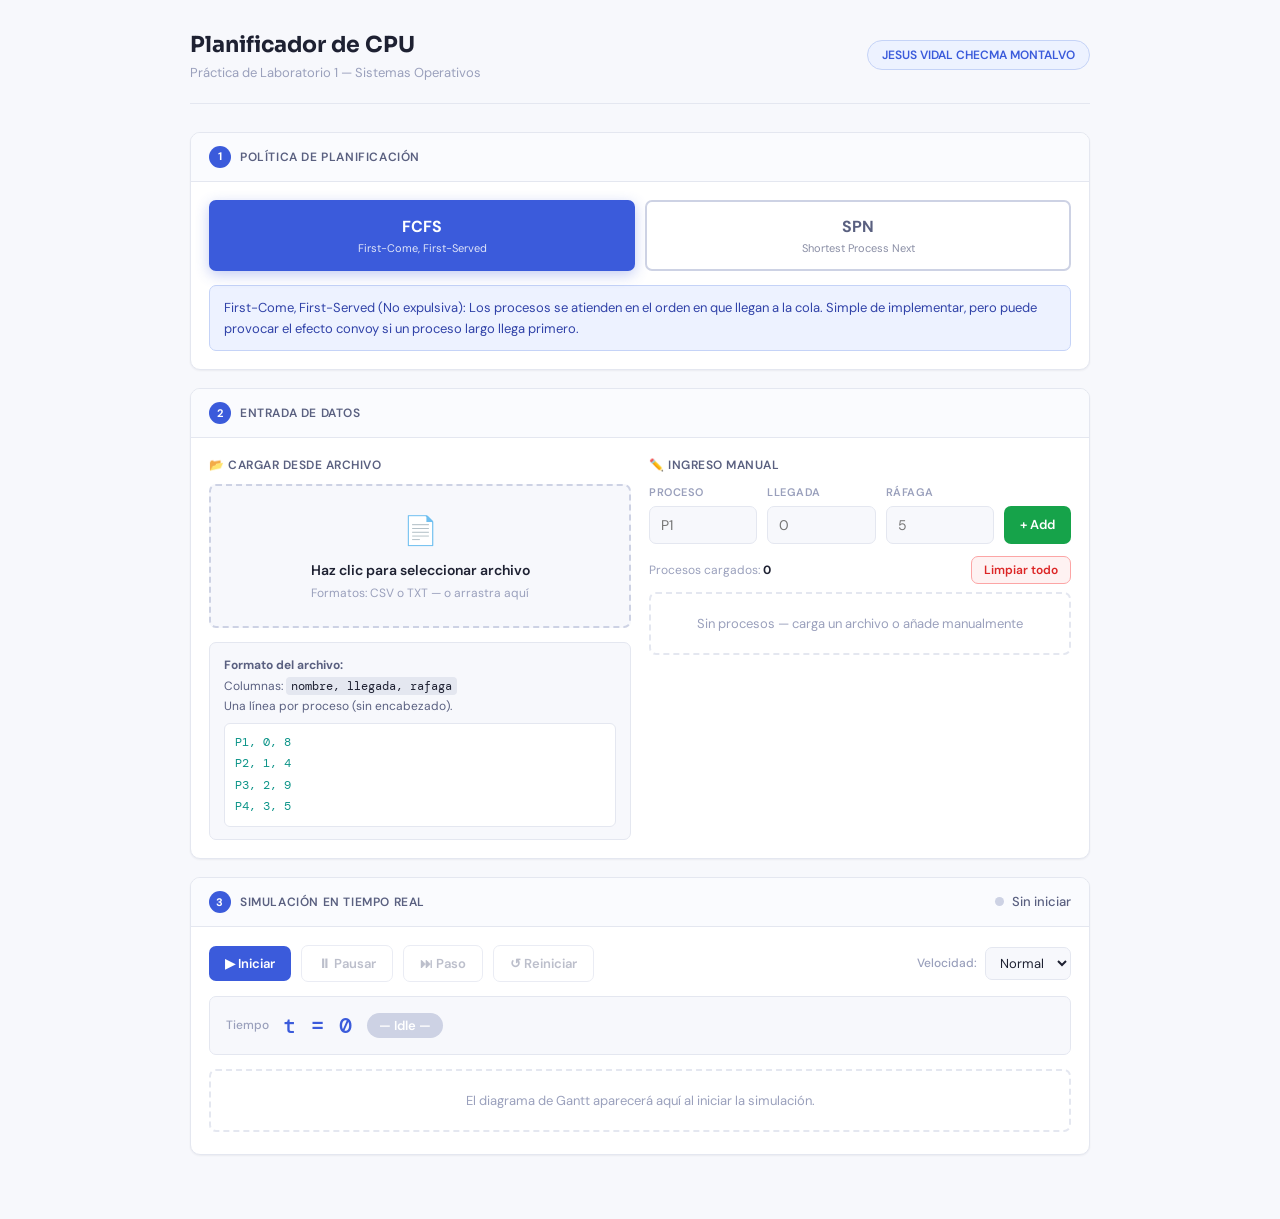
<file: index.html>
<!DOCTYPE html>
<html lang="es">
<head>
<meta charset="UTF-8">
<meta name="viewport" content="width=device-width, initial-scale=1.0">
<title>Práctica 1 — Planificador de CPU</title>
<link href="https://fonts.googleapis.com/css2?family=DM+Sans:ital,wght@0,300;0,400;0,500;0,600;1,400&family=DM+Mono:wght@400;500&family=Sora:wght@600;700&display=swap" rel="stylesheet">
<style>
:root {
  --bg:        #f7f8fc;
  --white:     #ffffff;
  --border:    #e4e7f0;
  --border2:   #cdd2e4;
  --text:      #1e2132;
  --text-mid:  #5a6080;
  --text-soft: #9aa0bc;
  --blue:      #3b5bdb;
  --blue-lt:   #edf2ff;
  --blue-dk:   #2f4ac0;
  --teal:      #0c9488;
  --teal-lt:   #f0fdfa;
  --green:     #16a34a;
  --green-lt:  #f0fdf4;
  --red:       #dc2626;
  --red-lt:    #fef2f2;
  --amber:     #b45309;
  --amber-lt:  #fffbeb;
  --shadow-xs: 0 1px 2px rgba(30,33,50,0.06);
  --shadow-sm: 0 2px 8px rgba(30,33,50,0.08), 0 1px 2px rgba(30,33,50,0.04);
  --shadow:    0 6px 24px rgba(30,33,50,0.10), 0 2px 6px rgba(30,33,50,0.05);
  --r:  10px;
  --r-sm: 7px;
}
*{margin:0;padding:0;box-sizing:border-box;}

body{
  font-family:'DM Sans',sans-serif;
  background:var(--bg);
  color:var(--text);
  min-height:100vh;
  padding:28px 16px 64px;
  line-height:1.5;
}

.topbar{
  max-width:900px;margin:0 auto 28px;
  display:flex;align-items:center;justify-content:space-between;
  padding-bottom:20px;border-bottom:1.5px solid var(--border);
}
.topbar-left h1{
  font-family:'Sora',sans-serif;font-size:22px;font-weight:700;
  color:var(--text);margin-bottom:2px;
}
.topbar-left p{font-size:13px;color:var(--text-soft);font-weight:400;}
.course-tag{
  background:var(--blue-lt);color:var(--blue);
  font-size:12px;font-weight:600;padding:5px 14px;
  border-radius:100px;border:1.5px solid #c5d3f7;
  white-space:nowrap;
}

.layout{max-width:900px;margin:0 auto;display:flex;flex-direction:column;gap:18px;}

.card{
  background:var(--white);border:1.5px solid var(--border);
  border-radius:var(--r);box-shadow:var(--shadow-xs);
  transition:box-shadow .2s;overflow:hidden;
}
.card:hover{box-shadow:var(--shadow-sm);}

.card-head{
  display:flex;align-items:center;justify-content:space-between;
  padding:13px 18px;border-bottom:1.5px solid var(--border);
  background:#fafbfe;
}
.card-title{
  display:flex;align-items:center;gap:9px;
  font-size:12px;font-weight:600;text-transform:uppercase;
  letter-spacing:.6px;color:var(--text-mid);
}
.step-badge{
  width:22px;height:22px;border-radius:50%;
  background:var(--blue);color:#fff;
  font-size:11px;font-weight:700;
  display:flex;align-items:center;justify-content:center;
  flex-shrink:0;
}
.card-body{padding:18px;}

.two-col{display:grid;grid-template-columns:1fr 1fr;gap:18px;}
@media(max-width:620px){.two-col{grid-template-columns:1fr;}}

.policy-grid{display:flex;gap:10px;margin-bottom:14px;}
.policy-btn{
  flex:1;padding:14px 10px;
  border:2px solid var(--border2);background:var(--white);
  color:var(--text-mid);font-family:'DM Sans',sans-serif;
  font-size:14px;font-weight:600;cursor:pointer;
  border-radius:var(--r-sm);transition:all .15s;
  display:flex;flex-direction:column;align-items:center;gap:4px;
}
.policy-btn .p-name{font-size:16px;font-weight:700;}
.policy-btn .p-sub{font-size:11px;font-weight:400;opacity:.7;}
.policy-btn:hover{border-color:var(--blue);color:var(--blue);background:var(--blue-lt);}
.policy-btn.active{
  border-color:var(--blue);background:var(--blue);color:#fff;
  box-shadow:0 4px 14px rgba(59,91,219,.3);
}
.policy-btn.active .p-sub{opacity:.85;}

.policy-desc{
  padding:11px 14px;background:var(--blue-lt);
  border:1.5px solid #c5d3f7;border-radius:var(--r-sm);
  font-size:13px;color:#3042a8;line-height:1.65;
}

.file-zone{
  border:2px dashed var(--border2);border-radius:var(--r-sm);
  padding:24px;text-align:center;cursor:pointer;
  transition:all .2s;background:var(--bg);
  display:block;
}
.file-zone:hover,.file-zone.drag{
  border-color:var(--blue);background:var(--blue-lt);
}
.file-icon{font-size:28px;margin-bottom:8px;}
.file-title{font-size:14px;font-weight:600;color:var(--text);margin-bottom:3px;}
.file-sub{font-size:12px;color:var(--text-soft);}
.file-name{
  margin-top:10px;font-size:12px;font-weight:600;
  color:var(--blue);background:var(--blue-lt);
  padding:4px 12px;border-radius:100px;display:inline-block;
}

.format-box{
  margin-top:14px;padding:12px 14px;background:var(--bg);
  border:1.5px solid var(--border);border-radius:var(--r-sm);
  font-size:12px;color:var(--text-mid);line-height:1.7;
}
.format-box code{
  font-family:'DM Mono',monospace;font-size:12px;
  background:var(--border);padding:1px 5px;border-radius:4px;
  color:var(--text);
}
.format-box .ex{
  font-family:'DM Mono',monospace;font-size:12px;
  background:var(--white);border:1.5px solid var(--border);
  border-radius:6px;padding:8px 10px;margin-top:6px;
  color:var(--teal);white-space:pre;line-height:1.8;display:block;
}

.manual-grid{
  display:grid;grid-template-columns:1fr 1fr 1fr auto;
  gap:10px;align-items:end;margin-bottom:12px;
}
.field label{
  display:block;font-size:11px;font-weight:600;
  text-transform:uppercase;letter-spacing:.5px;
  color:var(--text-soft);margin-bottom:5px;
}
.field input{
  width:100%;padding:9px 11px;background:var(--bg);
  border:1.5px solid var(--border);color:var(--text);
  font-family:'DM Sans',sans-serif;font-size:14px;
  border-radius:var(--r-sm);outline:none;
  transition:border-color .15s,background .15s;
}
.field input:focus{
  border-color:var(--blue);background:var(--white);
  box-shadow:0 0 0 3px rgba(59,91,219,.08);
}
.field input.err{border-color:var(--red);background:var(--red-lt);}

.btn{
  display:inline-flex;align-items:center;gap:7px;
  padding:9px 16px;border:none;cursor:pointer;
  font-family:'DM Sans',sans-serif;font-size:13px;font-weight:600;
  border-radius:var(--r-sm);transition:all .15s;
}
.btn-green{background:var(--green);color:#fff;}
.btn-green:hover{background:#15803d;transform:translateY(-1px);box-shadow:0 4px 12px rgba(22,163,74,.3);}
.btn-blue{background:var(--blue);color:#fff;}
.btn-blue:hover{background:var(--blue-dk);transform:translateY(-1px);box-shadow:0 4px 14px rgba(59,91,219,.35);}
.btn-outline{background:var(--white);color:var(--text-mid);border:1.5px solid var(--border2);}
.btn-outline:hover{border-color:var(--blue);color:var(--blue);background:var(--blue-lt);}
.btn-red-soft{background:var(--red-lt);color:var(--red);border:1.5px solid #fca5a5;}
.btn-red-soft:hover{background:#fee2e2;}
.btn:active{transform:translateY(0);}
.btn:disabled{opacity:.4;cursor:default;transform:none !important;}

.proc-list{display:flex;flex-direction:column;gap:5px;}
.proc-row{
  display:grid;grid-template-columns:44px 1fr 1fr auto;
  align-items:center;gap:8px;padding:9px 13px;
  background:var(--bg);border:1.5px solid var(--border);
  border-radius:var(--r-sm);animation:slideIn .2s ease;
}
@keyframes slideIn{from{opacity:0;transform:translateY(-4px)}to{opacity:1;transform:translateY(0)}}
.proc-badge{
  padding:3px 0;border-radius:5px;font-weight:700;
  font-size:13px;text-align:center;color:#fff;
}
.proc-kv{font-size:13px;color:var(--text-mid);}
.proc-kv b{color:var(--text);font-weight:600;margin-left:4px;}
.btn-del{
  width:26px;height:26px;border:1.5px solid var(--border2);
  background:var(--white);color:var(--text-soft);border-radius:6px;
  cursor:pointer;font-size:15px;display:flex;align-items:center;justify-content:center;
  transition:all .15s;
}
.btn-del:hover{background:var(--red-lt);border-color:var(--red);color:var(--red);}

.empty-hint{
  padding:20px;text-align:center;color:var(--text-soft);font-size:13px;
  border:2px dashed var(--border);border-radius:var(--r-sm);
}

.sim-controls{
  display:flex;align-items:center;gap:10px;flex-wrap:wrap;
}
.speed-group{
  display:flex;align-items:center;gap:8px;margin-left:auto;
}
.speed-label{font-size:12px;color:var(--text-soft);font-weight:500;}
.speed-select{
  padding:6px 10px;background:var(--bg);border:1.5px solid var(--border);
  color:var(--text);font-family:'DM Sans',sans-serif;font-size:13px;
  border-radius:var(--r-sm);outline:none;cursor:pointer;
}
.speed-select:focus{border-color:var(--blue);}

.sim-status{
  display:flex;align-items:center;gap:8px;
  font-size:13px;color:var(--text-mid);font-weight:500;
}
.status-dot{
  width:9px;height:9px;border-radius:50%;background:var(--border2);
  transition:background .3s;
}
.status-dot.running{background:var(--green);animation:pulse-dot 1s ease-in-out infinite;}
.status-dot.done{background:var(--blue);}
@keyframes pulse-dot{0%,100%{transform:scale(1)}50%{transform:scale(1.3)}}

.clock-row{
  display:flex;align-items:center;gap:14px;
  padding:12px 16px;background:var(--bg);
  border:1.5px solid var(--border);border-radius:var(--r-sm);
  margin-bottom:14px;
}
.clock-label{font-size:12px;color:var(--text-soft);font-weight:500;}
.clock-val{
  font-family:'DM Mono',monospace;font-size:22px;
  font-weight:500;color:var(--blue);letter-spacing:1px;
}
.clock-running-proc{
  font-size:13px;font-weight:600;
  padding:3px 12px;border-radius:100px;color:#fff;
  transition:background .3s;
}
.queue-chips{display:flex;gap:6px;flex-wrap:wrap;margin-left:auto;}
.q-chip{
  padding:3px 10px;border-radius:100px;font-size:11px;
  font-weight:600;background:var(--border);color:var(--text-mid);
  border:1.5px solid var(--border2);
}

.gantt-outer{overflow-x:auto;padding-bottom:4px;}
.gantt-inner-wrap{min-width:560px;}

.gantt-row{
  display:flex;align-items:center;gap:10px;
  margin-bottom:7px;animation:fadeUp .3s ease both;
}
@keyframes fadeUp{from{opacity:0;transform:translateY(5px)}to{opacity:1;transform:translateY(0)}}

.g-label{
  width:42px;text-align:right;flex-shrink:0;
  font-family:'DM Mono',monospace;font-size:12px;
  font-weight:500;color:var(--text-mid);
}
.g-track{
  flex:1;height:36px;background:var(--bg);
  border:1.5px solid var(--border);border-radius:7px;
  position:relative;overflow:visible;
}
.g-block{
  position:absolute;top:3px;bottom:3px;border-radius:5px;
  display:flex;align-items:center;justify-content:center;
  font-family:'DM Mono',monospace;font-size:11px;font-weight:500;
  color:#fff;cursor:default;transition:filter .15s,transform .15s;
  overflow:hidden;
}
.g-block:hover{filter:brightness(1.12);transform:scaleY(1.1);z-index:5;}

/* Animated fill for live blocks */
.g-block.live{
  animation:growBlock .35s cubic-bezier(.34,1.56,.64,1) both;
  transform-origin:left;
}
@keyframes growBlock{from{transform:scaleX(0);opacity:0}to{transform:scaleX(1);opacity:1}}

.g-block .g-tip{
  display:none;position:absolute;
  bottom:calc(100% + 7px);left:50%;transform:translateX(-50%);
  background:var(--text);color:#fff;font-size:11px;
  padding:5px 10px;border-radius:6px;white-space:nowrap;
  z-index:30;pointer-events:none;box-shadow:var(--shadow-sm);
}
.g-block .g-tip::after{
  content:'';position:absolute;top:100%;left:50%;transform:translateX(-50%);
  border:5px solid transparent;border-top-color:var(--text);
}
.g-block:hover .g-tip{display:block;}

.g-idle{
  position:absolute;top:3px;bottom:3px;border-radius:5px;
  background:repeating-linear-gradient(45deg,transparent,transparent 4px,rgba(0,0,0,.04) 4px,rgba(0,0,0,.04) 8px);
  border:1.5px dashed var(--border2);display:flex;align-items:center;
  justify-content:center;font-size:10px;color:var(--text-soft);
}

/* CPU bar */
.g-cpu-track{
  flex:1;height:22px;background:var(--bg);
  border:1.5px solid var(--border);border-radius:5px;
  position:relative;overflow:hidden;
}

/* Ruler */
.g-ruler{position:relative;height:18px;margin-left:52px;}
.r-tick{
  position:absolute;transform:translateX(-50%);
  font-family:'DM Mono',monospace;font-size:10px;color:var(--text-soft);
}

/* ── Stats ── */
.stats-grid{
  display:grid;grid-template-columns:repeat(auto-fit,minmax(120px,1fr));
  gap:10px;margin-bottom:14px;
}
.stat-card{
  background:var(--bg);border:1.5px solid var(--border);
  border-radius:var(--r-sm);padding:14px 12px;text-align:center;
}
.stat-card.highlight{background:var(--blue-lt);border-color:#c5d3f7;}
.stat-lbl{font-size:11px;font-weight:600;text-transform:uppercase;letter-spacing:.5px;color:var(--text-soft);margin-bottom:5px;}
.stat-val{font-family:'DM Mono',monospace;font-size:22px;font-weight:500;color:var(--blue);line-height:1;}
.stat-unit{font-size:11px;color:var(--text-soft);margin-top:3px;}

.util-row{display:flex;align-items:center;gap:12px;}
.util-lbl{font-size:12px;color:var(--text-soft);font-weight:500;width:115px;flex-shrink:0;}
.util-track{flex:1;height:9px;background:var(--border);border-radius:100px;overflow:hidden;}
.util-fill{height:100%;background:linear-gradient(90deg,var(--blue),#748ffc);border-radius:100px;transition:width .8s cubic-bezier(.34,1.56,.64,1);}
.util-pct{font-family:'DM Mono',monospace;font-size:13px;font-weight:500;color:var(--blue);width:42px;text-align:right;}

/* ── Results table ── */
.rtable{width:100%;border-collapse:collapse;font-size:13px;}
.rtable th{
  padding:10px 14px;font-size:11px;font-weight:600;
  text-transform:uppercase;letter-spacing:.5px;color:var(--text-soft);
  background:#fafbfe;border-bottom:1.5px solid var(--border);
  text-align:left;white-space:nowrap;
}
.rtable th.num,.rtable td.num{text-align:right;font-family:'DM Mono',monospace;}
.rtable td{padding:11px 14px;border-bottom:1px solid var(--border);color:var(--text);}
.rtable tr:last-child td{border-bottom:none;}
.rtable tr:hover td{background:var(--bg);}
.rtable tr.avg-row td{
  background:#fafbfe;font-weight:600;color:var(--blue);
  border-top:2px solid var(--border);
}
.proc-chip{
  display:inline-flex;align-items:center;gap:6px;
  padding:3px 11px 3px 8px;border-radius:100px;
  font-weight:700;font-size:13px;color:#fff;
}
.chip-dot{width:8px;height:8px;border-radius:50%;background:rgba(255,255,255,.5);}

/* ── Validation msgs ── */
.msg{
  padding:10px 14px;border-radius:var(--r-sm);font-size:13px;
  margin-bottom:10px;display:none;
}
.msg.show{display:flex;align-items:center;gap:8px;}
.msg-warn{background:var(--amber-lt);border:1.5px solid #fcd34d;color:var(--amber);}
.msg-err{background:var(--red-lt);border:1.5px solid #fca5a5;color:var(--red);}
.msg-ok{background:var(--green-lt);border:1.5px solid #86efac;color:var(--green);}

/* ── Divider ── */
hr.div{border:none;border-top:1.5px solid var(--border);margin:6px 0;}

.hidden{display:none!important;}
</style>
</head>
<body>

<div class="topbar">
  <div class="topbar-left">
    <h1>Planificador de CPU</h1>
    <p>Práctica de Laboratorio 1 — Sistemas Operativos</p>
  </div>
  <span class="course-tag">JESUS VIDAL CHECMA MONTALVO</span>
</div>

<div class="layout">

  <!-- ① Política -->
  <div class="card">
    <div class="card-head">
      <div class="card-title"><span class="step-badge">1</span>Política de Planificación</div>
    </div>
    <div class="card-body">
      <div class="policy-grid">
        <button class="policy-btn active" onclick="seleccionarPolitica('FCFS')" id="btn-FCFS">
          <span class="p-name">FCFS</span>
          <span class="p-sub">First-Come, First-Served</span>
        </button>
        <button class="policy-btn" onclick="seleccionarPolitica('SPN')" id="btn-SPN">
          <span class="p-name">SPN</span>
          <span class="p-sub">Shortest Process Next</span>
        </button>
      </div>
      <div class="policy-desc" id="policy-desc"></div>
    </div>
  </div>

  <!-- ② Entrada -->
  <div class="card">
    <div class="card-head">
      <div class="card-title"><span class="step-badge">2</span>Entrada de Datos</div>
    </div>
    <div class="card-body">
      <div class="two-col">

        <!-- Archivo -->
        <div>
          <p style="font-size:12px;font-weight:600;color:var(--text-mid);text-transform:uppercase;letter-spacing:.5px;margin-bottom:10px;">📂 Cargar desde archivo</p>
          <input type="file" id="file-input" accept=".csv,.txt" style="display:none" onchange="cargarArchivo(event)">
          <label class="file-zone" id="file-zone" for="file-input">
            <div class="file-icon">📄</div>
            <div class="file-title">Haz clic para seleccionar archivo</div>
            <div class="file-sub">Formatos: CSV o TXT — o arrastra aquí</div>
            <div class="file-name hidden" id="file-name-display"></div>
          </label>
          <div class="format-box">
            <strong>Formato del archivo:</strong><br>
            Columnas: <code>nombre, llegada, rafaga</code><br>
            Una línea por proceso (sin encabezado).<br>
            <span class="ex">P1, 0, 8
P2, 1, 4
P3, 2, 9
P4, 3, 5</span>
          </div>
        </div>

        <!-- Manual -->
        <div>
          <p style="font-size:12px;font-weight:600;color:var(--text-mid);text-transform:uppercase;letter-spacing:.5px;margin-bottom:10px;">✏️ Ingreso manual</p>
          <div class="manual-grid">
            <div class="field">
              <label>Proceso</label>
              <input type="text" id="procName" placeholder="P1" maxlength="4">
            </div>
            <div class="field">
              <label>Llegada</label>
              <input type="number" id="arrivalTime" placeholder="0" min="0">
            </div>
            <div class="field">
              <label>Ráfaga</label>
              <input type="number" id="cpuBurst" placeholder="5" min="1">
            </div>
            <button class="btn btn-green" onclick="anadirProceso()" style="height:38px">+ Add</button>
          </div>

          <div class="msg msg-warn" id="msg-warn">⚠ <span id="msg-warn-text"></span></div>
          <div class="msg msg-err"  id="msg-err">✕ <span id="msg-err-text"></span></div>
          <div class="msg msg-ok"   id="msg-ok">✓ <span id="msg-ok-text"></span></div>

          <div style="display:flex;justify-content:space-between;align-items:center;margin-bottom:8px;">
            <span style="font-size:12px;color:var(--text-soft)">Procesos cargados: <b id="proc-count" style="color:var(--text)">0</b></span>
            <button class="btn btn-red-soft" style="padding:5px 12px;font-size:12px" onclick="limpiarTodo()">Limpiar todo</button>
          </div>

          <div class="proc-list" id="proc-list"></div>
        </div>

      </div>
    </div>
  </div>

  <!-- ③ Simulación -->
  <div class="card">
    <div class="card-head">
      <div class="card-title"><span class="step-badge">3</span>Simulación en Tiempo Real</div>
      <div class="sim-status">
        <div class="status-dot" id="status-dot"></div>
        <span id="status-text">Sin iniciar</span>
      </div>
    </div>
    <div class="card-body">

      <div class="sim-controls" style="margin-bottom:14px;">
        <button class="btn btn-blue" onclick="iniciarSim()" id="btn-start">▶ Iniciar</button>
        <button class="btn btn-outline" onclick="pausarSim()" id="btn-pause" disabled>⏸ Pausar</button>
        <button class="btn btn-outline" onclick="avanzarPaso()" id="btn-step" disabled>⏭ Paso</button>
        <button class="btn btn-outline" onclick="reiniciarSim()" id="btn-reset" disabled>↺ Reiniciar</button>
        <div class="speed-group">
          <span class="speed-label">Velocidad:</span>
          <select class="speed-select" id="speed-select">
            <option value="1200">Lenta</option>
            <option value="700" selected>Normal</option>
            <option value="350">Rápida</option>
            <option value="100">Turbo</option>
          </select>
        </div>
      </div>

      <!-- Clock -->
      <div class="clock-row">
        <span class="clock-label">Tiempo</span>
        <span class="clock-val" id="clock">t = 0</span>
        <span class="clock-running-proc" id="running-proc" style="background:var(--border2)">— Idle —</span>
        <div class="queue-chips" id="queue-display"></div>
      </div>

      <!-- Gantt dinámico -->
      <div class="gantt-outer">
        <div class="gantt-inner-wrap" id="gantt-wrap">
          <div class="empty-hint" id="gantt-empty">El diagrama de Gantt aparecerá aquí al iniciar la simulación.</div>
        </div>
      </div>
    </div>
  </div>

  <!-- ④ Resultados -->
  <div class="card hidden" id="results-card">
    <div class="card-head">
      <div class="card-title"><span class="step-badge">4</span>Métricas y Resultados</div>
      <span id="results-algo-tag" style="font-size:12px;font-weight:600;color:var(--blue);background:var(--blue-lt);padding:4px 12px;border-radius:100px;border:1.5px solid #c5d3f7;"></span>
    </div>
    <div class="card-body">
      <div class="stats-grid" id="stats-grid"></div>
      <div class="util-row" style="margin-bottom:18px;">
        <span class="util-lbl">Utilización CPU</span>
        <div class="util-track"><div class="util-fill" id="util-fill" style="width:0%"></div></div>
        <span class="util-pct" id="util-pct">0%</span>
      </div>
      <hr class="div">
      <p style="font-size:12px;font-weight:600;text-transform:uppercase;letter-spacing:.5px;color:var(--text-soft);margin:14px 0 10px;">Detalle por proceso</p>
      <div style="overflow-x:auto">
        <table class="rtable" id="rtable"></table>
      </div>
    </div>
  </div>

</div><!-- /layout -->

<script>
/* VARIABLES GLOBALES */
const PALETA = ['#3b5bdb','#0c9488','#c2410c','#7c3aed','#15803d','#b45309','#db2777','#0369a1'];
let procesos  = [];
let mapaColores   = {};
let politica     = 'FCFS';

// Estado de la simulación
let lineaTiempoSim   = [];
let pasoSim       = 0;
let timerSim      = null;
let simEjecutando    = false;
let simPausado     = false;
let simTerminado       = false;

/* DESCRIPCIONES DE ALGORITMOS */
const DESC_POLITICA = {
  FCFS: "First-Come, First-Served (No expulsiva): Los procesos se atienden en el orden en que llegan a la cola. Simple de implementar, pero puede provocar el efecto convoy si un proceso largo llega primero.",
  SPN:  "Shortest Process Next (No expulsiva): Cuando la CPU queda libre, se selecciona el proceso disponible con menor ráfaga de CPU. Minimiza el tiempo promedio de espera, pero puede causar inanición en procesos largos.",
};

function seleccionarPolitica(p) {
  politica = p;
  document.querySelectorAll('.policy-btn').forEach(b => b.classList.remove('active'));
  document.getElementById('btn-' + p).classList.add('active');
  document.getElementById('policy-desc').textContent = DESC_POLITICA[p];
  reiniciarSim();
}

/* ENTRADA DE ARCHIVOS */
const zonaArchivo = document.getElementById('file-zone');
zonaArchivo.addEventListener('dragover', e => { e.preventDefault(); zonaArchivo.classList.add('drag'); });
zonaArchivo.addEventListener('dragleave', () => zonaArchivo.classList.remove('drag'));
zonaArchivo.addEventListener('drop', e => {
  e.preventDefault(); zonaArchivo.classList.remove('drag');
  const archivo = e.dataTransfer.files[0];
  if (archivo) analizarArchivo(archivo);
});

function cargarArchivo(evt) {
  const archivo = evt.target.files[0];
  if (archivo) analizarArchivo(archivo);
}

function analizarArchivo(archivo) {
  const ext = archivo.name.split('.').pop().toLowerCase();
  if (!['csv','txt'].includes(ext)) { mostrarMsg('err','Solo se aceptan archivos .csv o .txt'); return; }

  const lector = new FileReader();
  lector.onload = e => {
    const lineas = e.target.result.split(/\r?\n/).filter(l => l.trim() && !l.startsWith('#'));
    const parseados = [], errores = [];

    lineas.forEach((linea, i) => {
      const cols = linea.split(/,|;|\t/).map(c => c.trim());
      if (cols.length < 3) { errores.push(`Línea ${i+1}: faltan columnas`); return; }
      const nombre    = cols[0];
      const llegada = parseInt(cols[1]);
      const rafaga   = parseInt(cols[2]);
      if (!nombre)         { errores.push(`Línea ${i+1}: nombre inválido`); return; }
      if (isNaN(llegada)){ errores.push(`Línea ${i+1}: tiempo de llegada inválido`); return; }
      if (isNaN(rafaga)||rafaga<=0){ errores.push(`Línea ${i+1}: ráfaga inválida`); return; }
      if (procesos.find(p=>p.name===nombre)||parseados.find(p=>p.name===nombre)) { errores.push(`Línea ${i+1}: proceso "${nombre}" duplicado`); return; }
      parseados.push({ name: nombre, arrival: llegada, burst: rafaga });
    });

    if (errores.length) { mostrarMsg('warn', errores[0] + (errores.length>1?` (+${errores.length-1} más)`:'')); }
    if (parseados.length) {
      parseados.forEach(p => anadirALista(p));
      document.getElementById('file-name-display').textContent = `✓ ${archivo.name} — ${parseados.length} procesos`;
      document.getElementById('file-name-display').classList.remove('hidden');
      mostrarMsg('ok', `${parseados.length} proceso(s) cargados desde "${archivo.name}"`);
      reiniciarSim();
    }
  };
  lector.readAsText(archivo);
}

/* ENTRADA MANUAL */
function anadirProceso() {
  const nombreEl  = document.getElementById('procName');
  const llegadaEl   = document.getElementById('arrivalTime');
  const rafagaEl = document.getElementById('cpuBurst');

  const rawLlegada   = llegadaEl.value.trim();
  const rawRafaga = rafagaEl.value.trim();
  const llegada  = rawLlegada === '' ? 0 : parseInt(rawLlegada);
  const rafaga    = parseInt(rawRafaga);

  let nombre = nombreEl.value.trim();
  if (!nombre) {
    let n = procesos.length + 1;
    while (procesos.find(p => p.name === 'P' + n)) n++;
    nombre = 'P' + n;
  }

  if (isNaN(llegada) || llegada < 0) { errorCampo(llegadaEl, 'Tiempo de llegada inválido (debe ser ≥ 0)'); return; }
  if (isNaN(rafaga)   || rafaga <= 0)  { errorCampo(rafagaEl, 'Ráfaga inválida (debe ser > 0)'); return; }
  if (procesos.find(p => p.name === nombre)) { mostrarMsg('warn', `El proceso "${nombre}" ya existe, elige otro nombre`); nombreEl.value = ''; nombreEl.focus(); return; }

  anadirALista({ name: nombre, arrival: llegada, burst: rafaga });
  nombreEl.value = ''; llegadaEl.value = ''; rafagaEl.value = '';
  mostrarMsg('ok', `Proceso ${nombre} añadido (llegada=${llegada}, ráfaga=${rafaga})`);
  nombreEl.focus();
  reiniciarSim();
}

function anadirALista(p) {
  const color = PALETA[procesos.length % PALETA.length];
  procesos.push({ ...p, color });
  mapaColores[p.name] = color;
  mostrarLista();
}

function quitarProceso(i) {
  procesos.splice(i, 1);
  mapaColores = {};
  procesos.forEach((p,idx) => { p.color = PALETA[idx % PALETA.length]; mapaColores[p.name] = p.color; });
  mostrarLista();
  reiniciarSim();
}

function limpiarTodo() {
  procesos = []; mapaColores = {};
  mostrarLista(); reiniciarSim();
  document.getElementById('file-name-display').classList.add('hidden');
  document.getElementById('file-name-display').textContent = '';
}

function mostrarLista() {
  const el = document.getElementById('proc-list');
  document.getElementById('proc-count').textContent = procesos.length;
  if (!procesos.length) {
    el.innerHTML = '<div class="empty-hint">Sin procesos — carga un archivo o añade manualmente</div>';
    return;
  }
  el.innerHTML = procesos.map((p,i) => `
    <div class="proc-row" style="border-left:3px solid ${p.color}">
      <div class="proc-badge" style="background:${p.color}">${p.name}</div>
      <div class="proc-kv">Llegada <b>${p.arrival}</b></div>
      <div class="proc-kv">Ráfaga <b>${p.burst}</b></div>
      <button class="btn-del" onclick="quitarProceso(${i})">×</button>
    </div>
  `).join('');
}

/* ALGORITMOS DE PLANIFICACIÓN */
function calcularLineaTiempo(ps, pol) {
  if (pol === 'FCFS') return algoritmoFCFS(ps);
  return algoritmoSPN(ps);
}

function algoritmoFCFS(ps) {
  const ordenados = [...ps].sort((a,b) => a.arrival-b.arrival || a.name.localeCompare(b.name));
  let t=0, linea=[];
  for (const p of ordenados) {
    if (t < p.arrival) { linea.push({name:'IDLE',start:t,end:p.arrival}); t=p.arrival; }
    linea.push({name:p.name,start:t,end:t+p.burst}); t+=p.burst;
  }
  return linea;
}

function algoritmoSPN(ps) {
  let pendientes=[...ps].sort((a,b)=>a.arrival-b.arrival), t=0, linea=[];
  while (pendientes.length) {
    const disponibles = pendientes.filter(p=>p.arrival<=t);
    if (!disponibles.length) { linea.push({name:'IDLE',start:t,end:pendientes[0].arrival}); t=pendientes[0].arrival; continue; }
    disponibles.sort((a,b)=>a.burst-b.burst || a.arrival-b.arrival || a.name.localeCompare(b.name));
    const proc=disponibles[0];
    linea.push({name:proc.name,start:t,end:t+proc.burst}); t+=proc.burst;
    pendientes=pendientes.filter(p=>p!==proc);
  }
  return linea;
}

/* MOTOR DE SIMULACIÓN */
function iniciarSim() {
  if (!procesos.length) { mostrarMsg('warn','Añade al menos un proceso antes de simular'); return; }
  if (simEjecutando && !simPausado) return;

  if (!lineaTiempoSim.length) {
    lineaTiempoSim = calcularLineaTiempo(procesos, politica);
    pasoSim     = 0;
    inicializarGantt();
  }

  simEjecutando = true; simPausado = false; simTerminado = false;
  cambiarEstado('running','Simulando...');
  configurarControles(true);
  pulso();
}

function pulso() {
  if (!simEjecutando || simPausado) return;
  if (pasoSim >= lineaTiempoSim.length) { terminarSim(); return; }
  avanzarPaso();
  const retraso = parseInt(document.getElementById('speed-select').value);
  timerSim = setTimeout(pulso, retraso);
}

function avanzarPaso() {
  if (pasoSim >= lineaTiempoSim.length) { terminarSim(); return; }
  dibujarSegmento(lineaTiempoSim[pasoSim]);
  actualizarReloj(lineaTiempoSim[pasoSim]);
  pasoSim++;
  if (pasoSim >= lineaTiempoSim.length) {
    clearTimeout(timerSim); terminarSim();
  }
}

function pausarSim() {
  if (!simEjecutando) return;
  simPausado = !simPausado;
  clearTimeout(timerSim);
  if (simPausado) {
    cambiarEstado('','Pausado');
    document.getElementById('btn-pause').textContent = '▶ Reanudar';
  } else {
    document.getElementById('btn-pause').textContent = '⏸ Pausar';
    cambiarEstado('running','Simulando...');
    pulso();
  }
}

function reiniciarSim() {
  clearTimeout(timerSim);
  lineaTiempoSim=[]; pasoSim=0; simEjecutando=false; simPausado=false; simTerminado=false;
  cambiarEstado('','Sin iniciar');
  configurarControles(false);
  document.getElementById('gantt-wrap').innerHTML = '<div class="empty-hint" id="gantt-empty">El diagrama de Gantt aparecerá aquí al iniciar la simulación.</div>';
  document.getElementById('clock').textContent = 't = 0';
  document.getElementById('running-proc').textContent = '— Idle —';
  document.getElementById('running-proc').style.background = 'var(--border2)';
  document.getElementById('queue-display').innerHTML = '';
  document.getElementById('results-card').classList.add('hidden');
  document.getElementById('btn-pause').textContent = '⏸ Pausar';
}

function terminarSim() {
  simEjecutando=false; simTerminado=true;
  clearTimeout(timerSim);
  cambiarEstado('done','Completado');
  configurarControles(false, true);
  actualizarReloj(lineaTiempoSim[lineaTiempoSim.length-1], true);
  mostrarResultados();
}

function configurarControles(ejecutando, terminado=false) {
  document.getElementById('btn-start').disabled  = ejecutando || terminado;
  document.getElementById('btn-pause').disabled  = !ejecutando || terminado;
  document.getElementById('btn-step').disabled   = (!ejecutando && !lineaTiempoSim.length) || terminado;
  document.getElementById('btn-reset').disabled  = (!lineaTiempoSim.length && !procesos.length);
  if (terminado) {
    document.getElementById('btn-step').disabled = true;
    document.getElementById('btn-reset').disabled = false;
  }
}

function cambiarEstado(clase, texto) {
  const punto = document.getElementById('status-dot');
  punto.className = 'status-dot' + (clase ? ' '+clase : '');
  document.getElementById('status-text').textContent = texto;
}

/* DIAGRAMA DE GANTT */
let estadoGantt = {};

function inicializarGantt() {
  const contenedor = document.getElementById('gantt-wrap');
  contenedor.innerHTML = '';
  estadoGantt = {};

  const totalFin = Math.max(...lineaTiempoSim.map(s=>s.end));
  const nombresProcesos = [...new Set(lineaTiempoSim.filter(s=>s.name!=='IDLE').map(s=>s.name))];

  nombresProcesos.forEach((nombre, i) => {
    const color = mapaColores[nombre] || PALETA[i%PALETA.length];
    const filaEl = document.createElement('div');
    filaEl.className='gantt-row';
    filaEl.style.animationDelay = `${i*0.05}s`;
    filaEl.innerHTML = `
      <span class="g-label" style="color:${color}">${nombre}</span>
      <div class="g-track" id="gtrack-${nombre}"></div>
    `;
    contenedor.appendChild(filaEl);
    estadoGantt[nombre] = { totalFin };
  });

  const filaCP = document.createElement('div');
  filaCP.style.cssText='display:flex;align-items:center;gap:10px;margin:6px 0;';
  filaCP.innerHTML=`<span class="g-label" style="font-size:10px;color:var(--text-soft)">CPU</span><div class="g-cpu-track" id="gtrack-CPU"></div>`;
  contenedor.appendChild(filaCP);
  estadoGantt['CPU'] = { totalFin };

  const reglaEl = document.createElement('div');
  reglaEl.className = 'g-ruler';
  reglaEl.id = 'gantt-ruler';
  contenedor.appendChild(reglaEl);

  actualizarRegla(0, totalFin);
}

function dibujarSegmento(seg) {
  const totalFin = Math.max(...lineaTiempoSim.map(s=>s.end));
  const Porcentaje = v => (v/totalFin*100).toFixed(3)+'%';
  const duracion = seg.end - seg.start;

  if (seg.name !== 'IDLE') {
    const pista = document.getElementById('gtrack-' + seg.name);
    if (pista) {
      const bloque = document.createElement('div');
      bloque.className = 'g-block live';
      const color = mapaColores[seg.name] || '#888';
      bloque.style.cssText = `left:${Porcentaje(seg.start)};width:${Porcentaje(duracion)};background:${color};`;
      bloque.innerHTML = `
        <span class="g-tip">${seg.name} · t=${seg.start}→${seg.end} (${duracion}u)</span>
        ${duracion/totalFin > 0.06 ? seg.name : ''}
      `;
      pista.appendChild(bloque);
    }
  }

  const pistaCP = document.getElementById('gtrack-CPU');
  if (pistaCP) {
    const bloque = document.createElement('div');
    if (seg.name === 'IDLE') {
      bloque.className = 'g-idle';
      bloque.style.cssText = `position:absolute;left:${Porcentaje(seg.start)};width:${Porcentaje(duracion)};top:2px;bottom:2px;border-radius:4px;font-size:10px;`;
      bloque.textContent = 'idle';
    } else {
      bloque.className = 'g-block live';
      const color = mapaColores[seg.name] || '#888';
      bloque.style.cssText = `left:${Porcentaje(seg.start)};width:${Porcentaje(duracion)};background:${color};opacity:.75;`;
      bloque.innerHTML = `<span class="g-tip">${seg.name} [${seg.start}–${seg.end}]</span>`;
    }
    pistaCP.appendChild(bloque);
  }

  actualizarRegla(seg.end, totalFin);
}

function actualizarRegla(actual, total) {
  const regla = document.getElementById('gantt-ruler');
  if (!regla) return;
  regla.innerHTML = '';
  const paso = total<=20?1:total<=50?2:5;
  for (let t=0; t<=actual; t+=paso) {
    const marca = document.createElement('span');
    marca.className='r-tick';
    marca.style.left=(t/total*100).toFixed(2)+'%';
    marca.textContent=t;
    regla.appendChild(marca);
  }
  if (actual > 0 && actual % paso !== 0) {
    const marca=document.createElement('span');
    marca.className='r-tick';marca.style.left=(actual/total*100).toFixed(2)+'%';
    marca.textContent=actual; regla.appendChild(marca);
  }
}

function actualizarReloj(seg, terminado=false) {
  document.getElementById('clock').textContent = `t = ${terminado ? seg.end : seg.start}`;

  if (seg.name === 'IDLE') {
    document.getElementById('running-proc').textContent = '— Idle —';
    document.getElementById('running-proc').style.background = 'var(--border2)';
  } else {
    document.getElementById('running-proc').textContent = `Ejecutando: ${seg.name}`;
    document.getElementById('running-proc').style.background = mapaColores[seg.name] || 'var(--blue)';
  }

  const proximoT = seg.end;
  const enCola = procesos.filter(p => {
    const segmentos = lineaTiempoSim.filter(s => s.name === p.name);
    const primerSeg = segmentos[0];
    return primerSeg && primerSeg.start >= proximoT && p.arrival <= proximoT;
  });
  document.getElementById('queue-display').innerHTML = enCola.map(p =>
    `<span class="q-chip" style="background:${mapaColores[p.name]}20;border-color:${mapaColores[p.name]}60;color:${mapaColores[p.name]}">${p.name}</span>`
  ).join('') || '';
}

/* CÁLCULO DE MÉTRICAS */
function calcularMetricas(linea, ps) {
  return ps.map(p => {
    const segmentos  = linea.filter(s=>s.name===p.name);
    if (!segmentos.length) return null;
    const inicio = Math.min(...segmentos.map(s=>s.start));
    const fin   = Math.max(...segmentos.map(s=>s.end));
    return {
      ...p,
      start: inicio,
      end: fin,
      wait:       Math.max(0, inicio - p.arrival),
      turnaround: fin - p.arrival,
    };
  }).filter(Boolean);
}

function mostrarResultados() {
  const tarjeta = document.getElementById('results-card');
  tarjeta.classList.remove('hidden');
  tarjeta.scrollIntoView({behavior:'smooth', block:'start'});

  const metricas  = calcularMetricas(lineaTiempoSim, procesos);
  const totalFin = Math.max(...lineaTiempoSim.map(s=>s.end));
  const tiempoActivo = lineaTiempoSim.filter(s=>s.name!=='IDLE').reduce((a,s)=>a+(s.end-s.start),0);
  const utilizacion     = ((tiempoActivo/totalFin)*100).toFixed(1);
  const espPromedioEspera  = (metricas.reduce((a,m)=>a+m.wait,0)/metricas.length).toFixed(2);
  const espPromedioRetorno    = (metricas.reduce((a,m)=>a+m.turnaround,0)/metricas.length).toFixed(2);
  const transferencia     = (metricas.length/totalFin).toFixed(3);

  document.getElementById('results-algo-tag').textContent = politica;

  document.getElementById('stats-grid').innerHTML = [
    ['T. Espera Promedio', espPromedioEspera,  'unidades', true],
    ['T. Retorno Promedio', espPromedioRetorno,   'unidades', true],
    ['Transferencia',         transferencia,    'proc/u',   false],
    ['Tiempo Total CPU',   totalFin,'unidades', false],
    ['Procesos',           metricas.length,'total',false],
  ].map(([n,v,u,hl])=>`
    <div class="stat-card${hl?' highlight':''}">
      <div class="stat-lbl">${n}</div>
      <div class="stat-val">${v}</div>
      <div class="stat-unit">${u}</div>
    </div>
  `).join('');

  setTimeout(()=>{
    document.getElementById('util-fill').style.width=utilizacion+'%';
    document.getElementById('util-pct').textContent=utilizacion+'%';
  },300);

  const maxEspera = Math.max(...metricas.map(m=>m.wait));
  document.getElementById('rtable').innerHTML = `
    <thead><tr>
      <th>Proceso</th>
      <th class="num">Llegada</th>
      <th class="num">Ráfaga</th>
      <th class="num">Inicio</th>
      <th class="num">Fin</th>
      <th class="num">T. Espera</th>
      <th class="num">T. Retorno</th>
    </tr></thead>
    <tbody>
      ${metricas.map(m=>`
        <tr>
          <td><span class="proc-chip" style="background:${m.color}"><span class="chip-dot"></span>${m.name}</span></td>
          <td class="num">${m.arrival}</td>
          <td class="num">${m.burst}</td>
          <td class="num">${m.start}</td>
          <td class="num">${m.end}</td>
          <td class="num" style="color:${m.wait===maxEspera&&maxEspera>0?'var(--red)':'var(--green)'};font-weight:600">${m.wait}</td>
          <td class="num">${m.turnaround}</td>
        </tr>
      `).join('')}
      <tr class="avg-row">
        <td colspan="5" style="text-align:right;font-size:12px;color:var(--text-mid)">Promedios →</td>
        <td class="num">${espPromedioEspera}</td>
        <td class="num">${espPromedioRetorno}</td>
      </tr>
    </tbody>
  `;
}

/* FUNCIONES ÚTILES */
function mostrarMsg(tipo, texto) {
  ['warn','err','ok'].forEach(t => {
    const el=document.getElementById('msg-'+t);
    el.classList.remove('show');
  });
  const el = document.getElementById('msg-'+tipo);
  document.getElementById('msg-'+tipo+'-text').textContent = texto;
  el.classList.add('show');
  setTimeout(()=>el.classList.remove('show'), 4000);
}

function errorCampo(campo, mensaje) {
  campo.classList.add('err');
  mostrarMsg('err', mensaje);
  setTimeout(()=>campo.classList.remove('err'),800);
}

document.addEventListener('keydown', e => {
  if (e.key==='Enter' && ['procName','arrivalTime','cpuBurst'].includes(e.target.id)) anadirProceso();
});

seleccionarPolitica('FCFS');
mostrarLista();
configurarControles(false);
</script>
</body>
</html>
</file>
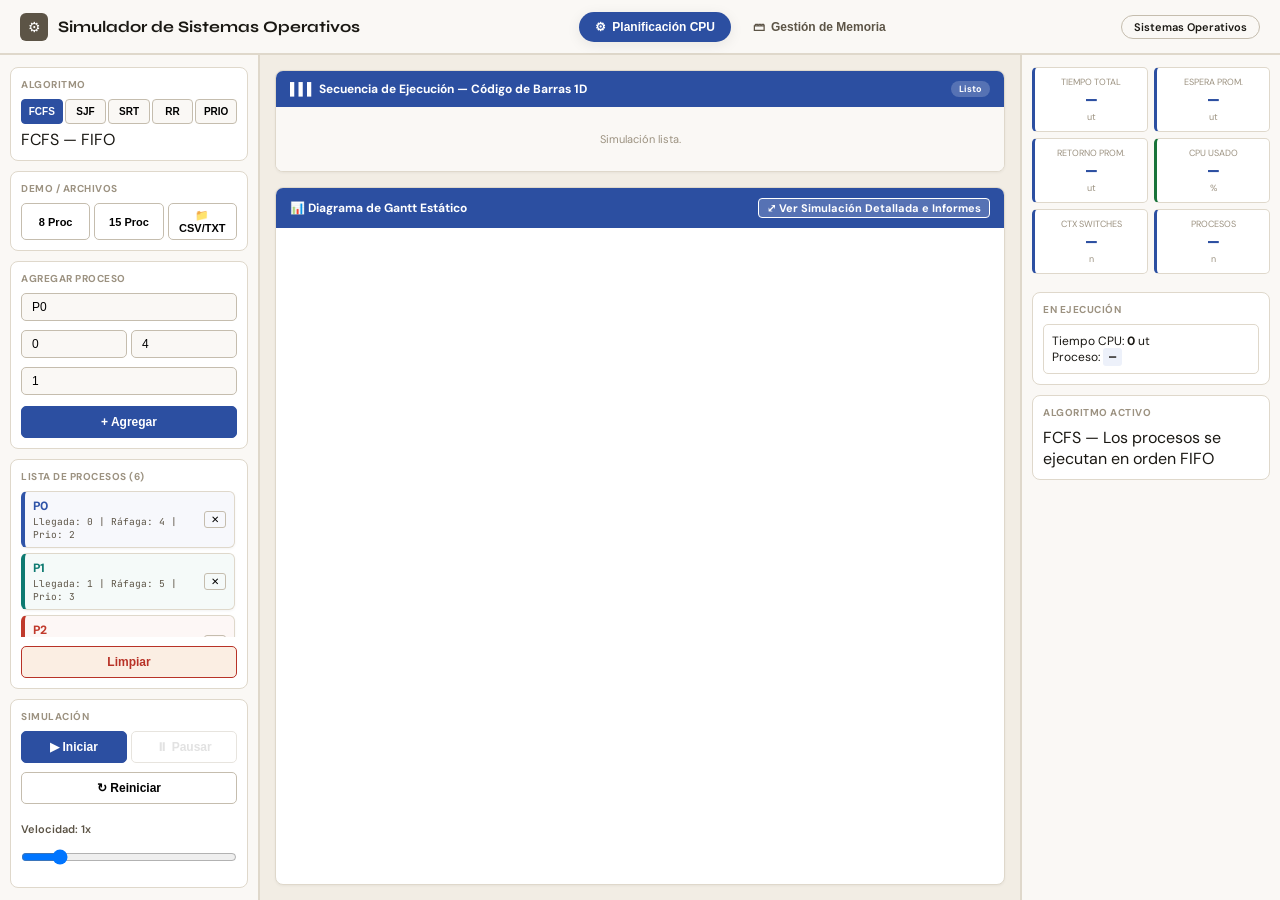
<file: SIMULADOR FINAL/index.html>
<!DOCTYPE html>
<html lang="es">
<head>
  <meta charset="UTF-8">
  <meta name="viewport" content="width=device-width, initial-scale=1.0">
  <title>Simulador de Sistemas Operativos</title>
  <link href="https://fonts.googleapis.com/css2?family=Syne:wght@400;500;600;700;800&family=JetBrains+Mono:wght@400;500;600;700&family=DM+Sans:ital,wght@0,300;0,400;0,500;0,600;1,300&display=swap" rel="stylesheet">
  <link rel="stylesheet" href="styles.css">
</head>
<body>

  <div class="topbar">
    <div class="topbar-brand">
      <div class="brand-icon">⚙</div>
      <span class="brand-name">Simulador de Sistemas Operativos</span>
    </div>
    <div class="topbar-tabs">
      <button class="tab-pill active" onclick="showPage('planificacion',this)">
        <span class="tab-icon">⚙</span> Planificación CPU
      </button>
      <button class="tab-pill" onclick="showPage('memoria',this)">
        <span class="tab-icon">🗃</span> Gestión de Memoria
      </button>
    </div>
    <div class="course-tag">Sistemas Operativos</div>
  </div>

  <div id="page-planificacion" class="page active">
    <div class="main-layout">

      <div class="control-sidebar">
        <div class="compact-section">
          <div class="compact-title">Algoritmo</div>
          <div class="policy-grid-compact" id="policyGrid">
            <button class="policy-btn-compact active" onclick="selectPolicy('FCFS',this)" title="First Come First Served">FCFS</button>
            <button class="policy-btn-compact" onclick="selectPolicy('SJF',this)" title="Shortest Job First">SJF</button>
            <button class="policy-btn-compact" onclick="selectPolicy('SRT',this)" title="Shortest Remaining Time">SRT</button>
            <button class="policy-btn-compact" onclick="selectPolicy('RR',this)" title="Round Robin">RR</button>
            <button class="policy-btn-compact" onclick="selectPolicy('PRIORITY',this)" title="Prioridad">PRIO</button>
          </div>
          <div class="info-mini" id="policyInfo">FCFS — FIFO</div>
        </div>

        <div class="compact-section">
          <div class="compact-title">Demo / Archivos</div>
          <div class="btn-group-compact">
            <button class="btn-sm" onclick="loadDemo()">8 Proc</button>
            <button class="btn-sm" onclick="loadDemoLarge()">15 Proc</button>
            <button class="btn-sm" onclick="document.getElementById('fileInput').click()">📁 CSV/TXT</button>
            <input type="file" id="fileInput" accept=".csv,.txt" style="display:none" onchange="loadFromFile()">
          </div>
        </div>

        <div class="compact-section">
          <div class="compact-title">Agregar Proceso</div>
          <input type="text" id="procName" value="P0" placeholder="Nombre">
          <div style="display:grid;grid-template-columns:1fr 1fr;gap:4px;margin-top:4px;">
            <input type="number" id="procArrival" value="0" placeholder="Llegada">
            <input type="number" id="procBurst" value="4" placeholder="Ráfaga">
          </div>
          <input type="number" id="procPriority" value="1" placeholder="Prioridad" style="margin-top:4px;">
          <button class="btn primary" style="width:100%;margin-top:6px;" onclick="addProc()">+ Agregar</button>
          <div id="msgProc" class="msg"></div>
        </div>

        <div class="compact-section" style="flex:1; display:flex; flex-direction:column;">
          <div class="compact-title">Lista de Procesos (<span id="procCount">0</span>)</div>
          <div id="procList" class="proc-list-compact"></div>
          <button class="btn danger" style="width:100%;margin-top:4px;" onclick="clearProcs()">Limpiar</button>
        </div>

        <div class="compact-section">
          <div class="compact-title">Simulación</div>
          <div class="btn-group-compact">
            <button class="btn primary" style="flex:1;" id="startBtn" onclick="startSim()">▶ Iniciar</button>
            <button class="btn" style="flex:1;" id="pauseBtn" onclick="pauseSim()" disabled>⏸ Pausar</button>
          </div>
          <button class="btn" style="width:100%;margin-top:4px;" onclick="resetSim()">↻ Reiniciar</button>
          <div style="margin-top:8px;">
            <label class="field-label">Velocidad: <span id="speedVal">1x</span></label>
            <input type="range" min="0.5" max="5" step="0.5" value="1" onchange="setSpeed(this.value)" style="width:100%;margin-top:4px;">
          </div>
        </div>
      </div>

      <div class="main-content">
        <div class="viz-card">
          <div class="viz-header">
            <span>▌▌▌ Secuencia de Ejecución — Código de Barras 1D</span>
            <span class="viz-badge" id="simStatus">Listo</span>
          </div>
          <div class="barcode-wrap" id="barcodeWrap">
            <div class="barcode-placeholder">
              <div class="bc-placeholder-icon">▌▌▌▌▌▌▌▌▌▌▌▌▌▌▌▌</div>
              <div>Ejecuta la simulación para ver la secuencia cronológica de procesos</div>
            </div>
          </div>
        </div>

        <div class="viz-card gantt-card" style="flex:1;min-height:0;">
          <div class="viz-header gantt-header-clickable" onclick="showGanttModal()">
            <span>📊 Diagrama de Gantt Estático</span>
            <span class="btn-detail pulse-hint">⤢ Ver Simulación Detallada e Informes</span>
          </div>
          <div class="gantt-outer" id="ganttOuter">
            <div class="gantt-table-wrap">
              <table class="gantt-table" id="ganttTable" style="width:100%;table-layout:fixed;">
                <thead id="ganttHead"></thead>
                <tbody id="ganttBody"></tbody>
              </table>
            </div>
          </div>
        </div>
      </div>

      <div class="metrics-sidebar">
        <div class="metrics-compact">
          <div class="metric-mini">
            <div class="metric-label">Tiempo Total</div>
            <div class="metric-value" id="mTotal">—</div>
            <div class="metric-unit">ut</div>
          </div>
          <div class="metric-mini">
            <div class="metric-label">Espera Prom.</div>
            <div class="metric-value" id="mWait">—</div>
            <div class="metric-unit">ut</div>
          </div>
          <div class="metric-mini">
            <div class="metric-label">Retorno Prom.</div>
            <div class="metric-value" id="mReturn">—</div>
            <div class="metric-unit">ut</div>
          </div>
          <div class="metric-mini accent-green">
            <div class="metric-label">CPU Usado</div>
            <div class="metric-value" id="mUtil">—</div>
            <div class="metric-unit">%</div>
          </div>
          <div class="metric-mini">
            <div class="metric-label">Ctx Switches</div>
            <div class="metric-value" id="mContext">—</div>
            <div class="metric-unit">n</div>
          </div>
          <div class="metric-mini">
            <div class="metric-label">Procesos</div>
            <div class="metric-value" id="mProcs">—</div>
            <div class="metric-unit">n</div>
          </div>
        </div>

        <div class="compact-section" style="margin-top:8px;">
          <div class="compact-title">En Ejecución</div>
          <div class="running-display">
            <div class="running-time">Tiempo CPU: <strong id="clockVal">0</strong> ut</div>
            <div class="running-proc">Proceso: <span id="runningProc" class="proc-chip">—</span></div>
          </div>
        </div>

        <div class="compact-section">
          <div class="compact-title">Algoritmo Activo</div>
          <div class="info-mini" id="policyInfoDetail">FCFS — Los procesos se ejecutan en orden FIFO</div>
        </div>
      </div>

    </div>
  </div>

  <div id="page-memoria" class="page">
    <div class="main-layout">

      <div class="control-sidebar">
        <div class="compact-section">
          <div class="compact-title">Algoritmo de Asignación</div>
          <div class="algo-grid">
            <button class="algo-btn active" id="mAlgoFirst" onclick="selectMemAlgo('first',this)">First Fit</button>
            <button class="algo-btn" id="mAlgoBest" onclick="selectMemAlgo('best',this)">Best Fit</button>
            <button class="algo-btn" id="mAlgoWorst" onclick="selectMemAlgo('worst',this)">Worst Fit</button>
            <button class="algo-btn" id="mAlgoBuddy" onclick="selectMemAlgo('buddy',this)">Buddy</button>
          </div>
          <div class="info-mini" id="memAlgoInfo">Primer Ajuste — Asigna el primer bloque libre suficiente.</div>
        </div>

        <div class="compact-section">
          <div class="compact-title">Configuración</div>
          <label class="field-label">Tamaño Total (KB)</label>
          <input type="number" id="memTotal" value="1024" min="64" max="8192" step="64">
          <div id="buddyOrderGroup" style="display:none;margin-top:4px;">
            <label class="field-label">Quantum Gemelos (KB)</label>
            <input type="number" id="buddyMin" value="32" min="8" max="256" step="8">
          </div>
          <button class="btn primary" style="width:100%;margin-top:6px;" onclick="initMemory()">Inicializar Memoria</button>
        </div>

        <div class="compact-section">
          <div class="compact-title">Cargar Procesos</div>
          <div class="btn-group-compact" style="margin-bottom:6px;">
            <button class="btn-sm" onclick="document.getElementById('memFileInput').click()">📁 CSV/TXT</button>
            <button class="btn-sm" onclick="loadMemDemo()">Demo</button>
            <input type="file" id="memFileInput" accept=".csv,.txt" style="display:none" onchange="loadMemFromFile()">
          </div>

          <label class="field-label">Nombre</label>
          <input type="text" id="mProcName" value="P0" placeholder="Nombre">
          <label class="field-label" style="margin-top:4px;">Tamaño (KB)</label>
          <input type="number" id="mProcSize" value="128" min="1" placeholder="Tamaño (KB)">
          <button class="btn teal" style="width:100%;margin-top:6px;" onclick="addMemProcToQueue()">+ Agregar a Cola</button>
          <div id="msgMem" class="msg"></div>
        </div>

        <div class="compact-section" style="flex:1; display:flex; flex-direction:column;">
          <div class="compact-title">Cola de Espera (<span id="memQueueCount">0</span>)</div>
          <div id="memQueueList" class="proc-list-compact">
            <div class="empty-hint">Agrega procesos manualmente o carga un archivo.</div>
          </div>
          <button class="btn danger" style="width:100%;margin-top:4px;" onclick="clearMemQueue()">Limpiar Cola</button>
        </div>

        <div class="compact-section">
          <button class="btn primary" style="width:100%;" id="memStartBtn" onclick="startMemSim()">▶ Iniciar Asignación</button>
          <button class="btn" style="width:100%;margin-top:4px;" onclick="resetMemSim()">↻ Reiniciar</button>
          <div style="margin-top:8px;">
            <label class="field-label">Velocidad: <span id="memSpeedVal">1x</span></label>
            <input type="range" min="0.5" max="5" step="0.5" value="1" onchange="setMemSpeed(this.value)" style="width:100%;margin-top:4px;">
          </div>
        </div>
      </div>

      <div class="main-content">
        <div class="viz-card">
          <div class="viz-header">
            <span>🗺 Vista Lineal de Memoria RAM — <span id="memTotalLabel">1024</span> KB</span>
            <span class="viz-badge" id="memSimStatus">Sin inicializar</span>
          </div>
          <div style="padding:14px 16px;">
            <div class="mem-bar-outer">
              <div class="mem-bar-track" id="memBarTrack">
                <div class="mem-bar-empty">Inicializa la memoria para proyectar la barra de asignación lineal horizontal</div>
              </div>
            </div>
            <div class="mem-bar-legend" id="memBarLegend"></div>
          </div>
        </div>

        <div class="viz-card">
          <div class="viz-header">
            <span>📋 Procesos Residentes en RAM</span>
            <button class="btn-detail" onclick="deallocateSelected()">Liberar Seleccionado</button>
          </div>
          <div id="memProcTable" style="padding:10px 16px; overflow-y:auto; max-height:150px;">
            <div class="empty-hint">Sin procesos asignados actualmente.</div>
          </div>
        </div>

        <div class="viz-card" style="flex:1;min-height:0;">
          <div class="viz-header" style="background: linear-gradient(135deg, #0f7f75, #0a5e57);">
            <span>⚡ Monitor de Eventos en Tiempo Real — Memoria</span>
            <span class="viz-badge" id="memSimRtStatus">En espera</span>
          </div>
          <div id="memSimulation" class="sim-log">
            <div class="sim-empty-state">
              <div class="sim-empty-icon">💾</div>
              <div>Inicia la simulación para inspeccionar el mapeo cronológico paso a paso...</div>
            </div>
          </div>
        </div>
      </div>

      <div class="metrics-sidebar">
        <div class="compact-section">
          <div class="compact-title">Resumen de RAM</div>
          <div class="info-box-mini">
            <div class="kv-row"><span>Total</span><strong id="memConfigSummary">—</strong></div>
            <div class="kv-row"><span>Libre</span><strong id="memFreeSummary" style="color:var(--green)">—</strong></div>
            <div class="kv-row"><span>Uso</span><strong id="memUseSummary">—</strong></div>
          </div>
        </div>

        <div class="compact-section">
          <div class="compact-title">Métricas de Fragmentación</div>
          <div class="metrics-compact">
            <div class="metric-mini">
              <div class="metric-label">Asignado</div>
              <div class="metric-value sm" id="statUsed">—</div>
            </div>
            <div class="metric-mini accent-green">
              <div class="metric-label">Libre Total</div>
              <div class="metric-value sm" id="statFree">—</div>
            </div>
            <div class="metric-mini accent-amber">
              <div class="metric-label">Frag. Interna</div>
              <div class="metric-value sm" id="statFragIn">—</div>
            </div>
            <div class="metric-mini accent-red">
              <div class="metric-label">Frag. Externa</div>
              <div class="metric-value sm" id="statFragEx">—</div>
            </div>
          </div>
          <div style="margin-top:8px;">
            <div class="util-row"><span class="util-lbl">% RAM</span><div class="util-track"><div class="util-fill" id="fillTotal"></div></div><span class="util-pct" id="pctTotal">0%</span></div>
            <div class="util-row"><span class="util-lbl">% F. Int</span><div class="util-track"><div class="util-fill warn" id="fillFragIn"></div></div><span class="util-pct" id="pctFragIn">0%</span></div>
            <div class="util-row"><span class="util-lbl">% F. Ex</span><div class="util-track"><div class="util-fill danger" id="fillFragEx"></div></div><span class="util-pct" id="pctFragEx">0%</span></div>
          </div>
        </div>

        <div class="compact-section">
          <div class="compact-title">Segmentos Libres (<span id="statFreeBlocks">0</span>)</div>
          <div id="freeBlocksTable" style="max-height:100px;overflow-y:auto;"></div>
        </div>

        <div class="compact-section">
          <div class="compact-title">Terminal del Sistema</div>
          <div class="algo-log" id="algoLog"><span class="log-info">Kernel de Memoria Listo.</span></div>
        </div>
      </div>

    </div>
  </div>

  <div class="modal-overlay" id="ganttModal" onclick="closeGanttModal(event)">
    <div class="modal-content">
      <div class="modal-header">
        <div>
          <div style="font-size:16px;font-weight:800;">Simulación Dinámica en Tiempo Real — <span id="modalAlgoLabel">FCFS</span></div>
          <div style="font-size:11px;font-weight:400;opacity:.75;margin-top:2px;">Inspección del comportamiento interno del planificador</div>
        </div>
        <button class="modal-close" onclick="closeGanttModal()">✕</button>
      </div>
      <div class="modal-body" id="ganttModalBody">
        <div class="modal-empty">Ejecuta la simulación primero para ver el detalle de los hilos.</div>
      </div>
    </div>
  </div>

  <div class="tooltip" id="tooltip"></div>
  <script src="script.js"></script>
</body>
</html>
</file>
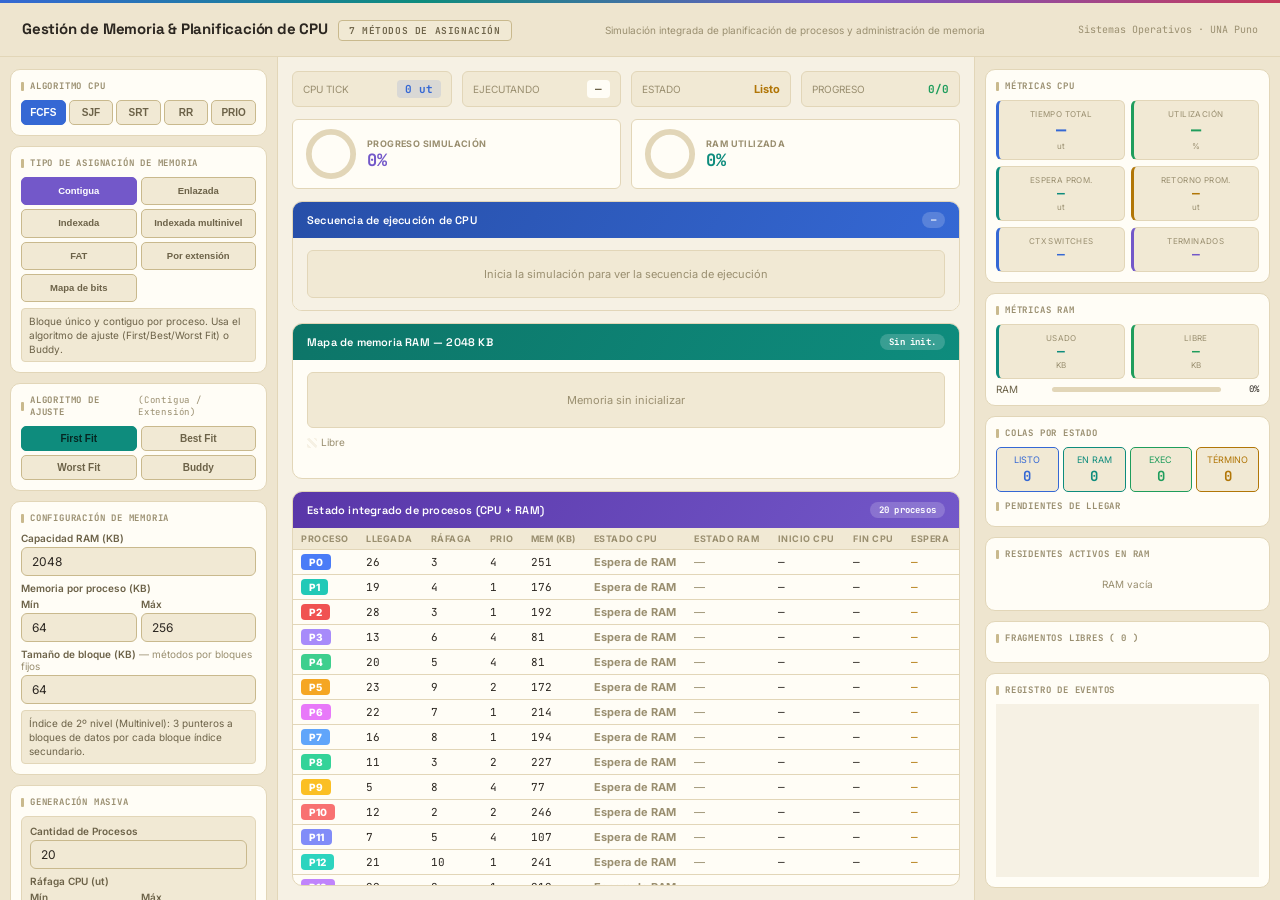
<file: simulador/index.html>
<!DOCTYPE html>
<html lang="es">
<head>
<meta charset="UTF-8">
<meta name="viewport" content="width=device-width, initial-scale=1.0">
<title>Simulador de Gestión de Memoria y Planificación de CPU</title>
<link href="https://fonts.googleapis.com/css2?family=Space+Grotesk:wght@400;500;600;700&family=JetBrains+Mono:wght@400;500;600;700&family=Inter:wght@300;400;500;600;700&display=swap" rel="stylesheet">
<!-- Separación de intereses: la presentación vive en css/styles.css -->
<link rel="stylesheet" href="css/styles.css">
</head>
<body>

<div class="topbar">
  <div class="brand">
    <span class="brand-name">Gestión de Memoria &amp; Planificación de CPU</span>
    <span class="brand-tag">7 métodos de asignación</span>
  </div>
  <div style="display:flex;align-items:center;gap:8px;">
    <span style="font-size:10px;color:var(--text-soft);">Simulación integrada de planificación de procesos y administración de memoria</span>
  </div>
  <div style="font-size:10px;color:var(--text-soft);font-family:var(--font-mono);">Sistemas Operativos · UNA Puno</div>
</div>

<div class="workspace">

  <!-- ═══ SIDEBAR IZQUIERDO ═══ -->
  <div class="sidebar">

    <div class="section">
      <div class="section-title">Algoritmo CPU</div>
      <div class="policy-grid" id="fusionPolicyGrid">
        <button class="policy-btn active" onclick="fusionSelectPolicy('FCFS',this)">FCFS</button>
        <button class="policy-btn" onclick="fusionSelectPolicy('SJF',this)">SJF</button>
        <button class="policy-btn" onclick="fusionSelectPolicy('SRT',this)">SRT</button>
        <button class="policy-btn" onclick="fusionSelectPolicy('RR',this)">RR</button>
        <button class="policy-btn" onclick="fusionSelectPolicy('PRIORITY',this)">PRIO</button>
      </div>
    </div>

    <div class="section">
      <div class="section-title">Tipo de Asignación de Memoria</div>
      <div class="alloc-grid" id="fusionAllocGrid">
        <button class="alloc-btn active" id="fAllocContigua" onclick="fusionSelectAllocType('contigua',this)">Contigua</button>
        <button class="alloc-btn" id="fAllocEnlazada" onclick="fusionSelectAllocType('enlazada',this)">Enlazada</button>
        <button class="alloc-btn" id="fAllocIndexada" onclick="fusionSelectAllocType('indexada',this)">Indexada</button>
        <button class="alloc-btn" id="fAllocMultinivel" onclick="fusionSelectAllocType('multinivel',this)">Indexada multinivel</button>
        <button class="alloc-btn" id="fAllocFat" onclick="fusionSelectAllocType('fat',this)">FAT</button>
        <button class="alloc-btn" id="fAllocExtension" onclick="fusionSelectAllocType('extension',this)">Por extensión</button>
        <button class="alloc-btn" id="fAllocBitmap" onclick="fusionSelectAllocType('bitmap',this)">Mapa de bits</button>
      </div>
      <div class="info-mini" id="fAllocDesc" style="margin-top:6px;">Bloque único y contiguo por proceso. Usa el algoritmo de ajuste (First/Best/Worst Fit) o Buddy.</div>
    </div>

    <div class="section">
      <div class="section-title">Algoritmo de Ajuste <span style="color:var(--text-soft);font-weight:400;text-transform:none;">(Contigua / Extensión)</span></div>
      <div class="algo-grid" id="fAlgoGrid">
        <button class="algo-btn active" id="fAlgoFirst" onclick="fusionSelectMemAlgo('first',this)">First Fit</button>
        <button class="algo-btn" id="fAlgoBest" onclick="fusionSelectMemAlgo('best',this)">Best Fit</button>
        <button class="algo-btn" id="fAlgoWorst" onclick="fusionSelectMemAlgo('worst',this)">Worst Fit</button>
        <button class="algo-btn" id="fAlgoBuddy" onclick="fusionSelectMemAlgo('buddy',this)">Buddy</button>
      </div>
    </div>

    <div class="section">
      <div class="section-title">Configuración de Memoria</div>
      <label class="field-label">Capacidad RAM (KB)</label>
      <input type="number" id="fMemTotal" value="2048" min="256" max="16384" step="256">
      <label class="field-label" style="margin-top:6px;">Memoria por proceso (KB)</label>
      <div class="field-row">
        <div>
          <span class="field-label">Mín</span>
          <input type="number" id="fMemMin" value="64" min="16" max="512">
        </div>
        <div>
          <span class="field-label">Máx</span>
          <input type="number" id="fMemMax" value="256" min="32" max="1024">
        </div>
      </div>
      <label class="field-label" style="margin-top:6px;">Tamaño de bloque (KB) <span style="color:var(--text-soft);font-weight:400;">— métodos por bloques fijos</span></label>
      <input type="number" id="fBlockSize" value="64" min="8" max="512" step="8">
      <div class="info-mini" style="margin-top:6px;">Índice de 2º nivel (Multinivel): 3 punteros a bloques de datos por cada bloque índice secundario.</div>
    </div>

    <div class="section">
      <div class="section-title">Generación Masiva</div>
      <div class="gen-section">
        <label class="field-label">Cantidad de Procesos</label>
        <input type="number" id="fProcCount" value="20" min="1" max="200">
        <label class="field-label" style="margin-top:6px;">Ráfaga CPU (ut)</label>
        <div class="field-row">
          <div><span class="field-label">Mín</span><input type="number" id="fBurstMin" value="2" min="1"></div>
          <div><span class="field-label">Máx</span><input type="number" id="fBurstMax" value="10" min="1"></div>
        </div>
        <label class="field-label" style="margin-top:6px;">Llegada máx. (ut)</label>
        <input type="number" id="fArrivalMax" value="30" min="0">
        <button class="btn primary" id="fGenerateBtn" style="width:100%;margin-top:8px;" onclick="fusionGenerate()">Generar procesos</button>
      </div>
    </div>

    <div class="section" style="flex:1;display:flex;flex-direction:column;">
      <div class="section-title">Cola de Procesos (<span id="fProcCount2">0</span>)</div>
      <div class="proc-list" id="fProcList">
        <div style="text-align:center;color:var(--text-soft);font-size:11px;padding:10px;">Sin procesos. Genera o agrega manualmente.</div>
      </div>
      <button class="btn danger" id="fClearBtn" style="width:100%;margin-top:6px;" onclick="fusionClear()">Limpiar todo</button>
    </div>

    <div class="section">
      <div class="section-title">Agregar Manual</div>
      <input type="text" id="fPName" value="P0" placeholder="Nombre" style="margin-bottom:4px;">
      <div class="field-row">
        <div><span class="field-label">Llegada</span><input type="number" id="fArrival" value="0"></div>
        <div><span class="field-label">Ráfaga CPU</span><input type="number" id="fBurst" value="4"></div>
      </div>
      <div class="field-row" style="margin-top:4px;">
        <div><span class="field-label">Prioridad</span><input type="number" id="fPriority" value="1"></div>
        <div><span class="field-label">Mem (KB)</span><input type="number" id="fMemSize" value="128"></div>
      </div>
      <button class="btn teal" id="fAddManualBtn" style="width:100%;margin-top:6px;" onclick="fusionAddManual()">+ Agregar</button>
      <div id="fMsgProc" class="msg"></div>
    </div>

    <div class="section">
      <div class="section-title">Control de Simulación</div>
      <div class="btn-row">
        <button class="btn primary" id="fStartBtn" onclick="fusionStart()">Iniciar</button>
        <button class="btn" id="fPauseBtn" disabled onclick="fusionPause()">Pausar</button>
      </div>
      <button class="btn danger" style="width:100%;margin-top:4px;" onclick="fusionReset()">Reiniciar</button>
      <div style="margin-top:8px;">
        <label class="field-label">Velocidad: <span id="fSpeedVal">1x</span></label>
        <input type="range" min="0.5" max="10" step="0.5" value="1" onchange="fusionSetSpeed(this.value)">
      </div>
    </div>

  </div>

  <!-- ═══ CONTENIDO CENTRAL ═══ -->
  <div class="main">

    <!-- STATUS ROW -->
    <div style="display:flex;gap:10px;">
      <div class="status-box" style="flex:1;">
        <span style="font-size:10px;color:var(--text-soft);">CPU TICK</span>
        <span class="chip" style="background:var(--blue-lt);color:var(--blue);" id="fClock">0 ut</span>
      </div>
      <div class="status-box" style="flex:1;">
        <span style="font-size:10px;color:var(--text-soft);">EJECUTANDO</span>
        <span class="chip" id="fRunning" style="background:var(--panel);color:var(--text-mid);">—</span>
      </div>
      <div class="status-box" style="flex:1;">
        <span style="font-size:10px;color:var(--text-soft);">ESTADO</span>
        <span id="fStatus" style="font-size:11px;font-weight:700;color:var(--amber);">Listo</span>
      </div>
      <div class="status-box" style="flex:1;">
        <span style="font-size:10px;color:var(--text-soft);">PROGRESO</span>
        <span id="fProgress" style="font-size:11px;font-weight:700;font-family:var(--font-mono);color:var(--green);">0/0</span>
      </div>
    </div>

    <!-- GAUGES CIRCULARES -->
    <div class="gauge-row">
      <div class="gauge-box">
        <svg width="52" height="52" viewBox="0 0 54 54">
          <circle cx="27" cy="27" r="23" fill="none" stroke="var(--border)" stroke-width="6"/>
          <circle id="fGaugeProcRing" cx="27" cy="27" r="23" fill="none" stroke="var(--purple)" stroke-width="6"
                  stroke-linecap="round" stroke-dasharray="144.51" stroke-dashoffset="144.51"
                  transform="rotate(-90 27 27)" style="transition:stroke-dashoffset .4s ease;"/>
        </svg>
        <div>
          <div class="gauge-label">Progreso Simulación</div>
          <div class="gauge-num" id="fGaugeProcNum" style="color:var(--purple);">0%</div>
        </div>
      </div>
      <div class="gauge-box">
        <svg width="52" height="52" viewBox="0 0 54 54">
          <circle cx="27" cy="27" r="23" fill="none" stroke="var(--border)" stroke-width="6"/>
          <circle id="fGaugeRamRing" cx="27" cy="27" r="23" fill="none" stroke="var(--teal)" stroke-width="6"
                  stroke-linecap="round" stroke-dasharray="144.51" stroke-dashoffset="144.51"
                  transform="rotate(-90 27 27)" style="transition:stroke-dashoffset .4s ease;"/>
        </svg>
        <div>
          <div class="gauge-label">RAM Utilizada</div>
          <div class="gauge-num" id="fGaugeRamNum" style="color:var(--teal);">0%</div>
        </div>
      </div>
    </div>

    <!-- PROGRESS BAR -->
    <div class="viz-card">
      <div class="viz-header">
        <span>Secuencia de ejecución de CPU</span>
        <span class="viz-badge" id="fTimelineLabel">—</span>
      </div>
      <div class="barcode-wrap" id="fBarcodeWrap">
        <div class="barcode-track" id="fBarcodeTrack">
          <div style="display:flex;align-items:center;justify-content:center;width:100%;color:var(--text-soft);font-size:11px;">Inicia la simulación para ver la secuencia de ejecución</div>
        </div>
      </div>
    </div>

    <!-- MEMORY MAP -->
    <div class="viz-card">
      <div class="viz-header teal-h">
        <span>Mapa de memoria RAM — <span id="fMemTotalLabel">2048</span> KB</span>
        <span class="viz-badge" id="fMemStatus">Sin init.</span>
      </div>
      <div style="padding:12px 14px;">
        <div class="mem-track" id="fMemTrack">
          <div style="display:flex;align-items:center;justify-content:center;width:100%;color:var(--text-soft);font-size:11px;">Memoria sin inicializar</div>
        </div>
        <div style="margin-top:8px;display:flex;gap:12px;font-size:10px;">
          <span style="color:var(--text-soft);">
            <span style="display:inline-block;width:10px;height:10px;border-radius:2px;background:repeating-linear-gradient(45deg,var(--bg),var(--bg) 3px,var(--panel) 3px,var(--panel) 6px);margin-right:4px;vertical-align:middle;"></span>Libre
          </span>
          <span id="fMemLegend" style="display:flex;gap:8px;flex-wrap:wrap;"></span>
        </div>
        <div class="mem-hint" id="fMemHint"></div>
      </div>
    </div>

    <!-- TABLA FAT (solo visible en modo FAT) -->
    <div class="viz-card" id="fFatCard" style="display:none;">
      <div class="viz-header fat-h">
        <span>Tabla de Asignación de Archivos (FAT)</span>
        <span class="viz-badge" id="fFatBadge">0 entradas</span>
      </div>
      <div style="padding:8px 14px 12px;max-height:170px;overflow:auto;">
        <table class="fat-table" id="fFatTable">
          <thead><tr><th>Bloque</th><th>Proceso</th><th>Puntero siguiente</th></tr></thead>
          <tbody id="fFatBody"></tbody>
        </table>
      </div>
    </div>

    <!-- PROCESS STATE TABLE -->
    <div class="viz-card grow">
      <div class="viz-header purple-h">
        <span>Estado integrado de procesos (CPU + RAM)</span>
        <span class="viz-badge" id="fTableBadge">0 procesos</span>
      </div>
      <div style="overflow:auto;flex:1;min-height:0;">
        <table class="ptable" id="fStateTable">
          <thead>
            <tr>
              <th>Proceso</th>
              <th>Llegada</th>
              <th>Ráfaga</th>
              <th>Prio</th>
              <th>Mem (KB)</th>
              <th>Estado CPU</th>
              <th>Estado RAM</th>
              <th>Inicio CPU</th>
              <th>Fin CPU</th>
              <th>Espera</th>
            </tr>
          </thead>
          <tbody id="fTableBody">
            <tr><td colspan="10" style="text-align:center;color:var(--text-soft);padding:20px;">Sin datos. Genera procesos y ejecuta la simulación.</td></tr>
          </tbody>
        </table>
      </div>
    </div>

  </div>

  <!-- ═══ SIDEBAR DERECHO ═══ -->
  <div class="sidebar-right">

    <!-- MÉTRICAS CPU -->
    <div class="section">
      <div class="section-title">Métricas CPU</div>
      <div class="metrics-grid">
        <div class="metric-box">
          <div class="m-label">Tiempo Total</div>
          <div class="m-value" id="fm-total">—</div>
          <div class="m-unit">ut</div>
        </div>
        <div class="metric-box green-b">
          <div class="m-label">Utilización</div>
          <div class="m-value green" id="fm-util">—</div>
          <div class="m-unit">%</div>
        </div>
        <div class="metric-box teal-b">
          <div class="m-label">Espera Prom.</div>
          <div class="m-value teal sm" id="fm-wait">—</div>
          <div class="m-unit">ut</div>
        </div>
        <div class="metric-box amber-b">
          <div class="m-label">Retorno Prom.</div>
          <div class="m-value amber sm" id="fm-return">—</div>
          <div class="m-unit">ut</div>
        </div>
        <div class="metric-box">
          <div class="m-label">Ctx Switches</div>
          <div class="m-value sm" id="fm-ctx">—</div>
        </div>
        <div class="metric-box purple-b">
          <div class="m-label">Terminados</div>
          <div class="m-value sm" style="color:var(--purple);" id="fm-done">0</div>
        </div>
      </div>
    </div>

    <!-- MÉTRICAS RAM -->
    <div class="section">
      <div class="section-title">Métricas RAM</div>
      <div class="metrics-grid">
        <div class="metric-box teal-b">
          <div class="m-label">Usado</div>
          <div class="m-value teal sm" id="fm-used">—</div>
          <div class="m-unit">KB</div>
        </div>
        <div class="metric-box green-b">
          <div class="m-label">Libre</div>
          <div class="m-value green sm" id="fm-free">—</div>
          <div class="m-unit">KB</div>
        </div>
      </div>
      <div class="util-row">
        <span class="util-lbl">RAM</span>
        <div class="util-track"><div class="util-fill" id="fm-fill-ram" style="background:var(--teal);"></div></div>
        <span class="util-pct" id="fm-pct-ram">0%</span>
      </div>
    </div>

    <!-- PIPELINE STAGES -->
    <div class="section">
      <div class="section-title">Colas por Estado</div>
      <div class="pipeline">
        <div class="stage" style="border-color:var(--blue);">
          <div style="color:var(--blue);font-size:9px;">LISTO</div>
          <div class="stage-val" style="color:var(--blue);" id="fq-ready">0</div>
        </div>
        <div class="stage" style="border-color:var(--teal);">
          <div style="color:var(--teal);font-size:9px;">EN RAM</div>
          <div class="stage-val" style="color:var(--teal);" id="fq-ram">0</div>
        </div>
        <div class="stage" style="border-color:var(--green);">
          <div style="color:var(--green);font-size:9px;">EXEC</div>
          <div class="stage-val" style="color:var(--green);" id="fq-exec">0</div>
        </div>
        <div class="stage" style="border-color:var(--amber);">
          <div style="color:var(--amber);font-size:9px;">TÉRMINO</div>
          <div class="stage-val" style="color:var(--amber);" id="fq-done">0</div>
        </div>
      </div>
      <div style="margin-top:8px;">
        <div class="section-title" style="margin-bottom:4px;">Pendientes de Llegar</div>
        <div class="queue-badges" id="fq-pending"></div>
      </div>
    </div>

    <!-- RESIDENTES EN RAM -->
    <div class="section">
      <div class="section-title">Residentes Activos en RAM</div>
      <div id="fResidentList" style="max-height:130px;overflow-y:auto;">
        <div style="text-align:center;color:var(--text-soft);font-size:10px;padding:10px;">RAM vacía</div>
      </div>
    </div>

    <!-- FRAGMENTOS LIBRES -->
    <div class="section">
      <div class="section-title">Fragmentos Libres (<span id="fFreeCount">0</span>)</div>
      <div id="fFreeList" style="max-height:80px;overflow-y:auto;font-family:var(--font-mono);font-size:10px;color:var(--text-mid);"></div>
    </div>

    <!-- EVENT LOG -->
    <div class="section" style="flex:1;display:flex;flex-direction:column;min-height:180px;">
      <div class="section-title">Registro de Eventos</div>
      <div class="event-log" id="fEventLog">
        <div class="ev idle">Sistema listo. Configura y ejecuta la simulación fusionada.</div>
      </div>
    </div>

  </div>

</div>


<!-- ═══════════════════════════════════════════════════════
     Separación de intereses (JS): cada módulo tiene una única
     responsabilidad. El orden de carga importa: state.js debe
     ir primero (declara el estado global que los demás usan)
     y main.js debe ir último (arranca la aplicación una vez
     todo lo demás está definido).
     ═══════════════════════════════════════════════════════ -->
<script src="js/state.js"></script>
<script src="js/utils.js"></script>
<script src="js/memoryAllocator.js"></script>
<script src="js/scheduler.js"></script>
<script src="js/render.js"></script>
<script src="js/processManager.js"></script>
<script src="js/simulation.js"></script>
<script src="js/main.js"></script>
</body>
</html>
</file>
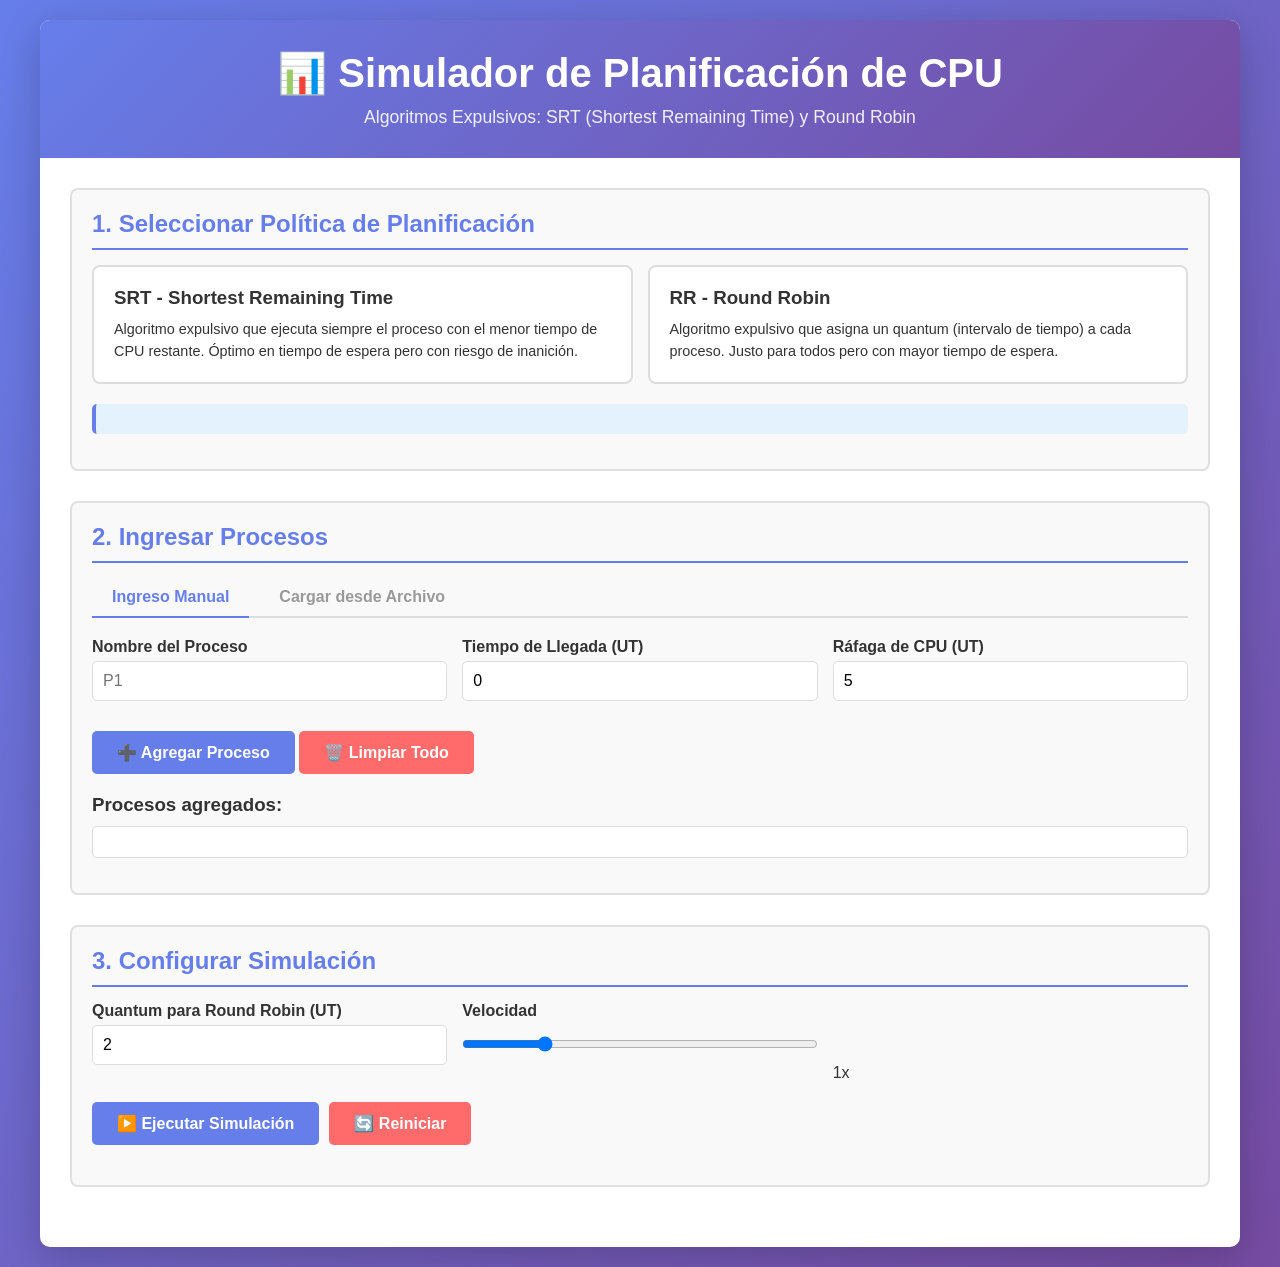
<file: SEMANA 5/ejemplo politica/index.html>
<!DOCTYPE html>
<html lang="es">
<head>
    <meta charset="UTF-8">
    <meta name="viewport" content="width=device-width, initial-scale=1.0">
    <title>Simulador de Planificación de CPU - Algoritmos Expulsivos</title>
    <style>
        * {
            margin: 0;
            padding: 0;
            box-sizing: border-box;
        }

        body {
            font-family: 'Segoe UI', Tahoma, Geneva, Verdana, sans-serif;
            background: linear-gradient(135deg, #667eea 0%, #764ba2 100%);
            min-height: 100vh;
            padding: 20px;
            color: #333;
        }

        .container {
            max-width: 1200px;
            margin: 0 auto;
            background: white;
            border-radius: 10px;
            box-shadow: 0 10px 40px rgba(0, 0, 0, 0.2);
            overflow: hidden;
        }

        .header {
            background: linear-gradient(135deg, #667eea 0%, #764ba2 100%);
            color: white;
            padding: 30px;
            text-align: center;
        }

        .header h1 {
            font-size: 2.5em;
            margin-bottom: 10px;
        }

        .header p {
            font-size: 1.1em;
            opacity: 0.9;
        }

        .content {
            padding: 30px;
        }

        .section {
            margin-bottom: 30px;
            padding: 20px;
            border: 2px solid #e0e0e0;
            border-radius: 8px;
            background: #f9f9f9;
        }

        .section h2 {
            color: #667eea;
            margin-bottom: 15px;
            font-size: 1.5em;
            border-bottom: 2px solid #667eea;
            padding-bottom: 10px;
        }

        .button-group {
            display: flex;
            gap: 10px;
            margin-bottom: 15px;
            flex-wrap: wrap;
        }

        .btn {
            padding: 12px 25px;
            border: none;
            border-radius: 5px;
            cursor: pointer;
            font-size: 1em;
            font-weight: bold;
            transition: all 0.3s ease;
        }

        .btn-primary {
            background: #667eea;
            color: white;
        }

        .btn-primary:hover {
            background: #5568d3;
            transform: translateY(-2px);
            box-shadow: 0 5px 15px rgba(102, 126, 234, 0.4);
        }

        .btn-secondary {
            background: #764ba2;
            color: white;
        }

        .btn-secondary:hover {
            background: #6a408f;
            transform: translateY(-2px);
            box-shadow: 0 5px 15px rgba(118, 75, 162, 0.4);
        }

        .btn-danger {
            background: #ff6b6b;
            color: white;
        }

        .btn-danger:hover {
            background: #ee5a52;
            transform: translateY(-2px);
        }

        .form-group {
            margin-bottom: 15px;
        }

        .form-group label {
            display: block;
            margin-bottom: 5px;
            font-weight: bold;
            color: #333;
        }

        .form-group input,
        .form-group select,
        .form-group textarea {
            width: 100%;
            padding: 10px;
            border: 1px solid #ddd;
            border-radius: 5px;
            font-size: 1em;
            font-family: inherit;
        }

        .form-group textarea {
            resize: vertical;
            min-height: 100px;
        }

        .form-group input:focus,
        .form-group select:focus,
        .form-group textarea:focus {
            outline: none;
            border-color: #667eea;
            box-shadow: 0 0 5px rgba(102, 126, 234, 0.3);
        }

        .form-row {
            display: grid;
            grid-template-columns: 1fr 1fr 1fr;
            gap: 15px;
            margin-bottom: 15px;
        }

        .policy-selector {
            display: grid;
            grid-template-columns: 1fr 1fr;
            gap: 15px;
            margin-bottom: 20px;
        }

        .policy-card {
            padding: 20px;
            border: 2px solid #ddd;
            border-radius: 8px;
            cursor: pointer;
            transition: all 0.3s ease;
            background: white;
        }

        .policy-card:hover {
            border-color: #667eea;
            box-shadow: 0 5px 15px rgba(102, 126, 234, 0.2);
        }

        .policy-card.active {
            background: #667eea;
            color: white;
            border-color: #667eea;
        }

        .policy-card h3 {
            margin-bottom: 10px;
        }

        .policy-card p {
            font-size: 0.9em;
            line-height: 1.5;
        }

        .process-list {
            background: white;
            border: 1px solid #ddd;
            border-radius: 5px;
            padding: 15px;
            margin-bottom: 15px;
            max-height: 200px;
            overflow-y: auto;
        }

        .process-item {
            padding: 10px;
            background: #f0f0f0;
            border-radius: 5px;
            margin-bottom: 8px;
            display: flex;
            justify-content: space-between;
            align-items: center;
        }

        .process-item button {
            background: #ff6b6b;
            color: white;
            border: none;
            padding: 5px 10px;
            border-radius: 3px;
            cursor: pointer;
            font-size: 0.8em;
        }

        .gantt-container {
            background: white;
            border: 2px solid #667eea;
            border-radius: 5px;
            padding: 15px;
            margin-top: 20px;
            overflow-x: auto;
        }

        .gantt {
            display: block;
            background: #f0f0f0;
            border-radius: 5px;
            overflow-x: auto;
            margin-top: 10px;
        }

        .gantt table {
            width: 100%;
            border-collapse: collapse;
            background: white;
        }

        .gantt table tr {
            height: 40px;
        }

        .gantt table td,
        .gantt table th {
            border: 1px solid #ddd;
            padding: 8px;
            text-align: center;
            min-width: 35px;
        }

        .gantt table th {
            background: #667eea;
            color: white;
            font-weight: bold;
        }

        .gantt-block {
            display: flex;
            align-items: center;
            justify-content: center;
            color: white;
            font-weight: bold;
            border-right: 2px solid white;
            position: relative;
        }

        .gantt-block:hover {
            opacity: 0.8;
        }

        .metrics {
            display: grid;
            grid-template-columns: repeat(auto-fit, minmax(200px, 1fr));
            gap: 15px;
            margin-top: 20px;
        }

        .metric-card {
            background: white;
            border: 2px solid #667eea;
            border-radius: 8px;
            padding: 20px;
            text-align: center;
        }

        .metric-card h3 {
            color: #667eea;
            margin-bottom: 10px;
            font-size: 0.9em;
            text-transform: uppercase;
        }

        .metric-value {
            font-size: 2em;
            font-weight: bold;
            color: #333;
        }

        .metric-unit {
            font-size: 0.6em;
            color: #999;
            margin-left: 5px;
        }

        .table-container {
            overflow-x: auto;
            margin-top: 20px;
        }

        table {
            width: 100%;
            border-collapse: collapse;
            background: white;
        }

        table thead {
            background: #667eea;
            color: white;
        }

        table th,
        table td {
            padding: 12px;
            text-align: left;
            border-bottom: 1px solid #ddd;
        }

        table tbody tr:hover {
            background: #f5f5f5;
        }

        table tbody tr:nth-child(even) {
            background: #fafafa;
        }

        .controls {
            display: flex;
            gap: 10px;
            align-items: center;
            flex-wrap: wrap;
            margin: 20px 0;
        }

        .control-group {
            display: flex;
            gap: 10px;
            align-items: center;
        }

        .control-group label {
            margin: 0;
        }

        .control-group input[type="range"] {
            width: 150px;
        }

        .speed-value {
            font-weight: bold;
            min-width: 50px;
        }

        .info-box {
            background: #e3f2fd;
            border-left: 4px solid #667eea;
            padding: 15px;
            border-radius: 5px;
            margin-bottom: 15px;
        }

        .info-box p {
            margin: 5px 0;
        }

        .error-box {
            background: #ffebee;
            border-left: 4px solid #ff6b6b;
            padding: 15px;
            border-radius: 5px;
            margin-bottom: 15px;
            color: #c62828;
        }

        .success-box {
            background: #e8f5e9;
            border-left: 4px solid #4caf50;
            padding: 15px;
            border-radius: 5px;
            margin-bottom: 15px;
            color: #2e7d32;
        }

        .tab-buttons {
            display: flex;
            gap: 10px;
            border-bottom: 2px solid #ddd;
            margin-bottom: 20px;
        }

        .tab-btn {
            background: none;
            border: none;
            padding: 10px 20px;
            cursor: pointer;
            font-size: 1em;
            font-weight: bold;
            color: #999;
            border-bottom: 2px solid transparent;
            transition: all 0.3s ease;
            margin-bottom: -2px;
        }

        .tab-btn:hover {
            color: #667eea;
        }

        .tab-btn.active {
            color: #667eea;
            border-bottom-color: #667eea;
        }

        .tab-content {
            display: none;
        }

        .tab-content.active {
            display: block;
        }

        @media (max-width: 768px) {
            .form-row {
                grid-template-columns: 1fr;
            }

            .policy-selector {
                grid-template-columns: 1fr;
            }

            .header h1 {
                font-size: 1.8em;
            }

            .metrics {
                grid-template-columns: 1fr;
            }
        }
    </style>
</head>
<body>
    <div class="container">
        <div class="header">
            <h1>📊 Simulador de Planificación de CPU</h1>
            <p>Algoritmos Expulsivos: SRT (Shortest Remaining Time) y Round Robin</p>
        </div>

        <div class="content">
            <!-- Sección 1: Selección de Política -->
            <div class="section">
                <h2>1. Seleccionar Política de Planificación</h2>
                <div class="policy-selector" id="policySelector">
                    <div class="policy-card" onclick="selectPolicy('srt')">
                        <h3>SRT - Shortest Remaining Time</h3>
                        <p>Algoritmo expulsivo que ejecuta siempre el proceso con el menor tiempo de CPU restante. Óptimo en tiempo de espera pero con riesgo de inanición.</p>
                    </div>
                    <div class="policy-card" onclick="selectPolicy('rr')">
                        <h3>RR - Round Robin</h3>
                        <p>Algoritmo expulsivo que asigna un quantum (intervalo de tiempo) a cada proceso. Justo para todos pero con mayor tiempo de espera.</p>
                    </div>
                </div>
                <div class="info-box" id="policyInfo"></div>
            </div>

            <!-- Sección 2: Entrada de Datos -->
            <div class="section">
                <h2>2. Ingresar Procesos</h2>
                <div class="tab-buttons">
                    <button class="tab-btn active" onclick="switchTab(event, 'manual')">Ingreso Manual</button>
                    <button class="tab-btn" onclick="switchTab(event, 'file')">Cargar desde Archivo</button>
                </div>

                <!-- Tab Manual -->
                <div id="manual" class="tab-content active">
                    <div class="form-row">
                        <div class="form-group">
                            <label>Nombre del Proceso</label>
                            <input type="text" id="processName" placeholder="P1">
                        </div>
                        <div class="form-group">
                            <label>Tiempo de Llegada (UT)</label>
                            <input type="number" id="arrivalTime" placeholder="0" value="0" min="0">
                        </div>
                        <div class="form-group">
                            <label>Ráfaga de CPU (UT)</label>
                            <input type="number" id="cpuBurst" placeholder="5" value="5" min="1">
                        </div>
                    </div>
                    <button class="btn btn-primary" onclick="addProcess()">➕ Agregar Proceso</button>
                    <button class="btn btn-danger" onclick="clearProcesses()">🗑️ Limpiar Todo</button>
                </div>

                <!-- Tab File -->
                <div id="file" class="tab-content">
                    <div class="form-group">
                        <label>Cargar archivo TXT (Formato: Nombre,Llegada,Ráfaga)</label>
                        <input type="file" id="fileInput" accept=".txt" onchange="loadFromFile()">
                    </div>
                    <div class="info-box">
                        <p><strong>Formato esperado:</strong></p>
                        <p>P1,0,8<br>P2,1,4<br>P3,2,2</p>
                    </div>
                    <div class="form-group">
                        <label>Vista previa del archivo</label>
                        <textarea id="filePreview" readonly placeholder="La vista previa aparecerá aquí..."></textarea>
                    </div>
                </div>

                <h3 style="margin-top: 20px; margin-bottom: 10px;">Procesos agregados:</h3>
                <div class="process-list" id="processList"></div>
            </div>

            <!-- Sección 3: Configuración y Ejecución -->
            <div class="section">
                <h2>3. Configurar Simulación</h2>
                <div class="form-row">
                    <div class="form-group">
                        <label>Quantum para Round Robin (UT)</label>
                        <input type="number" id="quantum" value="2" min="1" max="100">
                    </div>
                    <div class="form-group">
                        <label>Velocidad</label>
                        <input type="range" id="speedControl" min="0.5" max="3" step="0.5" value="1" onchange="updateSpeed()">
                    </div>
                    <div style="display: flex; align-items: flex-end;">
                        <span id="speedDisplay">1x</span>
                    </div>
                </div>

                <div class="controls">
                    <button class="btn btn-primary" onclick="startSimulation()">▶️ Ejecutar Simulación</button>
                    <button class="btn btn-secondary" onclick="pauseSimulation()" id="pauseBtn" style="display: none;">⏸️ Pausar</button>
                    <button class="btn btn-danger" onclick="resetSimulation()">🔄 Reiniciar</button>
                </div>

                <div id="stepControls" style="display: none;">
                    <button class="btn btn-secondary" onclick="previousStep()">⏮️ Anterior</button>
                    <button class="btn btn-secondary" onclick="nextStep()">Siguiente ⏭️</button>
                    <span id="timeDisplay" style="font-weight: bold; font-size: 1.1em; margin-left: 20px;">Tiempo: 0</span>
                </div>
            </div>

            <!-- Sección 4: Resultados -->
            <div class="section" id="resultsSection" style="display: none;">
                <h2>4. Resultados de la Simulación</h2>

                <h3>Diagrama de Gantt</h3>
                <div class="gantt-container">
                    <div class="gantt" id="ganttChart"></div>
                </div>

                <h3 style="margin-top: 20px;">Métricas de Rendimiento</h3>
                <div class="metrics" id="metricsContainer"></div>

                <h3 style="margin-top: 20px;">Detalles por Proceso</h3>
                <div class="table-container">
                    <table id="resultsTable">
                        <thead>
                            <tr>
                                <th>Proceso</th>
                                <th>Llegada</th>
                                <th>Ráfaga</th>
                                <th>Inicio</th>
                                <th>Fin</th>
                                <th>Espera</th>
                                <th>Retorno</th>
                            </tr>
                        </thead>
                        <tbody id="resultsBody"></tbody>
                    </table>
                </div>

                <div style="margin-top: 20px;">
                    <button class="btn btn-primary" onclick="exportToCSV()">📥 Descargar CSV</button>
                    <button class="btn btn-secondary" onclick="printResults()">🖨️ Imprimir</button>
                </div>
            </div>
        </div>
    </div>

    <script src="scheduler.js"></script>
</body>
</html>
</file>
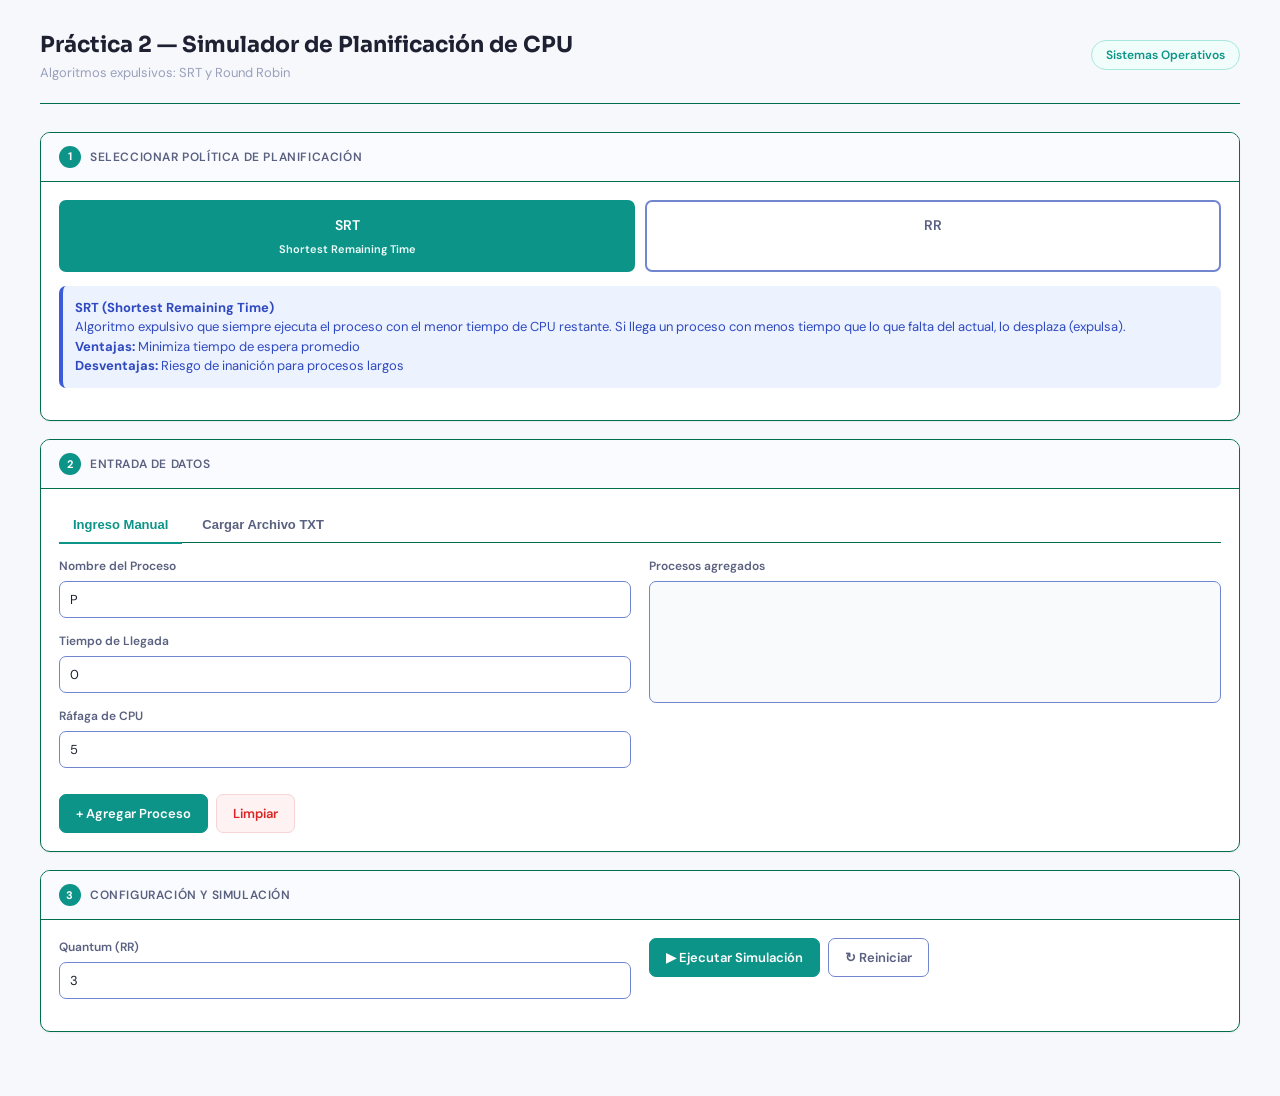
<file: SEMANA 5/POLITICAS_EXPULSIVAS/index.html>
<!DOCTYPE html>
<html lang="es">
<head>
<meta charset="UTF-8">
<meta name="viewport" content="width=device-width, initial-scale=1.0">
<title>Práctica 2 — Planificador de CPU (Expulsivos)</title>
<link href="https://fonts.googleapis.com/css2?family=DM+Sans:ital,wght@0,300;0,400;0,500;0,600;1,400&family=DM+Mono:wght@400;500&family=Sora:wght@600;700&display=swap" rel="stylesheet">
<style>
:root {
  --bg:        #f7f8fc; /* background */
  --white:     #ffffff; 
  --border:    #006d4c;
  --border2:   #7286cf;
  --text:      #1e2132;
  --text-mid:  #5a6080;
  --text-soft: #9aa0bc;
  --blue:      #3b5bdb;
  --blue-lt:   #edf2ff;
  --blue-dk:   #2f4ac0;
  --teal:      #0c9488;
  --teal-lt:   #f0fdfa;
  --green:     #16a34a;
  --green-lt:  #f0fdf4;
  --red:       #dc2626;
  --red-lt:    #fef2f2;
  --amber:     #b45309;
  --amber-lt:  #fffbeb;
  --shadow-xs: 0 1px 2px rgba(30,33,50,0.06);
  --shadow-sm: 0 2px 8px rgba(30,33,50,0.08), 0 1px 2px rgba(30,33,50,0.04);
  --shadow:    0 6px 24px rgba(30,33,50,0.10), 0 2px 6px rgba(30,33,50,0.05);
  --r:  10px;
  --r-sm: 7px;
}
*{margin:0;padding:0;box-sizing:border-box;}

body{
  font-family:'DM Sans',sans-serif;
  background:var(--bg);
  color:var(--text);
  min-height:100vh;
  padding:28px 16px 64px;
  line-height:1.5;
}

.topbar{
  max-width:1200px;margin:0 auto 28px;
  display:flex;align-items:center;justify-content:space-between;
  padding-bottom:20px;border-bottom:1.5px solid var(--border);
}
.topbar-left h1{
  font-family:'Sora',sans-serif;font-size:22px;font-weight:700;
  color:var(--text);margin-bottom:2px;
}
.topbar-left p{font-size:13px;color:var(--text-soft);font-weight:400;}
.course-tag{
  background:var(--teal-lt);color:var(--teal);
  font-size:12px;font-weight:600;padding:5px 14px;
  border-radius:100px;border:1.5px solid #a7e8dc;
  white-space:nowrap;
}

.layout{max-width:1200px;margin:0 auto;display:flex;flex-direction:column;gap:18px;}

.card{
  background:var(--white);border:1.5px solid var(--border);
  border-radius:var(--r);box-shadow:var(--shadow-xs);
  transition:box-shadow .2s;overflow:hidden;
}
.card:hover{box-shadow:var(--shadow-sm);}

.card-head{
  display:flex;align-items:center;justify-content:space-between;
  padding:13px 18px;border-bottom:1.5px solid var(--border);
  background:#fafbfe;
}
.card-title{
  display:flex;align-items:center;gap:9px;
  font-size:12px;font-weight:600;text-transform:uppercase;
  letter-spacing:.6px;color:var(--text-mid);
}
.step-badge{
  width:22px;height:22px;border-radius:50%;
  background:var(--teal);color:#fff;
  font-size:11px;font-weight:700;
  display:flex;align-items:center;justify-content:center;
  flex-shrink:0;
}
.card-body{padding:18px;}

.two-col{display:grid;grid-template-columns:1fr 1fr;gap:18px;}
@media(max-width:900px){.two-col{grid-template-columns:1fr;}}

.policy-grid{display:flex;gap:10px;margin-bottom:14px;}
.policy-btn{
  flex:1;padding:14px 10px;
  border:2px solid var(--border2);background:var(--white);
  color:var(--text-mid);font-family:'DM Sans',sans-serif;
  font-size:14px;font-weight:600;cursor:pointer;
  border-radius:var(--r-sm);transition:all .15s;
  display:flex;flex-direction:column;align-items:center;gap:4px;
}
.policy-btn:hover{border-color:var(--border);background:#f9fafb);}
.policy-btn.active{
  background:var(--teal);color:#fff;border-color:var(--teal);
}
.policy-desc{
  font-size:11px;color:var(--text-soft);margin-top:4px;
  line-height:1.3;display:none;
}
.policy-btn.active .policy-desc{
  color:#f0fdfa;display:block;
}

.form-group{margin-bottom:14px;}
.form-group label{
  display:block;font-size:12px;font-weight:600;
  color:var(--text-mid);margin-bottom:6px;
}
.form-group input,
.form-group select,
.form-group textarea{
  width:100%;padding:9px 10px;
  border:1.5px solid var(--border2);border-radius:var(--r-sm);
  font-family:'DM Sans',sans-serif;font-size:13px;
  color:var(--text);background:var(--white);
  transition:border-color .15s;
}
.form-group input:focus,
.form-group select:focus,
.form-group textarea:focus{
  outline:none;border-color:var(--teal);background:var(--teal-lt);
}

.btn{
  padding:10px 16px;
  border:1.5px solid var(--border2);background:var(--white);
  color:var(--text-mid);font-family:'DM Sans',sans-serif;
  font-size:13px;font-weight:600;cursor:pointer;
  border-radius:var(--r-sm);transition:all .15s;
  display:inline-flex;align-items:center;gap:6px;
}
.btn:hover{border-color:var(--border);background:#f9fafb;}
.btn.primary{
  background:var(--teal);color:#fff;border-color:var(--teal);
}
.btn.primary:hover{background:var(--teal);border-color:var(--teal);opacity:.9;}
.btn.danger{
  background:var(--red-lt);color:var(--red);border-color:#f5d4d4;
}
.btn.danger:hover{background:#fde4e4;}
.btn-group{display:flex;gap:8px;margin-top:12px;flex-wrap:wrap;}

.tab-buttons{
  display:flex;gap:6px;margin-bottom:14px;
  border-bottom:1.5px solid var(--border);
}
.tab-btn{
  padding:10px 14px;
  border:none;background:transparent;
  color:var(--text-mid);font-size:13px;font-weight:600;
  cursor:pointer;transition:all .15s;
  border-bottom:2px solid transparent;margin-bottom:-1.5px;
}
.tab-btn:hover{color:var(--text);}
.tab-btn.active{
  color:var(--teal);border-bottom-color:var(--teal);
}

.tab-content{display:none;}
.tab-content.active{display:block;}

.process-table{
  width:100%;border-collapse:collapse;
  font-size:13px;
}
.process-table thead{background:#fafbfe;}
.process-table th{
  padding:10px;text-align:left;
  font-weight:600;color:var(--text-mid);
  border-bottom:1.5px solid var(--border);
  font-size:12px;text-transform:uppercase;
  letter-spacing:.4px;
}
.process-table td{
  padding:10px;border-bottom:1.5px solid var(--border);
  color:var(--text);
}
.process-table tbody tr:hover{background:#f9fafb;}

.gantt-container{
  overflow-x:auto;margin-top:14px;
}
.gantt{
  display:block;border:1.5px solid var(--border);
  border-radius:var(--r-sm);background:#fafbfe;position:relative;
  min-width:100%;
}
.gantt table {
  width: 100%;
  border-collapse: collapse;
  background: white;
}

.gantt table tr {
  height: 40px;
}

.gantt table td,
.gantt table th {
  border: 1.5px solid #cdd2e4;
  padding: 8px;
  text-align: center;
  min-width: 40px;
}

.gantt table th {
  background: #0c9488;
  color: white;
  font-weight: 600;
  font-size: 12px;
  text-transform: uppercase;
  letter-spacing: 0.4px;
}
.gantt-block{
  height:100%;display:flex;align-items:center;justify-content:center;
  color:#fff;font-size:11px;font-weight:600;
  border-right:1px solid rgba(255,255,255,.3);
  flex-shrink:0;
}
.gantt-time{
  position:absolute;top:-20px;font-size:11px;
  font-weight:600;color:var(--text-mid);
}

.metrics-grid{
  display:grid;grid-template-columns:repeat(auto-fit,minmax(150px,1fr));
  gap:12px;margin-top:14px;
}
.metric-card{
  padding:12px;background:#f9fafb;border:1.5px solid var(--border);
  border-radius:var(--r-sm);
}
.metric-label{
  font-size:11px;color:var(--text-soft);text-transform:uppercase;
  font-weight:600;letter-spacing:.4px;margin-bottom:4px;
}
.metric-value{
  font-size:20px;font-weight:700;color:var(--teal);
  font-family:'DM Mono',monospace;
}

.controls{
  display:flex;gap:8px;align-items:center;margin-top:14px;flex-wrap:wrap;
}
.controls input[type="range"]{
  flex:1;min-width:100px;cursor:pointer;
}

.status-badge{
  display:inline-block;padding:4px 10px;
  font-size:11px;font-weight:600;border-radius:100px;
  background:var(--green-lt);color:var(--green);
}
.status-badge.waiting{background:var(--amber-lt);color:var(--amber);}
.status-badge.completed{background:var(--green-lt);color:var(--green);}
.status-badge.running{background:var(--blue-lt);color:var(--blue);}

.info-box{
  padding:12px;background:var(--blue-lt);border-left:4px solid var(--blue);
  border-radius:var(--r-sm);margin-bottom:14px;
  font-size:13px;color:var(--blue-dk);
}

.time-display{
  font-family:'DM Mono',monospace;font-size:18px;font-weight:700;
  color:var(--teal);margin-top:8px;
}

.process-row{
  display:grid;grid-template-columns:80px 80px 80px 80px 80px auto;
  gap:10px;padding:10px;align-items:center;
  background:#f9fafb;border-radius:var(--r-sm);
  margin-bottom:8px;border:1.5px solid var(--border);
}

.process-row-header{
  font-size:11px;font-weight:600;color:var(--text-soft);
  text-transform:uppercase;letter-spacing:.4px;
}

@media(max-width:600px){
  .policy-grid{flex-direction:column;}
  .two-col{grid-template-columns:1fr;}
  .process-row{grid-template-columns:1fr;}
  .metrics-grid{grid-template-columns:1fr;}
}
</style>
</head>
<body>

<div class="topbar">
  <div class="topbar-left">
    <h1>Práctica 2 — Simulador de Planificación de CPU</h1>
    <p>Algoritmos expulsivos: SRT y Round Robin</p>
  </div>
  <div class="course-tag">Sistemas Operativos</div>
</div>

<div class="layout">

  <!-- PASO 1: Seleccionar la política de planificación (SRT o RR) -->
  <div class="card">
    <div class="card-head">
      <div class="card-title">
        <div class="step-badge">1</div>
        Seleccionar Política de Planificación
      </div>
    </div>
    <div class="card-body">
      <!-- Botones para elegir entre SRT y RR -->
      <div class="policy-grid" id="policyGrid">
        <!-- Botón SRT (Shortest Remaining Time) -->
        <button class="policy-btn" data-policy="srt" onclick="selectPolicy(this)">
          <span>SRT</span>
          <span class="policy-desc">Shortest Remaining Time</span>
        </button>
        <!-- Botón RR (Round Robin) -->
        <button class="policy-btn" data-policy="rr" onclick="selectPolicy(this)">
          <span>RR</span>
          <span class="policy-desc">Round Robin</span>
        </button>
      </div>
      <!-- Información sobre el algoritmo seleccionado se muestra aquí -->
      <div class="info-box" id="policyInfo"></div>
    </div>
  </div>

  <!-- PASO 2: Entrada de datos (Manual o desde archivo) -->
  <div class="card">
    <div class="card-head">
      <div class="card-title">
        <div class="step-badge">2</div>
        Entrada de Datos
      </div>
    </div>
    <div class="card-body">
      <!-- Tabs para cambiar entre ingreso manual y carga de archivo -->
      <div class="tab-buttons">
        <!-- Tab para ingreso manual -->
        <button class="tab-btn active" onclick="switchTab(this, 'manual')">Ingreso Manual</button>
        <!-- Tab para cargar desde archivo -->
        <button class="tab-btn" onclick="switchTab(this, 'file')">Cargar Archivo TXT</button>
      </div>

      <!-- CONTENIDO TAB 1: Ingreso Manual de procesos -->
      <div id="manual" class="tab-content active">
        <div class="two-col">
          <div>
            <div class="form-group">
              <label>Nombre del Proceso</label>
              <input type="text" id="processName" placeholder="P1, P2, etc." value="P">
            </div>
            <div class="form-group">
              <label>Tiempo de Llegada</label>
              <input type="number" id="arrivalTime" placeholder="0" value="0" min="0">
            </div>
            <div class="form-group">
              <label>Ráfaga de CPU</label>
              <input type="number" id="burstTime" placeholder="5" value="5" min="1">
            </div>
            <div class="form-group" id="quantumGroup" style="display:none;">
              <label>Quantum (para RR)</label>
              <input type="number" id="quantum" placeholder="3" value="3" min="1">
            </div>
          </div>
          <div>
            <div class="form-group">
              <label>Procesos agregados</label>
              <textarea id="processListDisplay" readonly rows="6" style="resize:none;background:#f9fafb;"></textarea>
            </div>
          </div>
        </div>
        <div class="btn-group">
          <button class="btn primary" onclick="addProcess()">+ Agregar Proceso</button>
          <button class="btn danger" onclick="clearProcesses()">Limpiar</button>
        </div>
      </div>

      <!-- Tab: Cargar Archivo -->
      <div id="file" class="tab-content">
        <div class="form-group">
          <label>Cargar archivo TXT (formato: Nombre,Llegada,Ráfaga)</label>
          <input type="file" id="fileInput" accept=".txt" onchange="loadFromFile()">
        </div>
        <div class="info-box">
          <strong>Formato esperado:</strong><br>
          P1,0,8<br>
          P2,1,4<br>
          P3,2,2
        </div>
        <textarea id="filePreview" readonly rows="6" placeholder="Vista previa del archivo..." style="resize:none;background:#f9fafb;margin-top:12px;"></textarea>
      </div>
    </div>
  </div>

  <!-- Paso 3: Configuración y Ejecución -->
  <div class="card">
    <div class="card-head">
      <div class="card-title">
        <div class="step-badge">3</div>
        Configuración y Simulación
      </div>
    </div>
    <div class="card-body">
      <div class="two-col">
        <div>
          <div class="form-group">
            <label>Quantum (RR)</label>
            <input type="number" id="globalQuantum" value="3" min="1" max="100">
          </div>
          <div class="info-box" id="simulationInfo" style="display:none;"></div>
        </div>
        <div>
          <div class="btn-group" style="margin-top:0;">
            <button class="btn primary" onclick="startSimulation()">▶ Ejecutar Simulación</button>
            <button class="btn" onclick="pauseSimulation()" id="pauseBtn" style="display:none;">⏸ Pausar</button>
            <button class="btn" onclick="resetSimulation()">↻ Reiniciar</button>
          </div>
        </div>
      </div>

      <div class="controls" id="controlsContainer" style="display:none;">
        <button class="btn" onclick="prevStep()">⏮ Anterior</button>
        <button class="btn" onclick="nextStep()">Siguiente ⏭</button>
        <label style="display:flex;align-items:center;gap:8px;">
          Velocidad:
          <input type="range" id="speedSlider" min="0.25" max="3" step="0.25" value="1" onchange="updateSpeed()">
          <span id="speedValue">1x</span>
        </label>
      </div>

      <div class="time-display" id="timeDisplay" style="display:none;">
        Tiempo: <span id="currentTime">0</span>
      </div>
    </div>
  </div>

  <!-- Paso 4: Resultados -->
  <div class="card" id="resultsCard" style="display:none;">
    <div class="card-head">
      <div class="card-title">
        <div class="step-badge">4</div>
        Diagrama de Gantt y Métricas
      </div>
    </div>
    <div class="card-body">
      <div style="overflow-x:auto;">
        <div class="gantt" id="ganttChart"></div>
      </div>

      <div class="metrics-grid" id="metricsGrid"></div>

      <h3 style="margin-top:24px;margin-bottom:12px;font-size:14px;">Detalles por Proceso</h3>
      <div style="overflow-x:auto;">
        <table class="process-table" id="resultsTable">
          <thead>
            <tr>
              <th>Proceso</th>
              <th>Llegada</th>
              <th>Ráfaga</th>
              <th>Inicio</th>
              <th>Fin</th>
              <th>Espera</th>
              <th>Retorno</th>
              <th>Estado</th>
            </tr>
          </thead>
          <tbody id="resultsBody"></tbody>
        </table>
      </div>

      <div style="margin-top:20px;">
        <button class="btn primary" onclick="exportResults()">📥 Descargar Resultados</button>
      </div>
    </div>
  </div>

</div>

<script src="scheduler.js"></script>

</body>
</html>
</file>
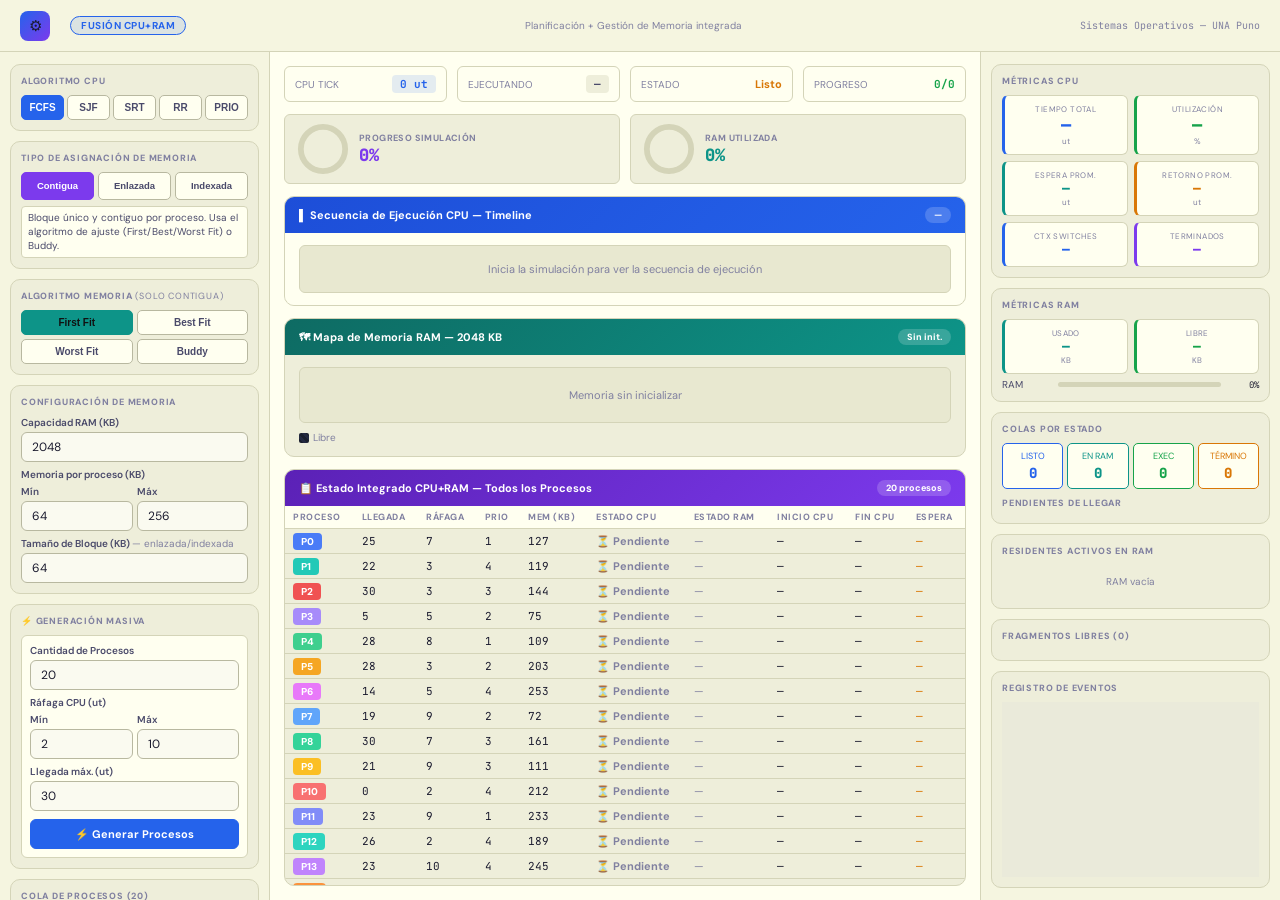
<file: segunda unidad.html>
<!DOCTYPE html>
<html lang="es">
<head>
<meta charset="UTF-8">
<meta name="viewport" content="width=device-width, initial-scale=1.0">
<title>Módulo Fusión CPU+RAM</title>
<link href="https://fonts.googleapis.com/css2?family=Syne:wght@400;600;700;800&family=JetBrains+Mono:wght@400;600;700&family=DM+Sans:wght@300;400;500;600&display=swap" rel="stylesheet">
<style>
:root{
  --bg:#fffff0;
  --surface:#f5f5e0;
  --panel:#eeeeda;
  --border:#d4d4b8;
  --border2:#b8b8a0;
  --text:#1a1a2e;
  --text-mid:#4a4a6a;
  --text-soft:#8080a0;
  --blue:#2563eb;
  --blue-dk:#1d4ed8;
  --blue-lt:rgba(37,99,235,0.12);
  --teal:#0d9488;
  --teal-lt:rgba(13,148,136,0.12);
  --green:#16a34a;
  --green-lt:rgba(22,163,74,0.1);
  --red:#dc2626;
  --red-lt:rgba(220,38,38,0.1);
  --amber:#d97706;
  --amber-lt:rgba(217,119,6,0.1);
  --purple:#7c3aed;
  --r:10px; --r-sm:6px;
  --font-body:'DM Sans',sans-serif;
  --font-display:'Syne',sans-serif;
  --font-mono:'JetBrains Mono',monospace;
}

*{margin:0;padding:0;box-sizing:border-box;}
body{font-family:var(--font-body);background:var(--bg);color:var(--text);height:100vh;overflow:hidden;display:flex;flex-direction:column;}

/* TOPBAR */
.topbar{
  background:var(--surface);border-bottom:1px solid var(--border);
  padding:0 20px;height:52px;display:flex;align-items:center;justify-content:space-between;
  flex-shrink:0;
}
.brand{display:flex;align-items:center;gap:10px;}
.brand-icon{
  width:30px;height:30px;background:linear-gradient(135deg,var(--blue),var(--purple));
  border-radius:8px;display:flex;align-items:center;justify-content:center;font-size:15px;
}
.brand-name{font-family:var(--font-display);font-weight:800;font-size:15px;letter-spacing:-.3px;}
.brand-tag{font-size:10px;background:var(--blue-lt);border:1px solid var(--blue);color:var(--blue);padding:2px 10px;border-radius:20px;font-weight:700;letter-spacing:.5px;}

/* LAYOUT */
.workspace{flex:1;display:grid;grid-template-columns:270px 1fr 300px;overflow:hidden;}

/* SIDEBAR */
.sidebar{
  background:var(--surface);border-right:1px solid var(--border);
  padding:12px 10px;display:flex;flex-direction:column;gap:10px;overflow-y:auto;
}
.sidebar-right{
  background:var(--surface);border-left:1px solid var(--border);
  padding:12px 10px;display:flex;flex-direction:column;gap:10px;overflow-y:auto;
}
.main{padding:14px;display:flex;flex-direction:column;gap:12px;overflow-y:auto;background:var(--bg);}

/* SECTION */
.section{
  background:var(--panel);border:1px solid var(--border);border-radius:var(--r);
  padding:10px;flex-shrink:0;
}
.section-title{
  font-size:9px;font-weight:800;text-transform:uppercase;letter-spacing:.8px;
  color:var(--text-soft);margin-bottom:8px;
}

/* INPUTS */
input[type=text],input[type=number]{
  width:100%;padding:6px 10px;border:1px solid var(--border2);border-radius:var(--r-sm);
  font-size:12px;background:#fafaf0;color:var(--text);font-family:var(--font-body);
  outline:none;transition:border-color .2s;
}
input[type=text]:focus,input[type=number]:focus{border-color:var(--blue);}
input[type=range]{width:100%;accent-color:var(--blue);cursor:pointer;}

/* BUTTONS */
.btn{
  padding:7px 12px;border:1px solid var(--border2);border-radius:var(--r-sm);
  font-size:11px;font-weight:700;cursor:pointer;background:var(--panel);color:var(--text);
  transition:all .15s;font-family:var(--font-body);
}
.btn:hover{border-color:var(--blue);color:var(--blue);background:var(--blue-lt);}
.btn.primary{background:var(--blue);color:#fff;border-color:var(--blue);}
.btn.primary:hover{background:var(--blue-dk);}
.btn.teal{background:var(--teal);color:#111;border-color:var(--teal);}
.btn.danger{background:var(--red-lt);color:var(--red);border-color:var(--red);}
.btn.success{background:var(--green-lt);color:var(--green);border-color:var(--green);}
.btn:disabled{opacity:.35;cursor:not-allowed;}
.btn-row{display:flex;gap:6px;}
.btn-row .btn{flex:1;}
.btn-sm{padding:5px 8px;font-size:10px;font-weight:700;border:1px solid var(--border2);background:var(--panel);color:var(--text-mid);border-radius:var(--r-sm);cursor:pointer;transition:all .15s;}
.btn-sm:hover{border-color:var(--blue);color:var(--blue);}
.btn-xs{padding:2px 7px;font-size:9px;background:transparent;border:1px solid var(--border2);color:var(--text-soft);border-radius:3px;cursor:pointer;}
.btn-xs:hover{border-color:var(--red);color:var(--red);}

/* POLICY GRID */
.policy-grid{display:grid;grid-template-columns:repeat(5,1fr);gap:3px;}
.policy-btn{
  padding:6px 2px;font-size:10px;font-weight:800;background:var(--bg);
  border:1px solid var(--border2);border-radius:5px;cursor:pointer;color:var(--text-mid);
  transition:all .15s;text-align:center;
}
.policy-btn.active{background:var(--blue);color:#fff;border-color:var(--blue);}

/* ALGO GRID */
.algo-grid{display:grid;grid-template-columns:1fr 1fr;gap:4px;}
.algo-btn{
  padding:6px;font-size:10px;font-weight:700;background:var(--bg);
  border:1px solid var(--border2);border-radius:5px;cursor:pointer;color:var(--text-mid);
  transition:all .15s;
}
.algo-btn.active{background:var(--teal);color:#111;border-color:var(--teal);}

/* PROC LIST */
.proc-list{flex:1;overflow-y:auto;max-height:200px;display:flex;flex-direction:column;gap:4px;}
.proc-item{
  padding:6px 8px;border-radius:6px;font-size:11px;
  border:1px solid var(--border);background:var(--bg);
  display:flex;justify-content:space-between;align-items:center;
  transition:all .15s;
}
.proc-item:hover{border-color:var(--border2);}

/* FIELD */
.field-row{display:grid;grid-template-columns:1fr 1fr;gap:4px;margin-top:4px;}
.field-label{font-size:10px;font-weight:600;color:var(--text-mid);margin-bottom:3px;display:block;}
.msg{font-size:10px;padding:4px 6px;border-radius:4px;display:none;margin-top:4px;}
.msg.show{display:block;}
.msg-ok{background:var(--green-lt);color:var(--green);}
.msg-err{background:var(--red-lt);color:var(--red);}

/* VIZ CARD */
.viz-card{
  background:var(--panel);border:1px solid var(--border);border-radius:var(--r);
  overflow:hidden;flex-shrink:0;
}
.viz-card.grow{flex:1;min-height:0;display:flex;flex-direction:column;}
.viz-header{
  background:linear-gradient(135deg,var(--blue-dk),var(--blue));
  color:#fff;padding:10px 14px;font-size:11px;font-weight:700;
  display:flex;justify-content:space-between;align-items:center;flex-shrink:0;
}
.viz-header.teal-h{background:linear-gradient(135deg,#0e6b63,var(--teal));}
.viz-header.purple-h{background:linear-gradient(135deg,#5b21b6,var(--purple));color:#fff;}
.viz-badge{background:rgba(255,255,255,.18);padding:2px 9px;border-radius:10px;font-size:9px;font-weight:800;}

/* BARCODE */
.barcode-wrap{padding:12px 14px;background:var(--bg);}
.barcode-track{
  width:100%;height:48px;border-radius:6px;overflow:hidden;
  display:flex;border:1px solid var(--border);background:#e8e8d0;
}
.bc-seg{height:100%;display:flex;align-items:center;justify-content:center;font-size:9px;font-weight:800;color:#fff;border-right:1px solid rgba(0,0,0,.2);transition:width .15s;}

/* MEMORY MAP */
.mem-track{
  width:100%;height:56px;border-radius:6px;overflow:hidden;
  display:flex;border:1px solid var(--border);background:#e8e8d0;
}
.mem-seg{
  height:100%;display:flex;align-items:center;justify-content:center;
  font-size:9px;font-weight:800;transition:width .25s ease;
  border-right:1px solid rgba(0,0,0,.15);cursor:pointer;position:relative;
}
.mem-seg:hover{filter:brightness(1.2);}

/* PROCESS TABLE */
.ptable{width:100%;border-collapse:collapse;font-size:11px;}
.ptable th,.ptable td{padding:5px 8px;border-bottom:1px solid var(--border);text-align:left;}
.ptable th{color:var(--text-soft);font-size:9px;text-transform:uppercase;letter-spacing:.5px;background:var(--bg);}
.ptable tbody tr:hover{background:var(--bg);}

/* METRICS */
.metrics-grid{display:grid;grid-template-columns:1fr 1fr;gap:6px;}
.metric-box{
  background:var(--bg);border:1px solid var(--border);border-left:3px solid var(--blue);
  padding:8px;border-radius:var(--r-sm);text-align:center;
}
.metric-box.teal-b{border-left-color:var(--teal);}
.metric-box.green-b{border-left-color:var(--green);}
.metric-box.amber-b{border-left-color:var(--amber);}
.metric-box.red-b{border-left-color:var(--red);}
.metric-box.purple-b{border-left-color:var(--purple);}
.m-label{font-size:8px;text-transform:uppercase;color:var(--text-soft);letter-spacing:.4px;}
.m-value{font-size:17px;font-weight:800;font-family:var(--font-mono);color:var(--blue);}
.m-value.teal{color:var(--teal);}
.m-value.green{color:var(--green);}
.m-value.amber{color:var(--amber);}
.m-value.sm{font-size:13px;}
.m-unit{font-size:8px;color:var(--text-soft);}

/* UTIL BAR */
.util-row{display:flex;align-items:center;gap:6px;font-size:10px;margin-top:4px;}
.util-lbl{width:50px;color:var(--text-mid);}
.util-track{flex:1;height:5px;background:var(--border);border-radius:3px;overflow:hidden;}
.util-fill{height:100%;background:var(--blue);transition:width .4s;border-radius:3px;}
.util-pct{width:32px;text-align:right;font-family:var(--font-mono);font-size:9px;}

/* EVENT LOG */
.event-log{
  flex:1;overflow-y:auto;padding:8px;display:flex;flex-direction:column;gap:4px;
  background:#eaeada;font-family:var(--font-mono);font-size:10px;min-height:0;
}
.ev{padding:5px 8px;border-radius:4px;border-left:3px solid var(--border2);line-height:1.5;}
.ev.alloc{border-left-color:var(--teal);color:#0a6b61;}
.ev.free{border-left-color:var(--amber);color:#7a5010;}
.ev.exec{border-left-color:var(--blue);color:#1a3a8a;}
.ev.done{border-left-color:var(--green);color:#1a6b40;}
.ev.idle{border-left-color:var(--text-soft);color:var(--text-soft);}
.ev.err{border-left-color:var(--red);color:#8a1515;}
.ev-detail{font-size:9px;color:var(--text-soft);margin-top:1px;}

/* STATUS DISPLAY */
.status-box{
  background:var(--bg);border:1px solid var(--border);padding:8px 10px;
  border-radius:var(--r-sm);font-size:12px;display:flex;justify-content:space-between;align-items:center;
}
.chip{display:inline-block;padding:2px 8px;border-radius:4px;font-family:var(--font-mono);font-weight:700;font-size:11px;}

/* MASS GEN */
.gen-section{background:var(--bg);border:1px solid var(--border);border-radius:var(--r-sm);padding:8px;}

/* PROGRESS BAR */
.progress-wrap{background:var(--bg);border:1px solid var(--border);border-radius:4px;overflow:hidden;height:8px;margin-top:4px;}
.progress-fill{height:100%;background:linear-gradient(90deg,var(--blue),var(--teal));transition:width .3s;border-radius:4px;}

/* MEMORY RESIDENT TABLE */
.resident-row{
  display:flex;justify-content:space-between;align-items:center;
  padding:4px 6px;border-radius:4px;font-size:10px;border:1px solid var(--border);
  margin-bottom:3px;cursor:pointer;transition:background .15s;
}
.resident-row:hover{background:var(--border);}
.resident-row.executing{background:rgba(74,124,247,.15);border-color:var(--blue);}

/* SCROLLBAR */
::-webkit-scrollbar{width:4px;height:4px;}
::-webkit-scrollbar-track{background:transparent;}
::-webkit-scrollbar-thumb{background:var(--border2);border-radius:2px;}

/* INFO BOX */
.info-mini{font-size:10px;color:var(--text-mid);padding:4px 6px;background:var(--bg);border-radius:4px;border:1px solid var(--border);}

/* PIPELINE VIZ */
.pipeline{display:flex;gap:4px;margin-top:6px;}
.stage{
  flex:1;background:var(--bg);border:1px solid var(--border);border-radius:5px;
  padding:6px 4px;text-align:center;font-size:9px;
}
.stage-val{font-family:var(--font-mono);font-size:14px;font-weight:800;margin-top:2px;}

/* GANTT MINI */
.gantt-mini{overflow-x:auto;max-height:160px;overflow-y:auto;}
.gantt-mini table{border-collapse:collapse;font-family:var(--font-mono);font-size:10px;width:100%;}
.gantt-mini th,.gantt-mini td{border:1px solid var(--border);padding:3px 5px;text-align:center;white-space:nowrap;}
.gantt-mini th{background:var(--bg);color:var(--text-soft);font-size:9px;}

/* QUEUE BADGES */
.queue-badges{display:flex;flex-wrap:wrap;gap:3px;max-height:80px;overflow-y:auto;}
.q-badge{padding:2px 7px;border-radius:20px;font-size:9px;font-weight:800;font-family:var(--font-mono);}

/* TIPO DE ASIGNACIÓN */
.alloc-grid{display:grid;grid-template-columns:1fr 1fr 1fr;gap:4px;}
.alloc-btn{
  padding:7px 2px;font-size:9.5px;font-weight:800;background:var(--bg);
  border:1px solid var(--border2);border-radius:5px;cursor:pointer;color:var(--text-mid);
  transition:all .15s;text-align:center;line-height:1.3;
}
.alloc-btn.active{background:var(--purple);color:#fff;border-color:var(--purple);}
.algo-grid.disabled{opacity:.35;pointer-events:none;}

/* BLOQUES (ENLAZADA / INDEXADA) */
.block-track{
  width:100%;min-height:56px;border-radius:6px;overflow:hidden;position:relative;
  border:1px solid var(--border);background:#e8e8d0;padding:6px;
  display:grid;gap:3px;grid-template-columns:repeat(var(--cols,16),1fr);
}
.block-cell{
  aspect-ratio:1;border-radius:3px;display:flex;align-items:center;justify-content:center;
  font-size:7px;font-weight:800;color:#fff;position:relative;cursor:pointer;
  border:1px solid rgba(0,0,0,.15);transition:transform .15s;overflow:hidden;
}
.block-cell:hover{transform:scale(1.15);z-index:2;}
.block-cell.free{background:repeating-linear-gradient(45deg,#1a1f2e,#1a1f2e 3px,#232940 3px,#232940 6px)!important;color:var(--text-soft);}
.block-cell.idx{outline:2px dashed #fff;outline-offset:-3px;}
.block-links{position:absolute;top:0;left:0;width:100%;height:100%;pointer-events:none;overflow:visible;z-index:1;}

/* GAUGES CIRCULARES */
.gauge-row{display:flex;gap:10px;}
.gauge-box{
  flex:1;background:var(--panel);border:1px solid var(--border);border-radius:var(--r-sm);
  padding:8px 12px;display:flex;align-items:center;gap:10px;
}
.gauge-box svg{flex-shrink:0;}
.gauge-label{font-size:9px;color:var(--text-soft);text-transform:uppercase;letter-spacing:.4px;font-weight:700;}
.gauge-num{font-size:17px;font-weight:800;font-family:var(--font-mono);}
</style>
</head>
<body>

<div class="topbar">
  <div class="brand">
    <div class="brand-icon">⚙</div>
    <span class="brand-name"></span>
    <span class="brand-tag">FUSIÓN CPU+RAM</span>
  </div>
  <div style="display:flex;align-items:center;gap:8px;">
    <span style="font-size:10px;color:var(--text-soft);">Planificación + Gestión de Memoria integrada</span>
  </div>
  <div style="font-size:10px;color:var(--text-soft);font-family:var(--font-mono);">Sistemas Operativos — UNA Puno</div>
</div>

<div class="workspace">

  <!-- ═══ SIDEBAR IZQUIERDO ═══ -->
  <div class="sidebar">

    <div class="section">
      <div class="section-title">Algoritmo CPU</div>
      <div class="policy-grid" id="fusionPolicyGrid">
        <button class="policy-btn active" onclick="fusionSelectPolicy('FCFS',this)">FCFS</button>
        <button class="policy-btn" onclick="fusionSelectPolicy('SJF',this)">SJF</button>
        <button class="policy-btn" onclick="fusionSelectPolicy('SRT',this)">SRT</button>
        <button class="policy-btn" onclick="fusionSelectPolicy('RR',this)">RR</button>
        <button class="policy-btn" onclick="fusionSelectPolicy('PRIORITY',this)">PRIO</button>
      </div>
    </div>

    <div class="section">
      <div class="section-title">Tipo de Asignación de Memoria</div>
      <div class="alloc-grid" id="fusionAllocGrid">
        <button class="alloc-btn active" id="fAllocContigua" onclick="fusionSelectAllocType('contigua',this)">Contigua</button>
        <button class="alloc-btn" id="fAllocEnlazada" onclick="fusionSelectAllocType('enlazada',this)">Enlazada</button>
        <button class="alloc-btn" id="fAllocIndexada" onclick="fusionSelectAllocType('indexada',this)">Indexada</button>
      </div>
      <div class="info-mini" id="fAllocDesc" style="margin-top:6px;line-height:1.4;">Bloque único y contiguo por proceso. Usa el algoritmo de ajuste (First/Best/Worst Fit) o Buddy.</div>
    </div>

    <div class="section">
      <div class="section-title">Algoritmo Memoria <span style="color:var(--text-soft);font-weight:400;">(solo Contigua)</span></div>
      <div class="algo-grid" id="fAlgoGrid">
        <button class="algo-btn active" id="fAlgoFirst" onclick="fusionSelectMemAlgo('first',this)">First Fit</button>
        <button class="algo-btn" id="fAlgoBest" onclick="fusionSelectMemAlgo('best',this)">Best Fit</button>
        <button class="algo-btn" id="fAlgoWorst" onclick="fusionSelectMemAlgo('worst',this)">Worst Fit</button>
        <button class="algo-btn" id="fAlgoBuddy" onclick="fusionSelectMemAlgo('buddy',this)">Buddy</button>
      </div>
    </div>

    <div class="section">
      <div class="section-title">Configuración de Memoria</div>
      <label class="field-label">Capacidad RAM (KB)</label>
      <input type="number" id="fMemTotal" value="2048" min="256" max="16384" step="256">
      <label class="field-label" style="margin-top:6px;">Memoria por proceso (KB)</label>
      <div class="field-row">
        <div>
          <span class="field-label">Mín</span>
          <input type="number" id="fMemMin" value="64" min="16" max="512">
        </div>
        <div>
          <span class="field-label">Máx</span>
          <input type="number" id="fMemMax" value="256" min="32" max="1024">
        </div>
      </div>
      <label class="field-label" style="margin-top:6px;">Tamaño de Bloque (KB) <span style="color:var(--text-soft);font-weight:400;">— enlazada/indexada</span></label>
      <input type="number" id="fBlockSize" value="64" min="8" max="512" step="8">
    </div>

    <div class="section">
      <div class="section-title">⚡ Generación Masiva</div>
      <div class="gen-section">
        <label class="field-label">Cantidad de Procesos</label>
        <input type="number" id="fProcCount" value="20" min="1" max="200">
        <label class="field-label" style="margin-top:6px;">Ráfaga CPU (ut)</label>
        <div class="field-row">
          <div><span class="field-label">Mín</span><input type="number" id="fBurstMin" value="2" min="1"></div>
          <div><span class="field-label">Máx</span><input type="number" id="fBurstMax" value="10" min="1"></div>
        </div>
        <label class="field-label" style="margin-top:6px;">Llegada máx. (ut)</label>
        <input type="number" id="fArrivalMax" value="30" min="0">
        <button class="btn primary" style="width:100%;margin-top:8px;" onclick="fusionGenerate()">⚡ Generar Procesos</button>
      </div>
    </div>

    <div class="section" style="flex:1;display:flex;flex-direction:column;">
      <div class="section-title">Cola de Procesos (<span id="fProcCount2">0</span>)</div>
      <div class="proc-list" id="fProcList">
        <div style="text-align:center;color:var(--text-soft);font-size:11px;padding:10px;">Sin procesos. Genera o agrega manualmente.</div>
      </div>
      <button class="btn danger" style="width:100%;margin-top:6px;" onclick="fusionClear()">🗑 Limpiar Todo</button>
    </div>

    <div class="section">
      <div class="section-title">Agregar Manual</div>
      <input type="text" id="fPName" value="P0" placeholder="Nombre" style="margin-bottom:4px;">
      <div class="field-row">
        <div><span class="field-label">Llegada</span><input type="number" id="fArrival" value="0"></div>
        <div><span class="field-label">Ráfaga CPU</span><input type="number" id="fBurst" value="4"></div>
      </div>
      <div class="field-row" style="margin-top:4px;">
        <div><span class="field-label">Prioridad</span><input type="number" id="fPriority" value="1"></div>
        <div><span class="field-label">Mem (KB)</span><input type="number" id="fMemSize" value="128"></div>
      </div>
      <button class="btn teal" style="width:100%;margin-top:6px;" onclick="fusionAddManual()">+ Agregar</button>
      <div id="fMsgProc" class="msg"></div>
    </div>

    <div class="section">
      <div class="section-title">Control de Simulación</div>
      <div class="btn-row">
        <button class="btn primary" id="fStartBtn" onclick="fusionStart()">▶ Iniciar</button>
        <button class="btn" id="fPauseBtn" disabled onclick="fusionPause()">⏸ Pausar</button>
      </div>
      <button class="btn danger" style="width:100%;margin-top:4px;" onclick="fusionReset()">↻ Reiniciar</button>
      <div style="margin-top:8px;">
        <label class="field-label">Velocidad: <span id="fSpeedVal">1x</span></label>
        <input type="range" min="0.5" max="10" step="0.5" value="1" onchange="fusionSetSpeed(this.value)">
      </div>
    </div>

  </div>

  <!-- ═══ CONTENIDO CENTRAL ═══ -->
  <div class="main">

    <!-- STATUS ROW -->
    <div style="display:flex;gap:10px;">
      <div class="status-box" style="flex:1;">
        <span style="font-size:10px;color:var(--text-soft);">CPU TICK</span>
        <span class="chip" style="background:var(--blue-lt);color:var(--blue);" id="fClock">0 ut</span>
      </div>
      <div class="status-box" style="flex:1;">
        <span style="font-size:10px;color:var(--text-soft);">EJECUTANDO</span>
        <span class="chip" id="fRunning" style="background:var(--panel);color:var(--text-mid);">—</span>
      </div>
      <div class="status-box" style="flex:1;">
        <span style="font-size:10px;color:var(--text-soft);">ESTADO</span>
        <span id="fStatus" style="font-size:11px;font-weight:700;color:var(--amber);">Listo</span>
      </div>
      <div class="status-box" style="flex:1;">
        <span style="font-size:10px;color:var(--text-soft);">PROGRESO</span>
        <span id="fProgress" style="font-size:11px;font-weight:700;font-family:var(--font-mono);color:var(--green);">0/0</span>
      </div>
    </div>

    <!-- GAUGES CIRCULARES -->
    <div class="gauge-row">
      <div class="gauge-box">
        <svg width="52" height="52" viewBox="0 0 54 54">
          <circle cx="27" cy="27" r="23" fill="none" stroke="var(--border)" stroke-width="6"/>
          <circle id="fGaugeProcRing" cx="27" cy="27" r="23" fill="none" stroke="var(--purple)" stroke-width="6"
                  stroke-linecap="round" stroke-dasharray="144.51" stroke-dashoffset="144.51"
                  transform="rotate(-90 27 27)" style="transition:stroke-dashoffset .4s ease;"/>
        </svg>
        <div>
          <div class="gauge-label">Progreso Simulación</div>
          <div class="gauge-num" id="fGaugeProcNum" style="color:var(--purple);">0%</div>
        </div>
      </div>
      <div class="gauge-box">
        <svg width="52" height="52" viewBox="0 0 54 54">
          <circle cx="27" cy="27" r="23" fill="none" stroke="var(--border)" stroke-width="6"/>
          <circle id="fGaugeRamRing" cx="27" cy="27" r="23" fill="none" stroke="var(--teal)" stroke-width="6"
                  stroke-linecap="round" stroke-dasharray="144.51" stroke-dashoffset="144.51"
                  transform="rotate(-90 27 27)" style="transition:stroke-dashoffset .4s ease;"/>
        </svg>
        <div>
          <div class="gauge-label">RAM Utilizada</div>
          <div class="gauge-num" id="fGaugeRamNum" style="color:var(--teal);">0%</div>
        </div>
      </div>
    </div>

    <!-- PROGRESS BAR -->
    <div class="viz-card">
      <div class="viz-header">
        <span>▌ Secuencia de Ejecución CPU — Timeline</span>
        <span class="viz-badge" id="fTimelineLabel">—</span>
      </div>
      <div class="barcode-wrap" id="fBarcodeWrap">
        <div class="barcode-track" id="fBarcodeTrack">
          <div style="display:flex;align-items:center;justify-content:center;width:100%;color:var(--text-soft);font-size:11px;">Inicia la simulación para ver la secuencia de ejecución</div>
        </div>
      </div>
    </div>

    <!-- MEMORY MAP -->
    <div class="viz-card">
      <div class="viz-header teal-h">
        <span>🗺 Mapa de Memoria RAM — <span id="fMemTotalLabel">2048</span> KB</span>
        <span class="viz-badge" id="fMemStatus">Sin init.</span>
      </div>
      <div style="padding:12px 14px;">
        <div style="position:relative;">
          <div class="mem-track" id="fMemTrack">
            <div style="display:flex;align-items:center;justify-content:center;width:100%;color:var(--text-soft);font-size:11px;">Memoria sin inicializar</div>
          </div>
          <svg class="block-links" id="fBlockLinksSvg" style="display:none;"></svg>
        </div>
        <div style="margin-top:8px;display:flex;gap:12px;font-size:10px;">
          <span style="color:var(--text-soft);">
            <span style="display:inline-block;width:10px;height:10px;border-radius:2px;background:repeating-linear-gradient(45deg,#1a1f2e,#1a1f2e 3px,#232940 3px,#232940 6px);margin-right:4px;vertical-align:middle;"></span>Libre
          </span>
          <span id="fMemLegend" style="display:flex;gap:8px;flex-wrap:wrap;"></span>
        </div>
      </div>
    </div>

    <!-- PROCESS STATE TABLE -->
    <div class="viz-card grow">
      <div class="viz-header purple-h">
        <span>📋 Estado Integrado CPU+RAM — Todos los Procesos</span>
        <span class="viz-badge" id="fTableBadge">0 procesos</span>
      </div>
      <div style="overflow:auto;flex:1;min-height:0;">
        <table class="ptable" id="fStateTable">
          <thead>
            <tr>
              <th>Proceso</th>
              <th>Llegada</th>
              <th>Ráfaga</th>
              <th>Prio</th>
              <th>Mem (KB)</th>
              <th>Estado CPU</th>
              <th>Estado RAM</th>
              <th>Inicio CPU</th>
              <th>Fin CPU</th>
              <th>Espera</th>
            </tr>
          </thead>
          <tbody id="fTableBody">
            <tr><td colspan="10" style="text-align:center;color:var(--text-soft);padding:20px;">Sin datos. Genera procesos y ejecuta la simulación.</td></tr>
          </tbody>
        </table>
      </div>
    </div>

  </div>

  <!-- ═══ SIDEBAR DERECHO ═══ -->
  <div class="sidebar-right">

    <!-- MÉTRICAS CPU -->
    <div class="section">
      <div class="section-title">Métricas CPU</div>
      <div class="metrics-grid">
        <div class="metric-box">
          <div class="m-label">Tiempo Total</div>
          <div class="m-value" id="fm-total">—</div>
          <div class="m-unit">ut</div>
        </div>
        <div class="metric-box green-b">
          <div class="m-label">Utilización</div>
          <div class="m-value green" id="fm-util">—</div>
          <div class="m-unit">%</div>
        </div>
        <div class="metric-box teal-b">
          <div class="m-label">Espera Prom.</div>
          <div class="m-value teal sm" id="fm-wait">—</div>
          <div class="m-unit">ut</div>
        </div>
        <div class="metric-box amber-b">
          <div class="m-label">Retorno Prom.</div>
          <div class="m-value amber sm" id="fm-return">—</div>
          <div class="m-unit">ut</div>
        </div>
        <div class="metric-box">
          <div class="m-label">Ctx Switches</div>
          <div class="m-value sm" id="fm-ctx">—</div>
        </div>
        <div class="metric-box purple-b">
          <div class="m-label">Terminados</div>
          <div class="m-value sm" style="color:var(--purple);" id="fm-done">0</div>
        </div>
      </div>
    </div>

    <!-- MÉTRICAS RAM -->
    <div class="section">
      <div class="section-title">Métricas RAM</div>
      <div class="metrics-grid">
        <div class="metric-box teal-b">
          <div class="m-label">Usado</div>
          <div class="m-value teal sm" id="fm-used">—</div>
          <div class="m-unit">KB</div>
        </div>
        <div class="metric-box green-b">
          <div class="m-label">Libre</div>
          <div class="m-value green sm" id="fm-free">—</div>
          <div class="m-unit">KB</div>
        </div>
      </div>
      <div class="util-row">
        <span class="util-lbl">RAM</span>
        <div class="util-track"><div class="util-fill" id="fm-fill-ram" style="background:var(--teal);"></div></div>
        <span class="util-pct" id="fm-pct-ram">0%</span>
      </div>
    </div>

    <!-- PIPELINE STAGES -->
    <div class="section">
      <div class="section-title">Colas por Estado</div>
      <div class="pipeline">
        <div class="stage" style="border-color:var(--blue);">
          <div style="color:var(--blue);font-size:9px;">LISTO</div>
          <div class="stage-val" style="color:var(--blue);" id="fq-ready">0</div>
        </div>
        <div class="stage" style="border-color:var(--teal);">
          <div style="color:var(--teal);font-size:9px;">EN RAM</div>
          <div class="stage-val" style="color:var(--teal);" id="fq-ram">0</div>
        </div>
        <div class="stage" style="border-color:var(--green);">
          <div style="color:var(--green);font-size:9px;">EXEC</div>
          <div class="stage-val" style="color:var(--green);" id="fq-exec">1</div>
        </div>
        <div class="stage" style="border-color:var(--amber);">
          <div style="color:var(--amber);font-size:9px;">TÉRMINO</div>
          <div class="stage-val" style="color:var(--amber);" id="fq-done">0</div>
        </div>
      </div>
      <div style="margin-top:8px;">
        <div class="section-title" style="margin-bottom:4px;">Pendientes de Llegar</div>
        <div class="queue-badges" id="fq-pending"></div>
      </div>
    </div>

    <!-- RESIDENTES EN RAM -->
    <div class="section">
      <div class="section-title">Residentes Activos en RAM</div>
      <div id="fResidentList" style="max-height:130px;overflow-y:auto;">
        <div style="text-align:center;color:var(--text-soft);font-size:10px;padding:10px;">RAM vacía</div>
      </div>
    </div>

    <!-- FRAGMENTOS LIBRES -->
    <div class="section">
      <div class="section-title">Fragmentos Libres (<span id="fFreeCount">0</span>)</div>
      <div id="fFreeList" style="max-height:80px;overflow-y:auto;font-family:var(--font-mono);font-size:10px;color:var(--text-mid);"></div>
    </div>

    <!-- EVENT LOG -->
    <div class="section" style="flex:1;display:flex;flex-direction:column;min-height:180px;">
      <div class="section-title">Registro de Eventos</div>
      <div class="event-log" id="fEventLog">
        <div class="ev idle">Sistema listo. Configura y ejecuta la simulación fusionada.</div>
      </div>
    </div>

  </div>

</div>

<script>
/* ═══════════════════════════════════════════════════════
   SIMULADOR FUSIÓN CPU + MEMORIA
   ═══════════════════════════════════════════════════════ */

const COLORS = [
  '#4a7cf7','#22c9b7','#f05252','#a78bfa',
  '#3ecf8e','#f5a623','#e879f9','#60a5fa',
  '#34d399','#fbbf24','#f87171','#818cf8',
  '#2dd4bf','#c084fc','#fb923c','#4ade80',
  '#38bdf8','#e879f9','#a3e635','#f472b6'
];

let fPolicy   = 'FCFS';
let fMemAlgo  = 'first';
let fAllocType= 'contigua';   // 'contigua' | 'enlazada' | 'indexada'
let fBlockSize= 64;           // KB por bloque (enlazada / indexada)
let fProcs   = [];        // [{name,arrival,burst,priority,memSize,color,remaining,state,memStart,startTime,endTime}]
let fTimeline= [];        // [{name,start,end}]
let fMemBlocks = [];      // [{id,start,size,type,process}]
let fMemTotal  = 2048;
let fColorMap  = {};
let fSimTimer  = null;
let fSimStep   = 0;
let fSimRunning= false;
let fSimPaused = false;
let fSpeed     = 1;
let fDoneCount = 0;

/* ── POLICY ── */
function fusionSelectPolicy(p, btn) {
  fPolicy = p;
  document.querySelectorAll('#fusionPolicyGrid .policy-btn').forEach(b => b.classList.remove('active'));
  btn.classList.add('active');
}

/* ── MEM ALGO ── */
function fusionSelectMemAlgo(a, btn) {
  fMemAlgo = a;
  document.querySelectorAll('.algo-btn').forEach(b => b.classList.remove('active'));
  btn.classList.add('active');
}

/* ── TIPO DE ASIGNACIÓN DE MEMORIA ── */
const F_ALLOC_DESC = {
  contigua : 'Bloque único y contiguo por proceso. Usa el algoritmo de ajuste (First/Best/Worst Fit) o Buddy.',
  enlazada : 'El proceso se divide en bloques de tamaño fijo, dispersos por la RAM y enlazados mediante punteros — como una lista enlazada. No requiere espacio contiguo.',
  indexada : 'El proceso se divide en bloques de datos dispersos + 1 bloque índice adicional que guarda las direcciones de todos sus bloques (como una tabla de índices).'
};
function fusionSelectAllocType(t, btn) {
  fAllocType = t;
  document.querySelectorAll('.alloc-btn').forEach(b => b.classList.remove('active'));
  btn.classList.add('active');
  document.getElementById('fAlgoGrid').classList.toggle('disabled', t !== 'contigua');
  document.getElementById('fAllocDesc').textContent = F_ALLOC_DESC[t];
}

/* ── GENERATE ── */
function fusionGenerate() {
  fusionClear();
  const n        = parseInt(document.getElementById('fProcCount').value) || 20;
  const bMin     = parseInt(document.getElementById('fBurstMin').value)  || 2;
  const bMax     = parseInt(document.getElementById('fBurstMax').value)  || 10;
  const aMax     = parseInt(document.getElementById('fArrivalMax').value)|| 30;
  const memMin   = parseInt(document.getElementById('fMemMin').value)    || 64;
  const memMax   = parseInt(document.getElementById('fMemMax').value)    || 256;

  for (let i = 0; i < n; i++) {
    const name    = `P${i}`;
    const arrival = Math.floor(Math.random() * (aMax + 1));
    const burst   = bMin + Math.floor(Math.random() * (bMax - bMin + 1));
    const priority= Math.floor(Math.random() * 4) + 1;
    const memSize = memMin + Math.floor(Math.random() * (memMax - memMin + 1));
    const color   = COLORS[i % COLORS.length];
    fProcs.push({ name, arrival, burst, priority, memSize, color,
                  remaining: burst, state: 'pending',
                  memStart: null, startTime: null, endTime: null, waitTime: null });
    fColorMap[name] = color;
  }
  renderFProcList();
  fShowMsg('fMsgProc', `${n} procesos generados`, 'ok');
}

/* ── ADD MANUAL ── */
function fusionAddManual() {
  const name    = document.getElementById('fPName').value.trim() || `P${fProcs.length}`;
  const arrival = parseInt(document.getElementById('fArrival').value)   || 0;
  const burst   = parseInt(document.getElementById('fBurst').value)     || 4;
  const priority= parseInt(document.getElementById('fPriority').value)  || 1;
  const memSize = parseInt(document.getElementById('fMemSize').value)   || 128;
  if (fProcs.find(p => p.name === name)) return fShowMsg('fMsgProc','Nombre duplicado','err');
  const color = COLORS[fProcs.length % COLORS.length];
  fProcs.push({ name, arrival, burst, priority, memSize, color,
                remaining: burst, state: 'pending',
                memStart: null, startTime: null, endTime: null, waitTime: null });
  fColorMap[name] = color;
  document.getElementById('fPName').value = `P${fProcs.length}`;
  renderFProcList();
  fShowMsg('fMsgProc', `${name} agregado`, 'ok');
}

/* ── RENDER PROC LIST ── */
function renderFProcList() {
  const el = document.getElementById('fProcList');
  document.getElementById('fProcCount2').textContent = fProcs.length;
  document.getElementById('fTableBadge').textContent = fProcs.length + ' procesos';
  if (!fProcs.length) {
    el.innerHTML = '<div style="text-align:center;color:var(--text-soft);font-size:11px;padding:10px;">Sin procesos.</div>';
    return;
  }
  el.innerHTML = fProcs.map((p, i) => `
    <div class="proc-item" style="border-left:3px solid ${p.color};">
      <div>
        <span style="font-weight:800;color:${p.color};font-size:12px;">${p.name}</span>
        <span style="font-size:9px;color:var(--text-soft);display:block;font-family:var(--font-mono);">
          arr:${p.arrival} cpu:${p.burst}ut mem:${p.memSize}KB
        </span>
      </div>
      <button class="btn-xs" onclick="fusionRemoveProc(${i})">✕</button>
    </div>`).join('');
}

function fusionRemoveProc(i) { fProcs.splice(i,1); renderFProcList(); }

function fusionClear() {
  fusionReset();
  fProcs = [];
  fColorMap = {};
  renderFProcList();
  renderFStateTable();
}

/* ── INIT MEMORY ── */
const F_ALLOC_LABEL = { contigua:'Contigua', enlazada:'Enlazada', indexada:'Indexada' };
function fusionInitMemory() {
  fMemTotal  = parseInt(document.getElementById('fMemTotal').value) || 2048;
  fBlockSize = parseInt(document.getElementById('fBlockSize').value) || 64;
  document.getElementById('fMemTotalLabel').textContent = fMemTotal;
  document.getElementById('fMemStatus').textContent = 'Inicializada (' + F_ALLOC_LABEL[fAllocType] + ')';

  if (fAllocType === 'contigua') {
    fMemBlocks = [{ id:1, start:0, size:fMemTotal, type:'free', process:null }];
  } else {
    // memoria dividida en bloques fijos, dispersos por la RAM
    let n = Math.max(1, Math.floor(fMemTotal / fBlockSize));
    fMemBlocks = [];
    for (let i = 0; i < n; i++) {
      fMemBlocks.push({ id:i+1, start:i*fBlockSize, size:fBlockSize, type:'free', process:null, isIndex:false });
    }
  }
  renderFMemMap();
  updateFMemStats();
}

/* ── SCHEDULING ALGORITHMS ── */
function fusionCalcTimeline() {
  const copy = fProcs.map(p => ({...p, remaining: p.burst}));
  if (fPolicy === 'FCFS')     return fFCFS(copy);
  if (fPolicy === 'SJF')      return fSJF(copy);
  if (fPolicy === 'SRT')      return fSRT(copy);
  if (fPolicy === 'RR')       return fRR(copy, 3);
  if (fPolicy === 'PRIORITY') return fPriorityNP(copy);
  return fFCFS(copy);
}

function fFCFS(ps) {
  const sorted = [...ps].sort((a,b) => a.arrival - b.arrival);
  let t=0, out=[];
  sorted.forEach(p => {
    if (t < p.arrival) { out.push({name:'IDLE',start:t,end:p.arrival}); t=p.arrival; }
    out.push({name:p.name,start:t,end:t+p.burst}); t+=p.burst;
  });
  return out;
}

function fSJF(ps) {
  let t=0, out=[], rem=[...ps].sort((a,b)=>a.arrival-b.arrival);
  while(rem.length) {
    let ready = rem.filter(p => p.arrival <= t);
    if(!ready.length){ out.push({name:'IDLE',start:t,end:rem[0].arrival}); t=rem[0].arrival; continue; }
    ready.sort((a,b) => a.burst-b.burst);
    let p=ready[0];
    out.push({name:p.name,start:t,end:t+p.burst}); t+=p.burst;
    rem = rem.filter(r => r!==p);
  }
  return out;
}

function fSRT(ps) {
  let t=0, out=[], done=0;
  while(done < ps.length) {
    let ready = ps.filter(p => p.arrival<=t && p.remaining>0);
    if(!ready.length){ t++; continue; }
    ready.sort((a,b)=>a.remaining-b.remaining);
    let p=ready[0]; p.remaining--;
    out.push({name:p.name,start:t,end:t+1}); t++;
    if(p.remaining===0) done++;
  }
  return fMerge(out);
}

function fRR(ps, q) {
  let t=0, out=[], queue=[], idx=0;
  const sorted=[...ps].sort((a,b)=>a.arrival-b.arrival);
  while(idx<sorted.length||queue.length){
    while(idx<sorted.length&&sorted[idx].arrival<=t){queue.push(sorted[idx]);idx++;}
    if(!queue.length){t++;continue;}
    let p=queue.shift(); let chunk=Math.min(p.remaining,q);
    out.push({name:p.name,start:t,end:t+chunk}); t+=chunk;
    while(idx<sorted.length&&sorted[idx].arrival<=t){queue.push(sorted[idx]);idx++;}
    p.remaining-=chunk;
    if(p.remaining>0) queue.push(p);
  }
  return fMerge(out);
}

function fPriorityNP(ps) {
  let t=0,out=[],rem=[...ps];
  while(rem.length){
    let ready=rem.filter(p=>p.arrival<=t);
    if(!ready.length){t++;continue;}
    ready.sort((a,b)=>a.priority-b.priority);
    let p=ready[0];
    out.push({name:p.name,start:t,end:t+p.burst}); t+=p.burst;
    rem=rem.filter(r=>r!==p);
  }
  return out;
}

function fMerge(segs) {
  if(!segs.length) return [];
  let res=[{...segs[0]}];
  for(let i=1;i<segs.length;i++){
    let last=res[res.length-1];
    if(segs[i].name===last.name&&segs[i].start===last.end) last.end=segs[i].end;
    else res.push({...segs[i]});
  }
  return res;
}

/* ── MEMORY ALLOCATION ── */
function fTryAllocate(proc) {
  let target = null;
  if (fMemAlgo === 'first') {
    target = fMemBlocks.find(b => b.type==='free' && b.size>=proc.memSize);
  } else if (fMemAlgo === 'best') {
    let cands = fMemBlocks.filter(b => b.type==='free' && b.size>=proc.memSize);
    cands.sort((a,b)=>a.size-b.size);
    target = cands[0];
  } else if (fMemAlgo === 'worst') {
    let cands = fMemBlocks.filter(b => b.type==='free' && b.size>=proc.memSize);
    cands.sort((a,b)=>b.size-a.size);
    target = cands[0];
  } else if (fMemAlgo === 'buddy') {
    let needed = Math.max(32, Math.pow(2, Math.ceil(Math.log2(proc.memSize))));
    target = fMemBlocks.find(b => b.type==='free' && b.size>=needed);
    if(target) {
      while(target.size > needed) {
        let idx=fMemBlocks.indexOf(target); let half=target.size/2;
        target.size=half;
        fMemBlocks.splice(idx+1,0,{id:Date.now()+idx,start:target.start+half,size:half,type:'free',process:null});
      }
    }
  }
  if (!target) return false;
  let idx = fMemBlocks.indexOf(target);
  if (target.size > proc.memSize) {
    let newFree = {id:Date.now(),start:target.start+proc.memSize,size:target.size-proc.memSize,type:'free',process:null};
    fMemBlocks.splice(idx+1,0,newFree);
  }
  target.size   = proc.memSize;
  target.type   = 'allocated';
  target.process= proc.name;
  return true;
}

function fDeallocate(procName) {
  let blk = fMemBlocks.find(b => b.process===procName);
  if(!blk) return;
  blk.type='free'; blk.process=null;
  fCoalesce();
}

function fCoalesce() {
  for(let i=0;i<fMemBlocks.length-1;i++){
    if(fMemBlocks[i].type==='free'&&fMemBlocks[i+1].type==='free'){
      fMemBlocks[i].size+=fMemBlocks[i+1].size;
      fMemBlocks.splice(i+1,1); i--;
    }
  }
}

/* ── RENDER MEMORY MAP ── */
function renderFMemMap() {
  const track = document.getElementById('fMemTrack');
  if(!fMemBlocks.length){ track.innerHTML=''; return; }
  track.innerHTML = fMemBlocks.map(b => {
    let pct = (b.size/fMemTotal*100).toFixed(2);
    let bg  = b.type==='free'
      ? 'repeating-linear-gradient(45deg,#1a1f2e,#1a1f2e 3px,#1f2740 3px,#1f2740 6px)'
      : fColorMap[b.process] || '#4a7cf7';
    let clr = b.type==='free' ? 'var(--text-soft)' : '#fff';
    return `<div class="mem-seg" style="width:${pct}%;background:${bg};color:${clr};" title="${b.type==='free'?'Libre':b.process+' ('+b.size+'KB)'}">
      ${parseFloat(pct)>6 ? (b.type==='free'?'◻ '+b.size+'K':b.process) : ''}
    </div>`;
  }).join('');
  updateFMemStats();
  renderFResidents();
}

function updateFMemStats() {
  let used = fMemBlocks.filter(b=>b.type==='allocated').reduce((a,b)=>a+b.size,0);
  let free = fMemTotal - used;
  let pct  = fMemTotal > 0 ? (used/fMemTotal*100).toFixed(1) : 0;
  document.getElementById('fm-used').textContent = used;
  document.getElementById('fm-free').textContent = free;
  document.getElementById('fm-fill-ram').style.width = pct+'%';
  document.getElementById('fm-pct-ram').textContent  = pct+'%';
  let freeSegs = fMemBlocks.filter(b=>b.type==='free');
  document.getElementById('fFreeCount').textContent = freeSegs.length;
  document.getElementById('fFreeList').innerHTML = freeSegs.map(b=>`<div>• Base: ${b.start}KB | Tam: ${b.size}KB</div>`).join('');
  // queue counts
  let inRam = fMemBlocks.filter(b=>b.type==='allocated').length;
  document.getElementById('fq-ram').textContent = inRam;
}

function renderFResidents() {
  const el = document.getElementById('fResidentList');
  let alloc = fMemBlocks.filter(b=>b.type==='allocated');
  if(!alloc.length){ el.innerHTML='<div style="text-align:center;color:var(--text-soft);font-size:10px;padding:10px;">RAM vacía</div>'; return; }
  let currentExec = getCurrentExec();
  el.innerHTML = alloc.map(b=>`
    <div class="resident-row ${b.process===currentExec?'executing':''}">
      <span style="background:${fColorMap[b.process]||'#4a7cf7'};color:#fff;padding:1px 7px;border-radius:3px;font-size:9px;font-weight:800;font-family:var(--font-mono);">${b.process}</span>
      <span style="color:var(--text-soft);font-size:9px;font-family:var(--font-mono);">${b.start}→${b.start+b.size}KB</span>
      <span style="color:var(--teal);font-size:9px;">${b.size}KB</span>
    </div>`).join('');
}

function getCurrentExec() {
  let seg = fTimeline.find(s => fSimStep >= s.start && fSimStep < s.end);
  return seg && seg.name!=='IDLE' ? seg.name : null;
}

/* ── RENDER STATE TABLE ── */
function renderFStateTable() {
  const tbody = document.getElementById('fTableBody');
  if(!fProcs.length){
    tbody.innerHTML='<tr><td colspan="10" style="text-align:center;color:var(--text-soft);padding:20px;">Sin datos.</td></tr>';
    return;
  }
  tbody.innerHTML = fProcs.map(p => {
    let stateColor = {
      'pending':'var(--text-soft)', 'ready':'var(--blue)',
      'executing':'var(--green)', 'in-ram':'var(--teal)',
      'done':'var(--amber)'
    }[p.state] || 'var(--text-soft)';
    let stateLabel = {
      'pending':'⏳ Pendiente','ready':'🔵 Listo','executing':'⚡ Ejecutando',
      'in-ram':'💾 En RAM','done':'✅ Terminado'
    }[p.state] || p.state;
    let ramState = p.memStart!==null ? `<span style="color:var(--teal)">💾 ${p.memSize}KB</span>` : `<span style="color:var(--text-soft)">—</span>`;
    return `<tr>
      <td><span style="background:${p.color};color:#fff;padding:2px 8px;border-radius:4px;font-size:10px;font-weight:800;">${p.name}</span></td>
      <td style="font-family:var(--font-mono)">${p.arrival}</td>
      <td style="font-family:var(--font-mono)">${p.burst}</td>
      <td style="font-family:var(--font-mono)">${p.priority}</td>
      <td style="font-family:var(--font-mono)">${p.memSize}</td>
      <td style="color:${stateColor};font-weight:700;font-size:11px;">${stateLabel}</td>
      <td>${ramState}</td>
      <td style="font-family:var(--font-mono)">${p.startTime!==null?p.startTime+'ut':'—'}</td>
      <td style="font-family:var(--font-mono)">${p.endTime!==null?p.endTime+'ut':'—'}</td>
      <td style="font-family:var(--font-mono);color:var(--amber)">${p.waitTime!==null?p.waitTime+'ut':'—'}</td>
    </tr>`;
  }).join('');
}

/* ── BARCODE ── */
function renderFBarcode(step) {
  const track = document.getElementById('fBarcodeTrack');
  if(!fTimeline.length) return;
  let total = fTimeline[fTimeline.length-1].end;
  let html  = '';
  fTimeline.forEach(seg => {
    if(seg.start <= step) {
      let renderEnd = Math.min(seg.end, step);
      let pct = ((renderEnd - seg.start) / total * 100).toFixed(2);
      if(parseFloat(pct) > 0) {
        let bg = seg.name==='IDLE' ? '#1a1f2e' : fColorMap[seg.name];
        html += `<div class="bc-seg" style="width:${pct}%;background:${bg};">${parseFloat(pct)>4?seg.name:''}</div>`;
      }
    }
  });
  track.innerHTML = html || '<div style="flex:1;background:var(--surface);"></div>';
  document.getElementById('fTimelineLabel').textContent = `${step}/${total} ut`;
}

/* ── SIMULATION ── */
function fusionStart() {
  if (!fProcs.length) return;
  fusionInitMemory();
  fTimeline  = fusionCalcTimeline();
  // reset state
  fProcs.forEach(p => {
    p.remaining = p.burst; p.state='pending';
    p.memStart=null; p.startTime=null; p.endTime=null; p.waitTime=null;
  });
  fSimStep   = 0;
  fDoneCount = 0;
  fSimRunning= true;
  fSimPaused = false;
  document.getElementById('fStartBtn').disabled = true;
  document.getElementById('fPauseBtn').disabled = false;
  document.getElementById('fStatus').textContent = 'Corriendo';
  clearFEventLog();
  fLog('exec','▶ Simulación fusionada iniciada','CPU: '+fPolicy+' | Mem: '+fMemAlgo.toUpperCase()+' | RAM: '+fMemTotal+'KB');
  fusionPulse();
}

function fusionPulse() {
  if(!fSimRunning || fSimPaused) return;
  const t = fSimStep;
  document.getElementById('fClock').textContent = t+' ut';
  document.getElementById('fProgress').textContent = fDoneCount+'/'+fProcs.length;

  // — 1. Cargar a RAM los procesos que llegan en t (y aún no están en RAM)
  fProcs.filter(p => p.arrival === t && p.state === 'pending').forEach(p => {
    let ok = fTryAllocate(p);
    if(ok){
      p.state = 'ready';
      p.memStart = t;
      fLog('alloc','💾 '+p.name+' cargado en RAM','Asignados '+p.memSize+'KB | Algoritmo: '+fMemAlgo.toUpperCase());
    } else {
      p.state = 'ready'; // espera sin RAM (fallo de asignación)
      fLog('err','⚠ '+p.name+' no pudo asignarse a RAM','Sin espacio suficiente ('+p.memSize+'KB requeridos)');
    }
    renderFMemMap();
  });

  // — 2. Determinar qué proceso ejecuta CPU en t
  let seg = fTimeline.find(s => t >= s.start && t < s.end);
  let execProc = null;
  if (seg && seg.name !== 'IDLE') {
    execProc = fProcs.find(p => p.name === seg.name);
    if (execProc) {
      if (execProc.startTime === null) {
        execProc.startTime = t;
        fLog('exec','⚡ '+execProc.name+' inicia ejecución en CPU','t='+t+' | Ráfaga: '+execProc.burst+'ut | RAM: '+execProc.memSize+'KB');
      }
      execProc.state = 'executing';
      document.getElementById('fRunning').textContent = execProc.name;
      document.getElementById('fRunning').style.background = execProc.color;
      document.getElementById('fRunning').style.color = '#fff';
    }
  } else {
    document.getElementById('fRunning').textContent = 'IDLE';
    document.getElementById('fRunning').style.background = 'var(--panel)';
    document.getElementById('fRunning').style.color = 'var(--text-soft)';
  }

  // — 3. Detectar fin de proceso: cuando el segmento termina en t+1
  fTimeline.forEach(seg2 => {
    if (seg2.end === t+1 && seg2.name !== 'IDLE') {
      let p = fProcs.find(pp => pp.name === seg2.name && pp.endTime === null);
      // verificar si es la última aparición
      let lastSeg = [...fTimeline].filter(s => s.name===seg2.name).pop();
      if(p && lastSeg && lastSeg.end === t+1) {
        p.endTime = t+1;
        p.state   = 'done';
        p.waitTime= Math.max(0, p.startTime - p.arrival);
        fDoneCount++;
        // — 4. LIBERAR MEMORIA AUTOMÁTICAMENTE
        fDeallocate(p.name);
        fLog('free','🔓 '+p.name+' terminado → RAM liberada','Fin: t='+(t+1)+' | Espera: '+p.waitTime+'ut | '+p.memSize+'KB liberados');
        renderFMemMap();
      }
    }
  });

  // — 5. Actualizar estados de procesos en RAM (no ejecutando ni done = in-ram)
  fProcs.filter(p => p.state==='ready' || p.state==='in-ram').forEach(p => {
    if(p.memStart!==null) p.state = 'in-ram';
  });

  renderFBarcode(t+1);
  renderFStateTable();
  updateFPipelineCounts(t);

  // — 6. Avanzar
  fSimStep++;
  let maxT = fTimeline.length ? fTimeline[fTimeline.length-1].end : 0;
  if(fSimStep > maxT) {
    fusionEnd();
  } else {
    fSimTimer = setTimeout(fusionPulse, 1000 / fSpeed);
  }
}

function updateFPipelineCounts(t) {
  let ready    = fProcs.filter(p => p.state==='ready'||p.state==='in-ram').length;
  let exec     = fProcs.filter(p => p.state==='executing').length;
  let done     = fProcs.filter(p => p.state==='done').length;
  let pending  = fProcs.filter(p => p.state==='pending');

  document.getElementById('fq-ready').textContent = ready;
  document.getElementById('fq-exec').textContent  = exec;
  document.getElementById('fq-done').textContent  = done;
  document.getElementById('fm-done').textContent  = done;

  // badges pendientes
  let pb = document.getElementById('fq-pending');
  pb.innerHTML = pending.slice(0,20).map(p=>`
    <span class="q-badge" style="background:${p.color}33;color:${p.color};border:1px solid ${p.color}55;">
      ${p.name} @${p.arrival}ut
    </span>`).join('') + (pending.length>20?`<span style="font-size:9px;color:var(--text-soft)">+${pending.length-20} más</span>`:'');
}

function fusionEnd() {
  fSimRunning = false;
  document.getElementById('fStartBtn').disabled = false;
  document.getElementById('fPauseBtn').disabled = true;
  document.getElementById('fStatus').textContent = '✅ Completado';
  document.getElementById('fStatus').style.color = 'var(--green)';
  computeFMetrics();
  fLog('done','🏁 Simulación completada','Todos los procesos terminados y memoria liberada.');
  renderFMemMap();
  renderFStateTable();
}

function fusionPause() {
  fSimPaused = !fSimPaused;
  document.getElementById('fPauseBtn').textContent = fSimPaused ? '▶ Reanudar' : '⏸ Pausar';
  if(!fSimPaused) fusionPulse();
}

function fusionReset() {
  clearTimeout(fSimTimer);
  fSimRunning = false; fSimPaused = false;
  fSimStep = 0; fDoneCount = 0;
  fProcs.forEach(p => {
    p.remaining=p.burst; p.state='pending';
    p.memStart=null; p.startTime=null; p.endTime=null; p.waitTime=null;
  });
  fTimeline = [];
  fMemBlocks= [];
  document.getElementById('fClock').textContent = '0 ut';
  document.getElementById('fRunning').textContent = '—';
  document.getElementById('fRunning').style.background = 'var(--panel)';
  document.getElementById('fRunning').style.color = 'var(--text-mid)';
  document.getElementById('fStatus').textContent = 'Listo';
  document.getElementById('fStatus').style.color = 'var(--amber)';
  document.getElementById('fProgress').textContent = '0/0';
  document.getElementById('fStartBtn').disabled = false;
  document.getElementById('fPauseBtn').disabled = true;
  document.getElementById('fBarcodeTrack').innerHTML = '<div style="display:flex;align-items:center;justify-content:center;width:100%;color:var(--text-soft);font-size:11px;">Inicia la simulación para ver la secuencia de ejecución</div>';
  document.getElementById('fMemTrack').innerHTML = '<div style="display:flex;align-items:center;justify-content:center;width:100%;color:var(--text-soft);font-size:11px;">Memoria sin inicializar</div>';
  document.getElementById('fMemStatus').textContent = 'Sin init.';
  document.getElementById('fResidentList').innerHTML = '<div style="text-align:center;color:var(--text-soft);font-size:10px;padding:10px;">RAM vacía</div>';
  document.getElementById('fFreeList').innerHTML = '';
  document.getElementById('fFreeCount').textContent = 0;
  ['fm-total','fm-util','fm-wait','fm-return','fm-ctx','fm-done','fm-used','fm-free'].forEach(id=>{
    const el=document.getElementById(id); if(el) el.textContent='—';
  });
  ['fq-ready','fq-ram','fq-exec','fq-done'].forEach(id=>{
    const el=document.getElementById(id); if(el) el.textContent='0';
  });
  document.getElementById('fq-pending').innerHTML='';
  document.getElementById('fm-fill-ram').style.width='0%';
  document.getElementById('fm-pct-ram').textContent='0%';
  renderFStateTable();
  clearFEventLog();
}

function fusionSetSpeed(v) {
  fSpeed = parseFloat(v);
  document.getElementById('fSpeedVal').textContent = v+'x';
}

/* ── METRICS ── */
function computeFMetrics() {
  if(!fTimeline.length) return;
  let total   = fTimeline[fTimeline.length-1].end;
  let idle    = fTimeline.filter(s=>s.name==='IDLE').reduce((a,s)=>a+(s.end-s.start),0);
  let util    = ((total-idle)/total*100).toFixed(1);
  let finished= fProcs.filter(p=>p.endTime!==null);
  let avgWait = finished.length ? (finished.reduce((a,p)=>a+p.waitTime,0)/finished.length).toFixed(1) : '—';
  let avgReturn= finished.length ? (finished.reduce((a,p)=>a+(p.endTime-p.arrival),0)/finished.length).toFixed(1) : '—';
  let ctx     = fTimeline.filter(s=>s.name!=='IDLE').length - 1;

  document.getElementById('fm-total').textContent = total;
  document.getElementById('fm-util').textContent  = util;
  document.getElementById('fm-wait').textContent  = avgWait;
  document.getElementById('fm-return').textContent= avgReturn;
  document.getElementById('fm-ctx').textContent   = ctx;
  document.getElementById('fm-done').textContent  = finished.length;
}

/* ── EVENT LOG ── */
function fLog(type, msg, detail='') {
  const log = document.getElementById('fEventLog');
  let div = document.createElement('div');
  div.className = 'ev '+type;
  div.innerHTML = `<strong>${msg}</strong>${detail?`<div class="ev-detail">${detail}</div>`:''}`;
  log.appendChild(div);
  log.scrollTop = log.scrollHeight;
}

function clearFEventLog() {
  document.getElementById('fEventLog').innerHTML = '';
}

function fShowMsg(id, txt, type) {
  let el = document.getElementById(id);
  el.textContent = txt;
  el.className = 'msg show msg-'+type;
  setTimeout(()=>el.classList.remove('show'), 2500);
}

/* ── INIT ── */
window.addEventListener('DOMContentLoaded', () => {
  fusionGenerate();
  renderFStateTable();
});
</script>
</body>
</html>
</file>
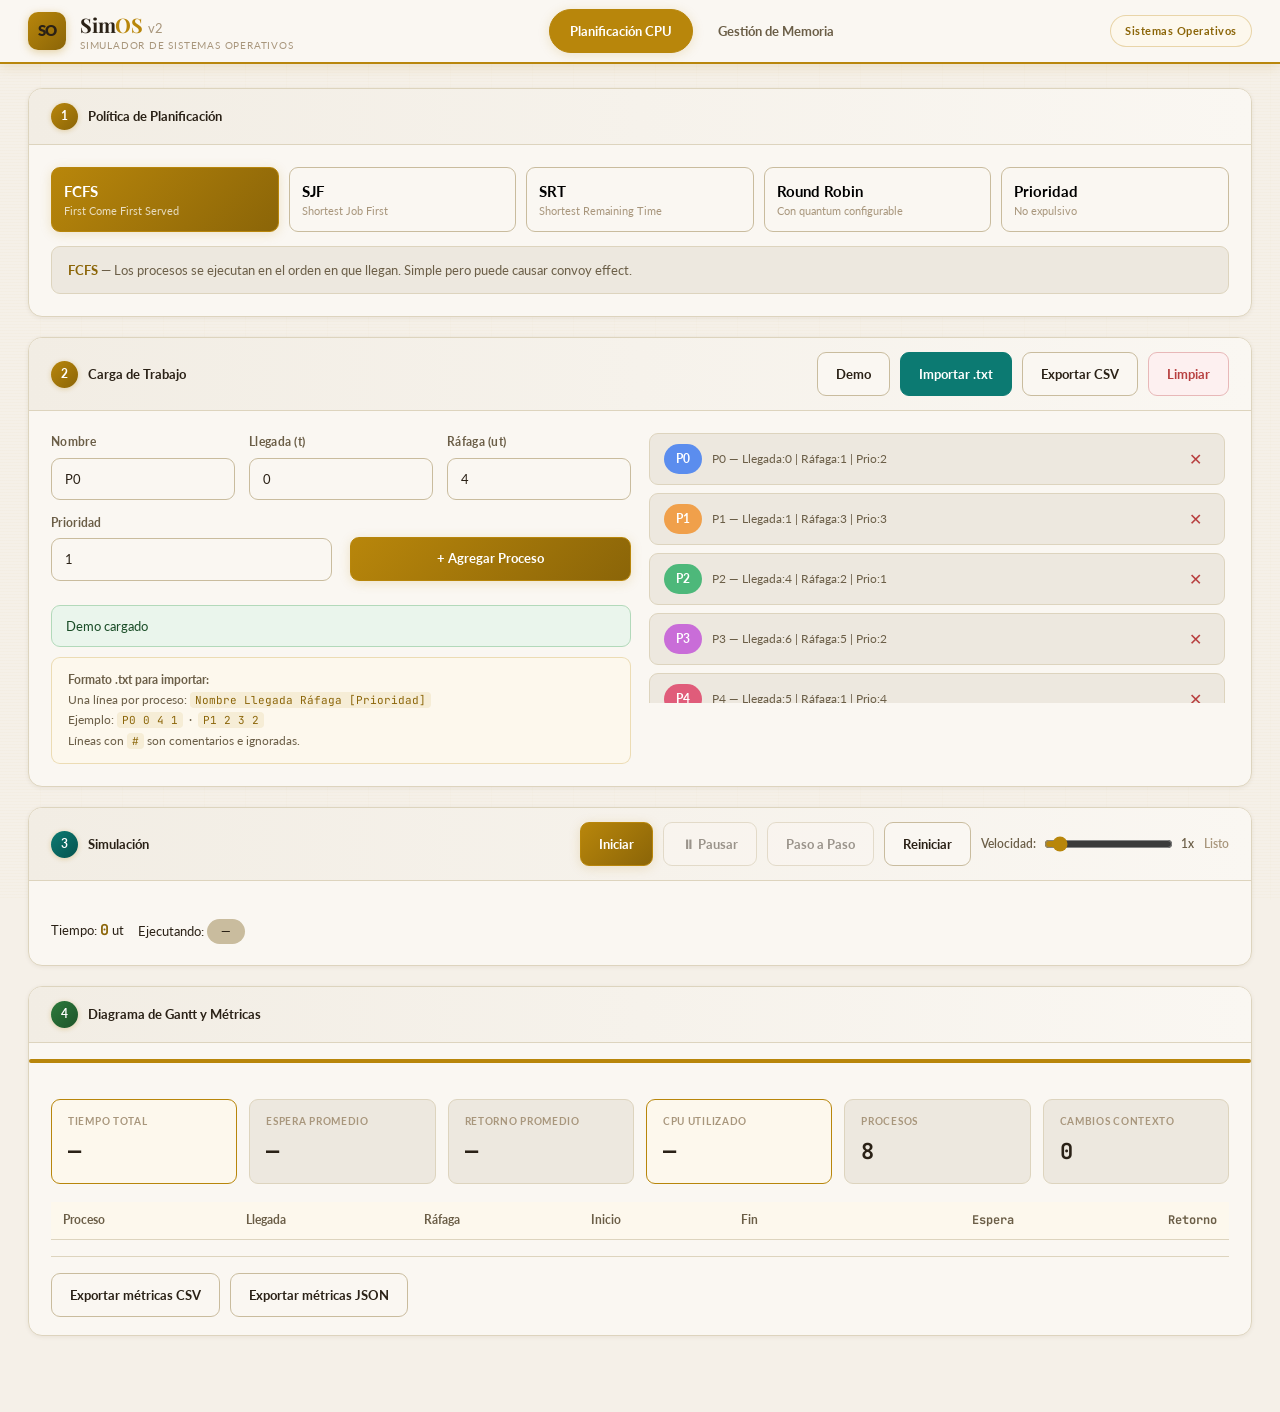
<file: sim_work.html>
<!DOCTYPE html>
<html lang="es">
<head>
<meta charset="UTF-8">
<meta name="viewport" content="width=device-width, initial-scale=1.0">
<title>SimOS v2 — Planificación & Gestión de Memoria</title>
<link href="https://fonts.googleapis.com/css2?family=Playfair+Display:wght@600;700;800&family=Lato:wght@400;500;700&family=JetBrains+Mono:wght@400;700&display=swap" rel="stylesheet">
<style>
/* ═══════════════════════════════════════════════
   DESIGN TOKENS — Ivory & Gold
═══════════════════════════════════════════════ */
:root {
  --bg:          #f5f0e8;
  --bg2:         #ede8df;
  --surface:     #faf7f2;
  --surface2:    #f2ede4;
  --border:      #ddd4be;
  --border2:     #c9bc9e;
  --text:        #2a2116;
  --text-mid:    #6b5e47;
  --text-soft:   #a8967c;

  --gold:        #b8860b;
  --gold-lt:     #fdf8ed;
  --gold-mid:    #c99a20;
  --gold-dk:     #8b6508;
  --gold-accent: #d4a017;

  --teal:        #0c7a72;
  --teal-lt:     #e8f5f4;
  --green:       #2d7a3c;
  --green-lt:    #eaf5ec;
  --red:         #b84040;
  --red-lt:      #fdf0f0;
  --amber:       #9c6f00;
  --amber-lt:    #fdf7e4;
  --purple:      #6b43a0;
  --purple-lt:   #f3effe;

  --shadow-xs:   0 1px 4px rgba(90,70,30,.08);
  --shadow-sm:   0 3px 14px rgba(90,70,30,.11);
  --shadow:      0 8px 32px rgba(90,70,30,.14);
  --shadow-gold: 0 2px 12px rgba(184,134,11,.18);

  --r:    14px;
  --r-sm: 9px;
}

* { margin:0; padding:0; box-sizing:border-box; }
html,body { min-height:100%; }
body {
  font-family:'Lato',sans-serif;
  background:var(--bg);
  color:var(--text);
  line-height:1.55;
  padding:0;
}

/* Subtle paper texture overlay */
body::before {
  content:'';
  position:fixed; inset:0;
  background-image:
    repeating-linear-gradient(0deg,transparent,transparent 2px,rgba(184,134,11,.018) 2px,rgba(184,134,11,.018) 3px),
    repeating-linear-gradient(90deg,transparent,transparent 40px,rgba(184,134,11,.012) 40px,rgba(184,134,11,.012) 41px);
  pointer-events:none; z-index:0;
}

/* ═══════════════════════════════════════════════
   TOPBAR
═══════════════════════════════════════════════ */
.topbar {
  background:var(--surface);
  border-bottom:2px solid var(--gold);
  padding:0 28px;
  height:64px;
  display:flex; align-items:center; justify-content:space-between;
  box-shadow:var(--shadow-gold);
  position:sticky; top:0; z-index:200;
}
.topbar-brand { display:flex; align-items:center; gap:14px; }
.brand-icon {
  width:38px; height:38px;
  background:linear-gradient(135deg,var(--gold),var(--gold-dk));
  border-radius:10px;
  display:flex; align-items:center; justify-content:center;
  font-size:20px;
  box-shadow:0 2px 8px rgba(184,134,11,.35);
}
.brand-name {
  font-family:'Playfair Display',serif;
  font-size:20px; font-weight:700;
  color:var(--text); letter-spacing:-0.2px;
}
.brand-name span { color:var(--gold); }
.brand-sub { font-size:10px; color:var(--text-soft); font-weight:400; letter-spacing:.8px; text-transform:uppercase; margin-top:-2px; }

.topbar-tabs { display:flex; gap:4px; }
.tab-pill {
  padding:8px 20px;
  border-radius:999px;
  font-size:13px; font-weight:700;
  cursor:pointer;
  border:1.5px solid transparent;
  transition:all .2s;
  background:transparent;
  color:var(--text-mid);
  font-family:inherit;
  min-height:44px; min-width:44px;
}
.tab-pill.active { background:var(--gold); color:#fff; border-color:var(--gold); box-shadow:var(--shadow-gold); }
.tab-pill:hover:not(.active) { background:var(--gold-lt); border-color:var(--gold); color:var(--gold-dk); }
.tab-pill:focus { outline:2px solid var(--gold); outline-offset:2px; }

.course-tag {
  background:var(--gold-lt); color:var(--gold-dk);
  font-size:11px; font-weight:700;
  padding:6px 14px; border-radius:999px;
  border:1px solid rgba(184,134,11,.3);
  letter-spacing:.5px;
}

/* ═══════════════════════════════════════════════
   LAYOUT
═══════════════════════════════════════════════ */
.page { display:none; padding:24px 28px 56px; max-width:1440px; margin:0 auto; position:relative; z-index:1; }
.page.active { display:block; }

/* ═══════════════════════════════════════════════
   CARD SYSTEM
═══════════════════════════════════════════════ */
.card {
  background:var(--surface);
  border:1.5px solid var(--border);
  border-radius:var(--r);
  box-shadow:var(--shadow-xs);
  overflow:hidden;
  margin-bottom:20px;
  transition:box-shadow .2s;
}
.card:hover { box-shadow:var(--shadow-sm); }
.card-head {
  display:flex; align-items:center; justify-content:space-between; gap:16px;
  padding:14px 22px;
  border-bottom:1.5px solid var(--border);
  background:linear-gradient(90deg, var(--surface2), var(--surface));
}
.card-title { display:flex; align-items:center; gap:10px; font-size:13px; font-weight:700; color:var(--text); font-family:'Lato',sans-serif; }
.step-badge {
  width:27px; height:27px; border-radius:50%;
  background:linear-gradient(135deg,var(--gold),var(--gold-dk));
  color:#fff; display:inline-flex; align-items:center; justify-content:center;
  font-size:12px; font-weight:700; box-shadow:0 1px 5px rgba(184,134,11,.3);
}
.step-badge.teal   { background:linear-gradient(135deg,var(--teal),#07534e); }
.step-badge.green  { background:linear-gradient(135deg,var(--green),#1e5429); }
.step-badge.purple { background:linear-gradient(135deg,var(--purple),#4e2f7a); }
.card-body { padding:22px; }

/* ═══════════════════════════════════════════════
   POLICY BUTTONS
═══════════════════════════════════════════════ */
.policy-grid { display:grid; grid-template-columns:repeat(auto-fit,minmax(140px,1fr)); gap:10px; margin-bottom:14px; }
.policy-btn {
  padding:14px 12px;
  border:1.5px solid var(--border2);
  border-radius:var(--r-sm);
  background:var(--surface);
  cursor:pointer; text-align:left; font-family:inherit;
  transition:all .18s;
  display:flex; flex-direction:column; gap:4px;
  min-height:44px;
}
.policy-btn:hover  { border-color:var(--gold); background:var(--gold-lt); color:var(--gold-dk); }
.policy-btn.active { border-color:var(--gold); background:linear-gradient(135deg,var(--gold),var(--gold-dk)); color:#fff; box-shadow:var(--shadow-gold); }
.policy-btn.active .p-sub { color:rgba(255,255,255,.75); }
.policy-btn:focus  { outline:2px solid var(--gold); outline-offset:2px; }
.p-name { font-size:15px; font-weight:700; display:block; }
.p-sub  { font-size:11px; color:var(--text-soft); display:block; }

/* ═══════════════════════════════════════════════
   FORMS
═══════════════════════════════════════════════ */
.two-col   { display:grid; grid-template-columns:1fr 1fr; gap:18px; }
.three-col { display:grid; grid-template-columns:1fr 1fr 1fr; gap:14px; }
.form-group { margin-bottom:14px; }
.form-group label { display:block; margin-bottom:6px; font-size:12px; font-weight:700; color:var(--text-mid); letter-spacing:.3px; }
input[type=text],input[type=number],select,textarea {
  width:100%; padding:10px 13px;
  border:1.5px solid var(--border2);
  border-radius:var(--r-sm);
  background:var(--surface); color:var(--text);
  font:inherit; font-size:13px;
  transition:border-color .2s, box-shadow .2s;
}
input:focus,select:focus,textarea:focus {
  outline:none; border-color:var(--gold);
  box-shadow:0 0 0 3px rgba(184,134,11,.15);
}
input:invalid { border-color:var(--red); }
textarea { min-height:80px; resize:vertical; }

/* ═══════════════════════════════════════════════
   BUTTONS
═══════════════════════════════════════════════ */
.btn {
  padding:10px 18px;
  border:1.5px solid var(--border2);
  border-radius:var(--r-sm);
  background:var(--surface); color:var(--text);
  font:inherit; font-size:13px; font-weight:700;
  cursor:pointer;
  display:inline-flex; align-items:center; justify-content:center; gap:8px;
  transition:all .18s;
  min-height:44px;
}
.btn:hover   { border-color:var(--gold); color:var(--gold-dk); background:var(--gold-lt); }
.btn:focus   { outline:2px solid var(--gold); outline-offset:2px; }
.btn:disabled { opacity:.45; cursor:not-allowed; }
.btn.primary { background:linear-gradient(135deg,var(--gold),var(--gold-dk)); color:#fff; border-color:var(--gold); box-shadow:var(--shadow-gold); }
.btn.primary:hover { background:linear-gradient(135deg,var(--gold-mid),var(--gold)); }
.btn.teal  { background:var(--teal); color:#fff; border-color:var(--teal); }
.btn.teal:hover { background:#0a6b63; }
.btn.danger { background:var(--red-lt); color:var(--red); border-color:#e8b8b8; }
.btn.danger:hover { background:var(--red); color:#fff; }
.btn-group { display:flex; gap:10px; flex-wrap:wrap; }

/* ── File import button ── */
.file-upload-wrap { position:relative; display:inline-flex; }
.file-upload-wrap input[type=file] {
  position:absolute; inset:0; opacity:0; cursor:pointer; width:100%;
}

/* ═══════════════════════════════════════════════
   TXT FORMAT HELP
═══════════════════════════════════════════════ */
.format-help {
  background:var(--gold-lt);
  border:1px solid rgba(184,134,11,.25);
  border-radius:var(--r-sm);
  padding:12px 16px;
  font-size:12px; color:var(--text-mid); line-height:1.7;
  margin-top:10px;
}
.format-help code {
  font-family:'JetBrains Mono',monospace;
  background:rgba(184,134,11,.1);
  padding:1px 5px; border-radius:4px;
  font-size:11px; color:var(--gold-dk);
}

/* ═══════════════════════════════════════════════
   PROCESS LIST
═══════════════════════════════════════════════ */
.proc-list { display:flex; flex-direction:column; gap:8px; max-height:270px; overflow-y:auto; padding-right:4px; }
.proc-row {
  display:grid; grid-template-columns:auto 1fr auto;
  align-items:center; gap:10px;
  padding:10px 14px;
  border:1.5px solid var(--border);
  border-radius:var(--r-sm);
  background:var(--bg2);
  font-size:13px;
  transition:all .15s;
}
.proc-row:hover { border-color:var(--gold); background:var(--gold-lt); }
.proc-badge {
  display:inline-flex; align-items:center; justify-content:center;
  min-width:38px; height:30px;
  border-radius:999px; color:#fff; font-weight:700; font-size:12px;
}
.proc-kv { color:var(--text-mid); font-size:12px; }
.btn-del { border:none; background:transparent; color:var(--red); font-size:16px; cursor:pointer; min-height:30px; min-width:30px; border-radius:6px; }
.btn-del:hover { background:var(--red-lt); }

/* ═══════════════════════════════════════════════
   SIM CONTROLS
═══════════════════════════════════════════════ */
.sim-controls { display:flex; align-items:center; gap:10px; flex-wrap:wrap; }
.speed-group { margin-left:auto; display:flex; align-items:center; gap:8px; }
.speed-label { font-size:12px; color:var(--text-mid); font-weight:600; }
input[type=range] {
  accent-color:var(--gold); cursor:pointer;
}
.clock-row { display:flex; flex-wrap:wrap; gap:14px; align-items:center; margin-top:16px; font-size:13px; }
.clock-val { font-weight:700; color:var(--gold-dk); font-family:'JetBrains Mono',monospace; font-size:15px; }
.clock-running-proc { padding:5px 14px; border-radius:999px; background:var(--border2); font-weight:700; font-size:12px; transition:all .25s; }

/* ── Step controls ── */
.step-controls { display:flex; align-items:center; gap:6px; }

/* ═══════════════════════════════════════════════
   GANTT TABLE
═══════════════════════════════════════════════ */
.gantt-outer {
  border:2px solid var(--gold);
  border-radius:var(--r-sm);
  overflow:hidden; margin-top:16px;
  background:var(--surface);
}
.gantt-table-wrap { overflow-x:auto; }
.gantt-table {
  width:100%; border-collapse:collapse;
  font-size:12px; font-family:'JetBrains Mono',monospace;
  min-width:600px;
}
.gantt-table th {
  padding:10px 8px;
  border:1px solid rgba(184,134,11,.3);
  background:linear-gradient(135deg,var(--gold),var(--gold-dk));
  color:#fff; font-weight:700; text-align:center;
  white-space:nowrap; min-width:40px;
}
.gantt-table th:first-child {
  min-width:90px; text-align:left; padding-left:14px;
  position:sticky; left:0; z-index:2;
}
.gantt-table td {
  padding:0; border:1px solid rgba(184,134,11,.15);
  height:36px; min-width:40px; text-align:center;
  background:var(--surface);
  transition:background .1s;
}
.gantt-table td:first-child {
  padding:0 14px; font-weight:700; font-size:13px;
  background:var(--surface2); position:sticky; left:0; z-index:1;
  border-right:2px solid var(--border);
}
.gantt-table tr:hover td { background:var(--gold-lt); }
.gantt-table tr:hover td:first-child { background:var(--bg2); }
.g-cell-block {
  display:flex; align-items:center; justify-content:center;
  height:100%; width:100%;
  font-size:11px; font-weight:700; color:#fff;
  animation:fadeBlock .22s ease;
}
@keyframes fadeBlock { from{opacity:0;transform:scale(.8)} to{opacity:1;transform:scale(1)} }

/* ═══════════════════════════════════════════════
   METRICS
═══════════════════════════════════════════════ */
.metrics-strip { display:grid; grid-template-columns:repeat(auto-fit,minmax(130px,1fr)); gap:12px; margin-top:18px; }
.metric-card {
  padding:14px 16px;
  border:1.5px solid var(--border);
  border-radius:var(--r-sm);
  background:var(--bg2);
  transition:transform .15s;
}
.metric-card:hover { transform:translateY(-1px); }
.metric-card.hi { border-color:var(--gold); background:var(--gold-lt); }
.metric-lbl { font-size:10px; font-weight:700; color:var(--text-soft); text-transform:uppercase; letter-spacing:.7px; margin-bottom:6px; }
.metric-val { font-size:22px; font-weight:700; color:var(--text); font-family:'JetBrains Mono',monospace; }
.metric-unit { font-size:12px; color:var(--text-mid); margin-left:3px; }

.rtable { width:100%; border-collapse:collapse; font-size:12px; }
.rtable th,.rtable td { padding:9px 12px; border-bottom:1.5px solid var(--border); }
.rtable th { text-align:left; font-weight:700; color:var(--text-mid); background:var(--gold-lt); }
.rtable td { color:var(--text); }
.rtable .num { text-align:right; font-family:'JetBrains Mono',monospace; }

/* ── Export button strip ── */
.export-row { display:flex; gap:10px; flex-wrap:wrap; margin-top:16px; padding-top:16px; border-top:1.5px solid var(--border); }

/* ═══════════════════════════════════════════════
   MEMORY
═══════════════════════════════════════════════ */
.mem-visual-wrap { margin-top:16px; display:flex; gap:8px; align-items:flex-start; flex-wrap:wrap; position:relative; z-index:1; }
.mem-map { min-width:130px; width:130px; border:2px solid var(--border2); border-radius:var(--r-sm); overflow:hidden; flex-shrink:0; position:relative; }
.mem-block {
  position:absolute; width:100%;
  display:flex; align-items:center; justify-content:center;
  font-size:11px; font-weight:700; color:#fff;
  transition:all .35s ease; min-height:20px; cursor:pointer; overflow:hidden;
}
.mem-block.free {
  background:repeating-linear-gradient(45deg,#e5ddd0,#e5ddd0 4px,#ede8de 4px,#ede8de 8px);
  color:var(--text-soft); border-bottom:1px solid #d5c9b2;
}
.mem-block.allocated { border-bottom:1px solid rgba(255,255,255,.2); }
.mem-block.internal-frag {
  background:repeating-linear-gradient(45deg,#fde68a,#fde68a 4px,#fef3c7 4px,#fef3c7 8px);
  color:var(--amber);
}
.mem-block:hover { filter:brightness(.9); }
.mem-block .blk-label {
  position:absolute; font-size:10px; font-weight:700;
  white-space:nowrap; overflow:hidden; text-overflow:ellipsis;
  max-width:90%; text-align:center; text-shadow:0 1px 3px rgba(0,0,0,.4);
}
.mem-block .blk-size { position:absolute; bottom:2px; right:4px; font-size:9px; opacity:.8; }
.mem-ruler { width:32px; flex-shrink:0; position:relative; }
.mem-ruler-tick {
  position:absolute; right:2px; font-size:9px; color:var(--text-soft);
  font-family:'JetBrains Mono',monospace; transform:translateY(-50%); white-space:nowrap;
}

/* Horizontal bar */
.mem-bar-wrap { margin-top:14px; }
.mem-bar-track {
  height:44px; width:100%;
  border:1.5px solid var(--border2); border-radius:var(--r-sm);
  overflow:hidden; display:flex; background:var(--bg2);
}
.mem-bar-seg {
  height:100%; display:flex; align-items:center; justify-content:center;
  font-size:11px; font-weight:700; color:#fff;
  transition:all .35s ease; cursor:pointer; position:relative; overflow:hidden; white-space:nowrap;
}
.mem-bar-seg.free-seg {
  background:repeating-linear-gradient(90deg,#d5c9b2,#d5c9b2 6px,#ddd3bd 6px,#ddd3bd 12px);
  color:var(--text-soft);
}
.mem-bar-seg.ifrag-seg {
  background:repeating-linear-gradient(90deg,#fde68a,#fde68a 6px,#fef3c7 6px,#fef3c7 12px);
  color:var(--amber);
}

/* Stats */
.frag-stats { display:grid; grid-template-columns:repeat(auto-fit,minmax(150px,1fr)); gap:12px; margin-top:14px; }
.frag-card { padding:14px 16px; border:1.5px solid var(--border); border-radius:var(--r-sm); background:var(--bg2); }
.frag-card.warn { border-color:var(--amber); background:var(--amber-lt); }
.frag-card.ok   { border-color:var(--green); background:var(--green-lt); }
.frag-card.info { border-color:var(--gold);  background:var(--gold-lt); }
.frag-lbl { font-size:10px; font-weight:700; color:var(--text-soft); text-transform:uppercase; letter-spacing:.6px; margin-bottom:6px; }
.frag-val { font-size:20px; font-weight:700; font-family:'JetBrains Mono',monospace; color:var(--text); }

.free-table { width:100%; border-collapse:collapse; font-size:12px; margin-top:12px; }
.free-table th,.free-table td { padding:8px 12px; border-bottom:1.5px solid var(--border); }
.free-table th { background:var(--green-lt); font-weight:700; color:var(--text-mid); }
.free-table td { font-family:'JetBrains Mono',monospace; }

/* Algorithm log */
.algo-log {
  max-height:170px; overflow-y:auto;
  background:#1e1810; border-radius:var(--r-sm);
  padding:12px 14px; margin-top:12px;
  font-family:'JetBrains Mono',monospace;
  font-size:11px; line-height:1.85; color:#c4b89a;
  border:1px solid rgba(184,134,11,.3);
}
.algo-log .log-ok   { color:#6fcf7a; }
.algo-log .log-warn { color:#f0c040; }
.algo-log .log-err  { color:#e07070; }
.algo-log .log-info { color:#7ab8f0; }

/* Util bars */
.util-row { display:flex; align-items:center; gap:12px; margin-top:12px; }
.util-lbl { font-size:12px; color:var(--text-mid); min-width:100px; font-weight:600; }
.util-track { flex:1; height:11px; background:var(--bg2); border-radius:999px; overflow:hidden; border:1px solid var(--border); }
.util-fill { height:100%; background:var(--gold); border-radius:999px; transition:width .5s ease; }
.util-fill.warn   { background:var(--amber); }
.util-fill.danger { background:var(--red); }
.util-pct { min-width:46px; text-align:right; font-weight:700; font-size:13px; font-family:'JetBrains Mono',monospace; color:var(--text-mid); }

/* ═══════════════════════════════════════════════
   MESSAGES
═══════════════════════════════════════════════ */
.msg { border-radius:var(--r-sm); padding:10px 14px; margin-top:10px; display:none; font-size:13px; }
.msg.show { display:block; animation:slideIn .2s ease; }
@keyframes slideIn { from{opacity:0;transform:translateY(-4px)} to{opacity:1;transform:translateY(0)} }
.msg-ok   { background:var(--green-lt); border:1px solid #b2d9ba; color:#1a4d27; }
.msg-err  { background:var(--red-lt);   border:1px solid #e8b8b8; color:#7a1e1e; }
.msg-warn { background:var(--amber-lt); border:1px solid #e8d080; color:#5c4000; }

/* Tooltip */
.tooltip {
  position:fixed; z-index:9999;
  background:#1e1810; color:#f5f0e8;
  font-size:11px; padding:6px 10px;
  border-radius:6px; pointer-events:none;
  opacity:0; transition:opacity .15s;
  font-family:'JetBrains Mono',monospace;
  white-space:nowrap; border:1px solid rgba(184,134,11,.3);
}
.tooltip.show { opacity:1; }

/* ═══════════════════════════════════════════════
   LEGEND
═══════════════════════════════════════════════ */
.legend-wrap { display:flex; flex-wrap:wrap; gap:8px; margin-top:12px; }
.legend-chip {
  display:inline-flex; align-items:center; gap:6px;
  padding:5px 10px; border-radius:999px;
  font-size:11px; font-weight:700;
  border:1px solid var(--border);
  background:var(--surface); color:var(--text-mid);
}
.legend-dot { width:10px; height:10px; border-radius:50%; }

/* Info box */
.info-box {
  border:1.5px solid var(--border);
  border-radius:var(--r-sm);
  background:var(--bg2);
  padding:12px 16px; color:var(--text-mid);
  font-size:13px; line-height:1.7;
}
.info-box strong { color:var(--gold-dk); }

/* Section subtitle */
.section-sub { font-size:12px; font-weight:700; color:var(--text-mid); margin-bottom:8px; display:flex; align-items:center; gap:6px; }

/* ═══════════════════════════════════════════════
   RESPONSIVE
═══════════════════════════════════════════════ */
@media(max-width:900px){
  .two-col,.three-col { grid-template-columns:1fr; }
  .page { padding:16px; }
  .topbar { padding:0 16px; }
  .topbar-tabs { gap:2px; }
  .tab-pill { padding:6px 12px; font-size:12px; }
  .brand-sub { display:none; }
}

/* Scrollbar */
::-webkit-scrollbar { width:6px; height:6px; }
::-webkit-scrollbar-track { background:transparent; }
::-webkit-scrollbar-thumb { background:var(--border2); border-radius:3px; }
::-webkit-scrollbar-thumb:hover { background:var(--gold); }
</style>
</head>
<body>

<!-- ═══ TOPBAR ═══ -->
<div class="topbar">
  <div class="topbar-brand">
    <div class="brand-icon" style="font-size:15px;font-weight:800;letter-spacing:-1px;">SO</div>
    <div>
      <div class="brand-name">Sim<span>OS</span> <span style="font-size:13px;color:var(--text-soft);font-family:'Lato',sans-serif;font-weight:400;">v2</span></div>
      <div class="brand-sub">Simulador de Sistemas Operativos</div>
    </div>
  </div>
  <div class="topbar-tabs">
    <button class="tab-pill active" tabindex="0" onclick="showPage('planificacion',this)" onkeydown="if(event.key==='Enter')showPage('planificacion',this)">Planificación CPU</button>
    <button class="tab-pill" tabindex="0" onclick="showPage('memoria',this)" onkeydown="if(event.key==='Enter')showPage('memoria',this)">Gestión de Memoria</button>
  </div>
  <div class="course-tag">Sistemas Operativos</div>
</div>

<!-- ══════════════════════════════════════════════════════
     PÁGINA 1 — PLANIFICACIÓN
══════════════════════════════════════════════════════ -->
<div id="page-planificacion" class="page active">

  <!-- Card 1: Política -->
  <div class="card">
    <div class="card-head">
      <div class="card-title"><span class="step-badge">1</span> Política de Planificación</div>
    </div>
    <div class="card-body">
      <div class="policy-grid" id="policyGrid">
        <button class="policy-btn active" tabindex="0" onclick="selectPolicy('FCFS',this)">
          <span class="p-name">FCFS</span><span class="p-sub">First Come First Served</span>
        </button>
        <button class="policy-btn" tabindex="0" onclick="selectPolicy('SJF',this)">
          <span class="p-name">SJF</span><span class="p-sub">Shortest Job First</span>
        </button>
        <button class="policy-btn" tabindex="0" onclick="selectPolicy('SRT',this)">
          <span class="p-name">SRT</span><span class="p-sub">Shortest Remaining Time</span>
        </button>
        <button class="policy-btn" tabindex="0" onclick="selectPolicy('RR',this)">
          <span class="p-name">Round Robin</span><span class="p-sub">Con quantum configurable</span>
        </button>
        <button class="policy-btn" tabindex="0" onclick="selectPolicy('PRIORITY',this)">
          <span class="p-name">Prioridad</span><span class="p-sub">No expulsivo</span>
        </button>
      </div>
      <div id="rrQuantumGroup" style="display:none;margin-bottom:14px;">
        <div class="form-group" style="max-width:200px;">
          <label>Quantum (ut)</label>
          <input type="number" id="rrQuantum" value="3" min="1" max="20">
        </div>
      </div>
      <div class="info-box" id="policyInfo">
        <strong>FCFS</strong> — Los procesos se ejecutan en el orden en que llegan. Simple pero puede causar convoy effect.
      </div>
    </div>
  </div>

  <!-- Card 2: Carga de Trabajo -->
  <div class="card">
    <div class="card-head">
      <div class="card-title"><span class="step-badge">2</span> Carga de Trabajo</div>
      <div class="btn-group">
        <button class="btn" tabindex="0" onclick="loadDemo()">Demo</button>
        <!-- TXT import -->
        <div class="file-upload-wrap">
          <button class="btn teal" tabindex="0">Importar .txt</button>
          <input type="file" accept=".txt" onchange="importCpuTxt(this)" title="Importar procesos desde archivo .txt">
        </div>
        <button class="btn" tabindex="0" onclick="exportCsv()">Exportar CSV</button>
        <button class="btn danger" tabindex="0" onclick="clearProcs()">Limpiar</button>
      </div>
    </div>
    <div class="card-body">
      <div class="two-col">
        <div>
          <div class="three-col">
            <div class="form-group">
              <label>Nombre</label>
              <input type="text" id="procName" value="P0" placeholder="P0" tabindex="0">
            </div>
            <div class="form-group">
              <label>Llegada (t)</label>
              <input type="number" id="procArrival" value="0" min="0" tabindex="0">
            </div>
            <div class="form-group">
              <label>Ráfaga (ut)</label>
              <input type="number" id="procBurst" value="4" min="1" tabindex="0">
            </div>
          </div>
          <div class="two-col">
            <div class="form-group">
              <label>Prioridad</label>
              <input type="number" id="procPriority" value="1" min="1" tabindex="0">
            </div>
            <div class="form-group" style="display:flex;align-items:flex-end;">
              <button class="btn primary" style="width:100%" tabindex="0" onclick="addProc()">+ Agregar Proceso</button>
            </div>
          </div>
          <div id="msgProc" class="msg"></div>

          <div class="format-help">
            <strong>Formato .txt para importar:</strong><br>
            Una línea por proceso: <code>Nombre Llegada Ráfaga [Prioridad]</code><br>
            Ejemplo: <code>P0 0 4 1</code> &nbsp;·&nbsp; <code>P1 2 3 2</code><br>
            Líneas con <code>#</code> son comentarios e ignoradas.
          </div>
        </div>
        <div>
          <div id="procList" class="proc-list">
            <div class="info-box" style="color:var(--text-soft)">Agrega procesos, carga el demo o importa un .txt.</div>
          </div>
        </div>
      </div>
    </div>
  </div>

  <!-- Card 3: Simulación -->
  <div class="card">
    <div class="card-head">
      <div class="card-title"><span class="step-badge teal">3</span> Simulación</div>
      <div class="sim-controls">
        <button class="btn primary" id="btn-start" tabindex="0" onclick="startSim()">Iniciar</button>
        <button class="btn" id="btn-pause" tabindex="0" onclick="togglePause()" disabled>Pausar</button>
        <button class="btn" id="btn-step" tabindex="0" onclick="stepSim()" disabled>Paso a Paso</button>
        <button class="btn" tabindex="0" onclick="resetSim()">Reiniciar</button>
        <div class="speed-group">
          <span class="speed-label">Velocidad:</span>
          <input type="range" id="speedSlider" min="0.5" max="8" step="0.5" value="1" oninput="updateSpeed()">
          <span id="speedVal" class="speed-label">1x</span>
        </div>
        <div id="simStatus" style="font-size:12px;color:var(--text-soft);font-weight:600;">Listo</div>
      </div>
    </div>
    <div class="card-body">
      <div class="clock-row">
        <span>Tiempo: <strong class="clock-val" id="clockVal">0</strong> ut</span>
        <span>Ejecutando: <span class="clock-running-proc" id="runningProc">—</span></span>
        <div id="simLegend" class="legend-wrap"></div>
      </div>
    </div>
  </div>

  <!-- Card 4: Gantt + Métricas -->
  <div class="card">
    <div class="card-head">
      <div class="card-title"><span class="step-badge green">4</span> Diagrama de Gantt y Métricas</div>
    </div>
    <div class="card-body" style="padding:0;">
      <div class="gantt-outer" id="ganttOuter">
        <div class="gantt-table-wrap">
          <table class="gantt-table" id="ganttTable">
            <thead id="ganttHead"></thead>
            <tbody id="ganttBody"></tbody>
          </table>
        </div>
      </div>
      <div style="padding:18px 22px;">
        <div class="metrics-strip">
          <div class="metric-card hi"><div class="metric-lbl">Tiempo Total</div><div class="metric-val" id="mTotal">—<span class="metric-unit">ut</span></div></div>
          <div class="metric-card"><div class="metric-lbl">Espera Promedio</div><div class="metric-val" id="mWait">—<span class="metric-unit">ut</span></div></div>
          <div class="metric-card"><div class="metric-lbl">Retorno Promedio</div><div class="metric-val" id="mTurn">—<span class="metric-unit">ut</span></div></div>
          <div class="metric-card hi"><div class="metric-lbl">CPU Utilizado</div><div class="metric-val" id="mCpu">—<span class="metric-unit">%</span></div></div>
          <div class="metric-card"><div class="metric-lbl">Procesos</div><div class="metric-val" id="mCount">0</div></div>
          <div class="metric-card"><div class="metric-lbl">Cambios Contexto</div><div class="metric-val" id="mSwitches">0</div></div>
        </div>
        <div style="margin-top:18px;overflow-x:auto;">
          <table class="rtable" id="detailTable">
            <thead>
              <tr><th>Proceso</th><th>Llegada</th><th>Ráfaga</th><th>Inicio</th><th>Fin</th><th class="num">Espera</th><th class="num">Retorno</th></tr>
            </thead>
            <tbody id="detailBody"></tbody>
          </table>
        </div>
        <!-- Export row -->
        <div class="export-row">
          <button class="btn" tabindex="0" onclick="exportMetricsCsv()">Exportar métricas CSV</button>
          <button class="btn" tabindex="0" onclick="exportMetricsJson()">Exportar métricas JSON</button>
        </div>
      </div>
    </div>
  </div>
</div><!-- /page-planificacion -->


<!-- ══════════════════════════════════════════════════════
     PÁGINA 2 — MEMORIA
══════════════════════════════════════════════════════ -->
<div id="page-memoria" class="page">

  <!-- Card 1: Algoritmo -->
  <div class="card">
    <div class="card-head">
      <div class="card-title"><span class="step-badge">1</span> Algoritmo de Asignación</div>
    </div>
    <div class="card-body">
      <div class="policy-grid">
        <button class="policy-btn active" id="mAlgoFirst" tabindex="0" onclick="selectMemAlgo('first',this)"><span class="p-name">Primer Ajuste</span><span class="p-sub">First Fit</span></button>
        <button class="policy-btn" id="mAlgoBest" tabindex="0" onclick="selectMemAlgo('best',this)"><span class="p-name">Mejor Ajuste</span><span class="p-sub">Best Fit</span></button>
        <button class="policy-btn" id="mAlgoWorst" tabindex="0" onclick="selectMemAlgo('worst',this)"><span class="p-name">Peor Ajuste</span><span class="p-sub">Worst Fit</span></button>
        <button class="policy-btn" id="mAlgoBuddy" tabindex="0" onclick="selectMemAlgo('buddy',this)"><span class="p-name">Gemelos</span><span class="p-sub">Buddy System</span></button>
      </div>
      <div class="info-box" id="memAlgoInfo">
        <strong>Primer Ajuste</strong> — Asigna el primer bloque libre que sea suficientemente grande.
      </div>
    </div>
  </div>

  <!-- Card 2: Config -->
  <div class="card">
    <div class="card-head">
      <div class="card-title"><span class="step-badge">2</span> Configuración de Memoria</div>
    </div>
    <div class="card-body">
      <div class="two-col">
        <div>
          <div class="form-group">
            <label>Tamaño Total de Memoria (KB)</label>
            <input type="number" id="memTotal" value="1024" min="64" max="8192" step="64" tabindex="0">
          </div>
          <div class="form-group" id="buddyOrderGroup" style="display:none;">
            <label>Quantum Gemelos (potencia de 2, KB mínimo)</label>
            <input type="number" id="buddyMin" value="32" min="8" max="256" step="8" tabindex="0">
          </div>
          <button class="btn primary" tabindex="0" onclick="initMemory()">🔧 Inicializar Memoria</button>
        </div>
        <div>
          <div class="info-box">
            <strong>Memoria configurada:</strong> <span id="memConfigSummary">—</span><br>
            <strong>Bloques libres:</strong> <span id="memFreeSummary">—</span><br>
            <strong>Uso actual:</strong> <span id="memUseSummary">—</span>
          </div>
        </div>
      </div>
    </div>
  </div>

  <!-- Card 3: Carga -->
  <div class="card">
    <div class="card-head">
      <div class="card-title"><span class="step-badge teal">3</span> Carga de Trabajo (Procesos)</div>
      <div class="btn-group">
        <button class="btn" tabindex="0" onclick="loadMemDemo()">Demo Automático</button>
        <div class="file-upload-wrap">
          <button class="btn teal" tabindex="0">Importar .txt</button>
          <input type="file" accept=".txt" onchange="importMemTxt(this)" title="Importar procesos desde .txt">
        </div>
        <div class="file-upload-wrap">
          <button class="btn teal" tabindex="0">Importar .csv</button>
          <input type="file" accept=".csv" onchange="importMemCsv(this)" title="Importar procesos desde .csv">
        </div>
        <button class="btn" tabindex="0" onclick="exportMemLog()">Exportar Log</button>
        <button class="btn danger" tabindex="0" onclick="clearMemProcs()">Limpiar</button>
      </div>
    </div>
    <div class="card-body">
      <div class="two-col">
        <div>
          <div class="three-col">
            <div class="form-group">
              <label>Nombre Proceso</label>
              <input type="text" id="mProcName" value="P0" placeholder="P0" tabindex="0">
            </div>
            <div class="form-group">
              <label>Tamaño (KB)</label>
              <input type="number" id="mProcSize" value="128" min="1" tabindex="0">
            </div>
            <div class="form-group" style="display:flex;align-items:flex-end;">
              <button class="btn primary" style="width:100%" tabindex="0" onclick="allocateProc()">+ Asignar</button>
            </div>
          </div>
          <button class="btn danger" style="margin-top:6px" tabindex="0" onclick="deallocateSelected()">Liberar Seleccionado</button>
          <div id="msgMem" class="msg"></div>

          <!-- Simulación -->
          <div style="margin-top:16px;padding-top:14px;border-top:1.5px solid var(--border);">
            <div class="section-sub" style="margin-bottom:10px;">Simulación de Cola</div>
            <div class="sim-controls" style="flex-wrap:wrap;gap:8px;">
              <button class="btn primary" id="btn-mem-start" tabindex="0" onclick="startMemSim()">Iniciar Simulación</button>
              <button class="btn" id="btn-mem-pause" tabindex="0" onclick="toggleMemSim()" disabled>Pausar</button>
              <button class="btn" id="btn-mem-step" tabindex="0" onclick="stepMemSim()" disabled>Paso</button>
              <button class="btn" tabindex="0" onclick="resetMemSim()">Reiniciar</button>
              <div class="speed-group">
                <span class="speed-label">Velocidad:</span>
                <input type="range" id="memSpeedSlider" min="0.25" max="4" step="0.25" value="1" oninput="updateMemSpeed()">
                <span id="memSpeedVal" class="speed-label">1x</span>
              </div>
            </div>
            <div style="margin-top:8px;font-size:12px;color:var(--text-soft);">
              Estado: <strong id="memSimStatus" style="color:var(--gold-dk);">Listo</strong>
              &nbsp;|&nbsp; Paso: <strong id="memSimStep" style="font-family:'JetBrains Mono',monospace;">0 / 0</strong>
            </div>
          </div>

          <div class="format-help" style="margin-top:10px;">
            <strong>Formatos de importación:</strong><br>
            <strong>.txt</strong> — Una línea por proceso: <code>Nombre Tamaño_KB</code><br>
            <strong>.csv</strong> — Columnas: <code>ID, T.Llegada, T.Servicio (CPU), Memoria (KB)</code><br>
            Ejemplo CSV: <code>P1,0,8,64</code><br>
            Líneas con <code>#</code> son ignoradas.
          </div>
        </div>
        <div>
          <div id="memProcList" class="proc-list">
            <div class="info-box" style="color:var(--text-soft)">Procesos asignados en memoria.</div>
          </div>
          <!-- Cola de simulación -->
          <div id="memQueueWrap" style="display:none;margin-top:12px;">
            <div class="section-sub">Cola de espera</div>
            <div id="memQueueList" class="proc-list" style="max-height:160px;"></div>
          </div>
        </div>
      </div>
    </div>
  </div>

  <!-- Card 4: Visualización -->
  <div class="card">
    <div class="card-head">
      <div class="card-title"><span class="step-badge green">4</span> Representación Visual de Memoria</div>
    </div>
    <div class="card-body">
      <div class="mem-bar-wrap">
        <div class="section-sub">📊 Vista Lineal (0 KB → <span id="memTotalLabel">1024</span> KB)</div>
        <div class="mem-bar-track" id="memBarTrack"></div>
      </div>
      <div style="margin-top:22px;">
        <div class="section-sub">📦 Vista de Bloques de Memoria</div>
        <div class="mem-visual-wrap" id="memVisualWrap">
          <div class="mem-ruler" id="memRuler" style="position:relative;height:400px;"></div>
          <div class="mem-map" id="memMap" style="height:400px;"></div>
          <div style="flex:1;min-width:200px;">
            <div class="section-sub">🟢 Bloques Libres</div>
            <div id="freeBlocksTable"></div>
            <div style="margin-top:14px;"><div class="section-sub">Leyenda</div></div>
            <div id="memLegend" class="legend-wrap"></div>
          </div>
        </div>
      </div>
      <div style="margin-top:20px;">
        <div class="util-row"><span class="util-lbl">Uso total</span><div class="util-track"><div class="util-fill" id="fillTotal" style="width:0%"></div></div><span class="util-pct" id="pctTotal">0%</span></div>
        <div class="util-row"><span class="util-lbl">Frag. Interna</span><div class="util-track"><div class="util-fill warn" id="fillFragIn" style="width:0%"></div></div><span class="util-pct" id="pctFragIn">0%</span></div>
        <div class="util-row"><span class="util-lbl">Frag. Externa</span><div class="util-track"><div class="util-fill danger" id="fillFragEx" style="width:0%"></div></div><span class="util-pct" id="pctFragEx">0%</span></div>
      </div>
      <div class="frag-stats">
        <div class="frag-card info"><div class="frag-lbl">Mem. Utilizada</div><div class="frag-val" id="statUsed">— KB</div></div>
        <div class="frag-card ok"><div class="frag-lbl">Mem. Libre</div><div class="frag-val" id="statFree">— KB</div></div>
        <div class="frag-card warn"><div class="frag-lbl">Frag. Interna</div><div class="frag-val" id="statFragIn">— KB</div></div>
        <div class="frag-card warn"><div class="frag-lbl">Frag. Externa</div><div class="frag-val" id="statFragEx">— KB</div></div>
        <div class="frag-card info"><div class="frag-lbl">Bloques Libres</div><div class="frag-val" id="statFreeBlocks">—</div></div>
        <div class="frag-card"><div class="frag-lbl">% Uso</div><div class="frag-val" id="statUsePct">—</div></div>
      </div>
      <div style="margin-top:16px;"><div class="section-sub">📋 Log de Algoritmo</div></div>
      <div class="algo-log" id="algoLog"><span class="log-info">Sistema listo. Inicializa la memoria para comenzar.</span></div>

      <div class="export-row">
        <button class="btn" tabindex="0" onclick="exportMemLog()">⬇ Exportar Log (.txt)</button>
        <button class="btn" tabindex="0" onclick="exportMemJson()">⬇ Exportar Estado (.json)</button>
      </div>
    </div>
  </div>
</div><!-- /page-memoria -->

<div class="tooltip" id="tooltip"></div>

<script>
/* ═══════════════════════════════════════════
   NAVIGATION
═══════════════════════════════════════════ */
function showPage(id, btn) {
  document.querySelectorAll('.page').forEach(p => p.classList.remove('active'));
  document.querySelectorAll('.tab-pill').forEach(b => b.classList.remove('active'));
  document.getElementById('page-' + id).classList.add('active');
  btn.classList.add('active');
}

/* ═══════════════════════════════════════════
   PLANIFICACIÓN DE PROCESOS
═══════════════════════════════════════════ */
const COLORS = [
  '#5b8dee','#f0a04b','#4db87a','#c96dd8',
  '#e05c7a','#3cc9c9','#f5c842','#7a6fef',
  '#57c4a0','#f07070','#74b8f0','#e8884a'
];

const POLICY_INFO = {
  FCFS:     '<strong>FCFS</strong> — Los procesos se ejecutan en el orden en que llegan. Simple pero puede causar convoy effect.',
  SJF:      '<strong>SJF</strong> — Se ejecuta primero el proceso con menor ráfaga. Minimiza tiempo de espera promedio (no expulsivo).',
  SRT:      '<strong>SRT</strong> — Versión expulsiva de SJF. Siempre ejecuta el proceso con menor tiempo restante.',
  RR:       '<strong>Round Robin</strong> — Cada proceso recibe un quantum de tiempo igual. Equitativo y bueno para tiempo compartido.',
  PRIORITY: '<strong>Prioridad</strong> — Se ejecuta el proceso con mayor prioridad (número menor = mayor prioridad, no expulsivo).'
};

let procs = [], currentPolicy = 'FCFS', timeline = [], colorMap = {};
let simTimer = null, simStep = 0, simRunning = false, simPaused = false;
let simSpeed = 1, maxTime = 0, paintedCells = {};
let stepMode = false;

function selectPolicy(p, btn) {
  currentPolicy = p;
  document.querySelectorAll('#policyGrid .policy-btn').forEach(b => b.classList.remove('active'));
  btn.classList.add('active');
  document.getElementById('policyInfo').innerHTML = POLICY_INFO[p] || '';
  document.getElementById('rrQuantumGroup').style.display = p === 'RR' ? 'block' : 'none';
}

/* ── Validation helpers ── */
function validateCpuInput() {
  const name  = document.getElementById('procName').value.trim();
  const arr   = parseInt(document.getElementById('procArrival').value);
  const burst = parseInt(document.getElementById('procBurst').value);
  const prio  = parseInt(document.getElementById('procPriority').value);

  if (!name) return {err:'El nombre no puede estar vacío.'};
  if (procs.find(p => p.name === name)) return {err:`Ya existe un proceso llamado "${name}".`};
  if (isNaN(arr) || arr < 0) return {err:'El tiempo de llegada debe ser ≥ 0.'};
  if (isNaN(burst) || burst < 1) return {err:'La ráfaga debe ser ≥ 1 ut.'};
  if (isNaN(prio) || prio < 1) return {err:'La prioridad debe ser ≥ 1.'};
  return {name, arr, burst, prio};
}

function addProc() {
  const v = validateCpuInput();
  if (v.err) return showMsg('msgProc', v.err, 'err');

  const color = COLORS[procs.length % COLORS.length];
  procs.push({name:v.name, arrival:v.arr, burst:v.burst, priority:v.prio, remaining:v.burst, color});
  colorMap[v.name] = color;

  document.getElementById('procName').value = `P${procs.length}`;
  document.getElementById('procArrival').value = v.arr;
  renderProcList();
  showMsg('msgProc', `${v.name} agregado`, 'ok');
}

function clearProcs() {
  procs = []; colorMap = {};
  resetSim();
  renderProcList();
}

function loadDemo() {
  clearProcs();
  const demo = [
    {n:'P0',a:0,b:1,pr:2},{n:'P1',a:1,b:3,pr:3},{n:'P2',a:4,b:2,pr:1},
    {n:'P3',a:6,b:5,pr:2},{n:'P4',a:5,b:1,pr:4},{n:'P5',a:0,b:3,pr:3},
    {n:'P6',a:13,b:3,pr:1},{n:'P7',a:10,b:2,pr:2}
  ];
  demo.forEach((d,i) => {
    const color = COLORS[i % COLORS.length];
    procs.push({name:d.n,arrival:d.a,burst:d.b,priority:d.pr,remaining:d.b,color});
    colorMap[d.n] = color;
  });
  renderProcList();
  showMsg('msgProc','Demo cargado','ok');
}

/* ── TXT Import CPU ── */
function importCpuTxt(input) {
  const file = input.files[0];
  if (!file) return;
  const reader = new FileReader();
  reader.onload = e => {
    const lines = e.target.result.split('\n');
    let added = 0, errors = [];
    lines.forEach((raw, idx) => {
      const line = raw.trim();
      if (!line || line.startsWith('#')) return;
      const parts = line.split(/[\s,;]+/);
      if (parts.length < 3) { errors.push(`Línea ${idx+1}: formato incorrecto`); return; }
      const [name, arrStr, burstStr, prioStr] = parts;
      const arr = parseInt(arrStr), burst = parseInt(burstStr), prio = parseInt(prioStr)||1;
      if (!name || isNaN(arr)||arr<0) { errors.push(`Línea ${idx+1}: llegada inválida`); return; }
      if (isNaN(burst)||burst<1) { errors.push(`Línea ${idx+1}: ráfaga inválida`); return; }
      if (procs.find(p=>p.name===name)) { errors.push(`Línea ${idx+1}: "${name}" ya existe`); return; }
      const color = COLORS[procs.length % COLORS.length];
      procs.push({name, arrival:arr, burst, priority:prio, remaining:burst, color});
      colorMap[name] = color;
      added++;
    });
    renderProcList();
    if (added > 0) showMsg('msgProc', `${added} proceso(s) importados.${errors.length?' ('+errors.length+' error(es).)':''}`, 'ok');
    if (!added) showMsg('msgProc', 'No se importó ningún proceso. ' + (errors[0]||''), 'err');
    input.value = '';
  };
  reader.readAsText(file);
}

/* ── Export CSV processes ── */
function exportCsv() {
  if (!procs.length) return showMsg('msgProc','No hay procesos para exportar','warn');
  const hdr = 'Nombre,Llegada,Ráfaga,Prioridad\n';
  const rows = procs.map(p=>`${p.name},${p.arrival},${p.burst},${p.priority}`).join('\n');
  downloadFile('procesos.csv', hdr+rows, 'text/csv');
}

/* ── Export metrics ── */
function exportMetricsCsv() {
  const tbody = document.getElementById('detailBody');
  if (!tbody.innerHTML.trim()) return showMsg('msgProc','Ejecuta la simulación primero','warn');
  const hdr = 'Proceso,Llegada,Ráfaga,Inicio,Fin,Espera,Retorno\n';
  const details = procs.map(p => {
    const segs = timeline.filter(s=>s.name===p.name);
    if (!segs.length) return null;
    const start = Math.min(...segs.map(s=>s.start));
    const end   = Math.max(...segs.map(s=>s.end));
    const wait  = Math.max(0, start - p.arrival);
    const turn  = end - p.arrival;
    return `${p.name},${p.arrival},${p.burst},${start},${end},${wait},${turn}`;
  }).filter(Boolean).join('\n');
  downloadFile('metricas.csv', hdr+details, 'text/csv');
}

function exportMetricsJson() {
  const tbody = document.getElementById('detailBody');
  if (!tbody.innerHTML.trim()) return showMsg('msgProc','Ejecuta la simulación primero','warn');
  const total  = maxTime;
  const active = timeline.filter(s=>s.name!=='IDLE').reduce((s,seg)=>s+(seg.end-seg.start),0);
  const details = procs.map(p => {
    const segs = timeline.filter(s=>s.name===p.name);
    if (!segs.length) return null;
    const start = Math.min(...segs.map(s=>s.start));
    const end   = Math.max(...segs.map(s=>s.end));
    return {proceso:p.name, llegada:p.arrival, rafaga:p.burst, inicio:start, fin:end, espera:Math.max(0,start-p.arrival), retorno:end-p.arrival};
  }).filter(Boolean);
  const data = {politica:currentPolicy, tiempoTotal:total, cpuUtil:((active/total)*100).toFixed(1)+'%', procesos:details};
  downloadFile('metricas.json', JSON.stringify(data,null,2), 'application/json');
}

function downloadFile(name, content, type) {
  const a = document.createElement('a');
  a.href = URL.createObjectURL(new Blob([content],{type}));
  a.download = name; a.click();
}

function renderProcList() {
  const el = document.getElementById('procList');
  if (!procs.length) {
    el.innerHTML = '<div class="info-box" style="color:var(--text-soft)">Agrega procesos, carga el demo o importa un .txt.</div>';
    document.getElementById('mCount').textContent = '0'; return;
  }
  el.innerHTML = procs.map((p,i) => `
    <div class="proc-row" tabindex="0" onkeydown="if(event.key==='Delete')removeProc(${i})">
      <div class="proc-badge" style="background:${p.color}">${p.name}</div>
      <div class="proc-kv">${p.name} — Llegada:${p.arrival} | Ráfaga:${p.burst} | Prio:${p.priority}</div>
      <button class="btn-del" tabindex="0" title="Eliminar ${p.name}" onclick="removeProc(${i})">✕</button>
    </div>`).join('');
  document.getElementById('mCount').textContent = procs.length;
}

function removeProc(i) {
  procs.splice(i,1);
  renderProcList();
}

/* ── Scheduling algorithms ── */
function calcTimeline() {
  if (!procs.length) return [];
  const q = parseInt(document.getElementById('rrQuantum').value)||3;
  const copy = procs.map(p => ({...p, remaining:p.burst}));
  if (currentPolicy === 'FCFS')     return fcfs(copy);
  if (currentPolicy === 'SJF')      return sjf(copy);
  if (currentPolicy === 'SRT')      return srt(copy);
  if (currentPolicy === 'RR')       return rr(copy, q);
  if (currentPolicy === 'PRIORITY') return priorityNP(copy);
  return fcfs(copy);
}

function fcfs(ps) {
  const sorted = [...ps].sort((a,b)=>a.arrival-b.arrival||a.name.localeCompare(b.name));
  let t=0, out=[];
  sorted.forEach(p => {
    if (t < p.arrival) { out.push({name:'IDLE',start:t,end:p.arrival}); t=p.arrival; }
    out.push({name:p.name,start:t,end:t+p.burst}); t+=p.burst;
  });
  return out;
}

function sjf(ps) {
  let t=0, out=[], rem=[...ps].sort((a,b)=>a.arrival-b.arrival);
  while (rem.length) {
    const avail = rem.filter(p=>p.arrival<=t);
    if (!avail.length) { out.push({name:'IDLE',start:t,end:rem[0].arrival}); t=rem[0].arrival; continue; }
    avail.sort((a,b)=>a.burst-b.burst||a.arrival-b.arrival);
    const p=avail[0];
    out.push({name:p.name,start:t,end:t+p.burst}); t+=p.burst;
    rem=rem.filter(r=>r!==p);
  }
  return out;
}

function srt(ps) {
  let t=0, out=[], done=0;
  while (done<ps.length) {
    const avail=ps.filter(p=>p.arrival<=t&&p.remaining>0);
    if (!avail.length) {
      const nxt=ps.filter(p=>p.remaining>0).reduce((a,b)=>a.arrival<b.arrival?a:b);
      out.push({name:'IDLE',start:t,end:nxt.arrival}); t=nxt.arrival; continue;
    }
    avail.sort((a,b)=>a.remaining-b.remaining||a.arrival-b.arrival);
    const p=avail[0], s=t;
    p.remaining--; t++;
    out.push({name:p.name,start:s,end:t});
    if (p.remaining===0) done++;
  }
  return mergeSegs(out);
}

function rr(ps, q) {
  let t=0,out=[],done=0;
  const ord=[...ps].sort((a,b)=>a.arrival-b.arrival);
  const queue=[]; let idx=0;
  while (done<ps.length) {
    while (idx<ord.length&&ord[idx].arrival<=t){queue.push(ord[idx]);idx++;}
    if (!queue.length) {
      if (idx<ord.length){out.push({name:'IDLE',start:t,end:ord[idx].arrival});t=ord[idx].arrival;}
      else break; continue;
    }
    const p=queue.shift();
    const sl=Math.min(p.remaining,q), s=t;
    p.remaining-=sl; t+=sl;
    out.push({name:p.name,start:s,end:t});
    while(idx<ord.length&&ord[idx].arrival<=t){queue.push(ord[idx]);idx++;}
    if(p.remaining>0) queue.push(p); else done++;
  }
  return mergeSegs(out);
}

function priorityNP(ps) {
  let t=0,out=[],rem=[...ps].sort((a,b)=>a.arrival-b.arrival);
  while (rem.length) {
    const avail=rem.filter(p=>p.arrival<=t);
    if (!avail.length){out.push({name:'IDLE',start:t,end:rem[0].arrival});t=rem[0].arrival;continue;}
    avail.sort((a,b)=>a.priority-b.priority||a.arrival-b.arrival);
    const p=avail[0];
    out.push({name:p.name,start:t,end:t+p.burst});t+=p.burst;
    rem=rem.filter(r=>r!==p);
  }
  return out;
}

function mergeSegs(segs) {
  if (!segs.length) return [];
  const out=[{...segs[0]}];
  for (let i=1;i<segs.length;i++){
    const last=out[out.length-1];
    if (segs[i].name===last.name&&segs[i].start===last.end) last.end=segs[i].end;
    else out.push({...segs[i]});
  }
  return out;
}

/* ── Gantt ── */
function buildGanttTable() {
  maxTime = timeline.length ? Math.max(...timeline.map(s=>s.end)) : 0;
  if (!maxTime) { clearGanttTable(); return; }
  const names = [...new Set(timeline.filter(s=>s.name!=='IDLE').map(s=>s.name))];
  const headRow = document.getElementById('ganttHead');
  let hCells = '<th>PROCESO</th>';
  for (let t=0;t<=maxTime;t++) hCells+=`<th>${t}</th>`;
  headRow.innerHTML = `<tr>${hCells}</tr>`;
  const body = document.getElementById('ganttBody');
  body.innerHTML = names.map(name=>{
    let cells=`<td>${name}</td>`;
    for (let t=0;t<maxTime;t++) cells+=`<td id="gc_${name}_${t}"></td>`;
    return `<tr>${cells}</tr>`;
  }).join('');
  paintedCells = {};
}

function clearGanttTable() {
  document.getElementById('ganttHead').innerHTML='';
  document.getElementById('ganttBody').innerHTML='';
}

function paintCell(t) {
  const seg = timeline.find(s=>s.start<=t&&s.end>t);
  if (!seg||seg.name==='IDLE') {
    document.getElementById('runningProc').textContent='IDLE';
    document.getElementById('runningProc').style='';
    return;
  }
  const cell = document.getElementById(`gc_${seg.name}_${t}`);
  if (cell && !paintedCells[`${seg.name}_${t}`]) {
    cell.innerHTML=`<div class="g-cell-block" style="background:${colorMap[seg.name]||'#8b5e1a'}">${seg.name}</div>`;
    paintedCells[`${seg.name}_${t}`]=true;
  }
  document.getElementById('runningProc').textContent=seg.name;
  document.getElementById('runningProc').style.background=colorMap[seg.name]||'var(--border2)';
  document.getElementById('runningProc').style.color='#fff';
}

/* ── Sim control ── */
function startSim() {
  if (!procs.length) return showMsg('msgProc','Agrega al menos un proceso','err');
  timeline = calcTimeline();
  buildGanttTable();
  buildLegend();
  simStep=0; simRunning=true; simPaused=false; stepMode=false;
  document.getElementById('btn-start').disabled=true;
  document.getElementById('btn-pause').disabled=false;
  document.getElementById('btn-step').disabled=false;
  document.getElementById('simStatus').textContent='Simulando…';
  paintedCells={};
  pulse();
}

function pulse() {
  if (!simRunning||simPaused||stepMode) return;
  document.getElementById('clockVal').textContent=simStep;
  if (simStep<maxTime) paintCell(simStep);
  simStep++;
  if (simStep>maxTime){finishSim();return;}
  simTimer=setTimeout(pulse, 1000/simSpeed);
}

function togglePause() {
  stepMode=false;
  simPaused=!simPaused;
  document.getElementById('btn-pause').textContent=simPaused?'▶ Reanudar':'⏸ Pausar';
  document.getElementById('simStatus').textContent=simPaused?'Pausado':'Simulando…';
  if (!simPaused) pulse();
}

function stepSim() {
  if (!simRunning) return;
  stepMode=true; simPaused=false;
  clearTimeout(simTimer);
  document.getElementById('clockVal').textContent=simStep;
  if (simStep<maxTime) paintCell(simStep);
  simStep++;
  if (simStep>maxTime){finishSim();return;}
  document.getElementById('simStatus').textContent=`Paso ${simStep} / ${maxTime}`;
}

function resetSim() {
  clearTimeout(simTimer);
  simRunning=false; simPaused=false; simStep=0; timeline=[]; paintedCells={}; stepMode=false;
  document.getElementById('btn-start').disabled=false;
  document.getElementById('btn-pause').disabled=true;
  document.getElementById('btn-pause').textContent='⏸ Pausar';
  document.getElementById('btn-step').disabled=true;
  document.getElementById('simStatus').textContent='Listo';
  document.getElementById('clockVal').textContent='0';
  document.getElementById('runningProc').textContent='—';
  document.getElementById('runningProc').style='';
  clearGanttTable(); clearMetrics();
}

function finishSim() {
  simRunning=false; clearTimeout(simTimer);
  document.getElementById('btn-start').disabled=false;
  document.getElementById('btn-pause').disabled=true;
  document.getElementById('btn-step').disabled=true;
  document.getElementById('simStatus').textContent='✓ Completado';
  computeMetrics();
}

function updateSpeed() {
  simSpeed=parseFloat(document.getElementById('speedSlider').value);
  document.getElementById('speedVal').textContent=simSpeed+'x';
}

/* ── Metrics ── */
function computeMetrics() {
  if (!timeline.length) return;
  const total  = Math.max(...timeline.map(s=>s.end));
  const active = timeline.filter(s=>s.name!=='IDLE').reduce((sum,s)=>sum+(s.end-s.start),0);
  const cpuUtil= ((active/total)*100).toFixed(1);
  const switches= timeline.reduce((c,s,i)=>i>0&&s.name!=='IDLE'&&timeline[i-1].name!=='IDLE'&&s.name!==timeline[i-1].name?c+1:c,0);

  const details = procs.map(p=>{
    const segs=timeline.filter(s=>s.name===p.name);
    if (!segs.length) return null;
    const start=Math.min(...segs.map(s=>s.start));
    const end=Math.max(...segs.map(s=>s.end));
    const wait=Math.max(0,start-p.arrival);
    const turn=end-p.arrival;
    return {name:p.name,arrival:p.arrival,burst:p.burst,start,end,wait,turn,color:p.color};
  }).filter(Boolean);

  const waitAvg=details.length?(details.reduce((s,d)=>s+d.wait,0)/details.length).toFixed(2):0;
  const turnAvg=details.length?(details.reduce((s,d)=>s+d.turn,0)/details.length).toFixed(2):0;

  document.getElementById('mTotal').innerHTML=`${total}<span class="metric-unit">ut</span>`;
  document.getElementById('mWait').innerHTML=`${waitAvg}<span class="metric-unit">ut</span>`;
  document.getElementById('mTurn').innerHTML=`${turnAvg}<span class="metric-unit">ut</span>`;
  document.getElementById('mCpu').innerHTML=`${cpuUtil}<span class="metric-unit">%</span>`;
  document.getElementById('mCount').textContent=procs.length;
  document.getElementById('mSwitches').textContent=switches;

  document.getElementById('detailBody').innerHTML = details.map(d=>`
    <tr>
      <td><strong style="color:${d.color}">${d.name}</strong></td>
      <td>${d.arrival}</td><td>${d.burst}</td>
      <td>${d.start}</td><td>${d.end}</td>
      <td class="num">${d.wait}</td><td class="num">${d.turn}</td>
    </tr>`).join('');
}

function clearMetrics() {
  ['mTotal','mWait','mTurn','mCpu'].forEach(id=>document.getElementById(id).textContent='—');
  document.getElementById('mSwitches').textContent='0';
  document.getElementById('detailBody').innerHTML='';
  document.getElementById('simLegend').innerHTML='';
}

function buildLegend() {
  const names=[...new Set(timeline.filter(s=>s.name!=='IDLE').map(s=>s.name))];
  document.getElementById('simLegend').innerHTML=names.map(n=>
    `<div class="legend-chip"><span class="legend-dot" style="background:${colorMap[n]}"></span>${n}</div>`).join('');
}

function showMsg(id, text, type) {
  const el=document.getElementById(id);
  el.textContent=text; el.className=`msg show msg-${type}`;
  setTimeout(()=>el.classList.remove('show'),3500);
}

/* ═══════════════════════════════════════════
   GESTIÓN DE MEMORIA
═══════════════════════════════════════════ */
const MEM_COLORS = [
  '#5b8dee','#f0a04b','#4db87a','#c96dd8',
  '#e05c7a','#3cc9c9','#f5c842','#7a6fef',
  '#57c4a0','#f07070','#74b8f0','#e8884a',
  '#88d870','#b07de0','#f0d060','#60b0e0'
];

const MEM_ALGO_INFO = {
  first: '<strong>Primer Ajuste</strong> — Asigna el primer bloque libre que sea suficientemente grande. Rápido pero puede crear fragmentación al inicio de la memoria.',
  best:  '<strong>Mejor Ajuste</strong> — Asigna el bloque libre más pequeño que sea suficiente. Minimiza fragmentación interna pero puede dejar muchos bloques pequeños.',
  worst: '<strong>Peor Ajuste</strong> — Asigna el bloque libre más grande disponible. Deja los fragmentos más grandes posibles, útil cuando se esperan procesos grandes.',
  buddy: '<strong>Sistema de Gemelos (Buddy System)</strong> — La memoria se divide en bloques de potencias de 2. Al asignar, divide en dos "gemelos" hasta encontrar el tamaño apropiado. Facilita la coalescencia al liberar.'
};

let memAlgo='first', memTotal=1024, memBlocks=[], memProcList=[];
let memProcColors={}, selectedMemProc=null, buddyMin=32;
let logLines = [];

function selectMemAlgo(algo, btn) {
  memAlgo=algo;
  document.querySelectorAll('#page-memoria .policy-btn').forEach(b=>b.classList.remove('active'));
  btn.classList.add('active');
  document.getElementById('memAlgoInfo').innerHTML=MEM_ALGO_INFO[algo];
  document.getElementById('buddyOrderGroup').style.display=algo==='buddy'?'block':'none';
  if (memBlocks.length) addLog('info',`Algoritmo cambiado a: ${algo.toUpperCase()}.`);
}

function initMemory() {
  const rawTotal = parseInt(document.getElementById('memTotal').value);
  const rawMin   = parseInt(document.getElementById('buddyMin').value);

  if (isNaN(rawTotal)||rawTotal<64) return showMsg('msgMem','El tamaño debe ser ≥ 64 KB','err');
  if (isNaN(rawMin)||rawMin<8)      return showMsg('msgMem','El quantum gemelos debe ser ≥ 8 KB','err');

  memTotal=rawTotal; buddyMin=rawMin;
  memBlocks=[{id:0,start:0,size:memTotal,type:'free',process:null,internalFrag:0,color:null}];
  memProcList=[]; memProcColors={}; selectedMemProc=null; logLines=[];

  if (memAlgo==='buddy') {
    const p2=nextPow2(memTotal);
    if (p2!==memTotal) {
      memTotal=p2; document.getElementById('memTotal').value=p2;
      addLog('warn',`Tamaño ajustado a potencia de 2: ${p2} KB`);
    }
  }
  updateMemSummary(); renderMemory(); renderMemProcList();
  addLog('info',`Memoria inicializada: ${memTotal} KB | Algoritmo: ${memAlgo.toUpperCase()}`);
  showMsg('msgMem',`Memoria inicializada: ${memTotal} KB`,'ok');
}

function nextPow2(n){let p=1;while(p<n)p*=2;return p;}

/* ── Allocation ── */
function allocateProc() {
  if (!memBlocks.length) return showMsg('msgMem','Inicializa la memoria primero','err');
  const name = document.getElementById('mProcName').value.trim();
  const size  = parseInt(document.getElementById('mProcSize').value);

  if (!name) return showMsg('msgMem','El nombre no puede estar vacío','err');
  if (memProcList.find(p=>p.name===name)) return showMsg('msgMem',`"${name}" ya existe en memoria`,'err');
  if (isNaN(size)||size<1) return showMsg('msgMem','El tamaño debe ser ≥ 1 KB','err');

  const color=MEM_COLORS[Object.keys(memProcColors).length%MEM_COLORS.length];
  memProcColors[name]=color;

  let result;
  if (memAlgo==='first')  result=allocFirstFit(name,size,color);
  else if(memAlgo==='best')  result=allocBestFit(name,size,color);
  else if(memAlgo==='worst') result=allocWorstFit(name,size,color);
  else if(memAlgo==='buddy') result=allocBuddy(name,size,color);

  if (result.success) {
    memProcList.push({name,size,allocSize:result.allocSize,start:result.start,color});
    document.getElementById('mProcName').value=`P${memProcList.length}`;
    renderMemory(); renderMemProcList(); updateMemSummary();
    showMsg('msgMem',result.msg.replace('✓ ',''),'ok');
    addLog('ok',result.msg);
  } else {
    showMsg('msgMem',result.msg,'err');
    addLog('err',result.msg);
  }
}

/* ── TXT Import Memory ── */
function importMemTxt(input) {
  const file=input.files[0]; if(!file) return;
  if (!memBlocks.length) { showMsg('msgMem','Inicializa la memoria antes de importar','warn'); input.value=''; return; }
  const reader=new FileReader();
  reader.onload=e=>{
    const lines=e.target.result.split('\n');
    let added=0, errors=[];
    lines.forEach((raw,idx)=>{
      const line=raw.trim();
      if(!line||line.startsWith('#')) return;
      const parts=line.split(/[\s,;]+/);
      if(parts.length<2){errors.push(`Línea ${idx+1}: se requiere Nombre y Tamaño`);return;}
      const [name,sizeStr]=parts;
      const size=parseInt(sizeStr);
      if(!name){errors.push(`Línea ${idx+1}: nombre vacío`);return;}
      if(isNaN(size)||size<1){errors.push(`Línea ${idx+1}: tamaño inválido (${sizeStr})`);return;}
      if(memProcList.find(p=>p.name===name)){errors.push(`Línea ${idx+1}: "${name}" ya existe`);return;}
      // reuse allocateProc logic inline
      const color=MEM_COLORS[Object.keys(memProcColors).length%MEM_COLORS.length];
      memProcColors[name]=color;
      let result;
      if(memAlgo==='first')  result=allocFirstFit(name,size,color);
      else if(memAlgo==='best')  result=allocBestFit(name,size,color);
      else if(memAlgo==='worst') result=allocWorstFit(name,size,color);
      else if(memAlgo==='buddy') result=allocBuddy(name,size,color);
      if(result&&result.success){
        memProcList.push({name,size,allocSize:result.allocSize,start:result.start,color});
        addLog('ok',result.msg); added++;
      } else {
        errors.push(`Línea ${idx+1}: ${result?result.msg:'error'}`);
        addLog('err',result?result.msg:`Error al asignar ${name}`);
      }
    });
    document.getElementById('mProcName').value=`P${memProcList.length}`;
    renderMemory(); renderMemProcList(); updateMemSummary();
    if(added>0) showMsg('msgMem',`${added} proceso(s) importados.${errors.length?' ('+errors.length+' error(es).)':''}`, 'ok');
    if(!added)  showMsg('msgMem','No se importó ningún proceso. '+(errors[0]||''),'err');
    input.value='';
  };
  reader.readAsText(file);
}

/* ── Alloc algorithms ── */
function allocFirstFit(name,size,color){
  const fb=memBlocks.filter(b=>b.type==='free'&&b.size>=size);
  if(!fb.length) return{success:false,msg:`Sin espacio: ${name} (${size} KB) — no hay bloque libre suficiente`};
  return splitBlock(fb[0],name,size,color,'Primer Ajuste');
}
function allocBestFit(name,size,color){
  const fb=memBlocks.filter(b=>b.type==='free'&&b.size>=size);
  if(!fb.length) return{success:false,msg:`Sin espacio: ${name} (${size} KB) — Mejor Ajuste`};
  fb.sort((a,b)=>a.size-b.size);
  return splitBlock(fb[0],name,size,color,'Mejor Ajuste');
}
function allocWorstFit(name,size,color){
  const fb=memBlocks.filter(b=>b.type==='free'&&b.size>=size);
  if(!fb.length) return{success:false,msg:`Sin espacio: ${name} (${size} KB) — Peor Ajuste`};
  fb.sort((a,b)=>b.size-a.size);
  return splitBlock(fb[0],name,size,color,'Peor Ajuste');
}

function splitBlock(blk,name,size,color,algoName){
  const idx=memBlocks.indexOf(blk), frag=blk.size-size;
  const allocBlock={id:Date.now(),start:blk.start,size,type:'allocated',process:name,internalFrag:0,color};
  const newBlocks=[allocBlock];
  if(frag>0) newBlocks.push({id:Date.now()+1,start:blk.start+size,size:frag,type:'free',process:null,internalFrag:0,color:null});
  memBlocks.splice(idx,1,...newBlocks);
  return{success:true,msg:`✓ ${algoName}: ${name} → [${blk.start}–${blk.start+size}) KB (solicitado:${size}, libre restante:${frag} KB)`,allocSize:size,start:blk.start};
}

function allocBuddy(name,size,color){
  let order=Math.max(nextPow2(size),buddyMin);
  addLog('info',`Gemelos: ${name} necesita ${size} KB → buscando bloque de ${order} KB`);
  let iters=0;
  while(order<=memTotal&&iters++<30){
    const blk=memBlocks.find(b=>b.type==='free'&&b.size===order);
    if(blk){
      const idx=memBlocks.indexOf(blk), frag=order-size;
      memBlocks[idx]={id:Date.now(),start:blk.start,size:order,type:'allocated',process:name,internalFrag:frag,color};
      return{success:true,msg:`✓ Gemelos: ${name} → bloque ${order} KB en [${blk.start}–${blk.start+order}) | Frag interna: ${frag} KB`,allocSize:order,start:blk.start};
    }
    const larger=memBlocks.find(b=>b.type==='free'&&b.size===order*2);
    if(larger){
      const idx=memBlocks.indexOf(larger), half=order;
      memBlocks.splice(idx,1,
        {id:Date.now(),  start:larger.start,     size:half,type:'free',process:null,internalFrag:0,color:null},
        {id:Date.now()+1,start:larger.start+half,size:half,type:'free',process:null,internalFrag:0,color:null}
      );
      addLog('info',`Gemelos: dividiendo bloque ${order*2} KB → dos bloques de ${half} KB`);
      continue;
    }
    order*=2;
  }
  return{success:false,msg:`Sin espacio: ${name} (${size} KB) — Buddy System: no hay bloque disponible`};
}

function deallocateSelected(){
  if(selectedMemProc===null) return showMsg('msgMem','Selecciona un proceso de la lista','warn');
  const p=memProcList[selectedMemProc]; if(!p) return;
  memBlocks.forEach(b=>{if(b.process===p.name){b.type='free';b.process=null;b.internalFrag=0;b.color=null;}});
  if(memAlgo==='buddy') buddyCoalesce(); else mergeAdjacentFree();
  memProcList.splice(selectedMemProc,1); selectedMemProc=null;
  renderMemory(); renderMemProcList(); updateMemSummary();
  addLog('ok',`✓ ${p.name} liberado. Memoria recuperada: ${p.allocSize} KB`);
  showMsg('msgMem',`${p.name} liberado`,'ok');
}

function mergeAdjacentFree(){
  memBlocks.sort((a,b)=>a.start-b.start);
  let merged=true;
  while(merged){
    merged=false;
    for(let i=0;i<memBlocks.length-1;i++){
      const a=memBlocks[i],b=memBlocks[i+1];
      if(a.type==='free'&&b.type==='free'&&a.start+a.size===b.start){
        memBlocks.splice(i,2,{id:Date.now(),start:a.start,size:a.size+b.size,type:'free',process:null,internalFrag:0,color:null});
        merged=true; break;
      }
    }
  }
}

function buddyCoalesce(){
  memBlocks.sort((a,b)=>a.start-b.start);
  let coalesced=true;
  while(coalesced){
    coalesced=false;
    for(let i=0;i<memBlocks.length-1;i++){
      const a=memBlocks[i],b=memBlocks[i+1];
      if(a.type==='free'&&b.type==='free'&&a.size===b.size&&a.start+a.size===b.start&&a.start%(a.size*2)===0){
        memBlocks.splice(i,2,{id:Date.now(),start:a.start,size:a.size*2,type:'free',process:null,internalFrag:0,color:null});
        addLog('info',`Gemelos: coalesciendo → ${a.size*2} KB en [${a.start}]`);
        coalesced=true; break;
      }
    }
  }
}

function clearMemProcs(){
  if(!memBlocks.length) return;
  memBlocks=[{id:0,start:0,size:memTotal,type:'free',process:null,internalFrag:0,color:null}];
  memProcList=[]; memProcColors={}; selectedMemProc=null;
  renderMemory(); renderMemProcList(); updateMemSummary();
  addLog('info','Todos los procesos liberados. Memoria limpia.');
}

function loadMemDemo(){
  initMemory();
  const demo=[{n:'SO',s:128},{n:'P1',s:256},{n:'P2',s:64},{n:'P3',s:192},{n:'P4',s:80}];
  demo.forEach(d=>{
    document.getElementById('mProcName').value=d.n;
    document.getElementById('mProcSize').value=d.s;
    allocateProc();
  });
}

/* ── Rendering ── */
function renderMemory(){
  memBlocks.sort((a,b)=>a.start-b.start);
  renderMemBar(); renderMemMap(); renderFreeTable(); renderMemLegend(); computeMemStats();
}

function renderMemBar(){
  const track=document.getElementById('memBarTrack');
  document.getElementById('memTotalLabel').textContent=memTotal;
  track.innerHTML=memBlocks.map(blk=>{
    const pct=(blk.size/memTotal*100).toFixed(3);
    if(blk.type==='free'){
      return`<div class="mem-bar-seg free-seg" style="width:${pct}%" title="Libre: ${blk.size} KB">${pct>6?blk.size+'K':''}</div>`;
    } else if(blk.internalFrag>0){
      return`
        <div class="mem-bar-seg" style="width:${((blk.size-blk.internalFrag)/memTotal*100).toFixed(3)}%;background:${blk.color};font-size:10px" title="${blk.process}: ${blk.size-blk.internalFrag} KB">${blk.process}</div>
        <div class="mem-bar-seg ifrag-seg" style="width:${(blk.internalFrag/memTotal*100).toFixed(3)}%;font-size:10px" title="Frag interna: ${blk.internalFrag} KB">▒${blk.internalFrag}K</div>`;
    } else {
      return`<div class="mem-bar-seg" style="width:${pct}%;background:${blk.color};font-size:10px" title="${blk.process}: ${blk.size} KB">${pct>4?blk.process:''}</div>`;
    }
  }).join('');
}

function getContrastColor(hex){
  const r=parseInt(hex.slice(1,3),16),g=parseInt(hex.slice(3,5),16),b=parseInt(hex.slice(5,7),16);
  return (r*299+g*587+b*114)/1000 > 160 ? '#1e1810' : '#fff';
}

function renderMemMap(){
  const mapEl=document.getElementById('memMap'), rulerEl=document.getElementById('memRuler'), H=400;
  mapEl.style.height=H+'px'; rulerEl.style.height=H+'px'; rulerEl.innerHTML='';

  mapEl.innerHTML=memBlocks.map(blk=>{
    const topPct=(blk.start/memTotal*100).toFixed(3);
    const heightPct=(blk.size/memTotal*100).toFixed(3);
    const heightPx=(blk.size/memTotal*H);

    if(blk.type==='free'){
      return`<div class="mem-block free" style="top:${topPct}%;height:${heightPct}%;position:absolute;width:100%"
        title="Libre: ${blk.size} KB en [${blk.start}–${blk.start+blk.size})">
        ${heightPx>16?`<span class="blk-label" style="color:var(--text-soft)">Libre</span>`:''}
        ${heightPx>24?`<span class="blk-size" style="color:var(--text-soft)">${blk.size}K</span>`:''}
      </div>`;
    } else if(blk.internalFrag>0){
      const contrast=getContrastColor(blk.color);
      return`
        <div class="mem-block allocated" style="top:${topPct}%;height:${((blk.size-blk.internalFrag)/memTotal*100).toFixed(3)}%;background:${blk.color};position:absolute;width:100%;cursor:pointer;"
          title="${blk.process}: ${blk.size-blk.internalFrag} KB">
          <span class="blk-label" style="color:${contrast}">${blk.process}</span>
          <span class="blk-size" style="color:${contrast}">${blk.size-blk.internalFrag}K</span>
        </div>
        <div class="mem-block internal-frag" style="top:${((blk.start+blk.size-blk.internalFrag)/memTotal*100).toFixed(3)}%;height:${(blk.internalFrag/memTotal*100).toFixed(3)}%;position:absolute;width:100%"
          title="Frag interna: ${blk.internalFrag} KB">
          <span class="blk-label" style="color:var(--amber)">▒FI ${blk.internalFrag}K</span>
        </div>`;
    } else {
      const contrast=getContrastColor(blk.color);
      return`<div class="mem-block allocated" style="top:${topPct}%;height:${heightPct}%;position:absolute;width:100%;background:${blk.color}"
        title="${blk.process}: ${blk.size} KB en [${blk.start}–${blk.start+blk.size})">
        ${heightPx>16?`<span class="blk-label" style="color:${contrast}">${blk.process}</span>`:''}
        ${heightPx>24?`<span class="blk-size" style="color:${contrast}">${blk.size}K</span>`:''}
      </div>`;
    }
  }).join('');

  const step=memTotal<=256?32:memTotal<=1024?128:memTotal<=2048?256:512;
  for(let kb=0;kb<=memTotal;kb+=step){
    const tick=document.createElement('div');
    tick.className='mem-ruler-tick'; tick.style.top=(kb/memTotal*H)+'px'; tick.textContent=kb+'K';
    rulerEl.appendChild(tick);
  }
}

function renderFreeTable(){
  const free=memBlocks.filter(b=>b.type==='free');
  const el=document.getElementById('freeBlocksTable');
  if(!free.length){el.innerHTML='<div class="info-box" style="color:var(--red)">⚠ Sin bloques libres</div>';return;}
  el.innerHTML=`<table class="free-table">
    <thead><tr><th>#</th><th>Inicio (KB)</th><th>Tamaño (KB)</th><th>Fin (KB)</th></tr></thead>
    <tbody>${free.map((b,i)=>`<tr><td>${i+1}</td><td>${b.start}</td><td>${b.size}</td><td>${b.start+b.size}</td></tr>`).join('')}</tbody>
  </table>`;
}

function renderMemLegend(){
  const el=document.getElementById('memLegend');
  const chips=[
    `<div class="legend-chip"><span class="legend-dot" style="background:repeating-linear-gradient(45deg,#d5c9b2,#d5c9b2 3px,#ddd3bd 3px,#ddd3bd 6px)"></span>Libre</div>`,
    `<div class="legend-chip"><span class="legend-dot" style="background:repeating-linear-gradient(45deg,#fde68a,#fde68a 3px,#fef3c7 3px,#fef3c7 6px)"></span>Frag. Interna</div>`
  ];
  Object.entries(memProcColors).forEach(([n,c])=>{
    chips.push(`<div class="legend-chip"><span class="legend-dot" style="background:${c}"></span>${n}</div>`);
  });
  el.innerHTML=chips.join('');
}

function computeMemStats(){
  const used=memBlocks.filter(b=>b.type==='allocated').reduce((s,b)=>s+b.size,0);
  const fragIn=memBlocks.filter(b=>b.type==='allocated').reduce((s,b)=>s+b.internalFrag,0);
  const freeTotal=memBlocks.filter(b=>b.type==='free').reduce((s,b)=>s+b.size,0);
  const largestFree=memBlocks.filter(b=>b.type==='free').reduce((m,b)=>Math.max(m,b.size),0);
  const fragEx=Math.max(0,freeTotal-largestFree);

  const usePct=memTotal?((used-fragIn)/memTotal*100).toFixed(1):0;
  const fragInPct=memTotal?(fragIn/memTotal*100).toFixed(1):0;
  const fragExPct=memTotal?(fragEx/memTotal*100).toFixed(1):0;
  const totalPct=memTotal?(used/memTotal*100).toFixed(1):0;

  document.getElementById('statUsed').textContent=(used-fragIn)+' KB';
  document.getElementById('statFree').textContent=freeTotal+' KB';
  document.getElementById('statFragIn').textContent=fragIn+' KB';
  document.getElementById('statFragEx').textContent=fragEx+' KB';
  document.getElementById('statFreeBlocks').textContent=memBlocks.filter(b=>b.type==='free').length;
  document.getElementById('statUsePct').textContent=usePct+'%';

  setBar('fillTotal','pctTotal',totalPct);
  setBar('fillFragIn','pctFragIn',fragInPct);
  setBar('fillFragEx','pctFragEx',fragExPct);
}

function setBar(fillId,pctId,pct){
  document.getElementById(fillId).style.width=Math.min(pct,100)+'%';
  document.getElementById(pctId).textContent=pct+'%';
}

function updateMemSummary(){
  const freeTotal=memBlocks.filter(b=>b.type==='free').reduce((s,b)=>s+b.size,0);
  const used=memBlocks.filter(b=>b.type==='allocated').reduce((s,b)=>s+b.size,0);
  document.getElementById('memConfigSummary').textContent=`${memTotal} KB`;
  document.getElementById('memFreeSummary').textContent=`${freeTotal} KB en ${memBlocks.filter(b=>b.type==='free').length} bloque(s)`;
  document.getElementById('memUseSummary').textContent=`${used} KB (${memTotal?((used/memTotal)*100).toFixed(1):0}%)`;
}

function renderMemProcList(){
  const el=document.getElementById('memProcList');
  if(!memProcList.length){
    el.innerHTML='<div class="info-box" style="color:var(--text-soft)">Procesos asignados en memoria.</div>'; return;
  }
  el.innerHTML=memProcList.map((p,i)=>`
    <div class="proc-row ${selectedMemProc===i?'selected':''}"
      style="cursor:pointer;${selectedMemProc===i?'border-color:var(--gold);background:var(--gold-lt)':''}"
      tabindex="0"
      onclick="selectMemProc(${i})"
      onkeydown="if(event.key==='Enter')selectMemProc(${i});if(event.key==='Delete')quickFree(${i})">
      <div class="proc-badge" style="background:${p.color}">${p.name}</div>
      <div class="proc-kv">${p.name} — ${p.size} KB → [${p.start}–${p.start+p.allocSize})</div>
      <button class="btn-del" tabindex="0" title="Liberar ${p.name}" onclick="event.stopPropagation();quickFree(${i})">↩</button>
    </div>`).join('');
}

function selectMemProc(i){selectedMemProc=i;renderMemProcList();}
function quickFree(i){selectedMemProc=i;deallocateSelected();}

/* ── Log ── */
function addLog(type,msg){
  const log=document.getElementById('algoLog');
  const span=document.createElement('div');
  span.className=`log-${type}`;
  const ts=new Date().toLocaleTimeString();
  span.textContent=`[${ts}] ${msg}`;
  log.appendChild(span);
  log.scrollTop=log.scrollHeight;
  logLines.push({ts,type,msg});
}

/* ── Export memory ── */
function exportMemLog(){
  if(!logLines.length) return showMsg('msgMem','El log está vacío','warn');
  const txt=logLines.map(l=>`[${l.ts}] [${l.type.toUpperCase()}] ${l.msg}`).join('\n');
  downloadFile('log_memoria.txt', txt, 'text/plain');
}

function exportMemJson(){
  const data={algoritmo:memAlgo, memoriaTotal:memTotal, bloques:memBlocks, procesos:memProcList};
  downloadFile('estado_memoria.json', JSON.stringify(data,null,2), 'application/json');
}

/* ── Tooltip ── */
const tooltip=document.getElementById('tooltip');
document.addEventListener('mousemove',e=>{
  tooltip.style.left=(e.clientX+14)+'px';
  tooltip.style.top=(e.clientY-28)+'px';
});

/* ── Init ── */
window.addEventListener('DOMContentLoaded',()=>{
  selectMemAlgo('first',document.getElementById('mAlgoFirst'));
  document.getElementById('buddyOrderGroup').style.display='none';
  loadDemo();
});
</script>
</body>
</html>
</file>
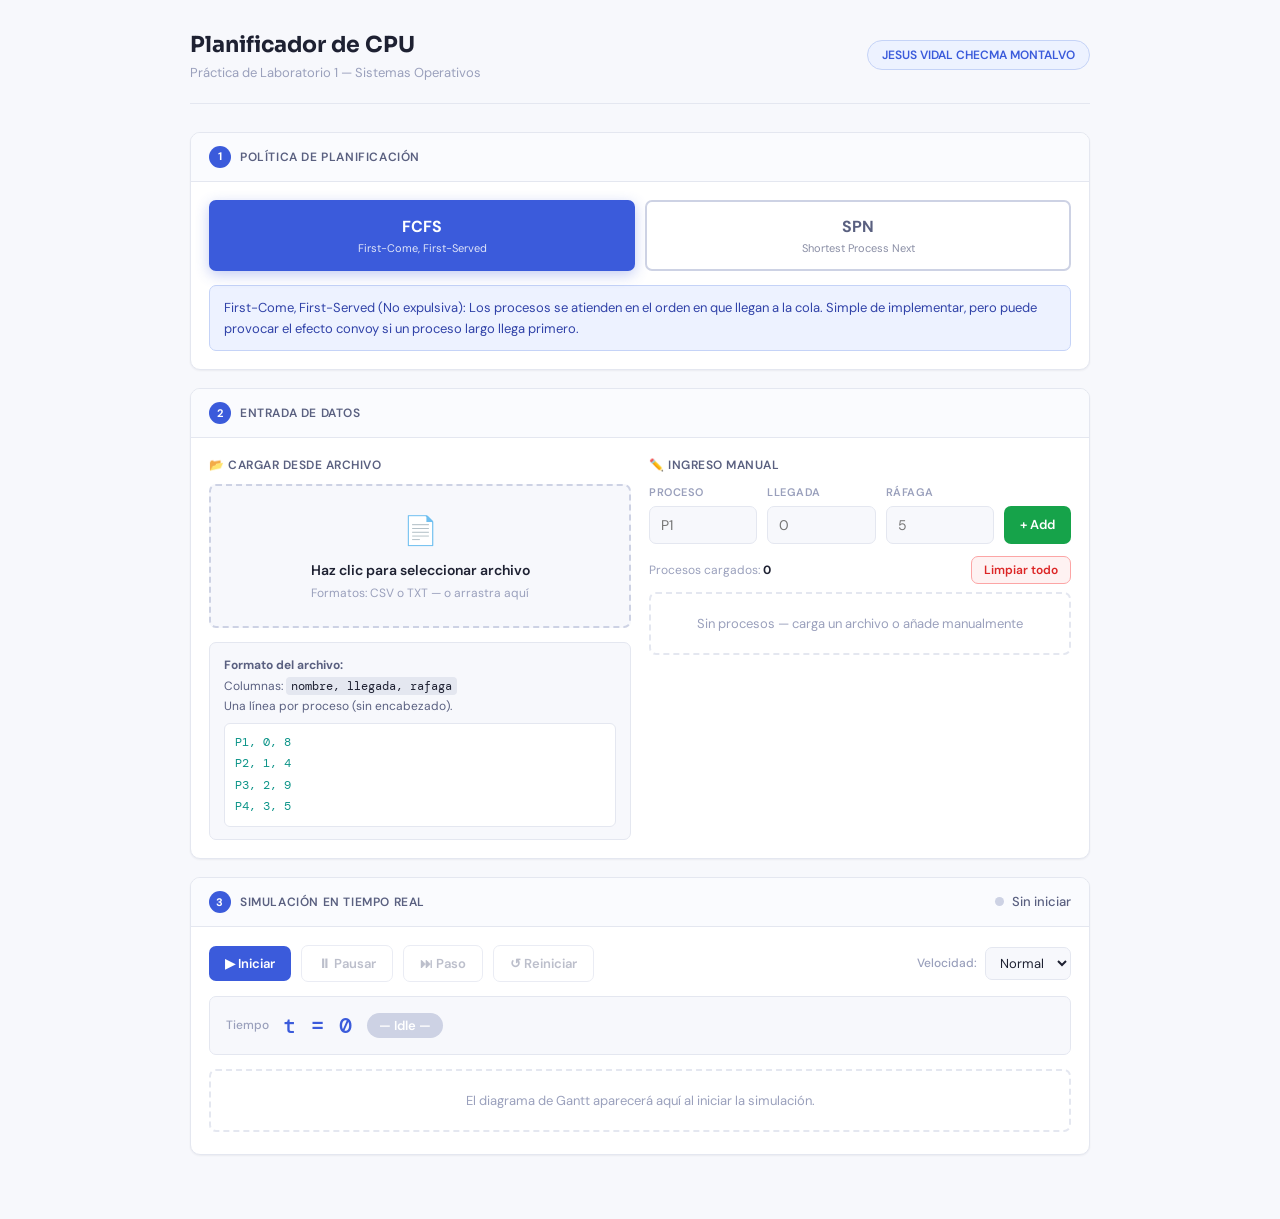
<file: SIMULACION.HTML>
<!DOCTYPE html>
<html lang="es">
<head>
<meta charset="UTF-8">
<meta name="viewport" content="width=device-width, initial-scale=1.0">
<title>Práctica 1 — Planificador de CPU</title>
<link href="https://fonts.googleapis.com/css2?family=DM+Sans:ital,wght@0,300;0,400;0,500;0,600;1,400&family=DM+Mono:wght@400;500&family=Sora:wght@600;700&display=swap" rel="stylesheet">
<style>
:root {
  --bg:        #f7f8fc;
  --white:     #ffffff;
  --border:    #e4e7f0;
  --border2:   #cdd2e4;
  --text:      #1e2132;
  --text-mid:  #5a6080;
  --text-soft: #9aa0bc;
  --blue:      #3b5bdb;
  --blue-lt:   #edf2ff;
  --blue-dk:   #2f4ac0;
  --teal:      #0c9488;
  --teal-lt:   #f0fdfa;
  --green:     #16a34a;
  --green-lt:  #f0fdf4;
  --red:       #dc2626;
  --red-lt:    #fef2f2;
  --amber:     #b45309;
  --amber-lt:  #fffbeb;
  --shadow-xs: 0 1px 2px rgba(30,33,50,0.06);
  --shadow-sm: 0 2px 8px rgba(30,33,50,0.08), 0 1px 2px rgba(30,33,50,0.04);
  --shadow:    0 6px 24px rgba(30,33,50,0.10), 0 2px 6px rgba(30,33,50,0.05);
  --r:  10px;
  --r-sm: 7px;
}
*{margin:0;padding:0;box-sizing:border-box;}

body{
  font-family:'DM Sans',sans-serif;
  background:var(--bg);
  color:var(--text);
  min-height:100vh;
  padding:28px 16px 64px;
  line-height:1.5;
}

.topbar{
  max-width:900px;margin:0 auto 28px;
  display:flex;align-items:center;justify-content:space-between;
  padding-bottom:20px;border-bottom:1.5px solid var(--border);
}
.topbar-left h1{
  font-family:'Sora',sans-serif;font-size:22px;font-weight:700;
  color:var(--text);margin-bottom:2px;
}
.topbar-left p{font-size:13px;color:var(--text-soft);font-weight:400;}
.course-tag{
  background:var(--blue-lt);color:var(--blue);
  font-size:12px;font-weight:600;padding:5px 14px;
  border-radius:100px;border:1.5px solid #c5d3f7;
  white-space:nowrap;
}

.layout{max-width:900px;margin:0 auto;display:flex;flex-direction:column;gap:18px;}

.card{
  background:var(--white);border:1.5px solid var(--border);
  border-radius:var(--r);box-shadow:var(--shadow-xs);
  transition:box-shadow .2s;overflow:hidden;
}
.card:hover{box-shadow:var(--shadow-sm);}

.card-head{
  display:flex;align-items:center;justify-content:space-between;
  padding:13px 18px;border-bottom:1.5px solid var(--border);
  background:#fafbfe;
}
.card-title{
  display:flex;align-items:center;gap:9px;
  font-size:12px;font-weight:600;text-transform:uppercase;
  letter-spacing:.6px;color:var(--text-mid);
}
.step-badge{
  width:22px;height:22px;border-radius:50%;
  background:var(--blue);color:#fff;
  font-size:11px;font-weight:700;
  display:flex;align-items:center;justify-content:center;
  flex-shrink:0;
}
.card-body{padding:18px;}

.two-col{display:grid;grid-template-columns:1fr 1fr;gap:18px;}
@media(max-width:620px){.two-col{grid-template-columns:1fr;}}

.policy-grid{display:flex;gap:10px;margin-bottom:14px;}
.policy-btn{
  flex:1;padding:14px 10px;
  border:2px solid var(--border2);background:var(--white);
  color:var(--text-mid);font-family:'DM Sans',sans-serif;
  font-size:14px;font-weight:600;cursor:pointer;
  border-radius:var(--r-sm);transition:all .15s;
  display:flex;flex-direction:column;align-items:center;gap:4px;
}
.policy-btn .p-name{font-size:16px;font-weight:700;}
.policy-btn .p-sub{font-size:11px;font-weight:400;opacity:.7;}
.policy-btn:hover{border-color:var(--blue);color:var(--blue);background:var(--blue-lt);}
.policy-btn.active{
  border-color:var(--blue);background:var(--blue);color:#fff;
  box-shadow:0 4px 14px rgba(59,91,219,.3);
}
.policy-btn.active .p-sub{opacity:.85;}

.policy-desc{
  padding:11px 14px;background:var(--blue-lt);
  border:1.5px solid #c5d3f7;border-radius:var(--r-sm);
  font-size:13px;color:#3042a8;line-height:1.65;
}

.file-zone{
  border:2px dashed var(--border2);border-radius:var(--r-sm);
  padding:24px;text-align:center;cursor:pointer;
  transition:all .2s;background:var(--bg);
  display:block;
}
.file-zone:hover,.file-zone.drag{
  border-color:var(--blue);background:var(--blue-lt);
}
.file-icon{font-size:28px;margin-bottom:8px;}
.file-title{font-size:14px;font-weight:600;color:var(--text);margin-bottom:3px;}
.file-sub{font-size:12px;color:var(--text-soft);}
.file-name{
  margin-top:10px;font-size:12px;font-weight:600;
  color:var(--blue);background:var(--blue-lt);
  padding:4px 12px;border-radius:100px;display:inline-block;
}

.format-box{
  margin-top:14px;padding:12px 14px;background:var(--bg);
  border:1.5px solid var(--border);border-radius:var(--r-sm);
  font-size:12px;color:var(--text-mid);line-height:1.7;
}
.format-box code{
  font-family:'DM Mono',monospace;font-size:12px;
  background:var(--border);padding:1px 5px;border-radius:4px;
  color:var(--text);
}
.format-box .ex{
  font-family:'DM Mono',monospace;font-size:12px;
  background:var(--white);border:1.5px solid var(--border);
  border-radius:6px;padding:8px 10px;margin-top:6px;
  color:var(--teal);white-space:pre;line-height:1.8;display:block;
}

.manual-grid{
  display:grid;grid-template-columns:1fr 1fr 1fr auto;
  gap:10px;align-items:end;margin-bottom:12px;
}
.field label{
  display:block;font-size:11px;font-weight:600;
  text-transform:uppercase;letter-spacing:.5px;
  color:var(--text-soft);margin-bottom:5px;
}
.field input{
  width:100%;padding:9px 11px;background:var(--bg);
  border:1.5px solid var(--border);color:var(--text);
  font-family:'DM Sans',sans-serif;font-size:14px;
  border-radius:var(--r-sm);outline:none;
  transition:border-color .15s,background .15s;
}
.field input:focus{
  border-color:var(--blue);background:var(--white);
  box-shadow:0 0 0 3px rgba(59,91,219,.08);
}
.field input.err{border-color:var(--red);background:var(--red-lt);}

.btn{
  display:inline-flex;align-items:center;gap:7px;
  padding:9px 16px;border:none;cursor:pointer;
  font-family:'DM Sans',sans-serif;font-size:13px;font-weight:600;
  border-radius:var(--r-sm);transition:all .15s;
}
.btn-green{background:var(--green);color:#fff;}
.btn-green:hover{background:#15803d;transform:translateY(-1px);box-shadow:0 4px 12px rgba(22,163,74,.3);}
.btn-blue{background:var(--blue);color:#fff;}
.btn-blue:hover{background:var(--blue-dk);transform:translateY(-1px);box-shadow:0 4px 14px rgba(59,91,219,.35);}
.btn-outline{background:var(--white);color:var(--text-mid);border:1.5px solid var(--border2);}
.btn-outline:hover{border-color:var(--blue);color:var(--blue);background:var(--blue-lt);}
.btn-red-soft{background:var(--red-lt);color:var(--red);border:1.5px solid #fca5a5;}
.btn-red-soft:hover{background:#fee2e2;}
.btn:active{transform:translateY(0);}
.btn:disabled{opacity:.4;cursor:default;transform:none !important;}

.proc-list{display:flex;flex-direction:column;gap:5px;}
.proc-row{
  display:grid;grid-template-columns:44px 1fr 1fr auto;
  align-items:center;gap:8px;padding:9px 13px;
  background:var(--bg);border:1.5px solid var(--border);
  border-radius:var(--r-sm);animation:slideIn .2s ease;
}
@keyframes slideIn{from{opacity:0;transform:translateY(-4px)}to{opacity:1;transform:translateY(0)}}
.proc-badge{
  padding:3px 0;border-radius:5px;font-weight:700;
  font-size:13px;text-align:center;color:#fff;
}
.proc-kv{font-size:13px;color:var(--text-mid);}
.proc-kv b{color:var(--text);font-weight:600;margin-left:4px;}
.btn-del{
  width:26px;height:26px;border:1.5px solid var(--border2);
  background:var(--white);color:var(--text-soft);border-radius:6px;
  cursor:pointer;font-size:15px;display:flex;align-items:center;justify-content:center;
  transition:all .15s;
}
.btn-del:hover{background:var(--red-lt);border-color:var(--red);color:var(--red);}

.empty-hint{
  padding:20px;text-align:center;color:var(--text-soft);font-size:13px;
  border:2px dashed var(--border);border-radius:var(--r-sm);
}

.sim-controls{
  display:flex;align-items:center;gap:10px;flex-wrap:wrap;
}
.speed-group{
  display:flex;align-items:center;gap:8px;margin-left:auto;
}
.speed-label{font-size:12px;color:var(--text-soft);font-weight:500;}
.speed-select{
  padding:6px 10px;background:var(--bg);border:1.5px solid var(--border);
  color:var(--text);font-family:'DM Sans',sans-serif;font-size:13px;
  border-radius:var(--r-sm);outline:none;cursor:pointer;
}
.speed-select:focus{border-color:var(--blue);}

.sim-status{
  display:flex;align-items:center;gap:8px;
  font-size:13px;color:var(--text-mid);font-weight:500;
}
.status-dot{
  width:9px;height:9px;border-radius:50%;background:var(--border2);
  transition:background .3s;
}
.status-dot.running{background:var(--green);animation:pulse-dot 1s ease-in-out infinite;}
.status-dot.done{background:var(--blue);}
@keyframes pulse-dot{0%,100%{transform:scale(1)}50%{transform:scale(1.3)}}

.clock-row{
  display:flex;align-items:center;gap:14px;
  padding:12px 16px;background:var(--bg);
  border:1.5px solid var(--border);border-radius:var(--r-sm);
  margin-bottom:14px;
}
.clock-label{font-size:12px;color:var(--text-soft);font-weight:500;}
.clock-val{
  font-family:'DM Mono',monospace;font-size:22px;
  font-weight:500;color:var(--blue);letter-spacing:1px;
}
.clock-running-proc{
  font-size:13px;font-weight:600;
  padding:3px 12px;border-radius:100px;color:#fff;
  transition:background .3s;
}
.queue-chips{display:flex;gap:6px;flex-wrap:wrap;margin-left:auto;}
.q-chip{
  padding:3px 10px;border-radius:100px;font-size:11px;
  font-weight:600;background:var(--border);color:var(--text-mid);
  border:1.5px solid var(--border2);
}

.gantt-outer{overflow-x:auto;padding-bottom:4px;}
.gantt-inner-wrap{min-width:560px;}

.gantt-row{
  display:flex;align-items:center;gap:10px;
  margin-bottom:7px;animation:fadeUp .3s ease both;
}
@keyframes fadeUp{from{opacity:0;transform:translateY(5px)}to{opacity:1;transform:translateY(0)}}

.g-label{
  width:42px;text-align:right;flex-shrink:0;
  font-family:'DM Mono',monospace;font-size:12px;
  font-weight:500;color:var(--text-mid);
}
.g-track{
  flex:1;height:36px;background:var(--bg);
  border:1.5px solid var(--border);border-radius:7px;
  position:relative;overflow:visible;
}
.g-block{
  position:absolute;top:3px;bottom:3px;border-radius:5px;
  display:flex;align-items:center;justify-content:center;
  font-family:'DM Mono',monospace;font-size:11px;font-weight:500;
  color:#fff;cursor:default;transition:filter .15s,transform .15s;
  overflow:hidden;
}
.g-block:hover{filter:brightness(1.12);transform:scaleY(1.1);z-index:5;}

/* Animated fill for live blocks */
.g-block.live{
  animation:growBlock .35s cubic-bezier(.34,1.56,.64,1) both;
  transform-origin:left;
}
@keyframes growBlock{from{transform:scaleX(0);opacity:0}to{transform:scaleX(1);opacity:1}}

.g-block .g-tip{
  display:none;position:absolute;
  bottom:calc(100% + 7px);left:50%;transform:translateX(-50%);
  background:var(--text);color:#fff;font-size:11px;
  padding:5px 10px;border-radius:6px;white-space:nowrap;
  z-index:30;pointer-events:none;box-shadow:var(--shadow-sm);
}
.g-block .g-tip::after{
  content:'';position:absolute;top:100%;left:50%;transform:translateX(-50%);
  border:5px solid transparent;border-top-color:var(--text);
}
.g-block:hover .g-tip{display:block;}

.g-idle{
  position:absolute;top:3px;bottom:3px;border-radius:5px;
  background:repeating-linear-gradient(45deg,transparent,transparent 4px,rgba(0,0,0,.04) 4px,rgba(0,0,0,.04) 8px);
  border:1.5px dashed var(--border2);display:flex;align-items:center;
  justify-content:center;font-size:10px;color:var(--text-soft);
}

/* CPU bar */
.g-cpu-track{
  flex:1;height:22px;background:var(--bg);
  border:1.5px solid var(--border);border-radius:5px;
  position:relative;overflow:hidden;
}

/* Ruler */
.g-ruler{position:relative;height:18px;margin-left:52px;}
.r-tick{
  position:absolute;transform:translateX(-50%);
  font-family:'DM Mono',monospace;font-size:10px;color:var(--text-soft);
}

/* ── Stats ── */
.stats-grid{
  display:grid;grid-template-columns:repeat(auto-fit,minmax(120px,1fr));
  gap:10px;margin-bottom:14px;
}
.stat-card{
  background:var(--bg);border:1.5px solid var(--border);
  border-radius:var(--r-sm);padding:14px 12px;text-align:center;
}
.stat-card.highlight{background:var(--blue-lt);border-color:#c5d3f7;}
.stat-lbl{font-size:11px;font-weight:600;text-transform:uppercase;letter-spacing:.5px;color:var(--text-soft);margin-bottom:5px;}
.stat-val{font-family:'DM Mono',monospace;font-size:22px;font-weight:500;color:var(--blue);line-height:1;}
.stat-unit{font-size:11px;color:var(--text-soft);margin-top:3px;}

.util-row{display:flex;align-items:center;gap:12px;}
.util-lbl{font-size:12px;color:var(--text-soft);font-weight:500;width:115px;flex-shrink:0;}
.util-track{flex:1;height:9px;background:var(--border);border-radius:100px;overflow:hidden;}
.util-fill{height:100%;background:linear-gradient(90deg,var(--blue),#748ffc);border-radius:100px;transition:width .8s cubic-bezier(.34,1.56,.64,1);}
.util-pct{font-family:'DM Mono',monospace;font-size:13px;font-weight:500;color:var(--blue);width:42px;text-align:right;}

/* ── Results table ── */
.rtable{width:100%;border-collapse:collapse;font-size:13px;}
.rtable th{
  padding:10px 14px;font-size:11px;font-weight:600;
  text-transform:uppercase;letter-spacing:.5px;color:var(--text-soft);
  background:#fafbfe;border-bottom:1.5px solid var(--border);
  text-align:left;white-space:nowrap;
}
.rtable th.num,.rtable td.num{text-align:right;font-family:'DM Mono',monospace;}
.rtable td{padding:11px 14px;border-bottom:1px solid var(--border);color:var(--text);}
.rtable tr:last-child td{border-bottom:none;}
.rtable tr:hover td{background:var(--bg);}
.rtable tr.avg-row td{
  background:#fafbfe;font-weight:600;color:var(--blue);
  border-top:2px solid var(--border);
}
.proc-chip{
  display:inline-flex;align-items:center;gap:6px;
  padding:3px 11px 3px 8px;border-radius:100px;
  font-weight:700;font-size:13px;color:#fff;
}
.chip-dot{width:8px;height:8px;border-radius:50%;background:rgba(255,255,255,.5);}

/* ── Validation msgs ── */
.msg{
  padding:10px 14px;border-radius:var(--r-sm);font-size:13px;
  margin-bottom:10px;display:none;
}
.msg.show{display:flex;align-items:center;gap:8px;}
.msg-warn{background:var(--amber-lt);border:1.5px solid #fcd34d;color:var(--amber);}
.msg-err{background:var(--red-lt);border:1.5px solid #fca5a5;color:var(--red);}
.msg-ok{background:var(--green-lt);border:1.5px solid #86efac;color:var(--green);}

/* ── Divider ── */
hr.div{border:none;border-top:1.5px solid var(--border);margin:6px 0;}

.hidden{display:none!important;}
</style>
</head>
<body>

<div class="topbar">
  <div class="topbar-left">
    <h1>Planificador de CPU</h1>
    <p>Práctica de Laboratorio 1 — Sistemas Operativos</p>
  </div>
  <span class="course-tag">JESUS VIDAL CHECMA MONTALVO</span>
</div>

<div class="layout">

  <!-- ① Política -->
  <div class="card">
    <div class="card-head">
      <div class="card-title"><span class="step-badge">1</span>Política de Planificación</div>
    </div>
    <div class="card-body">
      <div class="policy-grid">
        <button class="policy-btn active" onclick="seleccionarPolitica('FCFS')" id="btn-FCFS">
          <span class="p-name">FCFS</span>
          <span class="p-sub">First-Come, First-Served</span>
        </button>
        <button class="policy-btn" onclick="seleccionarPolitica('SPN')" id="btn-SPN">
          <span class="p-name">SPN</span>
          <span class="p-sub">Shortest Process Next</span>
        </button>
      </div>
      <div class="policy-desc" id="policy-desc"></div>
    </div>
  </div>

  <!-- ② Entrada -->
  <div class="card">
    <div class="card-head">
      <div class="card-title"><span class="step-badge">2</span>Entrada de Datos</div>
    </div>
    <div class="card-body">
      <div class="two-col">

        <!-- Archivo -->
        <div>
          <p style="font-size:12px;font-weight:600;color:var(--text-mid);text-transform:uppercase;letter-spacing:.5px;margin-bottom:10px;">📂 Cargar desde archivo</p>
          <input type="file" id="file-input" accept=".csv,.txt" style="display:none" onchange="cargarArchivo(event)">
          <label class="file-zone" id="file-zone" for="file-input">
            <div class="file-icon">📄</div>
            <div class="file-title">Haz clic para seleccionar archivo</div>
            <div class="file-sub">Formatos: CSV o TXT — o arrastra aquí</div>
            <div class="file-name hidden" id="file-name-display"></div>
          </label>
          <div class="format-box">
            <strong>Formato del archivo:</strong><br>
            Columnas: <code>nombre, llegada, rafaga</code><br>
            Una línea por proceso (sin encabezado).<br>
            <span class="ex">P1, 0, 8
P2, 1, 4
P3, 2, 9
P4, 3, 5</span>
          </div>
        </div>

        <!-- Manual -->
        <div>
          <p style="font-size:12px;font-weight:600;color:var(--text-mid);text-transform:uppercase;letter-spacing:.5px;margin-bottom:10px;">✏️ Ingreso manual</p>
          <div class="manual-grid">
            <div class="field">
              <label>Proceso</label>
              <input type="text" id="procName" placeholder="P1" maxlength="4">
            </div>
            <div class="field">
              <label>Llegada</label>
              <input type="number" id="arrivalTime" placeholder="0" min="0">
            </div>
            <div class="field">
              <label>Ráfaga</label>
              <input type="number" id="cpuBurst" placeholder="5" min="1">
            </div>
            <button class="btn btn-green" onclick="anadirProceso()" style="height:38px">+ Add</button>
          </div>

          <div class="msg msg-warn" id="msg-warn">⚠ <span id="msg-warn-text"></span></div>
          <div class="msg msg-err"  id="msg-err">✕ <span id="msg-err-text"></span></div>
          <div class="msg msg-ok"   id="msg-ok">✓ <span id="msg-ok-text"></span></div>

          <div style="display:flex;justify-content:space-between;align-items:center;margin-bottom:8px;">
            <span style="font-size:12px;color:var(--text-soft)">Procesos cargados: <b id="proc-count" style="color:var(--text)">0</b></span>
            <button class="btn btn-red-soft" style="padding:5px 12px;font-size:12px" onclick="limpiarTodo()">Limpiar todo</button>
          </div>

          <div class="proc-list" id="proc-list"></div>
        </div>

      </div>
    </div>
  </div>

  <!-- ③ Simulación -->
  <div class="card">
    <div class="card-head">
      <div class="card-title"><span class="step-badge">3</span>Simulación en Tiempo Real</div>
      <div class="sim-status">
        <div class="status-dot" id="status-dot"></div>
        <span id="status-text">Sin iniciar</span>
      </div>
    </div>
    <div class="card-body">

      <div class="sim-controls" style="margin-bottom:14px;">
        <button class="btn btn-blue" onclick="iniciarSim()" id="btn-start">▶ Iniciar</button>
        <button class="btn btn-outline" onclick="pausarSim()" id="btn-pause" disabled>⏸ Pausar</button>
        <button class="btn btn-outline" onclick="avanzarPaso()" id="btn-step" disabled>⏭ Paso</button>
        <button class="btn btn-outline" onclick="reiniciarSim()" id="btn-reset" disabled>↺ Reiniciar</button>
        <div class="speed-group">
          <span class="speed-label">Velocidad:</span>
          <select class="speed-select" id="speed-select">
            <option value="1200">Lenta</option>
            <option value="700" selected>Normal</option>
            <option value="350">Rápida</option>
            <option value="100">Turbo</option>
          </select>
        </div>
      </div>

      <!-- Clock -->
      <div class="clock-row">
        <span class="clock-label">Tiempo</span>
        <span class="clock-val" id="clock">t = 0</span>
        <span class="clock-running-proc" id="running-proc" style="background:var(--border2)">— Idle —</span>
        <div class="queue-chips" id="queue-display"></div>
      </div>

      <!-- Gantt dinámico -->
      <div class="gantt-outer">
        <div class="gantt-inner-wrap" id="gantt-wrap">
          <div class="empty-hint" id="gantt-empty">El diagrama de Gantt aparecerá aquí al iniciar la simulación.</div>
        </div>
      </div>
    </div>
  </div>

  <!-- ④ Resultados -->
  <div class="card hidden" id="results-card">
    <div class="card-head">
      <div class="card-title"><span class="step-badge">4</span>Métricas y Resultados</div>
      <span id="results-algo-tag" style="font-size:12px;font-weight:600;color:var(--blue);background:var(--blue-lt);padding:4px 12px;border-radius:100px;border:1.5px solid #c5d3f7;"></span>
    </div>
    <div class="card-body">
      <div class="stats-grid" id="stats-grid"></div>
      <div class="util-row" style="margin-bottom:18px;">
        <span class="util-lbl">Utilización CPU</span>
        <div class="util-track"><div class="util-fill" id="util-fill" style="width:0%"></div></div>
        <span class="util-pct" id="util-pct">0%</span>
      </div>
      <hr class="div">
      <p style="font-size:12px;font-weight:600;text-transform:uppercase;letter-spacing:.5px;color:var(--text-soft);margin:14px 0 10px;">Detalle por proceso</p>
      <div style="overflow-x:auto">
        <table class="rtable" id="rtable"></table>
      </div>
    </div>
  </div>

</div><!-- /layout -->

<script>
/* VARIABLES GLOBALES */
const PALETA = ['#3b5bdb','#0c9488','#c2410c','#7c3aed','#15803d','#b45309','#db2777','#0369a1'];
let procesos  = [];
let mapaColores   = {};
let politica     = 'FCFS';

// Estado de la simulación
let lineaTiempoSim   = [];
let pasoSim       = 0;
let timerSim      = null;
let simEjecutando    = false;
let simPausado     = false;
let simTerminado       = false;

/* DESCRIPCIONES DE ALGORITMOS */
const DESC_POLITICA = {
  FCFS: "First-Come, First-Served (No expulsiva): Los procesos se atienden en el orden en que llegan a la cola. Simple de implementar, pero puede provocar el efecto convoy si un proceso largo llega primero.",
  SPN:  "Shortest Process Next (No expulsiva): Cuando la CPU queda libre, se selecciona el proceso disponible con menor ráfaga de CPU. Minimiza el tiempo promedio de espera, pero puede causar inanición en procesos largos.",
};

function seleccionarPolitica(p) {
  politica = p;
  document.querySelectorAll('.policy-btn').forEach(b => b.classList.remove('active'));
  document.getElementById('btn-' + p).classList.add('active');
  document.getElementById('policy-desc').textContent = DESC_POLITICA[p];
  reiniciarSim();
}

/* ENTRADA DE ARCHIVOS */
const zonaArchivo = document.getElementById('file-zone');
zonaArchivo.addEventListener('dragover', e => { e.preventDefault(); zonaArchivo.classList.add('drag'); });
zonaArchivo.addEventListener('dragleave', () => zonaArchivo.classList.remove('drag'));
zonaArchivo.addEventListener('drop', e => {
  e.preventDefault(); zonaArchivo.classList.remove('drag');
  const archivo = e.dataTransfer.files[0];
  if (archivo) analizarArchivo(archivo);
});

function cargarArchivo(evt) {
  const archivo = evt.target.files[0];
  if (archivo) analizarArchivo(archivo);
}

function analizarArchivo(archivo) {
  const ext = archivo.name.split('.').pop().toLowerCase();
  if (!['csv','txt'].includes(ext)) { mostrarMsg('err','Solo se aceptan archivos .csv o .txt'); return; }

  const lector = new FileReader();
  lector.onload = e => {
    const lineas = e.target.result.split(/\r?\n/).filter(l => l.trim() && !l.startsWith('#'));
    const parseados = [], errores = [];

    lineas.forEach((linea, i) => {
      const cols = linea.split(/,|;|\t/).map(c => c.trim());
      if (cols.length < 3) { errores.push(`Línea ${i+1}: faltan columnas`); return; }
      const nombre    = cols[0];
      const llegada = parseInt(cols[1]);
      const rafaga   = parseInt(cols[2]);
      if (!nombre)         { errores.push(`Línea ${i+1}: nombre inválido`); return; }
      if (isNaN(llegada)){ errores.push(`Línea ${i+1}: tiempo de llegada inválido`); return; }
      if (isNaN(rafaga)||rafaga<=0){ errores.push(`Línea ${i+1}: ráfaga inválida`); return; }
      if (procesos.find(p=>p.name===nombre)||parseados.find(p=>p.name===nombre)) { errores.push(`Línea ${i+1}: proceso "${nombre}" duplicado`); return; }
      parseados.push({ name: nombre, arrival: llegada, burst: rafaga });
    });

    if (errores.length) { mostrarMsg('warn', errores[0] + (errores.length>1?` (+${errores.length-1} más)`:'')); }
    if (parseados.length) {
      parseados.forEach(p => anadirALista(p));
      document.getElementById('file-name-display').textContent = `✓ ${archivo.name} — ${parseados.length} procesos`;
      document.getElementById('file-name-display').classList.remove('hidden');
      mostrarMsg('ok', `${parseados.length} proceso(s) cargados desde "${archivo.name}"`);
      reiniciarSim();
    }
  };
  lector.readAsText(archivo);
}

/* ENTRADA MANUAL */
function anadirProceso() {
  const nombreEl  = document.getElementById('procName');
  const llegadaEl   = document.getElementById('arrivalTime');
  const rafagaEl = document.getElementById('cpuBurst');

  const rawLlegada   = llegadaEl.value.trim();
  const rawRafaga = rafagaEl.value.trim();
  const llegada  = rawLlegada === '' ? 0 : parseInt(rawLlegada);
  const rafaga    = parseInt(rawRafaga);

  let nombre = nombreEl.value.trim();
  if (!nombre) {
    let n = procesos.length + 1;
    while (procesos.find(p => p.name === 'P' + n)) n++;
    nombre = 'P' + n;
  }

  if (isNaN(llegada) || llegada < 0) { errorCampo(llegadaEl, 'Tiempo de llegada inválido (debe ser ≥ 0)'); return; }
  if (isNaN(rafaga)   || rafaga <= 0)  { errorCampo(rafagaEl, 'Ráfaga inválida (debe ser > 0)'); return; }
  if (procesos.find(p => p.name === nombre)) { mostrarMsg('warn', `El proceso "${nombre}" ya existe, elige otro nombre`); nombreEl.value = ''; nombreEl.focus(); return; }

  anadirALista({ name: nombre, arrival: llegada, burst: rafaga });
  nombreEl.value = ''; llegadaEl.value = ''; rafagaEl.value = '';
  mostrarMsg('ok', `Proceso ${nombre} añadido (llegada=${llegada}, ráfaga=${rafaga})`);
  nombreEl.focus();
  reiniciarSim();
}

function anadirALista(p) {
  const color = PALETA[procesos.length % PALETA.length];
  procesos.push({ ...p, color });
  mapaColores[p.name] = color;
  mostrarLista();
}

function quitarProceso(i) {
  procesos.splice(i, 1);
  mapaColores = {};
  procesos.forEach((p,idx) => { p.color = PALETA[idx % PALETA.length]; mapaColores[p.name] = p.color; });
  mostrarLista();
  reiniciarSim();
}

function limpiarTodo() {
  procesos = []; mapaColores = {};
  mostrarLista(); reiniciarSim();
  document.getElementById('file-name-display').classList.add('hidden');
  document.getElementById('file-name-display').textContent = '';
}

function mostrarLista() {
  const el = document.getElementById('proc-list');
  document.getElementById('proc-count').textContent = procesos.length;
  if (!procesos.length) {
    el.innerHTML = '<div class="empty-hint">Sin procesos — carga un archivo o añade manualmente</div>';
    return;
  }
  el.innerHTML = procesos.map((p,i) => `
    <div class="proc-row" style="border-left:3px solid ${p.color}">
      <div class="proc-badge" style="background:${p.color}">${p.name}</div>
      <div class="proc-kv">Llegada <b>${p.arrival}</b></div>
      <div class="proc-kv">Ráfaga <b>${p.burst}</b></div>
      <button class="btn-del" onclick="quitarProceso(${i})">×</button>
    </div>
  `).join('');
}

/* ALGORITMOS DE PLANIFICACIÓN */
function calcularLineaTiempo(ps, pol) {
  if (pol === 'FCFS') return algoritmoFCFS(ps);
  return algoritmoSPN(ps);
}

function algoritmoFCFS(ps) {
  const ordenados = [...ps].sort((a,b) => a.arrival-b.arrival || a.name.localeCompare(b.name));
  let t=0, linea=[];
  for (const p of ordenados) {
    if (t < p.arrival) { linea.push({name:'IDLE',start:t,end:p.arrival}); t=p.arrival; }
    linea.push({name:p.name,start:t,end:t+p.burst}); t+=p.burst;
  }
  return linea;
}

function algoritmoSPN(ps) {
  let pendientes=[...ps].sort((a,b)=>a.arrival-b.arrival), t=0, linea=[];
  while (pendientes.length) {
    const disponibles = pendientes.filter(p=>p.arrival<=t);
    if (!disponibles.length) { linea.push({name:'IDLE',start:t,end:pendientes[0].arrival}); t=pendientes[0].arrival; continue; }
    disponibles.sort((a,b)=>a.burst-b.burst || a.arrival-b.arrival || a.name.localeCompare(b.name));
    const proc=disponibles[0];
    linea.push({name:proc.name,start:t,end:t+proc.burst}); t+=proc.burst;
    pendientes=pendientes.filter(p=>p!==proc);
  }
  return linea;
}

/* MOTOR DE SIMULACIÓN */
function iniciarSim() {
  if (!procesos.length) { mostrarMsg('warn','Añade al menos un proceso antes de simular'); return; }
  if (simEjecutando && !simPausado) return;

  if (!lineaTiempoSim.length) {
    lineaTiempoSim = calcularLineaTiempo(procesos, politica);
    pasoSim     = 0;
    inicializarGantt();
  }

  simEjecutando = true; simPausado = false; simTerminado = false;
  cambiarEstado('running','Simulando...');
  configurarControles(true);
  pulso();
}

function pulso() {
  if (!simEjecutando || simPausado) return;
  if (pasoSim >= lineaTiempoSim.length) { terminarSim(); return; }
  avanzarPaso();
  const retraso = parseInt(document.getElementById('speed-select').value);
  timerSim = setTimeout(pulso, retraso);
}

function avanzarPaso() {
  if (pasoSim >= lineaTiempoSim.length) { terminarSim(); return; }
  dibujarSegmento(lineaTiempoSim[pasoSim]);
  actualizarReloj(lineaTiempoSim[pasoSim]);
  pasoSim++;
  if (pasoSim >= lineaTiempoSim.length) {
    clearTimeout(timerSim); terminarSim();
  }
}

function pausarSim() {
  if (!simEjecutando) return;
  simPausado = !simPausado;
  clearTimeout(timerSim);
  if (simPausado) {
    cambiarEstado('','Pausado');
    document.getElementById('btn-pause').textContent = '▶ Reanudar';
  } else {
    document.getElementById('btn-pause').textContent = '⏸ Pausar';
    cambiarEstado('running','Simulando...');
    pulso();
  }
}

function reiniciarSim() {
  clearTimeout(timerSim);
  lineaTiempoSim=[]; pasoSim=0; simEjecutando=false; simPausado=false; simTerminado=false;
  cambiarEstado('','Sin iniciar');
  configurarControles(false);
  document.getElementById('gantt-wrap').innerHTML = '<div class="empty-hint" id="gantt-empty">El diagrama de Gantt aparecerá aquí al iniciar la simulación.</div>';
  document.getElementById('clock').textContent = 't = 0';
  document.getElementById('running-proc').textContent = '— Idle —';
  document.getElementById('running-proc').style.background = 'var(--border2)';
  document.getElementById('queue-display').innerHTML = '';
  document.getElementById('results-card').classList.add('hidden');
  document.getElementById('btn-pause').textContent = '⏸ Pausar';
}

function terminarSim() {
  simEjecutando=false; simTerminado=true;
  clearTimeout(timerSim);
  cambiarEstado('done','Completado');
  configurarControles(false, true);
  actualizarReloj(lineaTiempoSim[lineaTiempoSim.length-1], true);
  mostrarResultados();
}

function configurarControles(ejecutando, terminado=false) {
  document.getElementById('btn-start').disabled  = ejecutando || terminado;
  document.getElementById('btn-pause').disabled  = !ejecutando || terminado;
  document.getElementById('btn-step').disabled   = (!ejecutando && !lineaTiempoSim.length) || terminado;
  document.getElementById('btn-reset').disabled  = (!lineaTiempoSim.length && !procesos.length);
  if (terminado) {
    document.getElementById('btn-step').disabled = true;
    document.getElementById('btn-reset').disabled = false;
  }
}

function cambiarEstado(clase, texto) {
  const punto = document.getElementById('status-dot');
  punto.className = 'status-dot' + (clase ? ' '+clase : '');
  document.getElementById('status-text').textContent = texto;
}

/* DIAGRAMA DE GANTT */
let estadoGantt = {};

function inicializarGantt() {
  const contenedor = document.getElementById('gantt-wrap');
  contenedor.innerHTML = '';
  estadoGantt = {};

  const totalFin = Math.max(...lineaTiempoSim.map(s=>s.end));
  const nombresProcesos = [...new Set(lineaTiempoSim.filter(s=>s.name!=='IDLE').map(s=>s.name))];

  nombresProcesos.forEach((nombre, i) => {
    const color = mapaColores[nombre] || PALETA[i%PALETA.length];
    const filaEl = document.createElement('div');
    filaEl.className='gantt-row';
    filaEl.style.animationDelay = `${i*0.05}s`;
    filaEl.innerHTML = `
      <span class="g-label" style="color:${color}">${nombre}</span>
      <div class="g-track" id="gtrack-${nombre}"></div>
    `;
    contenedor.appendChild(filaEl);
    estadoGantt[nombre] = { totalFin };
  });

  const filaCP = document.createElement('div');
  filaCP.style.cssText='display:flex;align-items:center;gap:10px;margin:6px 0;';
  filaCP.innerHTML=`<span class="g-label" style="font-size:10px;color:var(--text-soft)">CPU</span><div class="g-cpu-track" id="gtrack-CPU"></div>`;
  contenedor.appendChild(filaCP);
  estadoGantt['CPU'] = { totalFin };

  const reglaEl = document.createElement('div');
  reglaEl.className = 'g-ruler';
  reglaEl.id = 'gantt-ruler';
  contenedor.appendChild(reglaEl);

  actualizarRegla(0, totalFin);
}

function dibujarSegmento(seg) {
  const totalFin = Math.max(...lineaTiempoSim.map(s=>s.end));
  const Porcentaje = v => (v/totalFin*100).toFixed(3)+'%';
  const duracion = seg.end - seg.start;

  if (seg.name !== 'IDLE') {
    const pista = document.getElementById('gtrack-' + seg.name);
    if (pista) {
      const bloque = document.createElement('div');
      bloque.className = 'g-block live';
      const color = mapaColores[seg.name] || '#888';
      bloque.style.cssText = `left:${Porcentaje(seg.start)};width:${Porcentaje(duracion)};background:${color};`;
      bloque.innerHTML = `
        <span class="g-tip">${seg.name} · t=${seg.start}→${seg.end} (${duracion}u)</span>
        ${duracion/totalFin > 0.06 ? seg.name : ''}
      `;
      pista.appendChild(bloque);
    }
  }

  const pistaCP = document.getElementById('gtrack-CPU');
  if (pistaCP) {
    const bloque = document.createElement('div');
    if (seg.name === 'IDLE') {
      bloque.className = 'g-idle';
      bloque.style.cssText = `position:absolute;left:${Porcentaje(seg.start)};width:${Porcentaje(duracion)};top:2px;bottom:2px;border-radius:4px;font-size:10px;`;
      bloque.textContent = 'idle';
    } else {
      bloque.className = 'g-block live';
      const color = mapaColores[seg.name] || '#888';
      bloque.style.cssText = `left:${Porcentaje(seg.start)};width:${Porcentaje(duracion)};background:${color};opacity:.75;`;
      bloque.innerHTML = `<span class="g-tip">${seg.name} [${seg.start}–${seg.end}]</span>`;
    }
    pistaCP.appendChild(bloque);
  }

  actualizarRegla(seg.end, totalFin);
}

function actualizarRegla(actual, total) {
  const regla = document.getElementById('gantt-ruler');
  if (!regla) return;
  regla.innerHTML = '';
  const paso = total<=20?1:total<=50?2:5;
  for (let t=0; t<=actual; t+=paso) {
    const marca = document.createElement('span');
    marca.className='r-tick';
    marca.style.left=(t/total*100).toFixed(2)+'%';
    marca.textContent=t;
    regla.appendChild(marca);
  }
  if (actual > 0 && actual % paso !== 0) {
    const marca=document.createElement('span');
    marca.className='r-tick';marca.style.left=(actual/total*100).toFixed(2)+'%';
    marca.textContent=actual; regla.appendChild(marca);
  }
}

function actualizarReloj(seg, terminado=false) {
  document.getElementById('clock').textContent = `t = ${terminado ? seg.end : seg.start}`;

  if (seg.name === 'IDLE') {
    document.getElementById('running-proc').textContent = '— Idle —';
    document.getElementById('running-proc').style.background = 'var(--border2)';
  } else {
    document.getElementById('running-proc').textContent = `Ejecutando: ${seg.name}`;
    document.getElementById('running-proc').style.background = mapaColores[seg.name] || 'var(--blue)';
  }

  const proximoT = seg.end;
  const enCola = procesos.filter(p => {
    const segmentos = lineaTiempoSim.filter(s => s.name === p.name);
    const primerSeg = segmentos[0];
    return primerSeg && primerSeg.start >= proximoT && p.arrival <= proximoT;
  });
  document.getElementById('queue-display').innerHTML = enCola.map(p =>
    `<span class="q-chip" style="background:${mapaColores[p.name]}20;border-color:${mapaColores[p.name]}60;color:${mapaColores[p.name]}">${p.name}</span>`
  ).join('') || '';
}

/* CÁLCULO DE MÉTRICAS */
function calcularMetricas(linea, ps) {
  return ps.map(p => {
    const segmentos  = linea.filter(s=>s.name===p.name);
    if (!segmentos.length) return null;
    const inicio = Math.min(...segmentos.map(s=>s.start));
    const fin   = Math.max(...segmentos.map(s=>s.end));
    return {
      ...p,
      start: inicio,
      end: fin,
      wait:       Math.max(0, inicio - p.arrival),
      turnaround: fin - p.arrival,
    };
  }).filter(Boolean);
}

function mostrarResultados() {
  const tarjeta = document.getElementById('results-card');
  tarjeta.classList.remove('hidden');
  tarjeta.scrollIntoView({behavior:'smooth', block:'start'});

  const metricas  = calcularMetricas(lineaTiempoSim, procesos);
  const totalFin = Math.max(...lineaTiempoSim.map(s=>s.end));
  const tiempoActivo = lineaTiempoSim.filter(s=>s.name!=='IDLE').reduce((a,s)=>a+(s.end-s.start),0);
  const utilizacion     = ((tiempoActivo/totalFin)*100).toFixed(1);
  const espPromedioEspera  = (metricas.reduce((a,m)=>a+m.wait,0)/metricas.length).toFixed(2);
  const espPromedioRetorno    = (metricas.reduce((a,m)=>a+m.turnaround,0)/metricas.length).toFixed(2);
  const transferencia     = (metricas.length/totalFin).toFixed(3);

  document.getElementById('results-algo-tag').textContent = politica;

  document.getElementById('stats-grid').innerHTML = [
    ['T. Espera Promedio', espPromedioEspera,  'unidades', true],
    ['T. Retorno Promedio', espPromedioRetorno,   'unidades', true],
    ['Transferencia',         transferencia,    'proc/u',   false],
    ['Tiempo Total CPU',   totalFin,'unidades', false],
    ['Procesos',           metricas.length,'total',false],
  ].map(([n,v,u,hl])=>`
    <div class="stat-card${hl?' highlight':''}">
      <div class="stat-lbl">${n}</div>
      <div class="stat-val">${v}</div>
      <div class="stat-unit">${u}</div>
    </div>
  `).join('');

  setTimeout(()=>{
    document.getElementById('util-fill').style.width=utilizacion+'%';
    document.getElementById('util-pct').textContent=utilizacion+'%';
  },300);

  const maxEspera = Math.max(...metricas.map(m=>m.wait));
  document.getElementById('rtable').innerHTML = `
    <thead><tr>
      <th>Proceso</th>
      <th class="num">Llegada</th>
      <th class="num">Ráfaga</th>
      <th class="num">Inicio</th>
      <th class="num">Fin</th>
      <th class="num">T. Espera</th>
      <th class="num">T. Retorno</th>
    </tr></thead>
    <tbody>
      ${metricas.map(m=>`
        <tr>
          <td><span class="proc-chip" style="background:${m.color}"><span class="chip-dot"></span>${m.name}</span></td>
          <td class="num">${m.arrival}</td>
          <td class="num">${m.burst}</td>
          <td class="num">${m.start}</td>
          <td class="num">${m.end}</td>
          <td class="num" style="color:${m.wait===maxEspera&&maxEspera>0?'var(--red)':'var(--green)'};font-weight:600">${m.wait}</td>
          <td class="num">${m.turnaround}</td>
        </tr>
      `).join('')}
      <tr class="avg-row">
        <td colspan="5" style="text-align:right;font-size:12px;color:var(--text-mid)">Promedios →</td>
        <td class="num">${espPromedioEspera}</td>
        <td class="num">${espPromedioRetorno}</td>
      </tr>
    </tbody>
  `;
}

/* FUNCIONES ÚTILES */
function mostrarMsg(tipo, texto) {
  ['warn','err','ok'].forEach(t => {
    const el=document.getElementById('msg-'+t);
    el.classList.remove('show');
  });
  const el = document.getElementById('msg-'+tipo);
  document.getElementById('msg-'+tipo+'-text').textContent = texto;
  el.classList.add('show');
  setTimeout(()=>el.classList.remove('show'), 4000);
}

function errorCampo(campo, mensaje) {
  campo.classList.add('err');
  mostrarMsg('err', mensaje);
  setTimeout(()=>campo.classList.remove('err'),800);
}

document.addEventListener('keydown', e => {
  if (e.key==='Enter' && ['procName','arrivalTime','cpuBurst'].includes(e.target.id)) anadirProceso();
});

seleccionarPolitica('FCFS');
mostrarLista();
configurarControles(false);
</script>
</body>
</html>
</file>
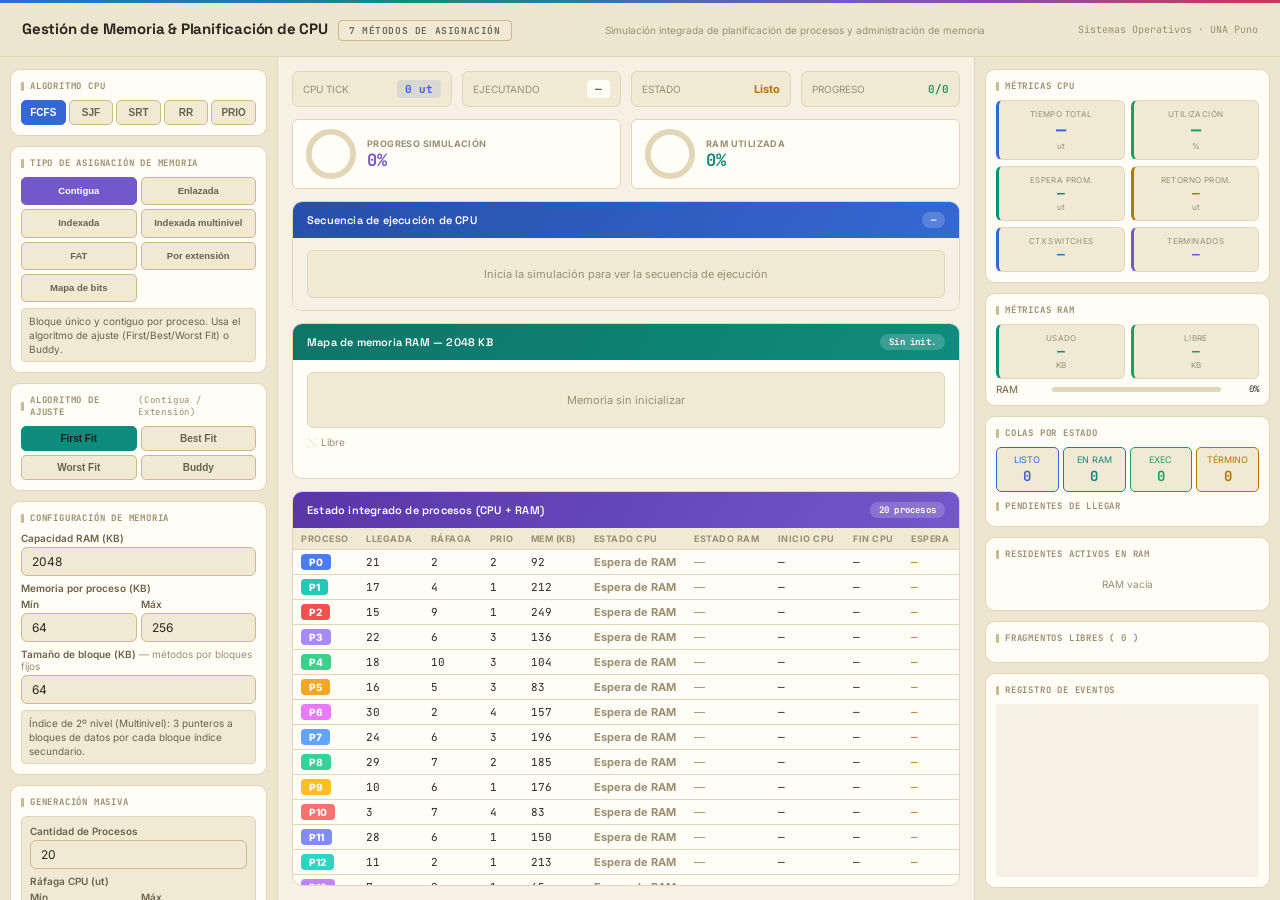
<file: 2DA UNIDAD SIMULADOR/Practica.html>
<!DOCTYPE html>
<html lang="es">
<head>
<meta charset="UTF-8">
<meta name="viewport" content="width=device-width, initial-scale=1.0">
<title>Simulador de Gestión de Memoria y Planificación de CPU</title>
<link href="https://fonts.googleapis.com/css2?family=Space+Grotesk:wght@400;500;600;700&family=JetBrains+Mono:wght@400;500;600;700&family=Inter:wght@300;400;500;600;700&display=swap" rel="stylesheet">
<style>
:root{
  --bg:#f6f1e4;
  --surface:#eee5cf;
  --panel:#fffdf6;
  --panel-2:#f1e9d4;
  --border:#e2d6b8;
  --border2:#c9b98d;
  --text:#2b2620;
  --text-mid:#6c6248;
  --text-soft:#9a8f70;
  --blue:#3568d4;
  --blue-dk:#274fa8;
  --blue-lt:rgba(53,104,212,0.13);
  --teal:#0e8c7d;
  --teal-lt:rgba(14,140,125,0.13);
  --green:#1f9d5c;
  --green-lt:rgba(31,157,92,0.12);
  --red:#c8422c;
  --red-lt:rgba(200,66,44,0.12);
  --amber:#b17607;
  --amber-lt:rgba(177,118,7,0.13);
  --purple:#7358c9;
  --purple-lt:rgba(115,88,201,0.13);
  --fat:#c53a5b;
  --fat-lt:rgba(197,58,91,0.13);
  --r:10px; --r-sm:6px;
  --font-body:'Inter',sans-serif;
  --font-display:'Space Grotesk',sans-serif;
  --font-mono:'JetBrains Mono',monospace;
}

*{margin:0;padding:0;box-sizing:border-box;}
body{font-family:var(--font-body);background:var(--bg);color:var(--text);height:100vh;overflow:hidden;display:flex;flex-direction:column;position:relative;}
body::before{content:'';position:fixed;top:0;left:0;right:0;height:3px;z-index:50;
  background:linear-gradient(90deg,var(--blue),var(--teal) 33%,var(--purple) 66%,var(--fat));}

/* TOPBAR */
.topbar{
  background:var(--surface);border-bottom:1px solid var(--border);
  padding:0 22px;height:54px;display:flex;align-items:center;justify-content:space-between;
  flex-shrink:0;margin-top:3px;
}
.brand{display:flex;align-items:baseline;gap:10px;}
.brand-name{font-family:var(--font-display);font-weight:700;font-size:15px;letter-spacing:-.2px;color:var(--text);}
.brand-tag{font-size:9.5px;background:var(--panel-2);border:1px solid var(--border2);color:var(--text-mid);padding:3px 10px;border-radius:4px;font-weight:600;letter-spacing:.6px;text-transform:uppercase;font-family:var(--font-mono);}

/* LAYOUT */
.workspace{flex:1;display:grid;grid-template-columns:278px 1fr 306px;overflow:hidden;}

/* SIDEBAR */
.sidebar{
  background:var(--surface);border-right:1px solid var(--border);
  padding:12px 10px;display:flex;flex-direction:column;gap:10px;overflow-y:auto;
}
.sidebar-right{
  background:var(--surface);border-left:1px solid var(--border);
  padding:12px 10px;display:flex;flex-direction:column;gap:10px;overflow-y:auto;
}
.main{padding:14px;display:flex;flex-direction:column;gap:12px;overflow-y:auto;background:var(--bg);}

/* SECTION */
.section{
  background:var(--panel);border:1px solid var(--border);border-radius:var(--r);
  padding:10px;flex-shrink:0;position:relative;
}
.section-title{
  font-size:9px;font-weight:700;text-transform:uppercase;letter-spacing:.8px;
  color:var(--text-soft);margin-bottom:8px;font-family:var(--font-mono);
  display:flex;align-items:center;gap:6px;
}
.section-title::before{content:'';width:3px;height:9px;background:var(--border2);border-radius:1px;flex-shrink:0;}

/* INPUTS */
input[type=text],input[type=number]{
  width:100%;padding:6px 10px;border:1px solid var(--border2);border-radius:var(--r-sm);
  font-size:12px;background:var(--panel-2);color:var(--text);font-family:var(--font-body);
  outline:none;transition:border-color .2s;
}
input[type=text]:focus,input[type=number]:focus{border-color:var(--blue);}
input[type=range]{width:100%;accent-color:var(--blue);cursor:pointer;}

/* BUTTONS */
.btn{
  padding:7px 12px;border:1px solid var(--border2);border-radius:var(--r-sm);
  font-size:11px;font-weight:600;cursor:pointer;background:var(--panel-2);color:var(--text);
  transition:all .15s;font-family:var(--font-body);
}
.btn:hover{border-color:var(--blue);color:var(--blue);background:var(--blue-lt);}
.btn.primary{background:var(--blue);color:#fff;border-color:var(--blue);}
.btn.primary:hover{background:var(--blue-dk);color:#fff;}
.btn.teal{background:var(--teal);color:#062622;border-color:var(--teal);}
.btn.danger{background:var(--red-lt);color:var(--red);border-color:var(--red);}
.btn.success{background:var(--green-lt);color:var(--green);border-color:var(--green);}
.btn:disabled{opacity:.35;cursor:not-allowed;}
.btn-row{display:flex;gap:6px;}
.btn-row .btn{flex:1;}
.btn-sm{padding:5px 8px;font-size:10px;font-weight:600;border:1px solid var(--border2);background:var(--panel-2);color:var(--text-mid);border-radius:var(--r-sm);cursor:pointer;transition:all .15s;}
.btn-sm:hover{border-color:var(--blue);color:var(--blue);}
.btn-xs{padding:2px 7px;font-size:9px;background:transparent;border:1px solid var(--border2);color:var(--text-soft);border-radius:3px;cursor:pointer;}
.btn-xs:hover{border-color:var(--red);color:var(--red);}

/* POLICY GRID */
.policy-grid{display:grid;grid-template-columns:repeat(5,1fr);gap:3px;}
.policy-btn{
  padding:6px 2px;font-size:10px;font-weight:700;background:var(--panel-2);
  border:1px solid var(--border2);border-radius:5px;cursor:pointer;color:var(--text-mid);
  transition:all .15s;text-align:center;
}
.policy-btn.active{background:var(--blue);color:#fff;border-color:var(--blue);}

/* ALGO GRID */
.algo-grid{display:grid;grid-template-columns:1fr 1fr;gap:4px;}
.algo-btn{
  padding:6px;font-size:10px;font-weight:600;background:var(--panel-2);
  border:1px solid var(--border2);border-radius:5px;cursor:pointer;color:var(--text-mid);
  transition:all .15s;
}
.algo-btn.active{background:var(--teal);color:#062622;border-color:var(--teal);}
.algo-btn:disabled{opacity:.3;pointer-events:none;}

/* PROC LIST */
.proc-list{flex:1;overflow-y:auto;max-height:200px;display:flex;flex-direction:column;gap:4px;}
.proc-item{
  padding:6px 8px;border-radius:6px;font-size:11px;
  border:1px solid var(--border);background:var(--panel-2);
  display:flex;justify-content:space-between;align-items:center;
  transition:all .15s;
}
.proc-item:hover{border-color:var(--border2);}

/* FIELD */
.field-row{display:grid;grid-template-columns:1fr 1fr;gap:4px;margin-top:4px;}
.field-label{font-size:10px;font-weight:600;color:var(--text-mid);margin-bottom:3px;display:block;}
.msg{font-size:10px;padding:4px 6px;border-radius:4px;display:none;margin-top:4px;}
.msg.show{display:block;}
.msg-ok{background:var(--green-lt);color:var(--green);}
.msg-err{background:var(--red-lt);color:var(--red);}

/* VIZ CARD */
.viz-card{
  background:var(--panel);border:1px solid var(--border);border-radius:var(--r);
  overflow:hidden;flex-shrink:0;
}
.viz-card.grow{flex:1;min-height:0;display:flex;flex-direction:column;}
.viz-header{
  background:linear-gradient(120deg,var(--blue-dk),var(--blue));
  color:#fff;padding:10px 14px;font-size:11px;font-weight:600;font-family:var(--font-display);letter-spacing:.2px;
  display:flex;justify-content:space-between;align-items:center;flex-shrink:0;
}
.viz-header.teal-h{background:linear-gradient(120deg,#0d7568,var(--teal));}
.viz-header.purple-h{background:linear-gradient(120deg,#5936a8,var(--purple));color:#fff;}
.viz-header.fat-h{background:linear-gradient(120deg,#9d174d,var(--fat));}
.viz-badge{background:rgba(255,255,255,.18);padding:2px 9px;border-radius:10px;font-size:9px;font-weight:700;font-family:var(--font-mono);}

/* BARCODE */
.barcode-wrap{padding:12px 14px;background:var(--bg);}
.barcode-track{
  width:100%;height:48px;border-radius:6px;overflow:hidden;
  display:flex;border:1px solid var(--border);background:var(--panel-2);
}
.bc-seg{height:100%;display:flex;align-items:center;justify-content:center;font-size:9px;font-weight:700;color:#fff;border-right:1px solid rgba(0,0,0,.25);transition:width .15s;}

/* MEMORY MAP */
.mem-track{
  width:100%;height:56px;border-radius:6px;overflow:hidden;
  display:flex;border:1px solid var(--border);background:var(--panel-2);
}
.mem-seg{
  height:100%;display:flex;align-items:center;justify-content:center;
  font-size:9px;font-weight:700;transition:width .25s ease;
  border-right:1px solid rgba(0,0,0,.25);cursor:pointer;position:relative;
}
.mem-seg:hover{filter:brightness(1.2);}
.mem-hint{font-size:9.5px;color:var(--text-soft);margin-top:6px;font-family:var(--font-mono);min-height:12px;}

/* PROCESS TABLE */
.ptable{width:100%;border-collapse:collapse;font-size:11px;}
.ptable th,.ptable td{padding:5px 8px;border-bottom:1px solid var(--border);text-align:left;}
.ptable th{color:var(--text-soft);font-size:9px;text-transform:uppercase;letter-spacing:.5px;background:var(--panel-2);}
.ptable tbody tr:hover{background:var(--panel-2);}

/* METRICS */
.metrics-grid{display:grid;grid-template-columns:1fr 1fr;gap:6px;}
.metric-box{
  background:var(--panel-2);border:1px solid var(--border);border-left:3px solid var(--blue);
  padding:8px;border-radius:var(--r-sm);text-align:center;
}
.metric-box.teal-b{border-left-color:var(--teal);}
.metric-box.green-b{border-left-color:var(--green);}
.metric-box.amber-b{border-left-color:var(--amber);}
.metric-box.red-b{border-left-color:var(--red);}
.metric-box.purple-b{border-left-color:var(--purple);}
.m-label{font-size:8px;text-transform:uppercase;color:var(--text-soft);letter-spacing:.4px;}
.m-value{font-size:17px;font-weight:700;font-family:var(--font-mono);color:var(--blue);}
.m-value.teal{color:var(--teal);}
.m-value.green{color:var(--green);}
.m-value.amber{color:var(--amber);}
.m-value.sm{font-size:13px;}
.m-unit{font-size:8px;color:var(--text-soft);}

/* UTIL BAR */
.util-row{display:flex;align-items:center;gap:6px;font-size:10px;margin-top:4px;}
.util-lbl{width:50px;color:var(--text-mid);}
.util-track{flex:1;height:5px;background:var(--border);border-radius:3px;overflow:hidden;}
.util-fill{height:100%;background:var(--blue);transition:width .4s;border-radius:3px;}
.util-pct{width:32px;text-align:right;font-family:var(--font-mono);font-size:9px;}

/* EVENT LOG */
.event-log{
  flex:1;overflow-y:auto;padding:8px;display:flex;flex-direction:column;gap:4px;
  background:var(--bg);font-family:var(--font-mono);font-size:10px;min-height:0;
}
.ev{padding:5px 8px;border-radius:4px;border-left:3px solid var(--border2);line-height:1.5;background:var(--panel-2);}
.ev.alloc{border-left-color:var(--teal);color:var(--teal);}
.ev.free{border-left-color:var(--amber);color:var(--amber);}
.ev.exec{border-left-color:var(--blue);color:var(--blue);}
.ev.done{border-left-color:var(--green);color:var(--green);}
.ev.idle{border-left-color:var(--text-soft);color:var(--text-soft);}
.ev.err{border-left-color:var(--red);color:var(--red);}
.ev-detail{font-size:9px;color:var(--text-soft);margin-top:1px;}

/* STATUS DISPLAY */
.status-box{
  background:var(--panel-2);border:1px solid var(--border);padding:8px 10px;
  border-radius:var(--r-sm);font-size:12px;display:flex;justify-content:space-between;align-items:center;
}
.chip{display:inline-block;padding:2px 8px;border-radius:4px;font-family:var(--font-mono);font-weight:700;font-size:11px;}

/* MASS GEN */
.gen-section{background:var(--panel-2);border:1px solid var(--border);border-radius:var(--r-sm);padding:8px;}

/* PROGRESS BAR */
.progress-wrap{background:var(--panel-2);border:1px solid var(--border);border-radius:4px;overflow:hidden;height:8px;margin-top:4px;}
.progress-fill{height:100%;background:linear-gradient(90deg,var(--blue),var(--teal));transition:width .3s;border-radius:4px;}

/* MEMORY RESIDENT TABLE */
.resident-row{
  display:flex;justify-content:space-between;align-items:center;
  padding:4px 6px;border-radius:4px;font-size:10px;border:1px solid var(--border);
  margin-bottom:3px;cursor:pointer;transition:background .15s;
}
.resident-row:hover{background:var(--panel-2);}
.resident-row.executing{background:var(--blue-lt);border-color:var(--blue);}

/* SCROLLBAR */
::-webkit-scrollbar{width:4px;height:4px;}
::-webkit-scrollbar-track{background:transparent;}
::-webkit-scrollbar-thumb{background:var(--border2);border-radius:2px;}

/* INFO BOX */
.info-mini{font-size:10px;color:var(--text-mid);padding:5px 7px;background:var(--panel-2);border-radius:4px;border:1px solid var(--border);line-height:1.4;}

/* PIPELINE VIZ */
.pipeline{display:flex;gap:4px;margin-top:6px;}
.stage{
  flex:1;background:var(--panel-2);border:1px solid var(--border);border-radius:5px;
  padding:6px 4px;text-align:center;font-size:9px;
}
.stage-val{font-family:var(--font-mono);font-size:14px;font-weight:700;margin-top:2px;}

/* GANTT MINI */
.gantt-mini{overflow-x:auto;max-height:160px;overflow-y:auto;}
.gantt-mini table{border-collapse:collapse;font-family:var(--font-mono);font-size:10px;width:100%;}
.gantt-mini th,.gantt-mini td{border:1px solid var(--border);padding:3px 5px;text-align:center;white-space:nowrap;}
.gantt-mini th{background:var(--panel-2);color:var(--text-soft);font-size:9px;}

/* QUEUE BADGES */
.queue-badges{display:flex;flex-wrap:wrap;gap:3px;max-height:80px;overflow-y:auto;}
.q-badge{padding:2px 7px;border-radius:20px;font-size:9px;font-weight:700;font-family:var(--font-mono);}

/* TIPO DE ASIGNACIÓN (7 métodos) */
.alloc-grid{display:grid;grid-template-columns:1fr 1fr;gap:4px;}
.alloc-btn{
  padding:7px 3px;font-size:9.5px;font-weight:700;background:var(--panel-2);
  border:1px solid var(--border2);border-radius:5px;cursor:pointer;color:var(--text-mid);
  transition:all .15s;text-align:center;line-height:1.3;
}
.alloc-btn.active{background:var(--purple);color:#fff;border-color:var(--purple);}
.alloc-btn:disabled{opacity:.3;pointer-events:none;}
.algo-grid.disabled{opacity:.35;pointer-events:none;}

/* BLOQUES (ENLAZADA / INDEXADA / MULTINIVEL / FAT) */
.block-track{
  width:100%;min-height:56px;max-height:210px;border-radius:6px;overflow-y:auto;position:relative;
  border:1px solid var(--border);background:var(--panel-2);padding:6px;
  display:grid;gap:3px;grid-template-columns:repeat(var(--cols,16),1fr);
  align-content:start;
}
.block-cell{
  aspect-ratio:1;border-radius:3px;display:flex;flex-direction:column;align-items:center;justify-content:center;
  font-size:7px;font-weight:700;color:#fff;position:relative;cursor:pointer;
  border:1px solid rgba(0,0,0,0.2);transition:transform .15s;overflow:hidden;
}
.block-cell:hover{transform:scale(1.15);z-index:2;}
.block-cell.free{background:repeating-linear-gradient(45deg,var(--bg),var(--bg) 3px,var(--panel) 3px,var(--panel) 6px)!important;color:var(--text-soft);}
.block-cell.blk-index{border:2px dashed #fff !important;box-shadow:0 0 5px rgba(255,255,255,0.7);}
.block-cell.blk-master{border:2px solid #fff !important;box-shadow:0 0 6px rgba(255,255,255,0.85);}
.block-cell.blk-second{border:2px dashed rgba(255,255,255,.75) !important;}
.block-links{position:absolute;top:0;left:0;width:100%;height:100%;pointer-events:none;overflow:visible;z-index:1;}
.blk-tag{font-size:6px;font-weight:800;opacity:.9;letter-spacing:.3px;}
.blk-name{font-size:9px;}
.blk-sub{font-size:6.5px;opacity:.75;}
.blk-free-id{opacity:.4;}

/* BITMAP (MAPA DE BITS) */
.bitmap-track{
  width:100%;min-height:56px;max-height:210px;overflow-y:auto;border-radius:6px;
  border:1px solid var(--border);background:var(--panel-2);padding:6px;
  display:grid;gap:2px;grid-template-columns:repeat(var(--cols,20),1fr);align-content:start;
}
.bit-cell{aspect-ratio:1;display:flex;align-items:center;justify-content:center;border-radius:3px;
  font-family:var(--font-mono);font-size:9px;font-weight:700;border:1px solid var(--border);cursor:pointer;}
.bit-free{color:var(--text-soft);background:var(--bg);}
.bit-used{color:#fff;}

/* TABLA FAT */
.fat-table{width:100%;border-collapse:collapse;font-size:11px;}
.fat-table th,.fat-table td{padding:5px 8px;border-bottom:1px solid var(--border);text-align:center;}
.fat-table th{background:var(--panel-2);color:var(--text-soft);font-size:9px;text-transform:uppercase;letter-spacing:.5px;}
.fat-table tbody tr:hover{background:var(--panel-2);}

/* GAUGES CIRCULARES */
.gauge-row{display:flex;gap:10px;}
.gauge-box{
  flex:1;background:var(--panel);border:1px solid var(--border);border-radius:var(--r-sm);
  padding:8px 12px;display:flex;align-items:center;gap:10px;
}
.gauge-box svg{flex-shrink:0;}
.gauge-label{font-size:9px;color:var(--text-soft);text-transform:uppercase;letter-spacing:.4px;font-weight:700;}
.gauge-num{font-size:17px;font-weight:700;font-family:var(--font-mono);}
</style>
</head>
<body>

<div class="topbar">
  <div class="brand">
    <span class="brand-name">Gestión de Memoria &amp; Planificación de CPU</span>
    <span class="brand-tag">7 métodos de asignación</span>
  </div>
  <div style="display:flex;align-items:center;gap:8px;">
    <span style="font-size:10px;color:var(--text-soft);">Simulación integrada de planificación de procesos y administración de memoria</span>
  </div>
  <div style="font-size:10px;color:var(--text-soft);font-family:var(--font-mono);">Sistemas Operativos · UNA Puno</div>
</div>

<div class="workspace">

  <!-- ═══ SIDEBAR IZQUIERDO ═══ -->
  <div class="sidebar">

    <div class="section">
      <div class="section-title">Algoritmo CPU</div>
      <div class="policy-grid" id="fusionPolicyGrid">
        <button class="policy-btn active" onclick="fusionSelectPolicy('FCFS',this)">FCFS</button>
        <button class="policy-btn" onclick="fusionSelectPolicy('SJF',this)">SJF</button>
        <button class="policy-btn" onclick="fusionSelectPolicy('SRT',this)">SRT</button>
        <button class="policy-btn" onclick="fusionSelectPolicy('RR',this)">RR</button>
        <button class="policy-btn" onclick="fusionSelectPolicy('PRIORITY',this)">PRIO</button>
      </div>
    </div>

    <div class="section">
      <div class="section-title">Tipo de Asignación de Memoria</div>
      <div class="alloc-grid" id="fusionAllocGrid">
        <button class="alloc-btn active" id="fAllocContigua" onclick="fusionSelectAllocType('contigua',this)">Contigua</button>
        <button class="alloc-btn" id="fAllocEnlazada" onclick="fusionSelectAllocType('enlazada',this)">Enlazada</button>
        <button class="alloc-btn" id="fAllocIndexada" onclick="fusionSelectAllocType('indexada',this)">Indexada</button>
        <button class="alloc-btn" id="fAllocMultinivel" onclick="fusionSelectAllocType('multinivel',this)">Indexada multinivel</button>
        <button class="alloc-btn" id="fAllocFat" onclick="fusionSelectAllocType('fat',this)">FAT</button>
        <button class="alloc-btn" id="fAllocExtension" onclick="fusionSelectAllocType('extension',this)">Por extensión</button>
        <button class="alloc-btn" id="fAllocBitmap" onclick="fusionSelectAllocType('bitmap',this)">Mapa de bits</button>
      </div>
      <div class="info-mini" id="fAllocDesc" style="margin-top:6px;">Bloque único y contiguo por proceso. Usa el algoritmo de ajuste (First/Best/Worst Fit) o Buddy.</div>
    </div>

    <div class="section">
      <div class="section-title">Algoritmo de Ajuste <span style="color:var(--text-soft);font-weight:400;text-transform:none;">(Contigua / Extensión)</span></div>
      <div class="algo-grid" id="fAlgoGrid">
        <button class="algo-btn active" id="fAlgoFirst" onclick="fusionSelectMemAlgo('first',this)">First Fit</button>
        <button class="algo-btn" id="fAlgoBest" onclick="fusionSelectMemAlgo('best',this)">Best Fit</button>
        <button class="algo-btn" id="fAlgoWorst" onclick="fusionSelectMemAlgo('worst',this)">Worst Fit</button>
        <button class="algo-btn" id="fAlgoBuddy" onclick="fusionSelectMemAlgo('buddy',this)">Buddy</button>
      </div>
    </div>

    <div class="section">
      <div class="section-title">Configuración de Memoria</div>
      <label class="field-label">Capacidad RAM (KB)</label>
      <input type="number" id="fMemTotal" value="2048" min="256" max="16384" step="256">
      <label class="field-label" style="margin-top:6px;">Memoria por proceso (KB)</label>
      <div class="field-row">
        <div>
          <span class="field-label">Mín</span>
          <input type="number" id="fMemMin" value="64" min="16" max="512">
        </div>
        <div>
          <span class="field-label">Máx</span>
          <input type="number" id="fMemMax" value="256" min="32" max="1024">
        </div>
      </div>
      <label class="field-label" style="margin-top:6px;">Tamaño de bloque (KB) <span style="color:var(--text-soft);font-weight:400;">— métodos por bloques fijos</span></label>
      <input type="number" id="fBlockSize" value="64" min="8" max="512" step="8">
      <div class="info-mini" style="margin-top:6px;">Índice de 2º nivel (Multinivel): 3 punteros a bloques de datos por cada bloque índice secundario.</div>
    </div>

    <div class="section">
      <div class="section-title">Generación Masiva</div>
      <div class="gen-section">
        <label class="field-label">Cantidad de Procesos</label>
        <input type="number" id="fProcCount" value="20" min="1" max="200">
        <label class="field-label" style="margin-top:6px;">Ráfaga CPU (ut)</label>
        <div class="field-row">
          <div><span class="field-label">Mín</span><input type="number" id="fBurstMin" value="2" min="1"></div>
          <div><span class="field-label">Máx</span><input type="number" id="fBurstMax" value="10" min="1"></div>
        </div>
        <label class="field-label" style="margin-top:6px;">Llegada máx. (ut)</label>
        <input type="number" id="fArrivalMax" value="30" min="0">
        <button class="btn primary" id="fGenerateBtn" style="width:100%;margin-top:8px;" onclick="fusionGenerate()">Generar procesos</button>
      </div>
    </div>

    <div class="section" style="flex:1;display:flex;flex-direction:column;">
      <div class="section-title">Cola de Procesos (<span id="fProcCount2">0</span>)</div>
      <div class="proc-list" id="fProcList">
        <div style="text-align:center;color:var(--text-soft);font-size:11px;padding:10px;">Sin procesos. Genera o agrega manualmente.</div>
      </div>
      <button class="btn danger" id="fClearBtn" style="width:100%;margin-top:6px;" onclick="fusionClear()">Limpiar todo</button>
    </div>

    <div class="section">
      <div class="section-title">Agregar Manual</div>
      <input type="text" id="fPName" value="P0" placeholder="Nombre" style="margin-bottom:4px;">
      <div class="field-row">
        <div><span class="field-label">Llegada</span><input type="number" id="fArrival" value="0"></div>
        <div><span class="field-label">Ráfaga CPU</span><input type="number" id="fBurst" value="4"></div>
      </div>
      <div class="field-row" style="margin-top:4px;">
        <div><span class="field-label">Prioridad</span><input type="number" id="fPriority" value="1"></div>
        <div><span class="field-label">Mem (KB)</span><input type="number" id="fMemSize" value="128"></div>
      </div>
      <button class="btn teal" id="fAddManualBtn" style="width:100%;margin-top:6px;" onclick="fusionAddManual()">+ Agregar</button>
      <div id="fMsgProc" class="msg"></div>
    </div>

    <div class="section">
      <div class="section-title">Control de Simulación</div>
      <div class="btn-row">
        <button class="btn primary" id="fStartBtn" onclick="fusionStart()">Iniciar</button>
        <button class="btn" id="fPauseBtn" disabled onclick="fusionPause()">Pausar</button>
      </div>
      <button class="btn danger" style="width:100%;margin-top:4px;" onclick="fusionReset()">Reiniciar</button>
      <div style="margin-top:8px;">
        <label class="field-label">Velocidad: <span id="fSpeedVal">1x</span></label>
        <input type="range" min="0.5" max="10" step="0.5" value="1" onchange="fusionSetSpeed(this.value)">
      </div>
    </div>

  </div>

  <!-- ═══ CONTENIDO CENTRAL ═══ -->
  <div class="main">

    <!-- STATUS ROW -->
    <div style="display:flex;gap:10px;">
      <div class="status-box" style="flex:1;">
        <span style="font-size:10px;color:var(--text-soft);">CPU TICK</span>
        <span class="chip" style="background:var(--blue-lt);color:var(--blue);" id="fClock">0 ut</span>
      </div>
      <div class="status-box" style="flex:1;">
        <span style="font-size:10px;color:var(--text-soft);">EJECUTANDO</span>
        <span class="chip" id="fRunning" style="background:var(--panel);color:var(--text-mid);">—</span>
      </div>
      <div class="status-box" style="flex:1;">
        <span style="font-size:10px;color:var(--text-soft);">ESTADO</span>
        <span id="fStatus" style="font-size:11px;font-weight:700;color:var(--amber);">Listo</span>
      </div>
      <div class="status-box" style="flex:1;">
        <span style="font-size:10px;color:var(--text-soft);">PROGRESO</span>
        <span id="fProgress" style="font-size:11px;font-weight:700;font-family:var(--font-mono);color:var(--green);">0/0</span>
      </div>
    </div>

    <!-- GAUGES CIRCULARES -->
    <div class="gauge-row">
      <div class="gauge-box">
        <svg width="52" height="52" viewBox="0 0 54 54">
          <circle cx="27" cy="27" r="23" fill="none" stroke="var(--border)" stroke-width="6"/>
          <circle id="fGaugeProcRing" cx="27" cy="27" r="23" fill="none" stroke="var(--purple)" stroke-width="6"
                  stroke-linecap="round" stroke-dasharray="144.51" stroke-dashoffset="144.51"
                  transform="rotate(-90 27 27)" style="transition:stroke-dashoffset .4s ease;"/>
        </svg>
        <div>
          <div class="gauge-label">Progreso Simulación</div>
          <div class="gauge-num" id="fGaugeProcNum" style="color:var(--purple);">0%</div>
        </div>
      </div>
      <div class="gauge-box">
        <svg width="52" height="52" viewBox="0 0 54 54">
          <circle cx="27" cy="27" r="23" fill="none" stroke="var(--border)" stroke-width="6"/>
          <circle id="fGaugeRamRing" cx="27" cy="27" r="23" fill="none" stroke="var(--teal)" stroke-width="6"
                  stroke-linecap="round" stroke-dasharray="144.51" stroke-dashoffset="144.51"
                  transform="rotate(-90 27 27)" style="transition:stroke-dashoffset .4s ease;"/>
        </svg>
        <div>
          <div class="gauge-label">RAM Utilizada</div>
          <div class="gauge-num" id="fGaugeRamNum" style="color:var(--teal);">0%</div>
        </div>
      </div>
    </div>

    <!-- PROGRESS BAR -->
    <div class="viz-card">
      <div class="viz-header">
        <span>Secuencia de ejecución de CPU</span>
        <span class="viz-badge" id="fTimelineLabel">—</span>
      </div>
      <div class="barcode-wrap" id="fBarcodeWrap">
        <div class="barcode-track" id="fBarcodeTrack">
          <div style="display:flex;align-items:center;justify-content:center;width:100%;color:var(--text-soft);font-size:11px;">Inicia la simulación para ver la secuencia de ejecución</div>
        </div>
      </div>
    </div>

    <!-- MEMORY MAP -->
    <div class="viz-card">
      <div class="viz-header teal-h">
        <span>Mapa de memoria RAM — <span id="fMemTotalLabel">2048</span> KB</span>
        <span class="viz-badge" id="fMemStatus">Sin init.</span>
      </div>
      <div style="padding:12px 14px;">
        <div class="mem-track" id="fMemTrack">
          <div style="display:flex;align-items:center;justify-content:center;width:100%;color:var(--text-soft);font-size:11px;">Memoria sin inicializar</div>
        </div>
        <div style="margin-top:8px;display:flex;gap:12px;font-size:10px;">
          <span style="color:var(--text-soft);">
            <span style="display:inline-block;width:10px;height:10px;border-radius:2px;background:repeating-linear-gradient(45deg,var(--bg),var(--bg) 3px,var(--panel) 3px,var(--panel) 6px);margin-right:4px;vertical-align:middle;"></span>Libre
          </span>
          <span id="fMemLegend" style="display:flex;gap:8px;flex-wrap:wrap;"></span>
        </div>
        <div class="mem-hint" id="fMemHint"></div>
      </div>
    </div>

    <!-- TABLA FAT (solo visible en modo FAT) -->
    <div class="viz-card" id="fFatCard" style="display:none;">
      <div class="viz-header fat-h">
        <span>Tabla de Asignación de Archivos (FAT)</span>
        <span class="viz-badge" id="fFatBadge">0 entradas</span>
      </div>
      <div style="padding:8px 14px 12px;max-height:170px;overflow:auto;">
        <table class="fat-table" id="fFatTable">
          <thead><tr><th>Bloque</th><th>Proceso</th><th>Puntero siguiente</th></tr></thead>
          <tbody id="fFatBody"></tbody>
        </table>
      </div>
    </div>

    <!-- PROCESS STATE TABLE -->
    <div class="viz-card grow">
      <div class="viz-header purple-h">
        <span>Estado integrado de procesos (CPU + RAM)</span>
        <span class="viz-badge" id="fTableBadge">0 procesos</span>
      </div>
      <div style="overflow:auto;flex:1;min-height:0;">
        <table class="ptable" id="fStateTable">
          <thead>
            <tr>
              <th>Proceso</th>
              <th>Llegada</th>
              <th>Ráfaga</th>
              <th>Prio</th>
              <th>Mem (KB)</th>
              <th>Estado CPU</th>
              <th>Estado RAM</th>
              <th>Inicio CPU</th>
              <th>Fin CPU</th>
              <th>Espera</th>
            </tr>
          </thead>
          <tbody id="fTableBody">
            <tr><td colspan="10" style="text-align:center;color:var(--text-soft);padding:20px;">Sin datos. Genera procesos y ejecuta la simulación.</td></tr>
          </tbody>
        </table>
      </div>
    </div>

  </div>

  <!-- ═══ SIDEBAR DERECHO ═══ -->
  <div class="sidebar-right">

    <!-- MÉTRICAS CPU -->
    <div class="section">
      <div class="section-title">Métricas CPU</div>
      <div class="metrics-grid">
        <div class="metric-box">
          <div class="m-label">Tiempo Total</div>
          <div class="m-value" id="fm-total">—</div>
          <div class="m-unit">ut</div>
        </div>
        <div class="metric-box green-b">
          <div class="m-label">Utilización</div>
          <div class="m-value green" id="fm-util">—</div>
          <div class="m-unit">%</div>
        </div>
        <div class="metric-box teal-b">
          <div class="m-label">Espera Prom.</div>
          <div class="m-value teal sm" id="fm-wait">—</div>
          <div class="m-unit">ut</div>
        </div>
        <div class="metric-box amber-b">
          <div class="m-label">Retorno Prom.</div>
          <div class="m-value amber sm" id="fm-return">—</div>
          <div class="m-unit">ut</div>
        </div>
        <div class="metric-box">
          <div class="m-label">Ctx Switches</div>
          <div class="m-value sm" id="fm-ctx">—</div>
        </div>
        <div class="metric-box purple-b">
          <div class="m-label">Terminados</div>
          <div class="m-value sm" style="color:var(--purple);" id="fm-done">0</div>
        </div>
      </div>
    </div>

    <!-- MÉTRICAS RAM -->
    <div class="section">
      <div class="section-title">Métricas RAM</div>
      <div class="metrics-grid">
        <div class="metric-box teal-b">
          <div class="m-label">Usado</div>
          <div class="m-value teal sm" id="fm-used">—</div>
          <div class="m-unit">KB</div>
        </div>
        <div class="metric-box green-b">
          <div class="m-label">Libre</div>
          <div class="m-value green sm" id="fm-free">—</div>
          <div class="m-unit">KB</div>
        </div>
      </div>
      <div class="util-row">
        <span class="util-lbl">RAM</span>
        <div class="util-track"><div class="util-fill" id="fm-fill-ram" style="background:var(--teal);"></div></div>
        <span class="util-pct" id="fm-pct-ram">0%</span>
      </div>
    </div>

    <!-- PIPELINE STAGES -->
    <div class="section">
      <div class="section-title">Colas por Estado</div>
      <div class="pipeline">
        <div class="stage" style="border-color:var(--blue);">
          <div style="color:var(--blue);font-size:9px;">LISTO</div>
          <div class="stage-val" style="color:var(--blue);" id="fq-ready">0</div>
        </div>
        <div class="stage" style="border-color:var(--teal);">
          <div style="color:var(--teal);font-size:9px;">EN RAM</div>
          <div class="stage-val" style="color:var(--teal);" id="fq-ram">0</div>
        </div>
        <div class="stage" style="border-color:var(--green);">
          <div style="color:var(--green);font-size:9px;">EXEC</div>
          <div class="stage-val" style="color:var(--green);" id="fq-exec">0</div>
        </div>
        <div class="stage" style="border-color:var(--amber);">
          <div style="color:var(--amber);font-size:9px;">TÉRMINO</div>
          <div class="stage-val" style="color:var(--amber);" id="fq-done">0</div>
        </div>
      </div>
      <div style="margin-top:8px;">
        <div class="section-title" style="margin-bottom:4px;">Pendientes de Llegar</div>
        <div class="queue-badges" id="fq-pending"></div>
      </div>
    </div>

    <!-- RESIDENTES EN RAM -->
    <div class="section">
      <div class="section-title">Residentes Activos en RAM</div>
      <div id="fResidentList" style="max-height:130px;overflow-y:auto;">
        <div style="text-align:center;color:var(--text-soft);font-size:10px;padding:10px;">RAM vacía</div>
      </div>
    </div>

    <!-- FRAGMENTOS LIBRES -->
    <div class="section">
      <div class="section-title">Fragmentos Libres (<span id="fFreeCount">0</span>)</div>
      <div id="fFreeList" style="max-height:80px;overflow-y:auto;font-family:var(--font-mono);font-size:10px;color:var(--text-mid);"></div>
    </div>

    <!-- EVENT LOG -->
    <div class="section" style="flex:1;display:flex;flex-direction:column;min-height:180px;">
      <div class="section-title">Registro de Eventos</div>
      <div class="event-log" id="fEventLog">
        <div class="ev idle">Sistema listo. Configura y ejecuta la simulación fusionada.</div>
      </div>
    </div>

  </div>

</div>

<script>
/* ═══════════════════════════════════════════════════════
   SIMULADOR FUSIÓN CPU + MEMORIA (DIPATCHER DINÁMICO)
   ═══════════════════════════════════════════════════════ */

const COLORS = [
  '#4a7cf7','#22c9b7','#f05252','#a78bfa',
  '#3ecf8e','#f5a623','#e879f9','#60a5fa',
  '#34d399','#fbbf24','#f87171','#818cf8',
  '#2dd4bf','#c084fc','#fb923c','#4ade80',
  '#38bdf8','#e879f9','#a3e635','#f472b6'
];

const F_SECOND_LEVEL_CAP = 3;  // punteros a bloques de datos por cada bloque índice de 2º nivel (Multinivel)

let fPolicy   = 'FCFS';
let fMemAlgo  = 'first';
let fAllocType= 'contigua';   // 'contigua' | 'enlazada' | 'indexada' | 'multinivel' | 'fat' | 'extension' | 'bitmap'
let fBlockSize= 64;           // KB por bloque (métodos de bloques fijos)
let fProcs   = [];        // Proceso completo
let fDynamicTimeline= []; // Secuencia dinámica de ejecución [{name,start,end}]
let fMemBlocks = [];      // [{id,start,size,type,process,isIndex,nextBlockId}]
let fMemTotal  = 2048;
let fColorMap  = {};
let fSimTimer  = null;
let fSimStep   = 0;
let fSimRunning= false;
let fSimPaused = false;
let fSpeed     = 1;
let fDoneCount = 0;

// Variables de estado del planificador dinámico
let rrQueue = [];
let rrQuantumSpent = 0;
let currentRunningProc = null;
let contextSwitchesCount = 0;

/* ── POLICY ── */
function fusionSelectPolicy(p, btn) {
  if (fSimRunning) return;
  fPolicy = p;
  document.querySelectorAll('#fusionPolicyGrid .policy-btn').forEach(b => b.classList.remove('active'));
  btn.classList.add('active');
}

/* ── MEM ALGO ── */
function fusionSelectMemAlgo(a, btn) {
  if (fSimRunning) return;
  fMemAlgo = a;
  document.querySelectorAll('.algo-btn').forEach(b => b.classList.remove('active'));
  btn.classList.add('active');
}

/* ── TIPO DE ASIGNACIÓN DE MEMORIA (7 métodos) ── */
const F_ALLOC_DESC = {
  contigua  : 'Bloque único y contiguo por proceso. Usa el algoritmo de ajuste (First/Best/Worst Fit) o Buddy.',
  enlazada  : 'El proceso se divide en bloques de tamaño fijo, dispersos por la RAM y enlazados mediante punteros almacenados dentro de cada bloque — como una lista enlazada. No requiere espacio contiguo.',
  indexada  : 'El proceso se divide en bloques de datos dispersos + 1 bloque índice adicional que guarda las direcciones de todos sus bloques (tabla de índices de un solo nivel).',
  multinivel: 'Un bloque índice maestro apunta a varios bloques índice de segundo nivel, y cada uno de éstos apunta a hasta '+F_SECOND_LEVEL_CAP+' bloques de datos. Permite indexar archivos grandes sin un único índice enorme.',
  fat       : 'Los bloques de datos se encadenan igual que en la asignación enlazada, pero los punteros "siguiente bloque" no se guardan dentro de cada bloque: viven en una tabla central (la FAT) que el SO recorre para reconstruir la cadena de cualquier proceso.',
  extension : 'A cada proceso se le reservan una o varias extensiones (rachas contiguas de tamaño variable). El sistema intenta primero un único tramo contiguo con el algoritmo de ajuste elegido; si no existe, reparte el proceso en el menor número posible de fragmentos grandes.',
  bitmap    : 'El espacio se divide en bloques fijos y su estado se representa con un vector de bits (1 bloque = 1 bit: 0 = libre, 1 = ocupado). Para asignar, se recorre el mapa buscando la primera racha contigua de bits en 0 con longitud suficiente.'
};
const F_ALLOC_HINT = {
  contigua  : '',
  enlazada  : 'Las líneas punteadas muestran el puntero "siguiente bloque" de cada archivo.',
  indexada  : 'Los bloques con borde blanco discontinuo (IDX) son el índice de cada proceso.',
  multinivel: 'Borde sólido = índice maestro (M) · borde discontinuo = índice de 2º nivel (S) · sin etiqueta = bloque de datos.',
  fat       : 'Los bloques no muestran punteros: consulta la tabla FAT de abajo para ver la cadena de cada proceso.',
  extension : 'Un mismo proceso puede ocupar más de un tramo; el número tras el nombre indica el índice de la extensión.',
  bitmap    : 'Cada celda es 1 bit del vector de bits — 0 = libre, 1 = ocupado.'
};
function fusionSelectAllocType(t, btn) {
  if (fSimRunning) return; // evita corromper la RAM cambiando el modelo en pleno vuelo
  fAllocType = t;
  document.querySelectorAll('.alloc-btn').forEach(b => b.classList.remove('active'));
  btn.classList.add('active');

  const algoApplies = (t === 'contigua' || t === 'extension');
  document.getElementById('fAlgoGrid').classList.toggle('disabled', !algoApplies);
  document.getElementById('fAlgoBuddy').disabled = (t === 'extension');
  if (t === 'extension' && fMemAlgo === 'buddy') {
    fMemAlgo = 'first';
    document.querySelectorAll('#fAlgoGrid .algo-btn').forEach(b => b.classList.remove('active'));
    document.getElementById('fAlgoFirst').classList.add('active');
  }

  document.getElementById('fAllocDesc').textContent = F_ALLOC_DESC[t];
  document.getElementById('fMemHint').textContent = F_ALLOC_HINT[t];
  fusionInitMemory();
  renderFatPanel();
}

/* ── GENERATE ── */
function fusionGenerate() {
  if (fSimRunning) return;
  fusionClear();
  const n        = parseInt(document.getElementById('fProcCount').value) || 20;
  const bMin     = parseInt(document.getElementById('fBurstMin').value)  || 2;
  const bMax     = parseInt(document.getElementById('fBurstMax').value)  || 10;
  const aMax     = parseInt(document.getElementById('fArrivalMax').value)|| 30;
  const memMin   = parseInt(document.getElementById('fMemMin').value)    || 64;
  const memMax   = parseInt(document.getElementById('fMemMax').value)    || 256;

  for (let i = 0; i < n; i++) {
    const name    = `P${i}`;
    const arrival = Math.floor(Math.random() * (aMax + 1));
    const burst   = bMin + Math.floor(Math.random() * (bMax - bMin + 1));
    const priority= Math.floor(Math.random() * 4) + 1;
    const memSize = memMin + Math.floor(Math.random() * (memMax - memMin + 1));
    const color   = COLORS[i % COLORS.length];
    fProcs.push({ name, arrival, burst, priority, memSize, color,
                  remaining: burst, state: 'pending',
                  memStart: null, startTime: null, endTime: null, waitTime: null });
    fColorMap[name] = color;
  }
  renderFProcList();
  fShowMsg('fMsgProc', `${n} procesos generados`, 'ok');
}

/* ── ADD MANUAL ── */
function fusionAddManual() {
  if (fSimRunning) return;
  const name    = document.getElementById('fPName').value.trim() || `P${fProcs.length}`;
  const arrival = parseInt(document.getElementById('fArrival').value)   || 0;
  const burst   = parseInt(document.getElementById('fBurst').value)     || 4;
  const priority= parseInt(document.getElementById('fPriority').value)  || 1;
  const memSize = parseInt(document.getElementById('fMemSize').value)   || 128;
  if (fProcs.find(p => p.name === name)) return fShowMsg('fMsgProc','Nombre duplicado','err');
  const color = COLORS[fProcs.length % COLORS.length];
  fProcs.push({ name, arrival, burst, priority, memSize, color,
                remaining: burst, state: 'pending',
                memStart: null, startTime: null, endTime: null, waitTime: null });
  fColorMap[name] = color;
  document.getElementById('fPName').value = `P${fProcs.length}`;
  renderFProcList();
  fShowMsg('fMsgProc', `${name} agregado`, 'ok');
}

/* ── RENDER PROC LIST ── */
function renderFProcList() {
  const el = document.getElementById('fProcList');
  document.getElementById('fProcCount2').textContent = fProcs.length;
  document.getElementById('fTableBadge').textContent = fProcs.length + ' procesos';
  if (!fProcs.length) {
    el.innerHTML = '<div style="text-align:center;color:var(--text-soft);font-size:11px;padding:10px;">Sin procesos.</div>';
    return;
  }
  el.innerHTML = fProcs.map((p, i) => `
    <div class="proc-item" style="border-left:3px solid ${p.color};">
      <div>
        <span style="font-weight:800;color:${p.color};font-size:12px;">${p.name}</span>
        <span style="font-size:9px;color:var(--text-soft);display:block;font-family:var(--font-mono);">
          arr:${p.arrival} cpu:${p.burst}ut mem:${p.memSize}KB
        </span>
      </div>
      <button class="btn-xs" onclick="fusionRemoveProc(${i})">✕</button>
    </div>`).join('');
}

function fusionRemoveProc(i) {
  if (fSimRunning) return;
  fProcs.splice(i,1); renderFProcList();
}

function fusionClear() {
  if (fSimRunning) return;
  fusionReset();
  fProcs = [];
  fColorMap = {};
  renderFProcList();
  renderFStateTable();
}

/* ── BLOQUEO DE CONFIGURACIÓN MIENTRAS CORRE LA SIMULACIÓN ──
   Evita que el usuario cambie el tipo de asignación, el algoritmo,
   la capacidad de RAM o la lista de procesos a mitad de una corrida,
   lo cual dejaba bloques "huérfanos" y procesos desincronizados. */
function fSetConfigLocked(locked) {
  const ids = ['fMemTotal','fBlockSize','fMemMin','fMemMax','fProcCount','fBurstMin','fBurstMax',
               'fArrivalMax','fPName','fArrival','fBurst','fPriority','fMemSize',
               'fGenerateBtn','fAddManualBtn','fClearBtn'];
  ids.forEach(id => { const el = document.getElementById(id); if (el) el.disabled = locked; });
  document.querySelectorAll('.alloc-btn, .algo-btn, .policy-btn').forEach(b => b.disabled = locked);
}

/* ── FACTIBILIDAD DE ASIGNACIÓN ──
   Un proceso cuyo tamaño nunca podrá satisfacerse (incluso con toda
   la RAM libre) se marcaba antes como "pending" para siempre y la
   simulación jamás llegaba al 100%. Ahora se detecta de antemano. */
function fIsRequestFeasible(proc) {
  if (fAllocType === 'contigua' || fAllocType === 'extension') {
    return proc.memSize <= fMemTotal;
  }
  let maxBlocks = Math.max(1, Math.floor(fMemTotal / fBlockSize));
  let dataBlocksNeeded = Math.ceil(proc.memSize / fBlockSize);
  if (fAllocType === 'enlazada') return dataBlocksNeeded <= maxBlocks;
  if (fAllocType === 'indexada') return (dataBlocksNeeded + 1) <= maxBlocks;
  if (fAllocType === 'fat')      return dataBlocksNeeded <= maxBlocks; // la FAT en sí se modela como metadato aparte
  if (fAllocType === 'bitmap')   return dataBlocksNeeded <= maxBlocks;
  if (fAllocType === 'multinivel') {
    let secondNeeded = Math.max(1, Math.ceil(dataBlocksNeeded / F_SECOND_LEVEL_CAP));
    return (dataBlocksNeeded + secondNeeded + 1) <= maxBlocks; // +1 índice maestro
  }
  return true;
}

/* ── INIT MEMORY ── */
const F_ALLOC_LABEL = {
  contigua:'Contigua', enlazada:'Enlazada', indexada:'Indexada',
  multinivel:'Indexada multinivel', fat:'FAT', extension:'Por extensión', bitmap:'Mapa de bits'
};
function fusionInitMemory() {
  fMemTotal  = parseInt(document.getElementById('fMemTotal').value) || 2048;
  fBlockSize = Math.max(8, parseInt(document.getElementById('fBlockSize').value) || 64);
  document.getElementById('fMemTotalLabel').textContent = fMemTotal;
  document.getElementById('fMemStatus').textContent = 'Inicializada · ' + F_ALLOC_LABEL[fAllocType];

  if (fAllocType === 'contigua' || fAllocType === 'extension') {
    fMemBlocks = [{ id:1, start:0, size:fMemTotal, type:'free', process:null }];
  } else {
    // memoria dividida en bloques fijos fBlockSize (enlazada / indexada / multinivel / fat / bitmap)
    let n = Math.max(1, Math.floor(fMemTotal / fBlockSize));
    fMemBlocks = [];
    for (let i = 0; i < n; i++) {
      fMemBlocks.push({
        id:i+1, start:i*fBlockSize, size:fBlockSize, type:'free', process:null,
        role:null, nextBlockId:null, parentId:null, childIds:[]
      });
    }
  }
  renderFMemMap();
  updateFMemStats();
}

/* ── ALLOCATION ENGINES ── */
function fTryAllocate(proc) {

  /* 1) CONTIGUA — un único bloque, con First/Best/Worst Fit o Buddy */
  if (fAllocType === 'contigua') {
    let target = fPickContiguousTarget(proc.memSize, fMemAlgo, true);
    if (!target) return false;
    let idx = fMemBlocks.indexOf(target);
    if (fMemAlgo !== 'buddy' && target.size > proc.memSize) {
      let newFree = {id:Date.now(), start:target.start+proc.memSize, size:target.size-proc.memSize, type:'free', process:null};
      fMemBlocks.splice(idx+1, 0, newFree);
      target.size = proc.memSize;
    }
    target.type = 'allocated';
    target.process = proc.name;
    return true;

  /* 2) POR EXTENSIÓN — intenta un solo tramo contiguo (según algoritmo elegido);
        si no cabe entero, reparte en el menor número de fragmentos grandes */
  } else if (fAllocType === 'extension') {
    let single = fPickContiguousTarget(proc.memSize, fMemAlgo === 'buddy' ? 'first' : fMemAlgo, false);
    if (single) {
      let idx = fMemBlocks.indexOf(single);
      if (single.size > proc.memSize) {
        let newFree = {id:Date.now()+Math.random(), start:single.start+proc.memSize, size:single.size-proc.memSize, type:'free', process:null};
        fMemBlocks.splice(idx+1, 0, newFree);
        single.size = proc.memSize;
      }
      single.type = 'allocated'; single.process = proc.name; single.extentIndex = 1;
      return true;
    }
    let totalFree = fMemBlocks.filter(b=>b.type==='free').reduce((a,b)=>a+b.size,0);
    if (totalFree < proc.memSize) return false;
    let remaining = proc.memSize, n = 0;
    while (remaining > 0) {
      let cands = fMemBlocks.filter(b => b.type==='free' && b.size>0);
      cands.sort((a,b)=>b.size-a.size);
      let target = cands[0];
      let idx = fMemBlocks.indexOf(target);
      let take = Math.min(target.size, remaining);
      if (take < target.size) {
        let newFree = {id:Date.now()+Math.random()+n, start:target.start+take, size:target.size-take, type:'free', process:null};
        fMemBlocks.splice(idx+1, 0, newFree);
        target.size = take;
      }
      n++;
      target.type = 'allocated'; target.process = proc.name; target.extentIndex = n;
      remaining -= take;
    }
    return true;

  /* 3) ENLAZADA / FAT — misma cadena de bloques dispersos; sólo cambia
        dónde se "ve" el puntero (embebido en el bloque, o en tabla aparte) */
  } else if (fAllocType === 'enlazada' || fAllocType === 'fat') {
    let blocksNeeded = Math.ceil(proc.memSize / fBlockSize);
    let freeBlocks = fMemBlocks.filter(b => b.type === 'free');
    if (freeBlocks.length < blocksNeeded) return false;
    let allocated = freeBlocks.slice(0, blocksNeeded);
    for (let i = 0; i < blocksNeeded; i++) {
      let b = allocated[i];
      b.type = 'allocated'; b.process = proc.name; b.role = 'data';
      b.nextBlockId = (i < blocksNeeded - 1) ? allocated[i+1].id : null;
    }
    return true;

  /* 4) INDEXADA — 1 bloque índice de un solo nivel + bloques de datos */
  } else if (fAllocType === 'indexada') {
    let dataBlocksNeeded = Math.ceil(proc.memSize / fBlockSize);
    let totalNeeded = dataBlocksNeeded + 1;
    let freeBlocks = fMemBlocks.filter(b => b.type === 'free');
    if (freeBlocks.length < totalNeeded) return false;

    let indexBlock = freeBlocks[0];
    indexBlock.type = 'allocated'; indexBlock.process = proc.name; indexBlock.role = 'index';

    let dataBlocks = freeBlocks.slice(1, totalNeeded);
    dataBlocks.forEach(b => { b.type='allocated'; b.process=proc.name; b.role='data'; b.parentId=indexBlock.id; });
    indexBlock.childIds = dataBlocks.map(b=>b.id);
    return true;

  /* 5) INDEXADA MULTINIVEL — 1 índice maestro → N índices de 2º nivel → datos */
  } else if (fAllocType === 'multinivel') {
    let dataBlocksNeeded = Math.ceil(proc.memSize / fBlockSize);
    let secondNeeded = Math.max(1, Math.ceil(dataBlocksNeeded / F_SECOND_LEVEL_CAP));
    let totalNeeded = dataBlocksNeeded + secondNeeded + 1;
    let freeBlocks = fMemBlocks.filter(b => b.type === 'free');
    if (freeBlocks.length < totalNeeded) return false;

    let master = freeBlocks[0];
    master.type = 'allocated'; master.process = proc.name; master.role = 'master'; master.childIds = [];

    let cursor = 1, dataRemaining = dataBlocksNeeded;
    for (let s = 0; s < secondNeeded; s++) {
      let secondBlk = freeBlocks[cursor++];
      secondBlk.type = 'allocated'; secondBlk.process = proc.name; secondBlk.role = 'second';
      secondBlk.parentId = master.id; secondBlk.childIds = [];
      master.childIds.push(secondBlk.id);
      let take = Math.min(F_SECOND_LEVEL_CAP, dataRemaining);
      for (let d = 0; d < take; d++) {
        let dataBlk = freeBlocks[cursor++];
        dataBlk.type = 'allocated'; dataBlk.process = proc.name; dataBlk.role = 'data'; dataBlk.parentId = secondBlk.id;
        secondBlk.childIds.push(dataBlk.id);
      }
      dataRemaining -= take;
    }
    return true;

  /* 6) MAPA DE BITS — racha contigua de bloques libres localizada explorando
        el vector de bits (first-fit sobre bits en 0) */
  } else if (fAllocType === 'bitmap') {
    let dataBlocksNeeded = Math.ceil(proc.memSize / fBlockSize);
    let n = fMemBlocks.length, start = -1;
    for (let i = 0; i <= n - dataBlocksNeeded; i++) {
      let ok = true;
      for (let k = 0; k < dataBlocksNeeded; k++) {
        if (fMemBlocks[i+k].type !== 'free') { ok = false; break; }
      }
      if (ok) { start = i; break; }
    }
    if (start === -1) return false;
    for (let k = start; k < start + dataBlocksNeeded; k++) {
      fMemBlocks[k].type = 'allocated'; fMemBlocks[k].process = proc.name; fMemBlocks[k].role = 'data';
    }
    return true;
  }
  return false;
}

/* Búsqueda de un hueco contiguo único (usada por Contigua y por el
   primer intento de Por Extensión). allowBuddy habilita el algoritmo Buddy. */
function fPickContiguousTarget(size, algo, allowBuddy) {
  let target = null;
  if (algo === 'first') {
    target = fMemBlocks.find(b => b.type==='free' && b.size>=size);
  } else if (algo === 'best') {
    let cands = fMemBlocks.filter(b => b.type==='free' && b.size>=size);
    cands.sort((a,b)=>a.size-b.size);
    target = cands[0];
  } else if (algo === 'worst') {
    let cands = fMemBlocks.filter(b => b.type==='free' && b.size>=size);
    cands.sort((a,b)=>b.size-a.size);
    target = cands[0];
  } else if (algo === 'buddy' && allowBuddy) {
    let needed = Math.pow(2, Math.ceil(Math.log2(size)));
    needed = Math.max(32, needed);
    target = fMemBlocks.find(b => b.type==='free' && b.size>=needed);
    if (target) {
      while (target.size > needed) {
        let idx = fMemBlocks.indexOf(target);
        let half = target.size/2;
        target.size = half;
        let buddy = { id:Date.now()+idx, start:target.start+half, size:half, type:'free', process:null };
        fMemBlocks.splice(idx+1, 0, buddy);
      }
    }
  }
  return target || null;
}

function fDeallocate(procName) {
  if (fAllocType === 'contigua') {
    let blk = fMemBlocks.find(b => b.process === procName);
    if (!blk) return;
    blk.type = 'free';
    blk.process = null;
    if (fMemAlgo === 'buddy') {
      fCoalesceBuddy();
    } else {
      fCoalesce();
    }
  } else if (fAllocType === 'extension') {
    fMemBlocks.forEach(b => {
      if (b.process === procName) { b.type='free'; b.process=null; b.extentIndex=null; }
    });
    fCoalesce();
  } else {
    // enlazada, indexada, multinivel, fat, bitmap: liberar todos los bloques fijos asociados
    fMemBlocks.forEach(b => {
      if (b.process === procName) {
        b.type = 'free'; b.process = null; b.role = null;
        b.nextBlockId = null; b.parentId = null; b.childIds = [];
      }
    });
  }
}

function fCoalesce() {
  for(let i=0;i<fMemBlocks.length-1;i++){
    if(fMemBlocks[i].type==='free'&&fMemBlocks[i+1].type==='free'){
      fMemBlocks[i].size+=fMemBlocks[i+1].size;
      fMemBlocks.splice(i+1,1); i--;
    }
  }
}

function fCoalesceBuddy() {
  let coalesced = true;
  while (coalesced) {
    coalesced = false;
    for (let i = 0; i < fMemBlocks.length - 1; i++) {
      let b1 = fMemBlocks[i];
      let b2 = fMemBlocks[i + 1];
      if (b1.type === 'free' && b2.type === 'free' && b1.size === b2.size) {
        let buddySize = b1.size * 2;
        if (b1.start % buddySize === 0 && b2.start === b1.start + b1.size) {
          b1.size = buddySize;
          fMemBlocks.splice(i + 1, 1);
          coalesced = true;
          break;
        }
      }
    }
  }
}

/* ── RENDER MEMORY MAP ── */
function renderFMemMap() {
  const track = document.getElementById('fMemTrack');
  if(!fMemBlocks.length){ track.innerHTML=''; return; }

  if (fAllocType === 'contigua' || fAllocType === 'extension') {
    track.className = 'mem-track';
    track.style.display = 'flex';
    track.innerHTML = fMemBlocks.map(b => {
      let pct = (b.size/fMemTotal*100).toFixed(2);
      let bg  = b.type==='free'
        ? 'repeating-linear-gradient(45deg,var(--bg),var(--bg) 3px,var(--panel) 3px,var(--panel) 6px)'
        : fColorMap[b.process] || '#4a7cf7';
      let clr = b.type==='free' ? 'var(--text-soft)' : '#fff';
      let extLabel = (fAllocType==='extension' && b.extentIndex) ? (b.process+' #'+b.extentIndex) : b.process;
      let title = b.type==='free' ? 'Libre' : (b.process+' ('+b.size+'KB)'+(b.extentIndex?' — extensión '+b.extentIndex:''));
      return `<div class="mem-seg" style="width:${pct}%;background:${bg};color:${clr};" title="${title}">
        ${parseFloat(pct)>6 ? (b.type==='free'?b.size+'K libres':extLabel) : ''}
      </div>`;
    }).join('');

  } else if (fAllocType === 'bitmap') {
    track.className = 'bitmap-track';
    track.style.display = 'grid';
    let cols = Math.min(26, Math.max(8, Math.ceil(Math.sqrt(fMemBlocks.length * 2.4))));
    track.style.setProperty('--cols', cols);
    track.innerHTML = fMemBlocks.map(b => {
      let used = b.type !== 'free';
      let bg = used ? (fColorMap[b.process]||'#4a7cf7') : '';
      let title = used ? `Bloque ${b.id}: ocupado (1) — ${b.process}` : `Bloque ${b.id}: libre (0)`;
      return `<div class="bit-cell ${used?'bit-used':'bit-free'}" style="${used?('background:'+bg+';'):''}" title="${title}">
        <span>${used?'1':'0'}</span>
      </div>`;
    }).join('');

  } else {
    // enlazada / indexada / multinivel / fat — grilla de bloques fijos
    track.className = 'block-track';
    track.style.display = 'grid';
    let cols = Math.min(20, Math.max(6, Math.ceil(Math.sqrt(fMemBlocks.length * 2))));
    track.style.setProperty('--cols', cols);

    track.innerHTML = fMemBlocks.map(b => {
      let bg = b.type === 'free' ? 'var(--bg)' : fColorMap[b.process];
      let roleClass = b.role==='master' ? 'blk-master' : b.role==='second' ? 'blk-second' : b.role==='index' ? 'blk-index' : '';
      let extraClass = b.type === 'free' ? 'free' : roleClass;

      let content = '', title = '';
      if (b.type === 'allocated') {
        if (b.role === 'master') {
          content = `<span class="blk-tag">M</span><span class="blk-name">${b.process}</span>`;
          title = `Índice maestro — ${b.process}`;
        } else if (b.role === 'second') {
          content = `<span class="blk-tag">S</span><span class="blk-name">${b.process}</span>`;
          title = `Índice de 2º nivel — ${b.process} (padre: bloque ${b.parentId})`;
        } else if (b.role === 'index') {
          content = `<span class="blk-name">${b.process}</span><span class="blk-tag">IDX</span>`;
          title = `Bloque índice — ${b.process}`;
        } else {
          let nextStr = (fAllocType==='enlazada' && b.nextBlockId) ? '→'+b.nextBlockId : '';
          content = `<span class="blk-name">${b.process}</span><span class="blk-sub">${nextStr}</span>`;
          title = `${b.process} (bloque ${b.id})`;
        }
      } else {
        content = `<span class="blk-free-id">${b.id}</span>`;
        title = 'Bloque libre '+b.id;
      }

      return `<div class="block-cell ${extraClass}" data-block-id="${b.id}" title="${title}">${content}</div>`;
    }).join('');

    renderFBlockLinks(track);
  }
  updateFMemStats();
  renderFResidents();
  renderFMemLegend();
  renderFatPanel();
}

/* ── ENLACES VISUALES ENTRE BLOQUES ──
   enlazada = cadena secuencial · indexada = índice→datos · multinivel = maestro→2ºnivel→datos
   (fat y bitmap no dibujan enlaces: fat expone su cadena en la tabla FAT; bitmap es contiguo) */
function renderFBlockLinks(track) {
  if (fAllocType !== 'enlazada' && fAllocType !== 'indexada' && fAllocType !== 'multinivel') return;

  const cellCenter = (id) => {
    const el = track.querySelector(`.block-cell[data-block-id="${id}"]`);
    if (!el) return null;
    return { x: el.offsetLeft + el.offsetWidth / 2, y: el.offsetTop + el.offsetHeight / 2 };
  };
  const line = (a,c,color,dash,w) => a && c
    ? `<line x1="${a.x}" y1="${a.y}" x2="${c.x}" y2="${c.y}" stroke="${color}" stroke-width="${w}" ${dash?`stroke-dasharray="${dash}"`:''} opacity="0.9"/>` : '';

  let byProc = {};
  fMemBlocks.forEach(b => {
    if (b.type === 'allocated') (byProc[b.process] = byProc[b.process] || []).push(b);
  });

  let lines = '';
  Object.keys(byProc).forEach(name => {
    const color = fColorMap[name] || '#4a7cf7';
    const blocks = byProc[name];
    if (fAllocType === 'enlazada') {
      blocks.forEach(b => { if (b.nextBlockId) lines += line(cellCenter(b.id), cellCenter(b.nextBlockId), color, '4,3', 2); });

    } else if (fAllocType === 'indexada') {
      const idxBlock = blocks.find(b => b.role === 'index');
      if (idxBlock) {
        const idxC = cellCenter(idxBlock.id);
        blocks.filter(b => b.role !== 'index').forEach(b => { lines += line(idxC, cellCenter(b.id), color, '2,2', 1.4); });
      }

    } else if (fAllocType === 'multinivel') {
      const master = blocks.find(b => b.role === 'master');
      const seconds = blocks.filter(b => b.role === 'second');
      if (master) {
        const mC = cellCenter(master.id);
        seconds.forEach(s => { lines += line(mC, cellCenter(s.id), color, '', 2.2); });
      }
      seconds.forEach(s => {
        const sC = cellCenter(s.id);
        blocks.filter(b => b.role === 'data' && b.parentId === s.id).forEach(d => { lines += line(sC, cellCenter(d.id), color, '2,2', 1.2); });
      });
    }
  });

  const svgNS = 'http://www.w3.org/2000/svg';
  const svg = document.createElementNS(svgNS, 'svg');
  svg.setAttribute('class', 'block-links');
  svg.style.width  = track.scrollWidth + 'px';
  svg.style.height = track.scrollHeight + 'px';
  svg.innerHTML = lines;
  track.appendChild(svg);
}

/* ── LEYENDA DE COLORES POR PROCESO EN RAM ── */
function renderFMemLegend() {
  const el = document.getElementById('fMemLegend');
  if (!el) return;
  let names = [...new Set(fMemBlocks.filter(b => b.type === 'allocated').map(b => b.process))];
  if (!names.length) { el.innerHTML = ''; return; }
  el.innerHTML = names.map(name => `
    <span style="display:inline-flex;align-items:center;gap:3px;color:${fColorMap[name]||'#4a7cf7'};font-weight:700;">
      <span style="width:9px;height:9px;border-radius:2px;background:${fColorMap[name]||'#4a7cf7'};display:inline-block;"></span>${name}
    </span>`).join('');
}

/* ── TABLA FAT — sólo visible en modo FAT; reconstruye la cadena de cada
   proceso a partir de nextBlockId (idéntico modelo que enlazada, pero
   expuesto como tabla central en vez de punteros dentro del bloque) ── */
function renderFatPanel() {
  const card = document.getElementById('fFatCard');
  if (!card) return;
  if (fAllocType !== 'fat') { card.style.display = 'none'; return; }
  card.style.display = '';
  document.getElementById('fFatBadge').textContent = fMemBlocks.length + ' entradas';
  document.getElementById('fFatBody').innerHTML = fMemBlocks.map(b => {
    let procCell = b.type === 'allocated'
      ? `<span style="background:${fColorMap[b.process]};color:#fff;padding:1px 7px;border-radius:3px;font-weight:700;">${b.process}</span>`
      : '<span style="color:var(--text-soft)">—</span>';
    let nextCell = b.type === 'allocated' ? (b.nextBlockId ? b.nextBlockId : 'FIN') : 'LIBRE';
    return `<tr><td style="font-family:var(--font-mono)">${b.id}</td><td>${procCell}</td>
      <td style="font-family:var(--font-mono);color:${b.type==='allocated'?'var(--text)':'var(--text-soft)'}">${nextCell}</td></tr>`;
  }).join('');
}

function updateFMemStats() {
  const isByteGranular = (fAllocType === 'contigua' || fAllocType === 'extension');
  let used = 0;
  if (isByteGranular) {
    used = fMemBlocks.filter(b=>b.type==='allocated').reduce((a,b)=>a+b.size,0);
  } else {
    used = fMemBlocks.filter(b=>b.type==='allocated').length * fBlockSize;
  }
  let free = fMemTotal - used;
  let pct  = fMemTotal > 0 ? (used/fMemTotal*100).toFixed(1) : 0;
  document.getElementById('fm-used').textContent = used;
  document.getElementById('fm-free').textContent = free;
  document.getElementById('fm-fill-ram').style.width = pct+'%';
  document.getElementById('fm-pct-ram').textContent  = pct+'%';

  let freeSegs = fMemBlocks.filter(b=>b.type==='free');
  document.getElementById('fFreeCount').textContent = freeSegs.length;
  if (isByteGranular) {
    document.getElementById('fFreeList').innerHTML = freeSegs.map(b=>`<div>• Base: ${b.start}KB | Tam: ${b.size}KB</div>`).join('');
  } else {
    document.getElementById('fFreeList').innerHTML = freeSegs.map(b=>`<div>• Bloque ${b.id} (${fBlockSize}KB)</div>`).join('');
  }

  let inRam = fProcs.filter(p=>p.memStart!==null && p.state !== 'done').length;
  document.getElementById('fq-ram').textContent = inRam;
}

function renderFResidents() {
  const el = document.getElementById('fResidentList');
  let inRamProcs = fProcs.filter(p=>p.memStart!==null && p.state !== 'done');
  if(!inRamProcs.length){ el.innerHTML='<div style="text-align:center;color:var(--text-soft);font-size:10px;padding:10px;">RAM vacía</div>'; return; }
  let currentExec = getCurrentExec();
  el.innerHTML = inRamProcs.map(p=>`
    <div class="resident-row ${p.name===currentExec?'executing':''}">
      <span style="background:${p.color};color:#fff;padding:1px 7px;border-radius:3px;font-size:9px;font-weight:800;font-family:var(--font-mono);">${p.name}</span>
      <span style="color:var(--text-soft);font-size:9px;font-family:var(--font-mono);">Cargado en: t=${p.memStart}ut</span>
      <span style="color:var(--teal);font-size:9px;">${p.memSize}KB</span>
    </div>`).join('');
}

function getCurrentExec() {
  return (currentRunningProc) ? currentRunningProc.name : null;
}

/* ── RENDER STATE TABLE ── */
function renderFStateTable() {
  const tbody = document.getElementById('fTableBody');
  if(!fProcs.length){
    tbody.innerHTML='<tr><td colspan="10" style="text-align:center;color:var(--text-soft);padding:20px;">Sin datos.</td></tr>';
    return;
  }
  tbody.innerHTML = fProcs.map(p => {
    let stateColor = {
      'pending':'var(--text-soft)', 'ready':'var(--blue)',
      'executing':'var(--green)', 'in-ram':'var(--teal)',
      'done':'var(--amber)', 'error':'var(--red)'
    }[p.state] || 'var(--text-soft)';
    let stateLabel = {
      'pending':'Espera de RAM','ready':'Listo (en RAM)','executing':'Ejecutando',
      'in-ram':'En RAM','done':'Terminado','error':'RAM insuficiente'
    }[p.state] || p.state;
    let ramState = p.memStart!==null ? `<span style="color:var(--teal)">${p.memSize}KB</span>` : `<span style="color:var(--text-soft)">—</span>`;
    return `<tr>
      <td><span style="background:${p.color};color:#fff;padding:2px 8px;border-radius:4px;font-size:10px;font-weight:800;">${p.name}</span></td>
      <td style="font-family:var(--font-mono)">${p.arrival}</td>
      <td style="font-family:var(--font-mono)">${p.burst}</td>
      <td style="font-family:var(--font-mono)">${p.priority}</td>
      <td style="font-family:var(--font-mono)">${p.memSize}</td>
      <td style="color:${stateColor};font-weight:700;font-size:11px;">${stateLabel}</td>
      <td>${ramState}</td>
      <td style="font-family:var(--font-mono)">${p.startTime!==null?p.startTime+'ut':'—'}</td>
      <td style="font-family:var(--font-mono)">${p.endTime!==null?p.endTime+'ut':'—'}</td>
      <td style="font-family:var(--font-mono);color:var(--amber)">${p.waitTime!==null?p.waitTime+'ut':'—'}</td>
    </tr>`;
  }).join('');
}

/* ── BARCODE ── */
function renderFBarcodeDynamic(step) {
  const track = document.getElementById('fBarcodeTrack');
  if(!fDynamicTimeline.length) return;
  let total = Math.max(step, 1);
  let html  = '';
  fDynamicTimeline.forEach(seg => {
    let renderEnd = Math.min(seg.end, step);
    let duration = renderEnd - seg.start;
    if(duration > 0) {
      let pct = (duration / total * 100).toFixed(2);
      let bg = seg.name==='IDLE' ? '#1a1f2e' : fColorMap[seg.name];
      html += `<div class="bc-seg" style="width:${pct}%;background:${bg};" title="${seg.name}: ${seg.start}ut - ${seg.end}ut">
        ${parseFloat(pct)>4?seg.name:''}
      </div>`;
    }
  });
  track.innerHTML = html || '<div style="flex:1;background:var(--surface);"></div>';
  document.getElementById('fTimelineLabel').textContent = `${step} ut`;
}

/* ── UPDATE CIRCULAR GAUGES ── */
function updateGauges() {
  const procRing = document.getElementById('fGaugeProcRing');
  const ramRing  = document.getElementById('fGaugeRamRing');
  const procNum  = document.getElementById('fGaugeProcNum');
  const ramNum   = document.getElementById('fGaugeRamNum');

  const circ = 144.51; // Circunferencia del anillo r=23

  // 1. Progreso de Simulación (Procesos resueltos / Total)
  // "Resuelto" = terminado exitosamente o descartado por RAM insuficiente,
  // así el anillo siempre puede llegar al 100% al cerrar la simulación.
  const total    = fProcs.length;
  const resolved = fProcs.filter(p => p.state === 'done' || p.state === 'error').length;
  const procPct  = total > 0 ? (resolved / total) * 100 : 0;

  if (procRing && procNum) {
    let offset = circ - (procPct / 100) * circ;
    procRing.style.strokeDashoffset = offset;
    procNum.textContent = Math.round(procPct) + '%';
  }

  // 2. Porcentaje de RAM Utilizada
  let used = 0;
  if (fAllocType === 'contigua' || fAllocType === 'extension') {
    used = fMemBlocks.filter(b=>b.type==='allocated').reduce((a,b)=>a+b.size,0);
  } else {
    used = fMemBlocks.filter(b=>b.type==='allocated').length * fBlockSize;
  }
  const ramPct = fMemTotal > 0 ? (used / fMemTotal) * 100 : 0;

  if (ramRing && ramNum) {
    let offset = circ - (ramPct / 100) * circ;
    ramRing.style.strokeDashoffset = offset;
    ramNum.textContent = Math.round(ramPct) + '%';
  }
}

/* ── DISPATCHER DE PLANIFICACIÓN DINÁMICO ── */
function selectNextProcessDynamic(t) {
  // Solo consideramos procesos que ya están cargados exitosamente en la RAM
  let eligible = fProcs.filter(p => p.memStart !== null && p.remaining > 0);
  if (eligible.length === 0) {
    currentRunningProc = null;
    return null;
  }

  if (fPolicy === 'FCFS') {
    // Primero el que llegó antes a la cola de listos (su memStart)
    eligible.sort((a,b) => a.memStart - b.memStart || a.arrival - b.arrival || a.name.localeCompare(b.name));
    return eligible[0];
  }

  if (fPolicy === 'SJF') {
    // Si ya hay uno ejecutándose y no es apropiativo, mantenerlo
    if (currentRunningProc && currentRunningProc.remaining > 0 && currentRunningProc.state === 'executing') {
      return currentRunningProc;
    }
    // De lo contrario, elegir el de menor ráfaga total
    eligible.sort((a,b) => a.burst - b.burst || a.arrival - b.arrival);
    return eligible[0];
  }

  if (fPolicy === 'SRT') {
    // Apropiativo por tiempo restante menor
    eligible.sort((a,b) => a.remaining - b.remaining || a.arrival - b.arrival);
    return eligible[0];
  }

  if (fPolicy === 'PRIORITY') {
    // No apropiativo por prioridad (números más bajos tienen mayor prioridad)
    if (currentRunningProc && currentRunningProc.remaining > 0 && currentRunningProc.state === 'executing') {
      return currentRunningProc;
    }
    eligible.sort((a,b) => a.priority - b.priority || a.arrival - b.arrival);
    return eligible[0];
  }

  if (fPolicy === 'RR') {
    // Añadir nuevos elegibles a la cola FIFO del Round Robin
    eligible.forEach(p => {
      if (!rrQueue.includes(p.name)) {
        rrQueue.push(p.name);
      }
    });

    // Limpiar cola de procesos que ya no están elegibles
    rrQueue = rrQueue.filter(name => eligible.some(p => p.name === name));

    if (rrQueue.length === 0) return null;

    // Verificar quantum (Quantum = 3 ut)
    if (currentRunningProc && rrQueue[0] === currentRunningProc.name && rrQuantumSpent < 3) {
      return currentRunningProc;
    } else {
      if (currentRunningProc && rrQuantumSpent >= 3) {
        // Fin de quantum: rotar cola
        let completed = rrQueue.shift();
        rrQueue.push(completed);
        fLog('exec', `Quantum completado para ${currentRunningProc.name}`, `Cambio de contexto. Se rota al final de la cola.`);
        contextSwitchesCount++;
      }
      rrQuantumSpent = 0;
      let nextName = rrQueue[0];
      return eligible.find(p => p.name === nextName);
    }
  }
  return null;
}

/* ── SIMULATION ENGINE (REAL TICK-BY-TICK) ── */
function fusionStart() {
  if (!fProcs.length) return;
  fusionInitMemory();

  // Reset del estado dinámico
  fProcs.forEach(p => {
    p.remaining = p.burst;
    p.state = 'pending';
    p.memStart = null;
    p.startTime = null;
    p.endTime = null;
    p.waitTime = null;
  });

  fDynamicTimeline = [];
  rrQueue = [];
  rrQuantumSpent = 0;
  currentRunningProc = null;
  contextSwitchesCount = 0;

  // Marcar de antemano los procesos que JAMÁS podrán asignarse con la
  // configuración actual (tamaño mayor a la capacidad máxima posible),
  // para que la simulación pueda completarse al 100% en vez de quedarse
  // esperando para siempre.
  let unfeasible = [];
  fProcs.forEach(p => {
    if (!fIsRequestFeasible(p)) {
      p.state = 'error';
      p.remaining = 0;
      unfeasible.push(p.name);
    }
  });

  fSimStep   = 0;
  fDoneCount = 0;
  fSimRunning= true;
  fSimPaused = false;

  document.getElementById('fStartBtn').disabled = true;
  document.getElementById('fPauseBtn').disabled = false;
  document.getElementById('fStatus').textContent = 'Corriendo';
  fSetConfigLocked(true);
  clearFEventLog();
  fLog('exec','Simulación integrada paso a paso iniciada','CPU: '+fPolicy+' | RAM: '+F_ALLOC_LABEL[fAllocType]+' ('+fMemTotal+'KB)');
  if (unfeasible.length) {
    fLog('err', `${unfeasible.length} proceso(s) exceden la capacidad máxima de RAM`,
      unfeasible.join(', ') + ' — no podrán cargarse nunca con esta configuración y se marcan como descartados.');
  }
  fusionPulse();
}

function fusionPulse() {
  if(!fSimRunning || fSimPaused) return;
  const t = fSimStep;
  document.getElementById('fClock').textContent = t+' ut';
  document.getElementById('fProgress').textContent = fDoneCount+'/'+fProcs.length;

  // — 1. LLEGADAS DE PROCESOS
  // Los procesos que llegan pasan a la cola de "Espera de Memoria" si aún no se han asignado.
  // Se excluyen 'error' y 'done' para no resucitar un proceso que (por alguna otra vía)
  // ya hubiese sido resuelto antes de que el reloj alcance su tiempo de llegada.
  fProcs.filter(p => p.arrival === t && p.state !== 'error' && p.state !== 'done').forEach(p => {
    p.state = 'pending';
    fLog('idle', `${p.name} llegó al sistema`, `Requiere ${p.memSize}KB · ráfaga ${p.burst}ut`);
  });

  // — 2. CARGA DINÁMICA DE RAM
  // Intentar cargar todos los procesos pendientes que ya llegaron (arrival <= t).
  // La condición arrival<=t es la que impide que un proceso "adivine" memoria y
  // se ejecute antes de haber llegado formalmente al sistema.
  fProcs.filter(p => p.state === 'pending' && p.memStart === null && p.arrival <= t).forEach(p => {
    let ok = fTryAllocate(p);
    if(ok){
      p.state = 'ready';
      p.memStart = t;
      fLog('alloc',p.name+' cargado en RAM',`Bloques asignados. Memoria ocupada: ${p.memSize}KB`);
    } else {
      fLog('err',p.name+' en espera de memoria',`Insuficiente RAM libre para ${p.memSize}KB`);
    }
  });

  // — 3. DESPACHADOR CPU (DECISIÓN DEL PLANIFICADOR)
  let nextProc = selectNextProcessDynamic(t);

  if (nextProc) {
    if (nextProc.startTime === null) {
      nextProc.startTime = t;
    }

    // Registrar Cambio de Contexto en el log
    if (currentRunningProc && currentRunningProc.name !== nextProc.name) {
      fLog('exec',`Cambio de contexto`,`${currentRunningProc.name} → ${nextProc.name}`);
      contextSwitchesCount++;
    }

    currentRunningProc = nextProc;
    nextProc.state = 'executing';
    nextProc.remaining--;

    if (fPolicy === 'RR') {
      rrQuantumSpent++;
    }

    document.getElementById('fRunning').textContent = nextProc.name;
    document.getElementById('fRunning').style.background = nextProc.color;
    document.getElementById('fRunning').style.color = '#fff';

    // Grabar en la Secuencia Dinámica de Línea de Tiempo
    if (fDynamicTimeline.length > 0 && fDynamicTimeline[fDynamicTimeline.length - 1].name === nextProc.name) {
      fDynamicTimeline[fDynamicTimeline.length - 1].end = t + 1;
    } else {
      fDynamicTimeline.push({ name: nextProc.name, start: t, end: t + 1 });
    }

    // — 4. DETECTAR TÉRMINO DEL PROCESO
    if (nextProc.remaining === 0) {
      nextProc.state = 'done';
      nextProc.endTime = t + 1;
      // Espera = Retorno - Ráfaga = (Fin - Llegada) - Ráfaga Original
      nextProc.waitTime = Math.max(0, (nextProc.endTime - nextProc.arrival) - nextProc.burst);
      fDoneCount++;

      fLog('done',`${nextProc.name} terminado`,`Retorno: ${(nextProc.endTime - nextProc.arrival)}ut · Espera: ${nextProc.waitTime}ut`);

      // LIBERACIÓN AUTOMÁTICA DE MEMORIA
      fDeallocate(nextProc.name);
      fLog('free',`RAM liberada de ${nextProc.name}`,`Espacio devuelto al pool de memoria libre.`);

      if (fPolicy === 'RR') {
        rrQuantumSpent = 0;
      }
      currentRunningProc = null;

      // Intentar meter de inmediato un proceso pendiente que ahora sí quepa (y que ya haya llegado)
      fProcs.filter(p => p.state === 'pending' && p.memStart === null && p.arrival <= t + 1).forEach(p => {
        let ok = fTryAllocate(p);
        if(ok){
          p.state = 'ready';
          p.memStart = t + 1;
          fLog('alloc',p.name+' cargado en RAM (post-liberación)',`Asignados ${p.memSize}KB`);
        }
      });
    }

  } else {
    // Estado IDLE (CPU Desocupado)
    currentRunningProc = null;
    document.getElementById('fRunning').textContent = 'IDLE';
    document.getElementById('fRunning').style.background = 'var(--panel)';
    document.getElementById('fRunning').style.color = 'var(--text-soft)';

    if (fDynamicTimeline.length > 0 && fDynamicTimeline[fDynamicTimeline.length - 1].name === 'IDLE') {
      fDynamicTimeline[fDynamicTimeline.length - 1].end = t + 1;
    } else {
      fDynamicTimeline.push({ name: 'IDLE', start: t, end: t + 1 });
    }
  }

  // — 5. ACTUALIZAR ESTADOS DE OTROS RESIDENTES EN RAM (in-ram)
  fProcs.forEach(p => {
    if (p.state !== 'done' && p.state !== 'pending') {
      if (p === currentRunningProc) {
        p.state = 'executing';
      } else if (p.memStart !== null) {
        p.state = 'ready';
      }
    }
  });

  // — 6. RENDERIZADO Y AVANCE DE RELOJ
  renderFMemMap();
  renderFBarcodeDynamic(t + 1);
  renderFStateTable();
  updateFPipelineCounts(t);
  updateGauges();

  // Control de término general (los procesos "error" están descartados
  // de antemano y cuentan como resueltos para poder cerrar la simulación)
  const allFinished = fProcs.every(p => p.state === 'done' || p.state === 'error');
  if (allFinished) {
    fusionEnd();
  } else if (fSimStep > 5000) {
    // Salvaguarda: nunca debería alcanzarse si la factibilidad se validó bien,
    // pero evita que la simulación quede corriendo indefinidamente.
    fLog('err','Límite de seguridad alcanzado (5000 ut)','La simulación se detuvo para evitar un bucle indefinido.');
    fusionEnd();
  } else {
    fSimStep++;
    fSimTimer = setTimeout(fusionPulse, 1000 / fSpeed);
  }
}

function updateFPipelineCounts(t) {
  let ready    = fProcs.filter(p => p.memStart !== null && p.state !== 'done' && p !== currentRunningProc).length;
  let exec     = currentRunningProc ? 1 : 0;
  let done     = fProcs.filter(p => p.state==='done').length;
  let pending  = fProcs.filter(p => p.memStart === null && p.state !== 'error');

  document.getElementById('fq-ready').textContent = ready;
  document.getElementById('fq-exec').textContent  = exec;
  document.getElementById('fq-done').textContent  = done;
  document.getElementById('fm-done').textContent  = done;

  let pb = document.getElementById('fq-pending');
  pb.innerHTML = pending.slice(0,20).map(p=>`
    <span class="q-badge" style="background:${p.color}33;color:${p.color};border:1px solid ${p.color}55;">
      ${p.name} @${p.arrival}ut
    </span>`).join('') + (pending.length>20?`<span style="font-size:9px;color:var(--text-soft)">+${pending.length-20} más</span>`:'');
}

function fusionEnd() {
  fSimRunning = false;
  document.getElementById('fStartBtn').disabled = false;
  document.getElementById('fPauseBtn').disabled = true;
  document.getElementById('fStatus').textContent = 'Completado';
  document.getElementById('fStatus').style.color = 'var(--green)';
  fSetConfigLocked(false);
  computeFMetrics();
  let discarded = fProcs.filter(p => p.state === 'error').length;
  fLog('done','Simulación completada',
    discarded
      ? `${fProcs.length - discarded} proceso(s) terminados. ${discarded} descartado(s) por RAM insuficiente.`
      : 'Todos los procesos terminados y memoria liberada con éxito.');
  renderFMemMap();
  renderFStateTable();
}

function fusionPause() {
  fSimPaused = !fSimPaused;
  document.getElementById('fPauseBtn').textContent = fSimPaused ? 'Reanudar' : 'Pausar';
  if(!fSimPaused) fusionPulse();
}

function fusionReset() {
  clearTimeout(fSimTimer);
  fSimRunning = false; fSimPaused = false;
  fSimStep = 0; fDoneCount = 0;
  rrQueue = [];
  rrQuantumSpent = 0;
  currentRunningProc = null;
  contextSwitchesCount = 0;

  fProcs.forEach(p => {
    p.remaining=p.burst; p.state='pending';
    p.memStart=null; p.startTime=null; p.endTime=null; p.waitTime=null;
  });
  fDynamicTimeline = [];
  fMemBlocks= [];

  document.getElementById('fClock').textContent = '0 ut';
  document.getElementById('fRunning').textContent = '—';
  document.getElementById('fRunning').style.background = 'var(--panel)';
  document.getElementById('fRunning').style.color = 'var(--text-mid)';
  document.getElementById('fStatus').textContent = 'Listo';
  document.getElementById('fStatus').style.color = 'var(--amber)';
  document.getElementById('fProgress').textContent = '0/0';
  document.getElementById('fStartBtn').disabled = false;
  document.getElementById('fPauseBtn').disabled = true;
  document.getElementById('fPauseBtn').textContent = 'Pausar';
  fSetConfigLocked(false);

  document.getElementById('fBarcodeTrack').innerHTML = '<div style="display:flex;align-items:center;justify-content:center;width:100%;color:var(--text-soft);font-size:11px;">Inicia la simulación para ver la secuencia de ejecución</div>';
  document.getElementById('fMemTrack').innerHTML = '<div style="display:flex;align-items:center;justify-content:center;width:100%;color:var(--text-soft);font-size:11px;">Memoria sin inicializar</div>';
  document.getElementById('fMemStatus').textContent = 'Sin init.';
  document.getElementById('fResidentList').innerHTML = '<div style="text-align:center;color:var(--text-soft);font-size:10px;padding:10px;">RAM vacía</div>';
  document.getElementById('fFreeList').innerHTML = '';
  document.getElementById('fFreeCount').textContent = 0;

  ['fm-total','fm-util','fm-wait','fm-return','fm-ctx','fm-done','fm-used','fm-free'].forEach(id=>{
    const el=document.getElementById(id); if(el) el.textContent='—';
  });
  ['fq-ready','fq-ram','fq-exec','fq-done'].forEach(id=>{
    const el=document.getElementById(id); if(el) el.textContent='0';
  });
  document.getElementById('fq-pending').innerHTML='';
  document.getElementById('fm-fill-ram').style.width='0%';
  document.getElementById('fm-pct-ram').textContent='0%';
  document.getElementById('fFatBody').innerHTML='';
  document.getElementById('fFatBadge').textContent='0 entradas';
  document.getElementById('fFatCard').style.display = (fAllocType==='fat') ? '' : 'none';
  document.getElementById('fMemHint').textContent = F_ALLOC_HINT[fAllocType] || '';

  updateGauges();
  renderFStateTable();
  clearFEventLog();
}

function fusionSetSpeed(v) {
  fSpeed = parseFloat(v);
  document.getElementById('fSpeedVal').textContent = v+'x';
}

/* ── METRICS ── */
function computeFMetrics() {
  if(!fDynamicTimeline.length) return;
  let total   = fSimStep;
  let idle    = fDynamicTimeline.filter(s=>s.name==='IDLE').reduce((a,s)=>a+(s.end-s.start),0);
  let util    = total > 0 ? (((total-idle)/total)*100).toFixed(1) : 0;
  
  let finished= fProcs.filter(p=>p.endTime!==null);
  let avgWait = finished.length ? (finished.reduce((a,p)=>a+p.waitTime,0)/finished.length).toFixed(1) : '—';
  let avgReturn= finished.length ? (finished.reduce((a,p)=>a+(p.endTime-p.arrival),0)/finished.length).toFixed(1) : '—';

  document.getElementById('fm-total').textContent = total;
  document.getElementById('fm-util').textContent  = util;
  document.getElementById('fm-wait').textContent  = avgWait;
  document.getElementById('fm-return').textContent= avgReturn;
  document.getElementById('fm-ctx').textContent   = contextSwitchesCount;
  document.getElementById('fm-done').textContent  = finished.length;
}

/* ── EVENT LOG ── */
function fLog(type, msg, detail='') {
  const log = document.getElementById('fEventLog');
  let div = document.createElement('div');
  div.className = 'ev '+type;
  div.innerHTML = `<strong>${msg}</strong>${detail?`<div class="ev-detail">${detail}</div>`:''}`;
  log.appendChild(div);
  log.scrollTop = log.scrollHeight;
}

function clearFEventLog() {
  document.getElementById('fEventLog').innerHTML = '';
}

function fShowMsg(id, txt, type) {
  let el = document.getElementById(id);
  el.textContent = txt;
  el.className = 'msg show msg-'+type;
  setTimeout(()=>el.classList.remove('show'), 2500);
}

/* ── INIT ── */
window.addEventListener('DOMContentLoaded', () => {
  document.getElementById('fMemHint').textContent = F_ALLOC_HINT[fAllocType] || '';
  fusionGenerate();
  renderFStateTable();
});
</script>
</body>
</html>
</file>
<file: SIMULADOR FINAL/styles.css>
:root {
  --bg: #f2ede4;
  --ivory: #faf8f5;
  --white: #ffffff;
  --border: #dfd8cb;
  --border2: #c5bdae;

  --text: #1a1813;
  --text-mid: #5c5446;
  --text-soft: #9c9281;

  --blue: #2c4fa1;
  --blue-lt: #edf1fa;
  --blue-dk: #1a3673;
  --teal: #0e7a71;
  --teal-lt: #e8f7f5;
  --green: #197339;
  --green-lt: #e8f5ed;
  --red: #b83227;
  --red-lt: #fbeee3;
  --amber: #a65b00;
  --amber-lt: #faf3e3;

  --shadow-xs: 0 1px 3px rgba(26,24,19,.05);
  --shadow-sm: 0 3px 14px rgba(26,24,19,.08);

  --r: 8px;
  --r-sm: 5px;

  --font-body: 'DM Sans', sans-serif;
  --font-display: 'Syne', sans-serif;
  --font-mono: 'JetBrains Mono', monospace;
}

* { margin:0; padding:0; box-sizing:border-box; }
body {
  font-family: var(--font-body);
  background: var(--bg);
  color: var(--text);
  overflow: hidden;
  height: 100vh;
}

.topbar {
  background: var(--ivory);
  border-bottom: 2px solid var(--border);
  padding: 0 20px;
  height: 55px;
  display: flex;
  align-items: center;
  justify-content: space-between;
  box-shadow: var(--shadow-xs);
}
.topbar-brand { display: flex; align-items: center; gap: 10px; }
.brand-icon {
  width: 28px; height: 28px; background: var(--text-mid); color: #fff;
  border-radius: 6px; display: flex; align-items: center; justify-content: center; font-size: 14px;
}
.brand-name { font-family: var(--font-display); font-weight: 700; font-size: 16px; }

.topbar-tabs { display: flex; gap: 6px; }
.tab-pill {
  padding: 8px 16px; border-radius: 20px; font-size: 12px; font-weight: 600;
  cursor: pointer; border: none; background: transparent; color: var(--text-mid);
  display: flex; align-items: center; gap: 6px; transition: all 0.2s ease;
}
.tab-pill.active { background: var(--blue); color: #fff; box-shadow: var(--shadow-sm); }
.tab-pill:hover:not(.active) { background: var(--blue-lt); color: var(--blue); }

.course-tag { background: var(--ivory); border: 1px solid var(--border2); padding: 4px 12px; border-radius: 12px; font-size: 11px; font-weight: 600; }

.page { display: none; height: calc(100vh - 55px); }
.page.active { display: block; }

.main-layout {
  display: grid;
  grid-template-columns: 260px 1fr 260px;
  height: 100%;
}

/* SIDEBAR FLEXBOX RÍGIDO - CORRECCIÓN DE DESBORDAMIENTOS */
.control-sidebar, .metrics-sidebar {
  background: var(--ivory);
  padding: 12px 10px;
  display: flex;
  flex-direction: column;
  gap: 10px;
  overflow-y: auto;
  height: 100%;
  box-sizing: border-box;
}
.control-sidebar { border-right: 2px solid var(--border); }
.metrics-sidebar { border-left: 2px solid var(--border); }

.main-content {
  padding: 15px;
  background: var(--bg);
  display: flex;
  flex-direction: column;
  gap: 15px;
  overflow-y: auto;
}

.compact-section {
  background: var(--white);
  border: 1px solid var(--border);
  border-radius: var(--r);
  padding: 10px;
  flex-shrink: 0;
  display: flex;
  flex-direction: column;
  gap: 5px;
  box-sizing: border-box;
}

.control-sidebar .compact-section[style*="flex:1"] {
  flex: 1 1 auto !important; 
  min-height: 180px;
  display: flex;
  flex-direction: column;
}

.proc-list-compact {
  flex: 1;
  overflow-y: auto;
  max-height: 280px;
  padding-right: 2px;
  display: flex;
  flex-direction: column;
  gap: 5px;
}

.proc-item-compact {
  border-radius: 6px;
  padding: 6px 8px;
  font-size: 11px;
  background: var(--white);
  border: 1px solid var(--border);
  display: flex;
  justify-content: space-between;
  align-items: center;
  box-shadow: var(--shadow-xs);
  transition: transform 0.1s ease;
}
.proc-item-compact:hover { transform: translateX(2px); }

.compact-title { font-size: 10px; font-weight: 700; text-transform: uppercase; color: var(--text-soft); letter-spacing: 0.5px; margin-bottom: 3px; }
.field-label { font-size: 11px; font-weight: 600; color: var(--text-mid); }

input[type=text], input[type=number], input[type=range] {
  width: 100%; padding: 6px 10px; border: 1px solid var(--border2); border-radius: var(--r-sm); font-size: 12px; background: var(--ivory);
}

.btn { padding: 8px 12px; border: 1px solid var(--border2); border-radius: var(--r-sm); font-size: 12px; font-weight: 600; cursor: pointer; background: var(--white); }
.btn:hover { background: var(--blue-lt); border-color: var(--blue); color: var(--blue); }
.btn.primary { background: var(--blue); color: #fff; border-color: var(--blue); }
.btn.teal { background: var(--teal); color: #fff; border-color: var(--teal); }
.btn.danger { background: var(--red-lt); color: var(--red); border-color: var(--red); }
.btn:disabled { opacity: 0.4; cursor: not-allowed; }

.btn-group-compact { display: flex; gap: 4px; }
.btn-sm { flex:1; padding: 5px; font-size: 11px; font-weight: 600; border: 1px solid var(--border2); background: var(--white); cursor: pointer; border-radius: var(--r-sm); }
.btn-xs { padding: 2px 6px; font-size: 10px; background: transparent; border: 1px solid var(--border2); border-radius: 3px; cursor: pointer; }

.btn-detail { font-size: 11px; background: rgba(255,255,255,0.2); border: 1px solid #fff; color: #fff; padding: 2px 8px; border-radius: 4px; cursor: pointer; }

.policy-grid-compact { display: grid; grid-template-columns: repeat(5,1fr); gap: 2px; }
.policy-btn-compact, .algo-btn { padding: 6px 2px; font-size: 10px; font-weight: 700; background: var(--ivory); border: 1px solid var(--border2); border-radius: 4px; cursor: pointer; }
.policy-btn-compact.active, .algo-btn.active { background: var(--blue); color: #fff; border-color: var(--blue); }
.algo-btn.active { background: var(--teal); border-color: var(--teal); }
.algo-grid { display: grid; grid-template-columns: 1fr 1fr; gap: 4px; }

.viz-card { background: var(--white); border: 1px solid var(--border); border-radius: var(--r); overflow: hidden; display: flex; flex-direction: column; box-shadow: var(--shadow-xs); }
.viz-header { background: var(--blue); color: #fff; padding: 10px 14px; font-size: 12px; font-weight: 700; display: flex; justify-content: space-between; align-items: center; }
.viz-badge { background: rgba(255,255,255,0.2); padding: 2px 8px; border-radius: 10px; font-size: 9px; }

.barcode-wrap { padding: 15px; background: var(--ivory); min-height: 60px; }
.empty-hint { font-size: 11px; color: var(--text-soft); text-align: center; padding: 10px; }

.gantt-outer { overflow: auto; flex: 1; }
.gantt-table { width: 100%; border-collapse: collapse; font-family: var(--font-mono); font-size: 11px; }
.gantt-table th, .gantt-table td { border: 1px solid var(--border); text-align: center; padding: 6px; }
.gantt-table th { background: #f2ede4; color: var(--text-mid); }

.metrics-compact { display: grid; grid-template-columns: 1fr 1fr; gap: 6px; }
.metric-mini { background: var(--white); border: 1px solid var(--border); border-left: 3px solid var(--blue); padding: 8px; border-radius: var(--r-sm); text-align: center; }
.metric-mini.accent-green { border-left-color: var(--green); }
.metric-label { font-size: 9px; color: var(--text-soft); text-transform: uppercase; }
.metric-value { font-size: 18px; font-weight: 700; font-family: var(--font-mono); color: var(--blue); }
.metric-value.sm { font-size: 14px; }
.metric-unit { font-size: 9px; color: var(--text-soft); }

.running-display { background: var(--white); border: 1px solid var(--border); padding: 8px; border-radius: var(--r-sm); font-size: 12px; }
.proc-chip { background: var(--blue-lt); padding: 1px 6px; border-radius: 3px; font-family: var(--font-mono); font-weight: 700; }

.mem-bar-track { width: 100%; height: 50px; border: 1px solid var(--border2); border-radius: var(--r); overflow: hidden; display: flex; background: #eee; }
.mem-bar-seg { transition: width 0.3s ease; border-right: 1px solid rgba(0,0,0,0.1); cursor: pointer; }
.mem-bar-seg:hover { filter: brightness(0.9); }

.sim-log { padding: 10px; background: #1a1917; color: #a3e2c9; font-family: var(--font-mono); font-size: 11px; display: flex; flex-direction: column; gap: 4px; overflow-y: auto; max-height: 200px; }
.sim-step { padding: 6px; border-radius: 4px; border-left: 3px solid #2c4fa1; background: rgba(255,255,255,0.05); }
.sim-step.success { border-left-color: var(--teal); color: #8ee5ca; }
.sim-step.error { border-left-color: var(--red); color: #fca5a5; }
.sim-step-detail { font-size: 10px; color: var(--text-soft); }

.algo-log { background: #111; color: #78be91; font-family: var(--font-mono); font-size: 10px; padding: 6px; border-radius: 4px; max-height: 80px; overflow-y: auto; }

.modal-overlay { position: fixed; inset:0; background: rgba(0,0,0,0.4); display: none; align-items: center; justify-content: center; backdrop-filter: blur(2px); z-index: 1000; }
.modal-overlay.active { display: flex; }
.modal-content { background: var(--white); width: 90%; max-width: 800px; border-radius: var(--r); overflow: hidden; box-shadow: var(--shadow-sm); }
.modal-header { background: var(--blue); color:#fff; padding:15px; display: flex; justify-content: space-between; align-items: center; }
.modal-close { background: transparent; border: none; color:#fff; font-size: 18px; cursor: pointer; }
.modal-body { padding: 20px; max-height: 70vh; overflow-y: auto; background: var(--ivory); }

.rtable { width: 100%; border-collapse: collapse; font-size: 12px; text-align: left; }
.rtable th, .rtable td { padding: 8px; border-bottom: 1px solid var(--border); }
.rtable th { background: var(--white); font-weight: 700; }

.msg { padding: 4px; font-size: 10px; border-radius: 3px; display: none; margin-top: 4px; }
.msg.show { display: block; }
.msg-ok { background: var(--green-lt); color: var(--green); }
.msg-err { background: var(--red-lt); color: var(--red); }

.util-row { display: flex; align-items: center; justify-content: space-between; font-size: 10px; gap: 4px; }
.util-track { flex: 1; height: 6px; background: #ddd; border-radius: 3px; overflow: hidden; }
.util-fill { background: var(--blue); height: 100%; width: 0; }
.util-fill.warn { background: var(--amber); }
.util-fill.danger { background: var(--red); }
.util-lbl { width: 45px; font-weight: 600; }
.util-pct { width: 30px; text-align: right; }

::-webkit-scrollbar { width:4px; height:4px; }
::-webkit-scrollbar-thumb { background: var(--border2); border-radius:2px; }
</file>
<file: simulador/css/styles.css>
/* ═══════════════════════════════════════════════════════
   styles.css
   Hoja de estilos única de la aplicación: variables de diseño
   (paleta, tipografías, radios), layout general (topbar, sidebars,
   grid principal), componentes reutilizables (botones, inputs,
   tarjetas, tablas) y los visualizadores (mapa de memoria, barcode
   de CPU, gauges, panel FAT).
   ═══════════════════════════════════════════════════════ */

:root{
  --bg:#f6f1e4;
  --surface:#eee5cf;
  --panel:#fffdf6;
  --panel-2:#f1e9d4;
  --border:#e2d6b8;
  --border2:#c9b98d;
  --text:#2b2620;
  --text-mid:#6c6248;
  --text-soft:#9a8f70;
  --blue:#3568d4;
  --blue-dk:#274fa8;
  --blue-lt:rgba(53,104,212,0.13);
  --teal:#0e8c7d;
  --teal-lt:rgba(14,140,125,0.13);
  --green:#1f9d5c;
  --green-lt:rgba(31,157,92,0.12);
  --red:#c8422c;
  --red-lt:rgba(200,66,44,0.12);
  --amber:#b17607;
  --amber-lt:rgba(177,118,7,0.13);
  --purple:#7358c9;
  --purple-lt:rgba(115,88,201,0.13);
  --fat:#c53a5b;
  --fat-lt:rgba(197,58,91,0.13);
  --r:10px; --r-sm:6px;
  --font-body:'Inter',sans-serif;
  --font-display:'Space Grotesk',sans-serif;
  --font-mono:'JetBrains Mono',monospace;
}

*{margin:0;padding:0;box-sizing:border-box;}
body{font-family:var(--font-body);background:var(--bg);color:var(--text);height:100vh;overflow:hidden;display:flex;flex-direction:column;position:relative;}
body::before{content:'';position:fixed;top:0;left:0;right:0;height:3px;z-index:50;
  background:linear-gradient(90deg,var(--blue),var(--teal) 33%,var(--purple) 66%,var(--fat));}

/* TOPBAR */
.topbar{
  background:var(--surface);border-bottom:1px solid var(--border);
  padding:0 22px;height:54px;display:flex;align-items:center;justify-content:space-between;
  flex-shrink:0;margin-top:3px;
}
.brand{display:flex;align-items:baseline;gap:10px;}
.brand-name{font-family:var(--font-display);font-weight:700;font-size:15px;letter-spacing:-.2px;color:var(--text);}
.brand-tag{font-size:9.5px;background:var(--panel-2);border:1px solid var(--border2);color:var(--text-mid);padding:3px 10px;border-radius:4px;font-weight:600;letter-spacing:.6px;text-transform:uppercase;font-family:var(--font-mono);}

/* LAYOUT */
.workspace{flex:1;display:grid;grid-template-columns:278px 1fr 306px;overflow:hidden;}

/* SIDEBAR */
.sidebar{
  background:var(--surface);border-right:1px solid var(--border);
  padding:12px 10px;display:flex;flex-direction:column;gap:10px;overflow-y:auto;
}
.sidebar-right{
  background:var(--surface);border-left:1px solid var(--border);
  padding:12px 10px;display:flex;flex-direction:column;gap:10px;overflow-y:auto;
}
.main{padding:14px;display:flex;flex-direction:column;gap:12px;overflow-y:auto;background:var(--bg);}

/* SECTION */
.section{
  background:var(--panel);border:1px solid var(--border);border-radius:var(--r);
  padding:10px;flex-shrink:0;position:relative;
}
.section-title{
  font-size:9px;font-weight:700;text-transform:uppercase;letter-spacing:.8px;
  color:var(--text-soft);margin-bottom:8px;font-family:var(--font-mono);
  display:flex;align-items:center;gap:6px;
}
.section-title::before{content:'';width:3px;height:9px;background:var(--border2);border-radius:1px;flex-shrink:0;}

/* INPUTS */
input[type=text],input[type=number]{
  width:100%;padding:6px 10px;border:1px solid var(--border2);border-radius:var(--r-sm);
  font-size:12px;background:var(--panel-2);color:var(--text);font-family:var(--font-body);
  outline:none;transition:border-color .2s;
}
input[type=text]:focus,input[type=number]:focus{border-color:var(--blue);}
input[type=range]{width:100%;accent-color:var(--blue);cursor:pointer;}

/* BUTTONS */
.btn{
  padding:7px 12px;border:1px solid var(--border2);border-radius:var(--r-sm);
  font-size:11px;font-weight:600;cursor:pointer;background:var(--panel-2);color:var(--text);
  transition:all .15s;font-family:var(--font-body);
}
.btn:hover{border-color:var(--blue);color:var(--blue);background:var(--blue-lt);}
.btn.primary{background:var(--blue);color:#fff;border-color:var(--blue);}
.btn.primary:hover{background:var(--blue-dk);color:#fff;}
.btn.teal{background:var(--teal);color:#062622;border-color:var(--teal);}
.btn.danger{background:var(--red-lt);color:var(--red);border-color:var(--red);}
.btn.success{background:var(--green-lt);color:var(--green);border-color:var(--green);}
.btn:disabled{opacity:.35;cursor:not-allowed;}
.btn-row{display:flex;gap:6px;}
.btn-row .btn{flex:1;}
.btn-sm{padding:5px 8px;font-size:10px;font-weight:600;border:1px solid var(--border2);background:var(--panel-2);color:var(--text-mid);border-radius:var(--r-sm);cursor:pointer;transition:all .15s;}
.btn-sm:hover{border-color:var(--blue);color:var(--blue);}
.btn-xs{padding:2px 7px;font-size:9px;background:transparent;border:1px solid var(--border2);color:var(--text-soft);border-radius:3px;cursor:pointer;}
.btn-xs:hover{border-color:var(--red);color:var(--red);}

/* POLICY GRID */
.policy-grid{display:grid;grid-template-columns:repeat(5,1fr);gap:3px;}
.policy-btn{
  padding:6px 2px;font-size:10px;font-weight:700;background:var(--panel-2);
  border:1px solid var(--border2);border-radius:5px;cursor:pointer;color:var(--text-mid);
  transition:all .15s;text-align:center;
}
.policy-btn.active{background:var(--blue);color:#fff;border-color:var(--blue);}

/* ALGO GRID */
.algo-grid{display:grid;grid-template-columns:1fr 1fr;gap:4px;}
.algo-btn{
  padding:6px;font-size:10px;font-weight:600;background:var(--panel-2);
  border:1px solid var(--border2);border-radius:5px;cursor:pointer;color:var(--text-mid);
  transition:all .15s;
}
.algo-btn.active{background:var(--teal);color:#062622;border-color:var(--teal);}
.algo-btn:disabled{opacity:.3;pointer-events:none;}

/* PROC LIST */
.proc-list{flex:1;overflow-y:auto;max-height:200px;display:flex;flex-direction:column;gap:4px;}
.proc-item{
  padding:6px 8px;border-radius:6px;font-size:11px;
  border:1px solid var(--border);background:var(--panel-2);
  display:flex;justify-content:space-between;align-items:center;
  transition:all .15s;
}
.proc-item:hover{border-color:var(--border2);}

/* FIELD */
.field-row{display:grid;grid-template-columns:1fr 1fr;gap:4px;margin-top:4px;}
.field-label{font-size:10px;font-weight:600;color:var(--text-mid);margin-bottom:3px;display:block;}
.msg{font-size:10px;padding:4px 6px;border-radius:4px;display:none;margin-top:4px;}
.msg.show{display:block;}
.msg-ok{background:var(--green-lt);color:var(--green);}
.msg-err{background:var(--red-lt);color:var(--red);}

/* VIZ CARD */
.viz-card{
  background:var(--panel);border:1px solid var(--border);border-radius:var(--r);
  overflow:hidden;flex-shrink:0;
}
.viz-card.grow{flex:1;min-height:0;display:flex;flex-direction:column;}
.viz-header{
  background:linear-gradient(120deg,var(--blue-dk),var(--blue));
  color:#fff;padding:10px 14px;font-size:11px;font-weight:600;font-family:var(--font-display);letter-spacing:.2px;
  display:flex;justify-content:space-between;align-items:center;flex-shrink:0;
}
.viz-header.teal-h{background:linear-gradient(120deg,#0d7568,var(--teal));}
.viz-header.purple-h{background:linear-gradient(120deg,#5936a8,var(--purple));color:#fff;}
.viz-header.fat-h{background:linear-gradient(120deg,#9d174d,var(--fat));}
.viz-badge{background:rgba(255,255,255,.18);padding:2px 9px;border-radius:10px;font-size:9px;font-weight:700;font-family:var(--font-mono);}

/* BARCODE */
.barcode-wrap{padding:12px 14px;background:var(--bg);}
.barcode-track{
  width:100%;height:48px;border-radius:6px;overflow:hidden;
  display:flex;border:1px solid var(--border);background:var(--panel-2);
}
.bc-seg{height:100%;display:flex;align-items:center;justify-content:center;font-size:9px;font-weight:700;color:#fff;border-right:1px solid rgba(0,0,0,.25);transition:width .15s;}

/* MEMORY MAP */
.mem-track{
  width:100%;height:56px;border-radius:6px;overflow:hidden;
  display:flex;border:1px solid var(--border);background:var(--panel-2);
}
.mem-seg{
  height:100%;display:flex;align-items:center;justify-content:center;
  font-size:9px;font-weight:700;transition:width .25s ease;
  border-right:1px solid rgba(0,0,0,.25);cursor:pointer;position:relative;
}
.mem-seg:hover{filter:brightness(1.2);}
.mem-hint{font-size:9.5px;color:var(--text-soft);margin-top:6px;font-family:var(--font-mono);min-height:12px;}

/* PROCESS TABLE */
.ptable{width:100%;border-collapse:collapse;font-size:11px;}
.ptable th,.ptable td{padding:5px 8px;border-bottom:1px solid var(--border);text-align:left;}
.ptable th{color:var(--text-soft);font-size:9px;text-transform:uppercase;letter-spacing:.5px;background:var(--panel-2);}
.ptable tbody tr:hover{background:var(--panel-2);}

/* METRICS */
.metrics-grid{display:grid;grid-template-columns:1fr 1fr;gap:6px;}
.metric-box{
  background:var(--panel-2);border:1px solid var(--border);border-left:3px solid var(--blue);
  padding:8px;border-radius:var(--r-sm);text-align:center;
}
.metric-box.teal-b{border-left-color:var(--teal);}
.metric-box.green-b{border-left-color:var(--green);}
.metric-box.amber-b{border-left-color:var(--amber);}
.metric-box.red-b{border-left-color:var(--red);}
.metric-box.purple-b{border-left-color:var(--purple);}
.m-label{font-size:8px;text-transform:uppercase;color:var(--text-soft);letter-spacing:.4px;}
.m-value{font-size:17px;font-weight:700;font-family:var(--font-mono);color:var(--blue);}
.m-value.teal{color:var(--teal);}
.m-value.green{color:var(--green);}
.m-value.amber{color:var(--amber);}
.m-value.sm{font-size:13px;}
.m-unit{font-size:8px;color:var(--text-soft);}

/* UTIL BAR */
.util-row{display:flex;align-items:center;gap:6px;font-size:10px;margin-top:4px;}
.util-lbl{width:50px;color:var(--text-mid);}
.util-track{flex:1;height:5px;background:var(--border);border-radius:3px;overflow:hidden;}
.util-fill{height:100%;background:var(--blue);transition:width .4s;border-radius:3px;}
.util-pct{width:32px;text-align:right;font-family:var(--font-mono);font-size:9px;}

/* EVENT LOG */
.event-log{
  flex:1;overflow-y:auto;padding:8px;display:flex;flex-direction:column;gap:4px;
  background:var(--bg);font-family:var(--font-mono);font-size:10px;min-height:0;
}
.ev{padding:5px 8px;border-radius:4px;border-left:3px solid var(--border2);line-height:1.5;background:var(--panel-2);}
.ev.alloc{border-left-color:var(--teal);color:var(--teal);}
.ev.free{border-left-color:var(--amber);color:var(--amber);}
.ev.exec{border-left-color:var(--blue);color:var(--blue);}
.ev.done{border-left-color:var(--green);color:var(--green);}
.ev.idle{border-left-color:var(--text-soft);color:var(--text-soft);}
.ev.err{border-left-color:var(--red);color:var(--red);}
.ev-detail{font-size:9px;color:var(--text-soft);margin-top:1px;}

/* STATUS DISPLAY */
.status-box{
  background:var(--panel-2);border:1px solid var(--border);padding:8px 10px;
  border-radius:var(--r-sm);font-size:12px;display:flex;justify-content:space-between;align-items:center;
}
.chip{display:inline-block;padding:2px 8px;border-radius:4px;font-family:var(--font-mono);font-weight:700;font-size:11px;}

/* MASS GEN */
.gen-section{background:var(--panel-2);border:1px solid var(--border);border-radius:var(--r-sm);padding:8px;}

/* PROGRESS BAR */
.progress-wrap{background:var(--panel-2);border:1px solid var(--border);border-radius:4px;overflow:hidden;height:8px;margin-top:4px;}
.progress-fill{height:100%;background:linear-gradient(90deg,var(--blue),var(--teal));transition:width .3s;border-radius:4px;}

/* MEMORY RESIDENT TABLE */
.resident-row{
  display:flex;justify-content:space-between;align-items:center;
  padding:4px 6px;border-radius:4px;font-size:10px;border:1px solid var(--border);
  margin-bottom:3px;cursor:pointer;transition:background .15s;
}
.resident-row:hover{background:var(--panel-2);}
.resident-row.executing{background:var(--blue-lt);border-color:var(--blue);}

/* SCROLLBAR */
::-webkit-scrollbar{width:4px;height:4px;}
::-webkit-scrollbar-track{background:transparent;}
::-webkit-scrollbar-thumb{background:var(--border2);border-radius:2px;}

/* INFO BOX */
.info-mini{font-size:10px;color:var(--text-mid);padding:5px 7px;background:var(--panel-2);border-radius:4px;border:1px solid var(--border);line-height:1.4;}

/* PIPELINE VIZ */
.pipeline{display:flex;gap:4px;margin-top:6px;}
.stage{
  flex:1;background:var(--panel-2);border:1px solid var(--border);border-radius:5px;
  padding:6px 4px;text-align:center;font-size:9px;
}
.stage-val{font-family:var(--font-mono);font-size:14px;font-weight:700;margin-top:2px;}

/* GANTT MINI */
.gantt-mini{overflow-x:auto;max-height:160px;overflow-y:auto;}
.gantt-mini table{border-collapse:collapse;font-family:var(--font-mono);font-size:10px;width:100%;}
.gantt-mini th,.gantt-mini td{border:1px solid var(--border);padding:3px 5px;text-align:center;white-space:nowrap;}
.gantt-mini th{background:var(--panel-2);color:var(--text-soft);font-size:9px;}

/* QUEUE BADGES */
.queue-badges{display:flex;flex-wrap:wrap;gap:3px;max-height:80px;overflow-y:auto;}
.q-badge{padding:2px 7px;border-radius:20px;font-size:9px;font-weight:700;font-family:var(--font-mono);}

/* TIPO DE ASIGNACIÓN (7 métodos) */
.alloc-grid{display:grid;grid-template-columns:1fr 1fr;gap:4px;}
.alloc-btn{
  padding:7px 3px;font-size:9.5px;font-weight:700;background:var(--panel-2);
  border:1px solid var(--border2);border-radius:5px;cursor:pointer;color:var(--text-mid);
  transition:all .15s;text-align:center;line-height:1.3;
}
.alloc-btn.active{background:var(--purple);color:#fff;border-color:var(--purple);}
.alloc-btn:disabled{opacity:.3;pointer-events:none;}
.algo-grid.disabled{opacity:.35;pointer-events:none;}

/* BLOQUES (ENLAZADA / INDEXADA / MULTINIVEL / FAT) */
.block-track{
  width:100%;min-height:56px;max-height:210px;border-radius:6px;overflow-y:auto;position:relative;
  border:1px solid var(--border);background:var(--panel-2);padding:6px;
  display:grid;gap:3px;grid-template-columns:repeat(var(--cols,16),1fr);
  align-content:start;
}
.block-cell{
  aspect-ratio:1;border-radius:3px;display:flex;flex-direction:column;align-items:center;justify-content:center;
  font-size:7px;font-weight:700;color:#fff;position:relative;cursor:pointer;
  border:1px solid rgba(0,0,0,0.2);transition:transform .15s;overflow:hidden;
}
.block-cell:hover{transform:scale(1.15);z-index:2;}
.block-cell.free{background:repeating-linear-gradient(45deg,var(--bg),var(--bg) 3px,var(--panel) 3px,var(--panel) 6px)!important;color:var(--text-soft);}
.block-cell.blk-index{border:2px dashed #fff !important;box-shadow:0 0 5px rgba(255,255,255,0.7);}
.block-cell.blk-master{border:2px solid #fff !important;box-shadow:0 0 6px rgba(255,255,255,0.85);}
.block-cell.blk-second{border:2px dashed rgba(255,255,255,.75) !important;}
.block-links{position:absolute;top:0;left:0;width:100%;height:100%;pointer-events:none;overflow:visible;z-index:1;}
.blk-tag{font-size:6px;font-weight:800;opacity:.9;letter-spacing:.3px;}
.blk-name{font-size:9px;}
.blk-sub{font-size:6.5px;opacity:.75;}
.blk-free-id{opacity:.4;}

/* BITMAP (MAPA DE BITS) */
.bitmap-track{
  width:100%;min-height:56px;max-height:210px;overflow-y:auto;border-radius:6px;
  border:1px solid var(--border);background:var(--panel-2);padding:6px;
  display:grid;gap:2px;grid-template-columns:repeat(var(--cols,20),1fr);align-content:start;
}
.bit-cell{aspect-ratio:1;display:flex;align-items:center;justify-content:center;border-radius:3px;
  font-family:var(--font-mono);font-size:9px;font-weight:700;border:1px solid var(--border);cursor:pointer;}
.bit-free{color:var(--text-soft);background:var(--bg);}
.bit-used{color:#fff;}

/* TABLA FAT */
.fat-table{width:100%;border-collapse:collapse;font-size:11px;}
.fat-table th,.fat-table td{padding:5px 8px;border-bottom:1px solid var(--border);text-align:center;}
.fat-table th{background:var(--panel-2);color:var(--text-soft);font-size:9px;text-transform:uppercase;letter-spacing:.5px;}
.fat-table tbody tr:hover{background:var(--panel-2);}

/* GAUGES CIRCULARES */
.gauge-row{display:flex;gap:10px;}
.gauge-box{
  flex:1;background:var(--panel);border:1px solid var(--border);border-radius:var(--r-sm);
  padding:8px 12px;display:flex;align-items:center;gap:10px;
}
.gauge-box svg{flex-shrink:0;}
.gauge-label{font-size:9px;color:var(--text-soft);text-transform:uppercase;letter-spacing:.4px;font-weight:700;}
.gauge-num{font-size:17px;font-weight:700;font-family:var(--font-mono);}
</file>
